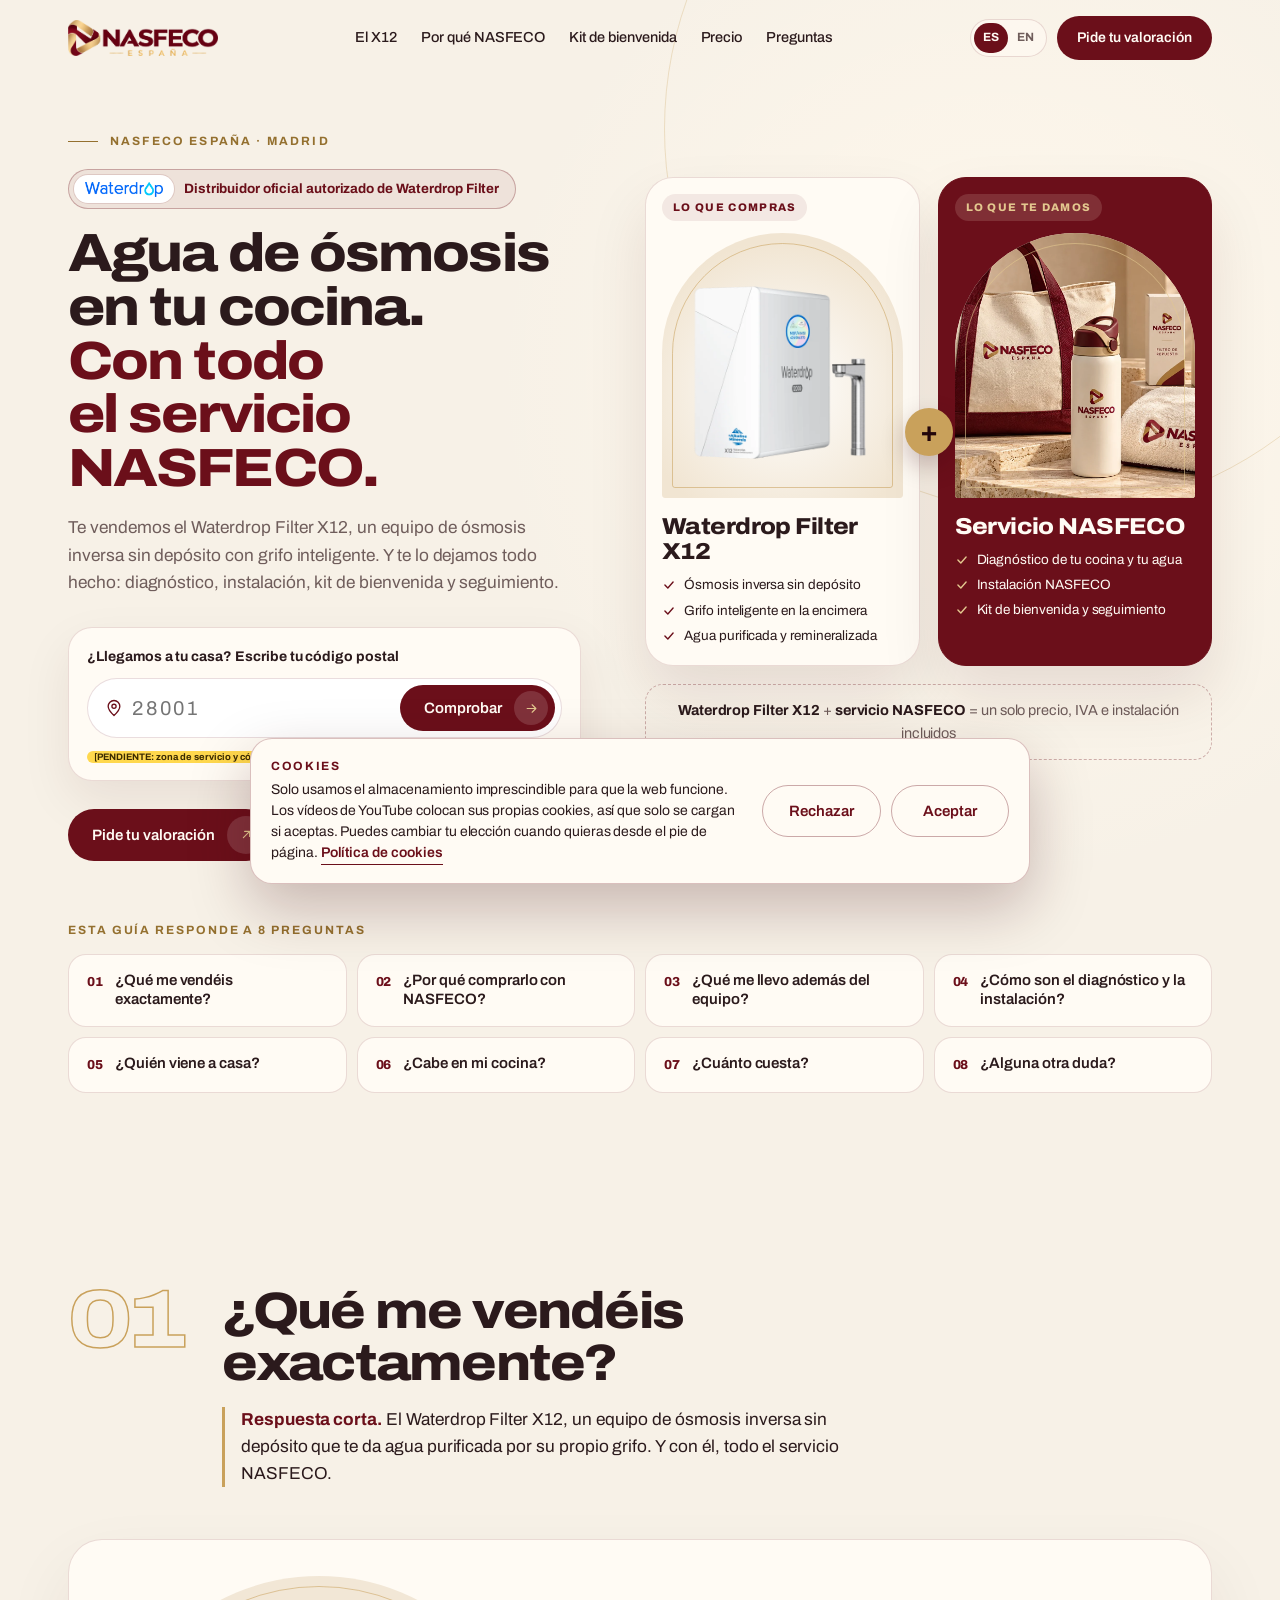
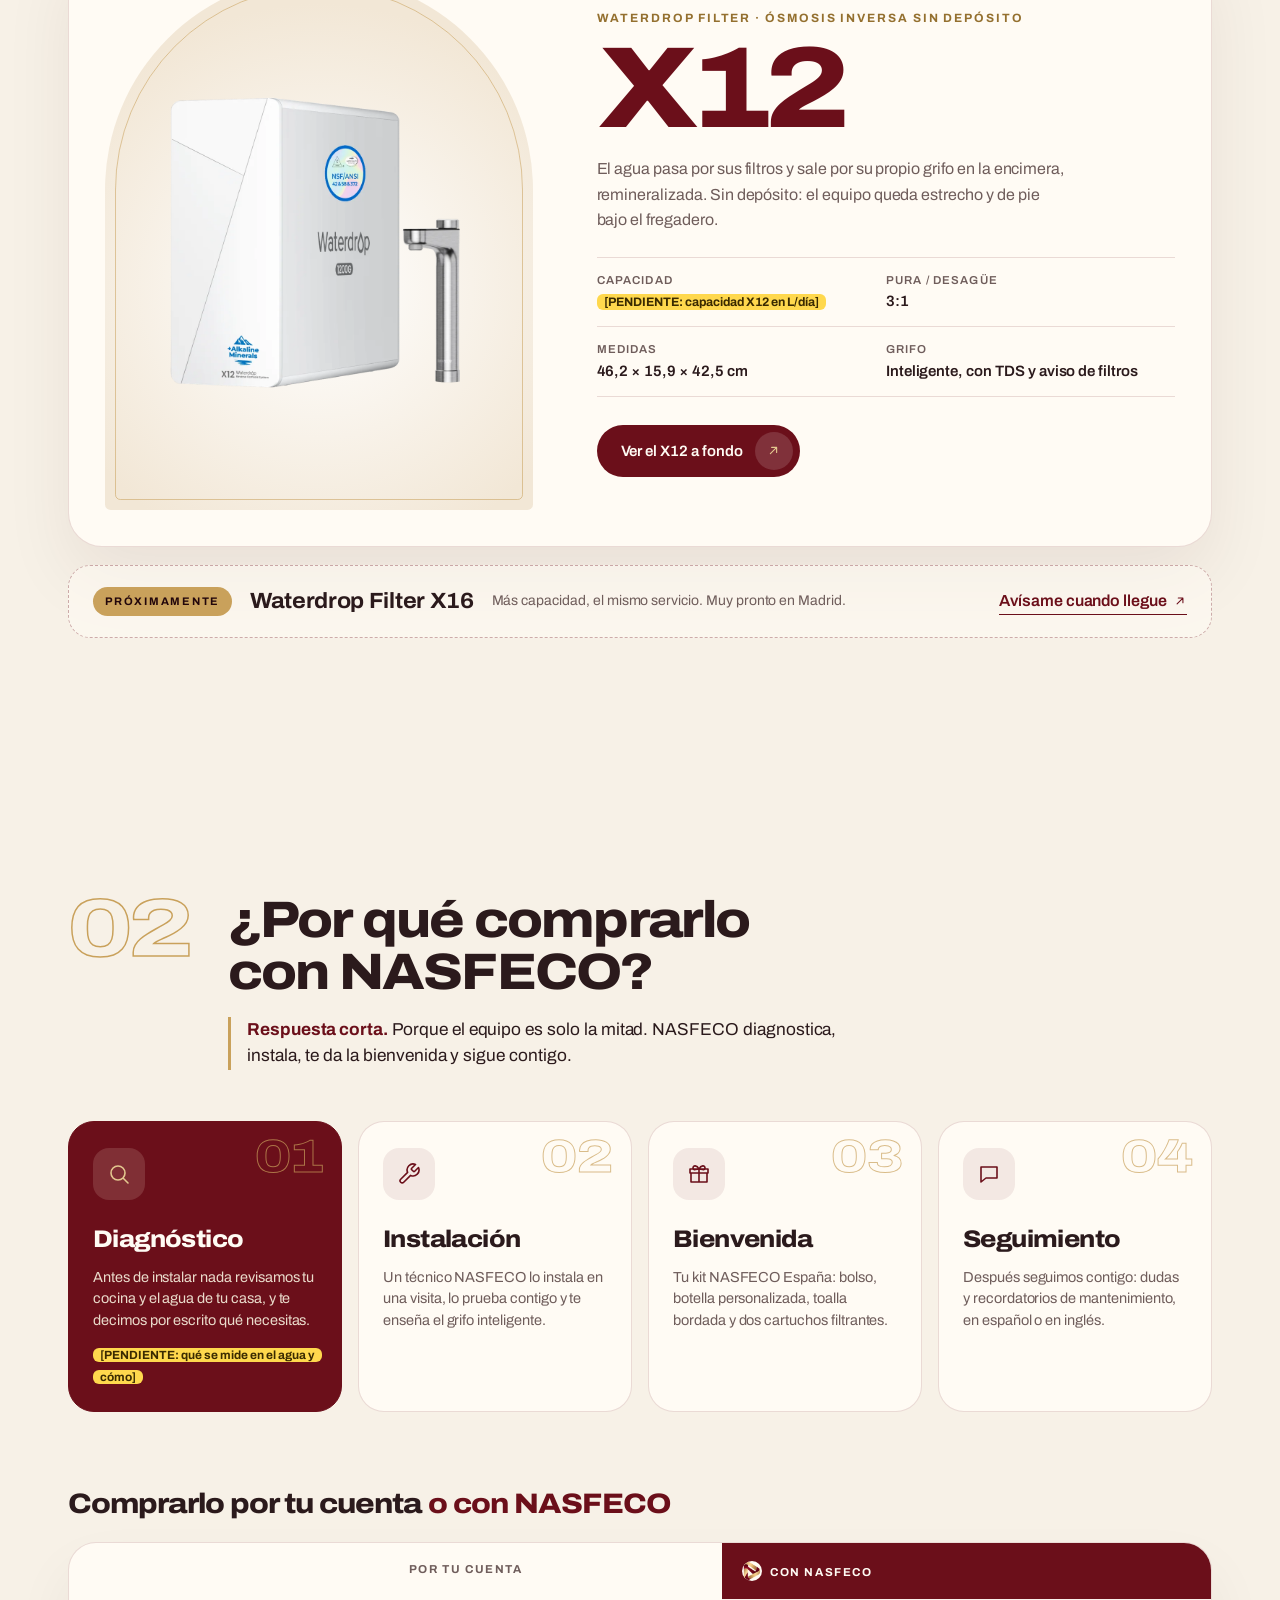
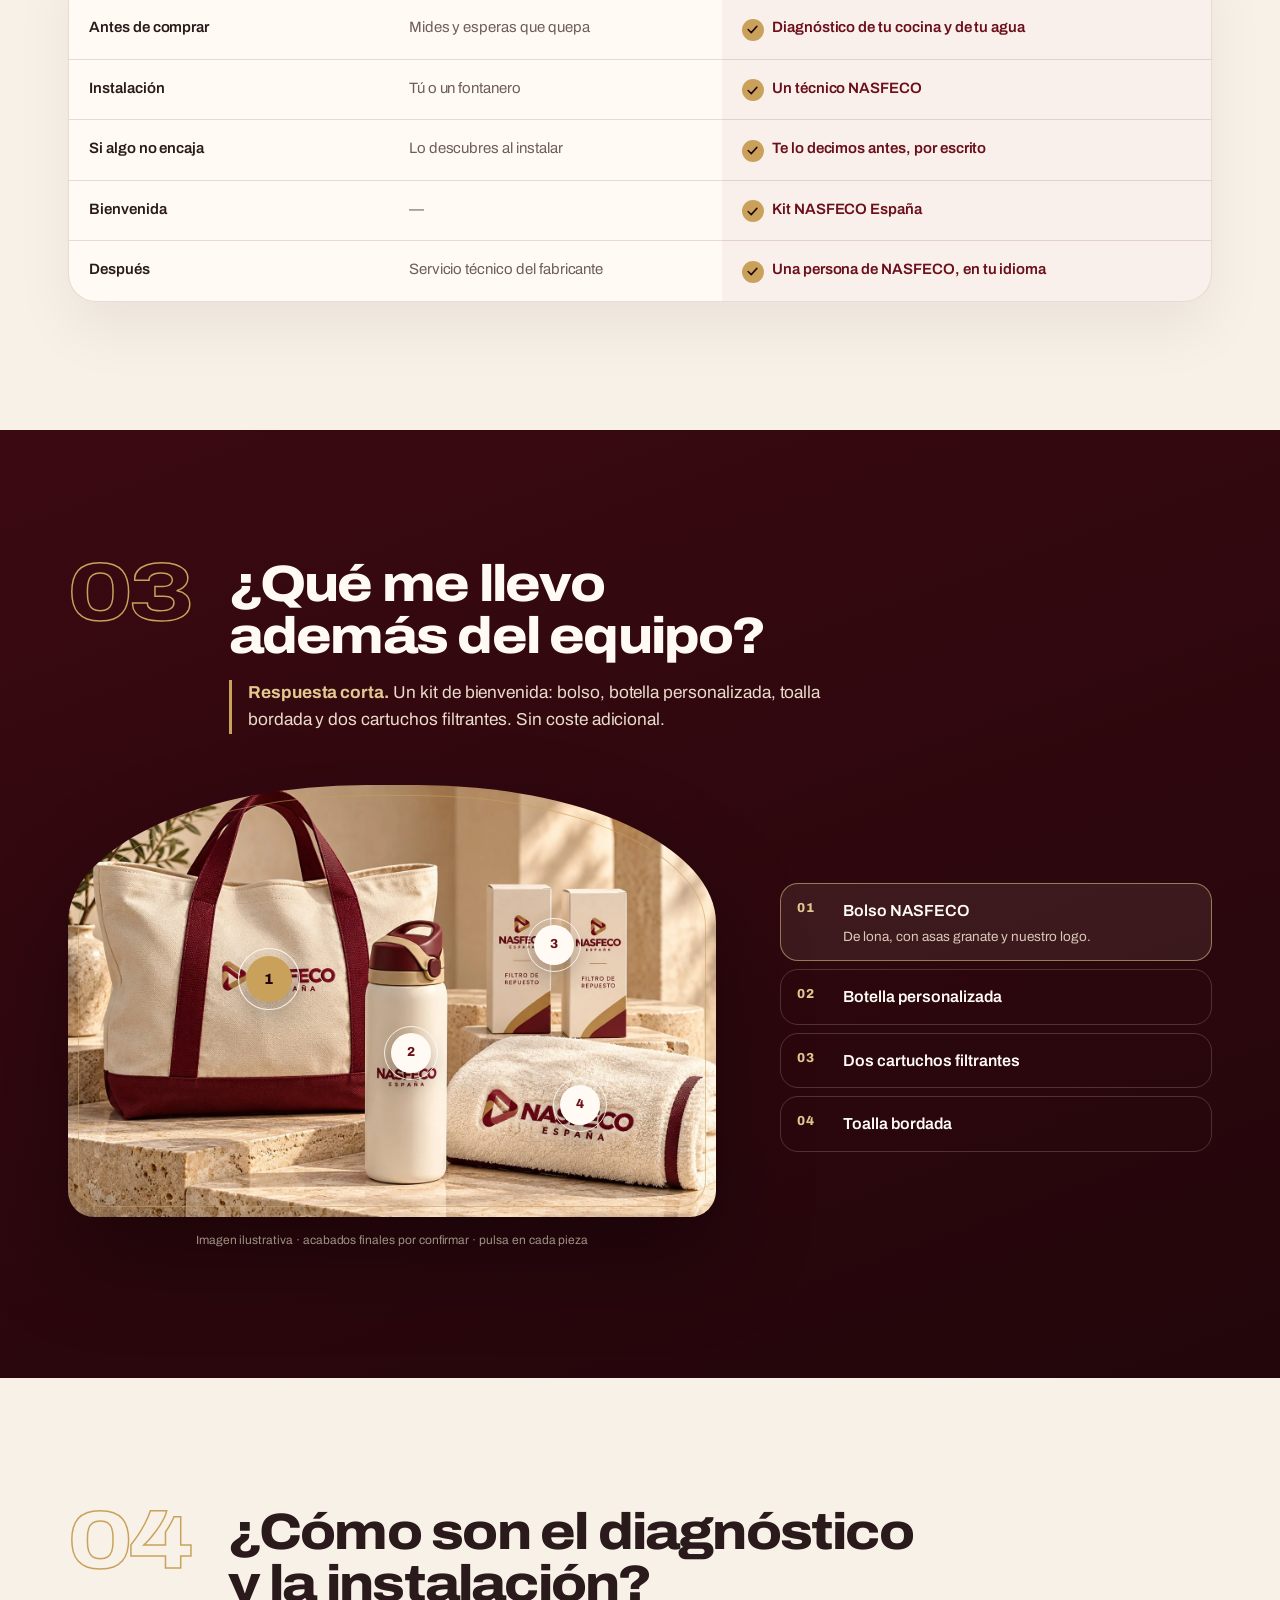
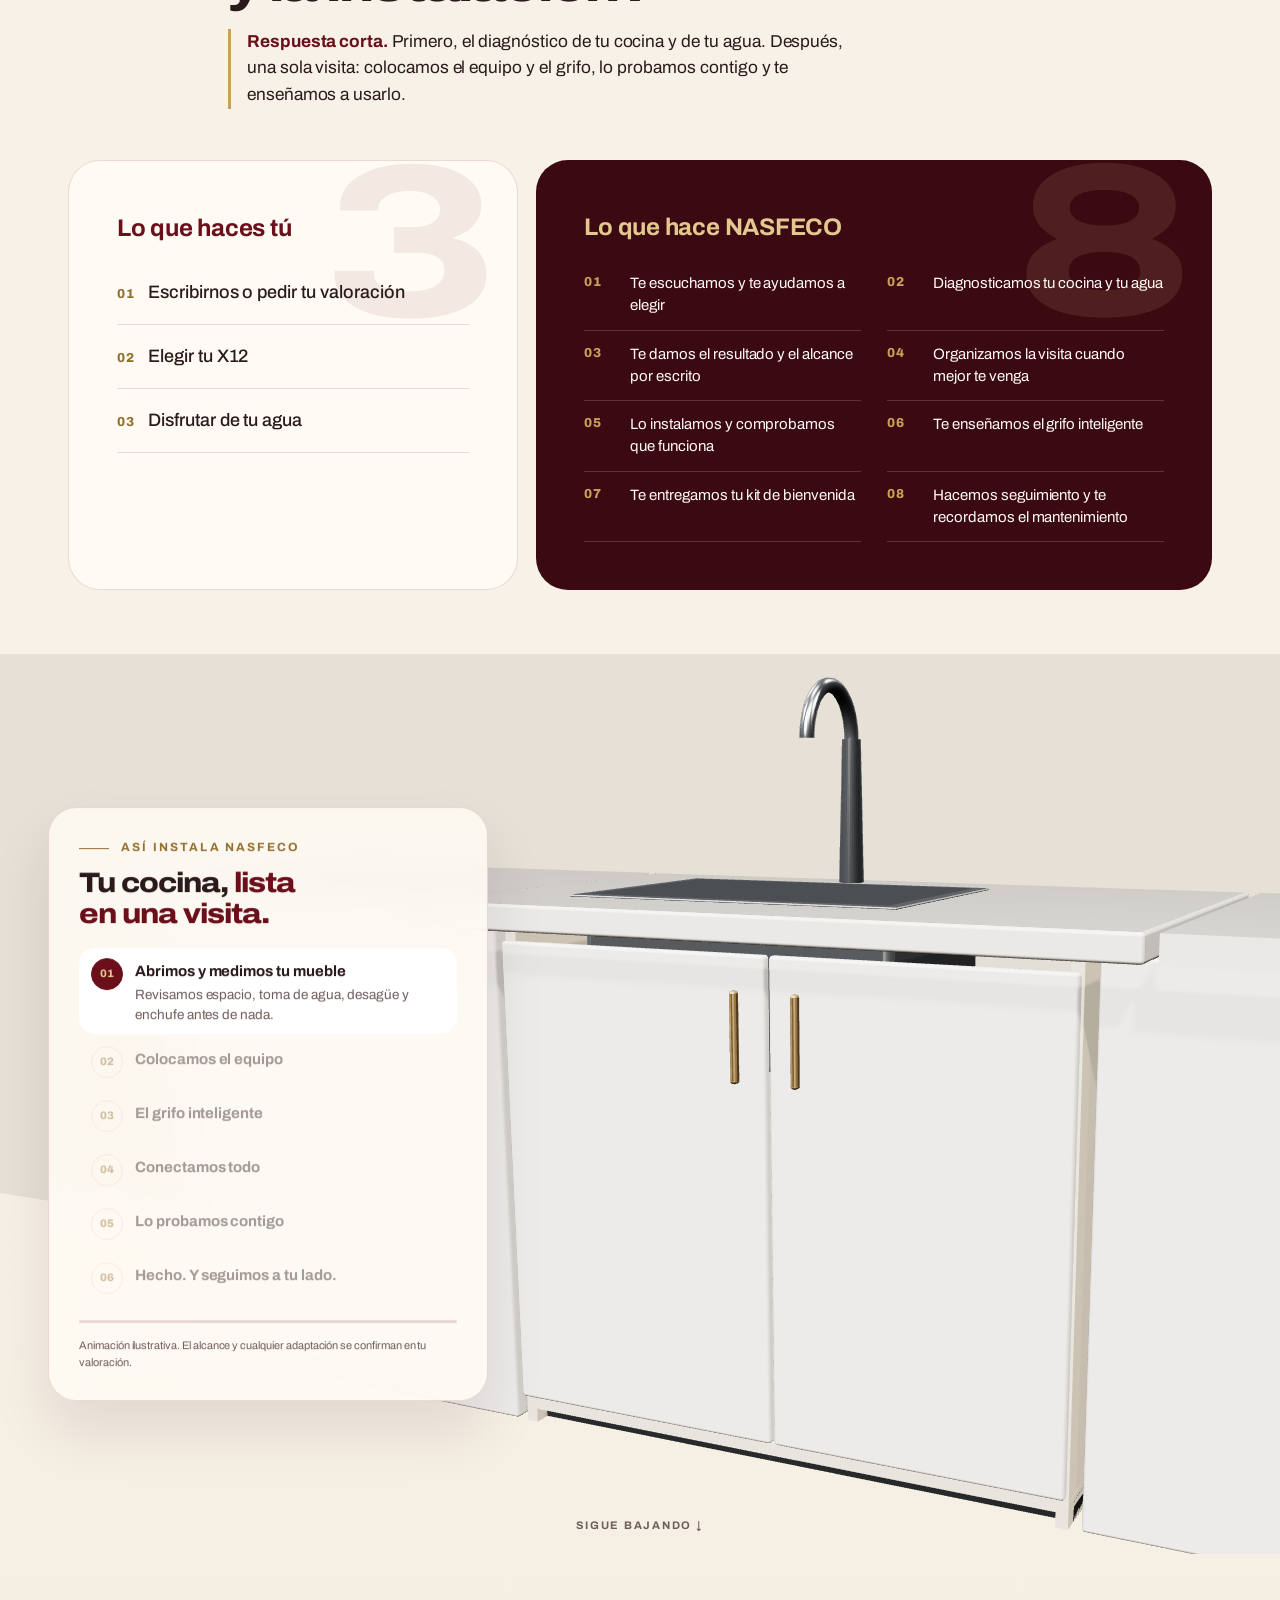
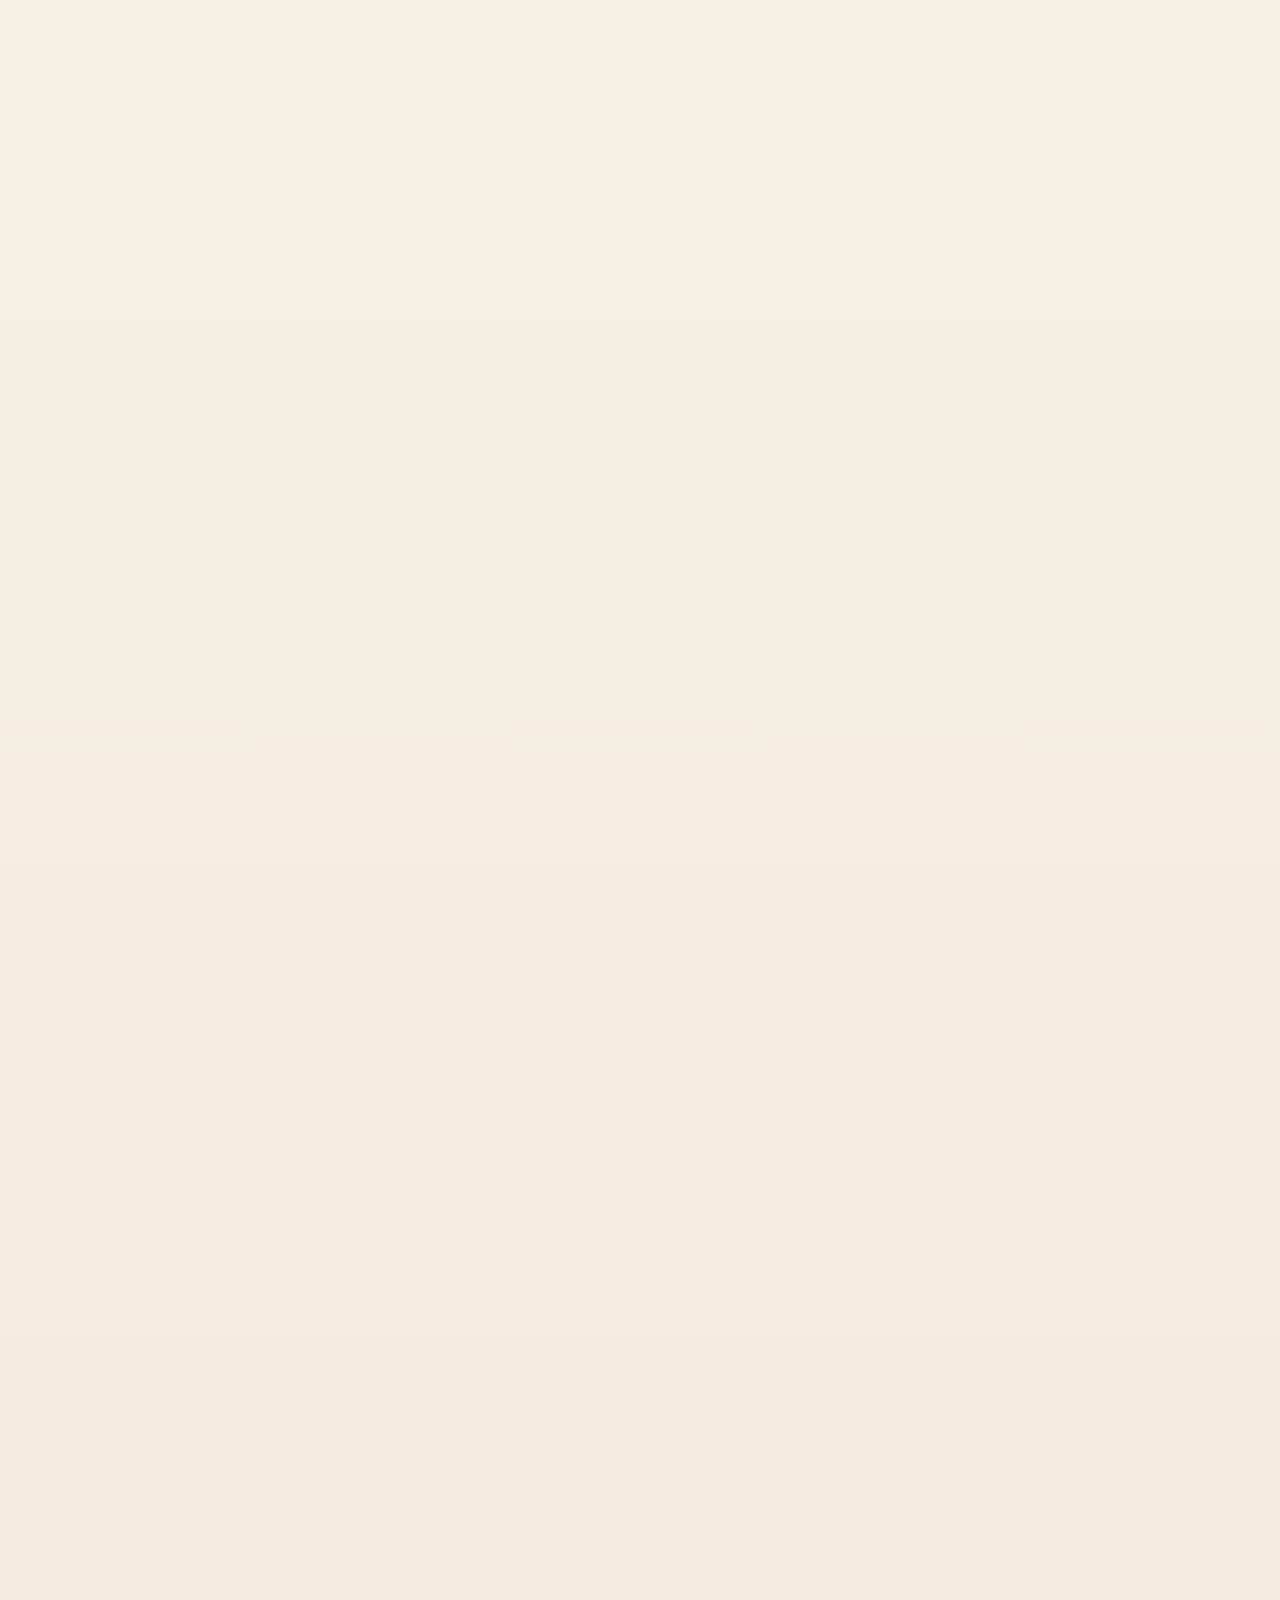
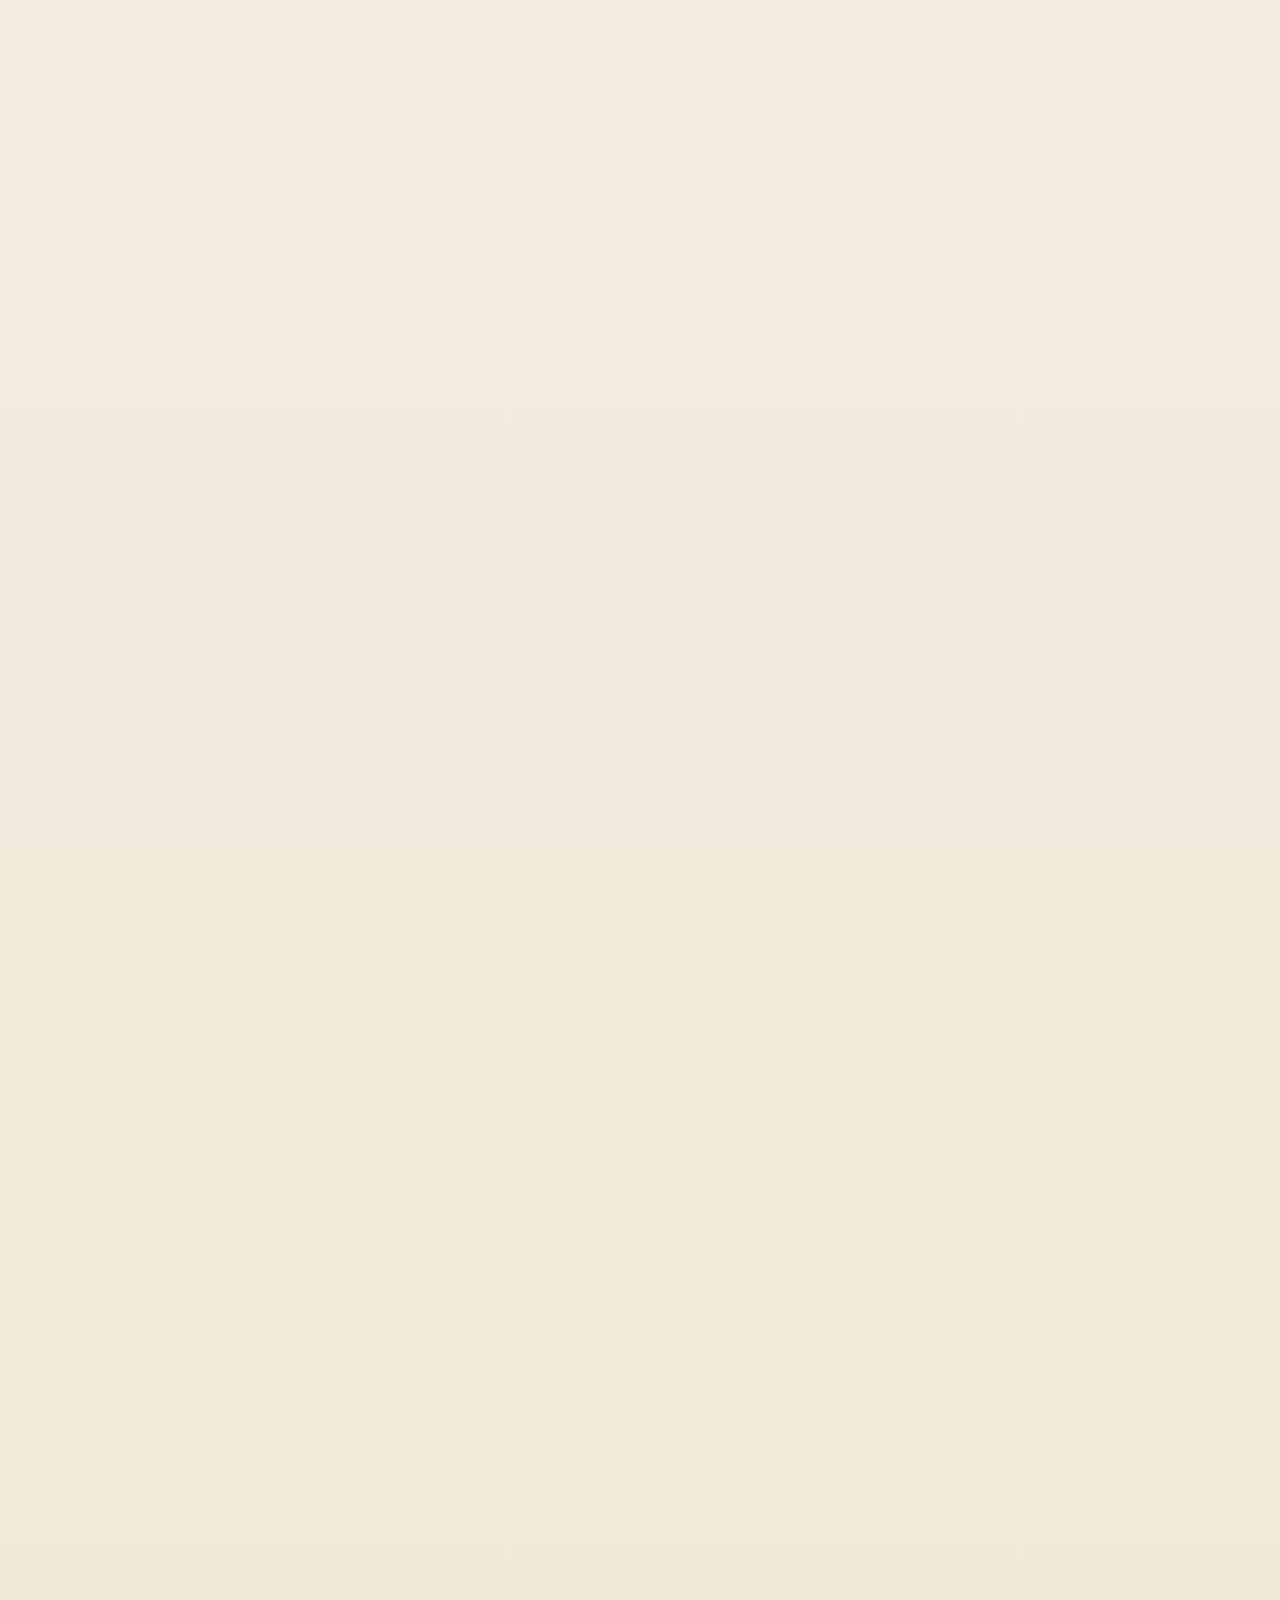
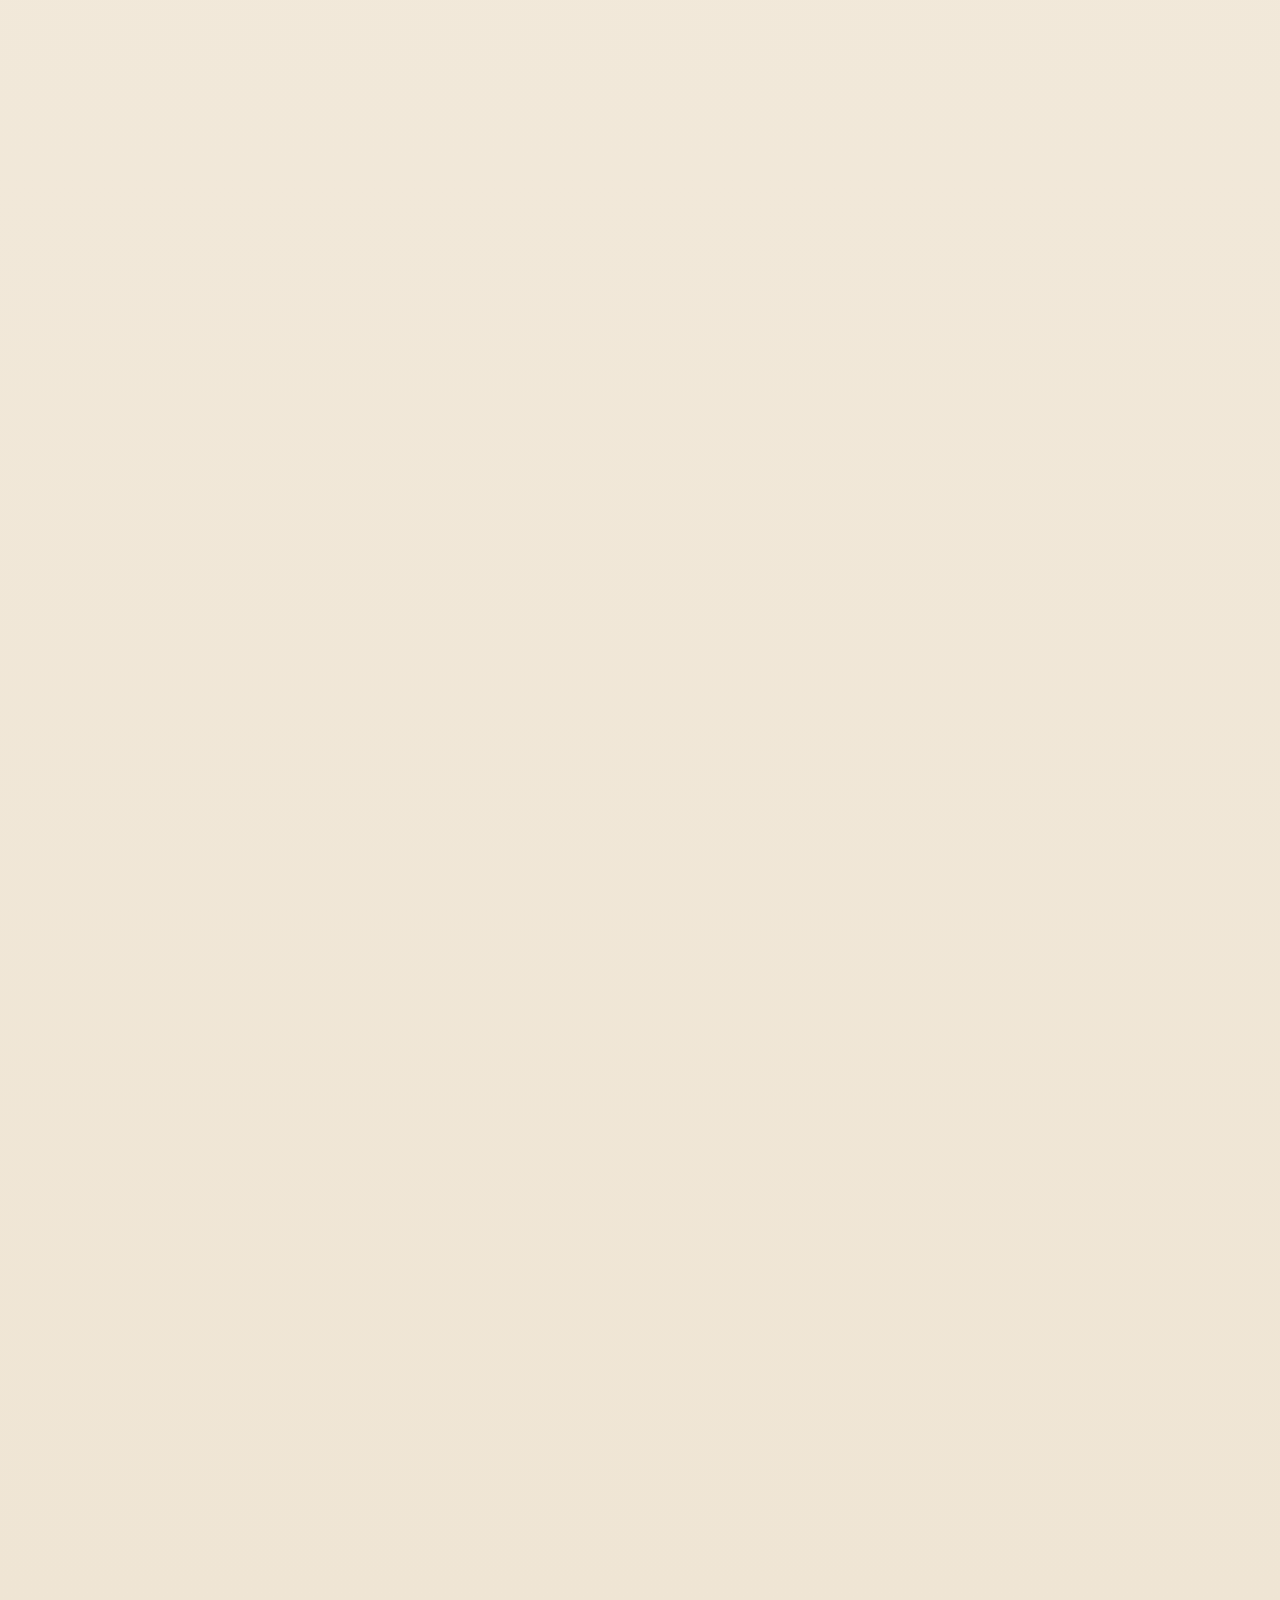
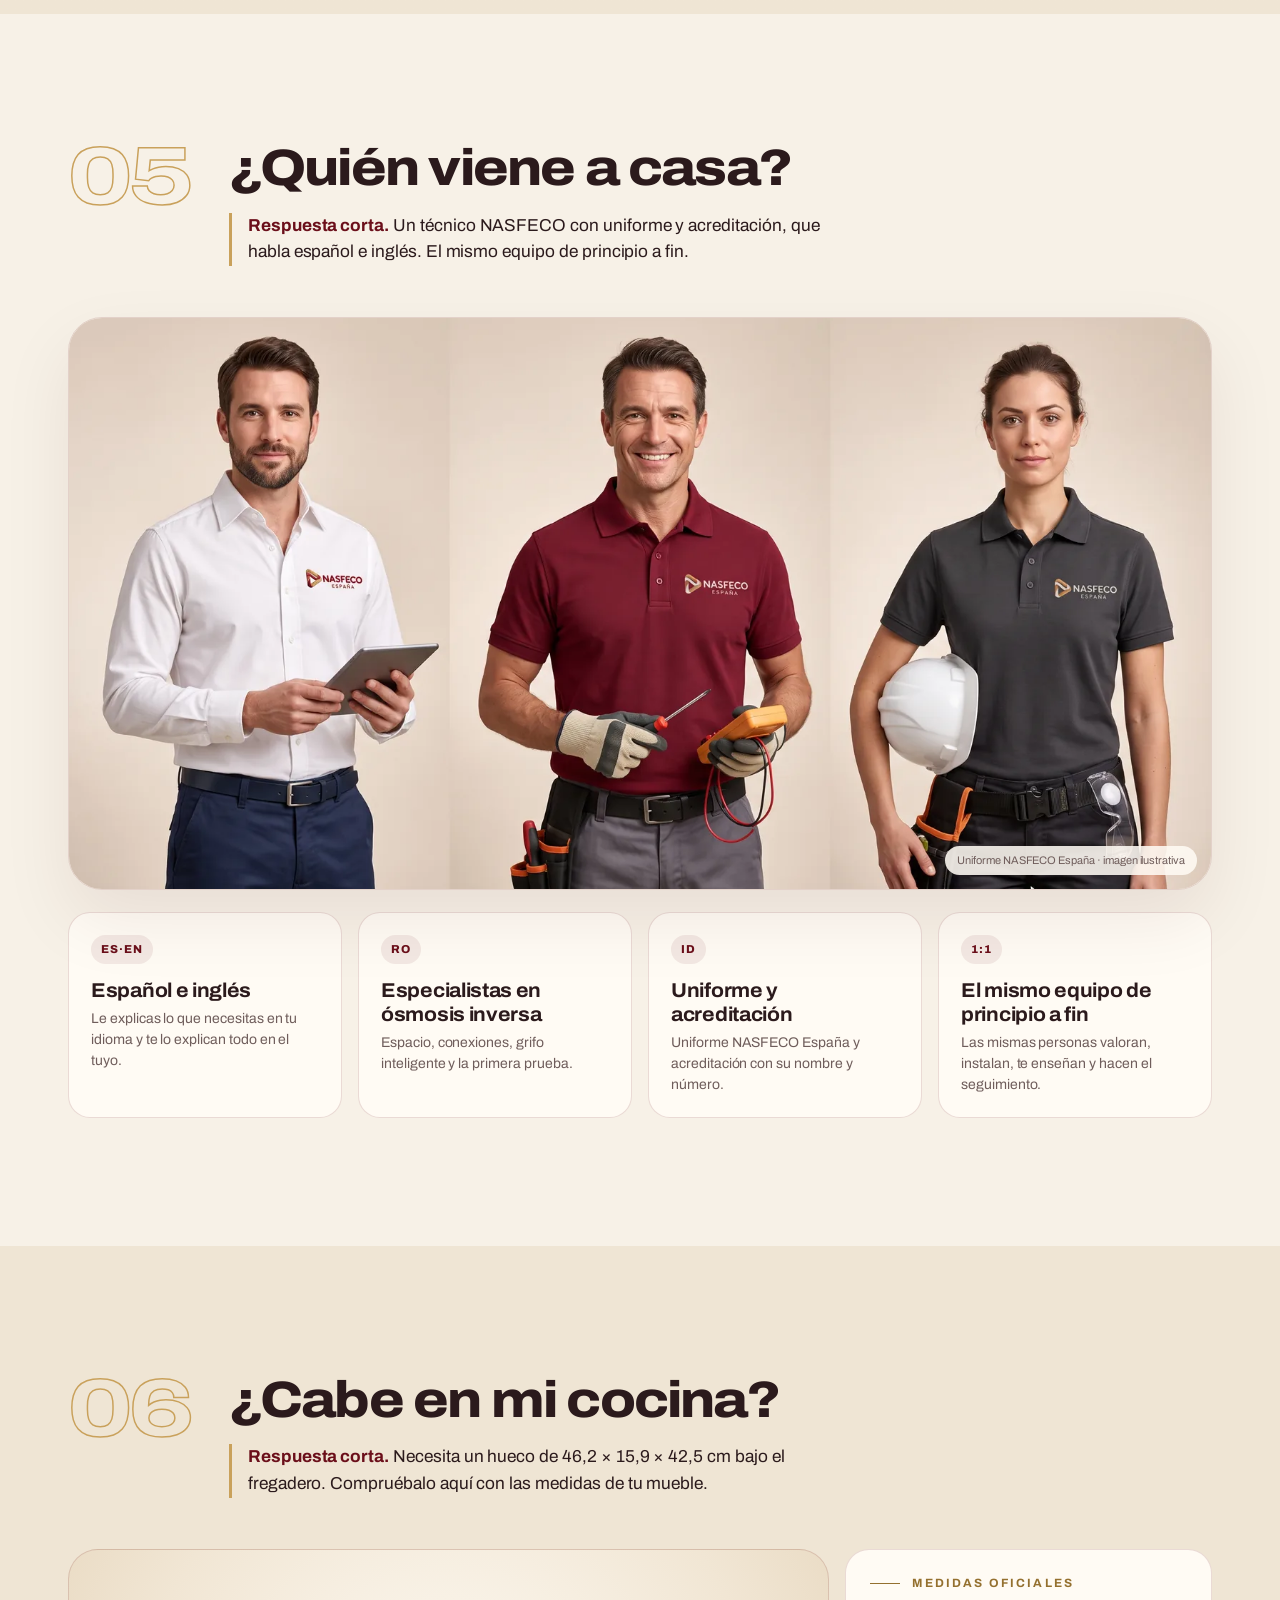
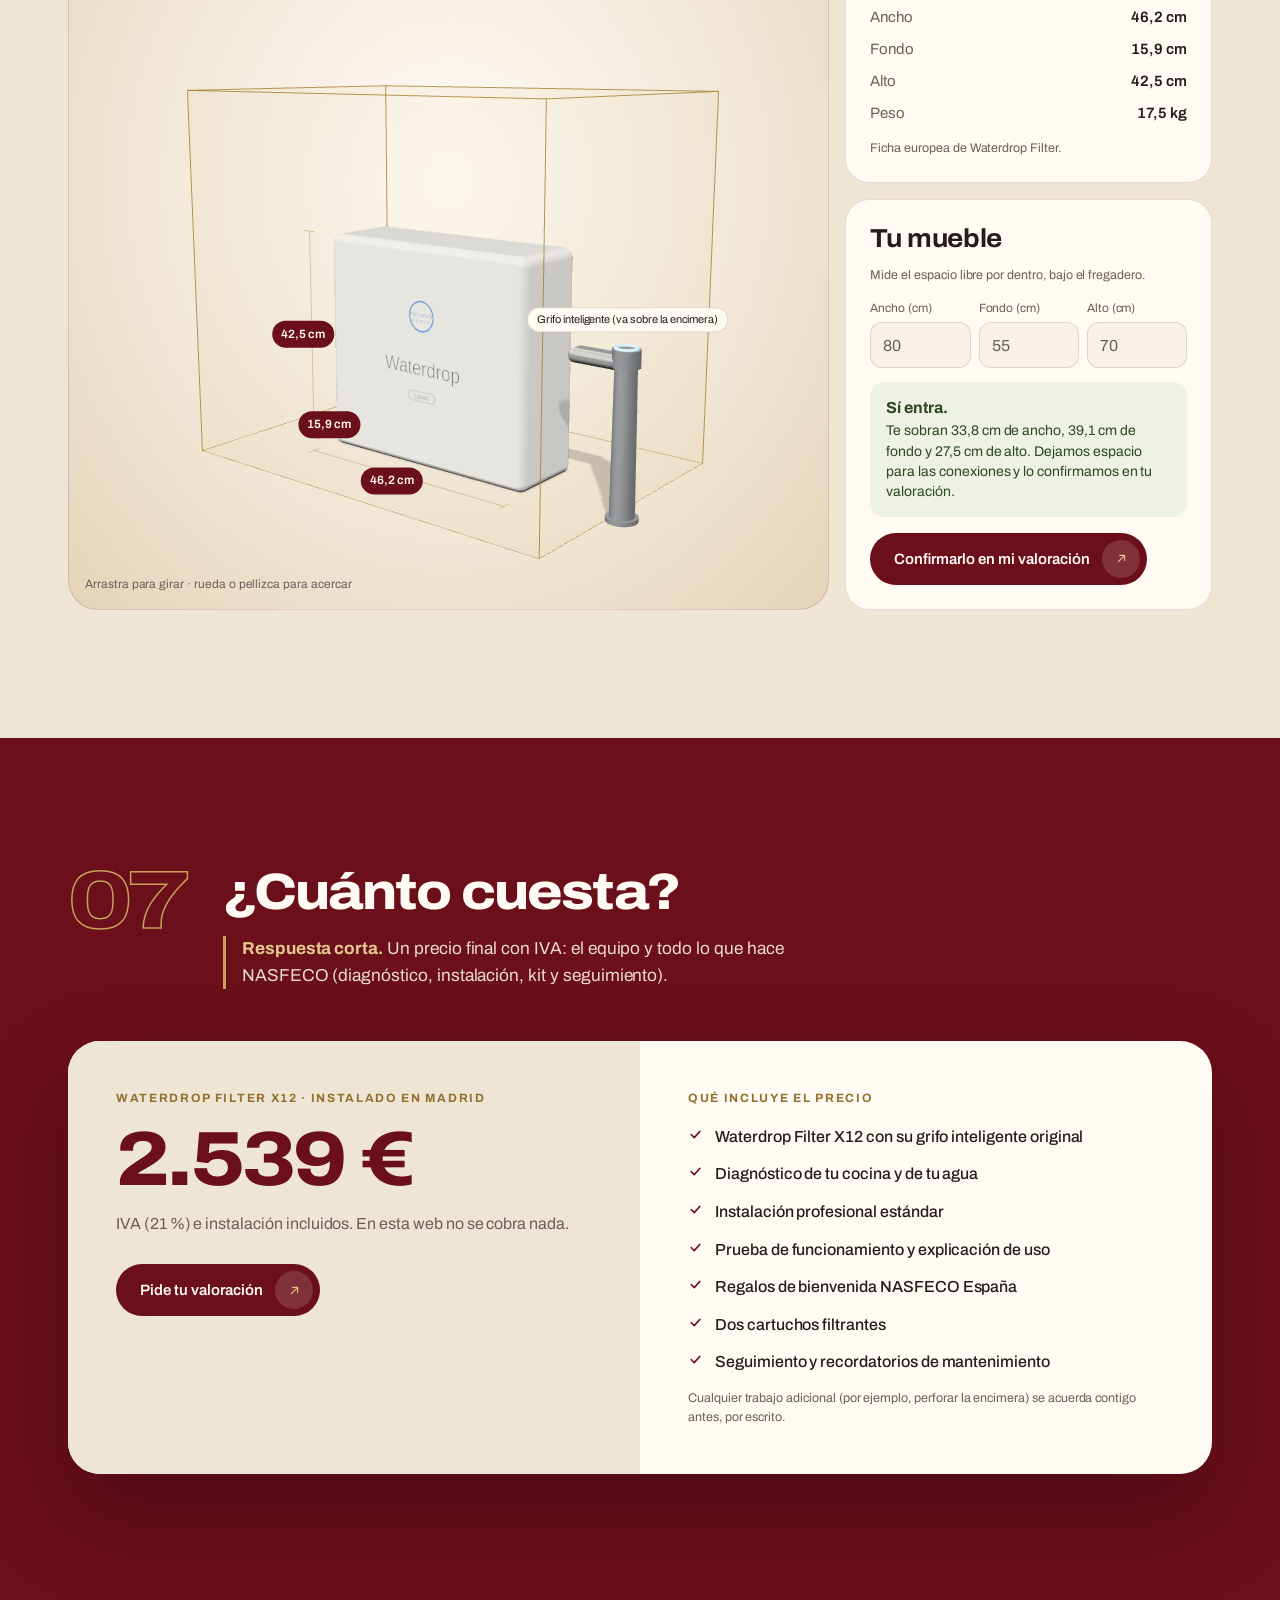
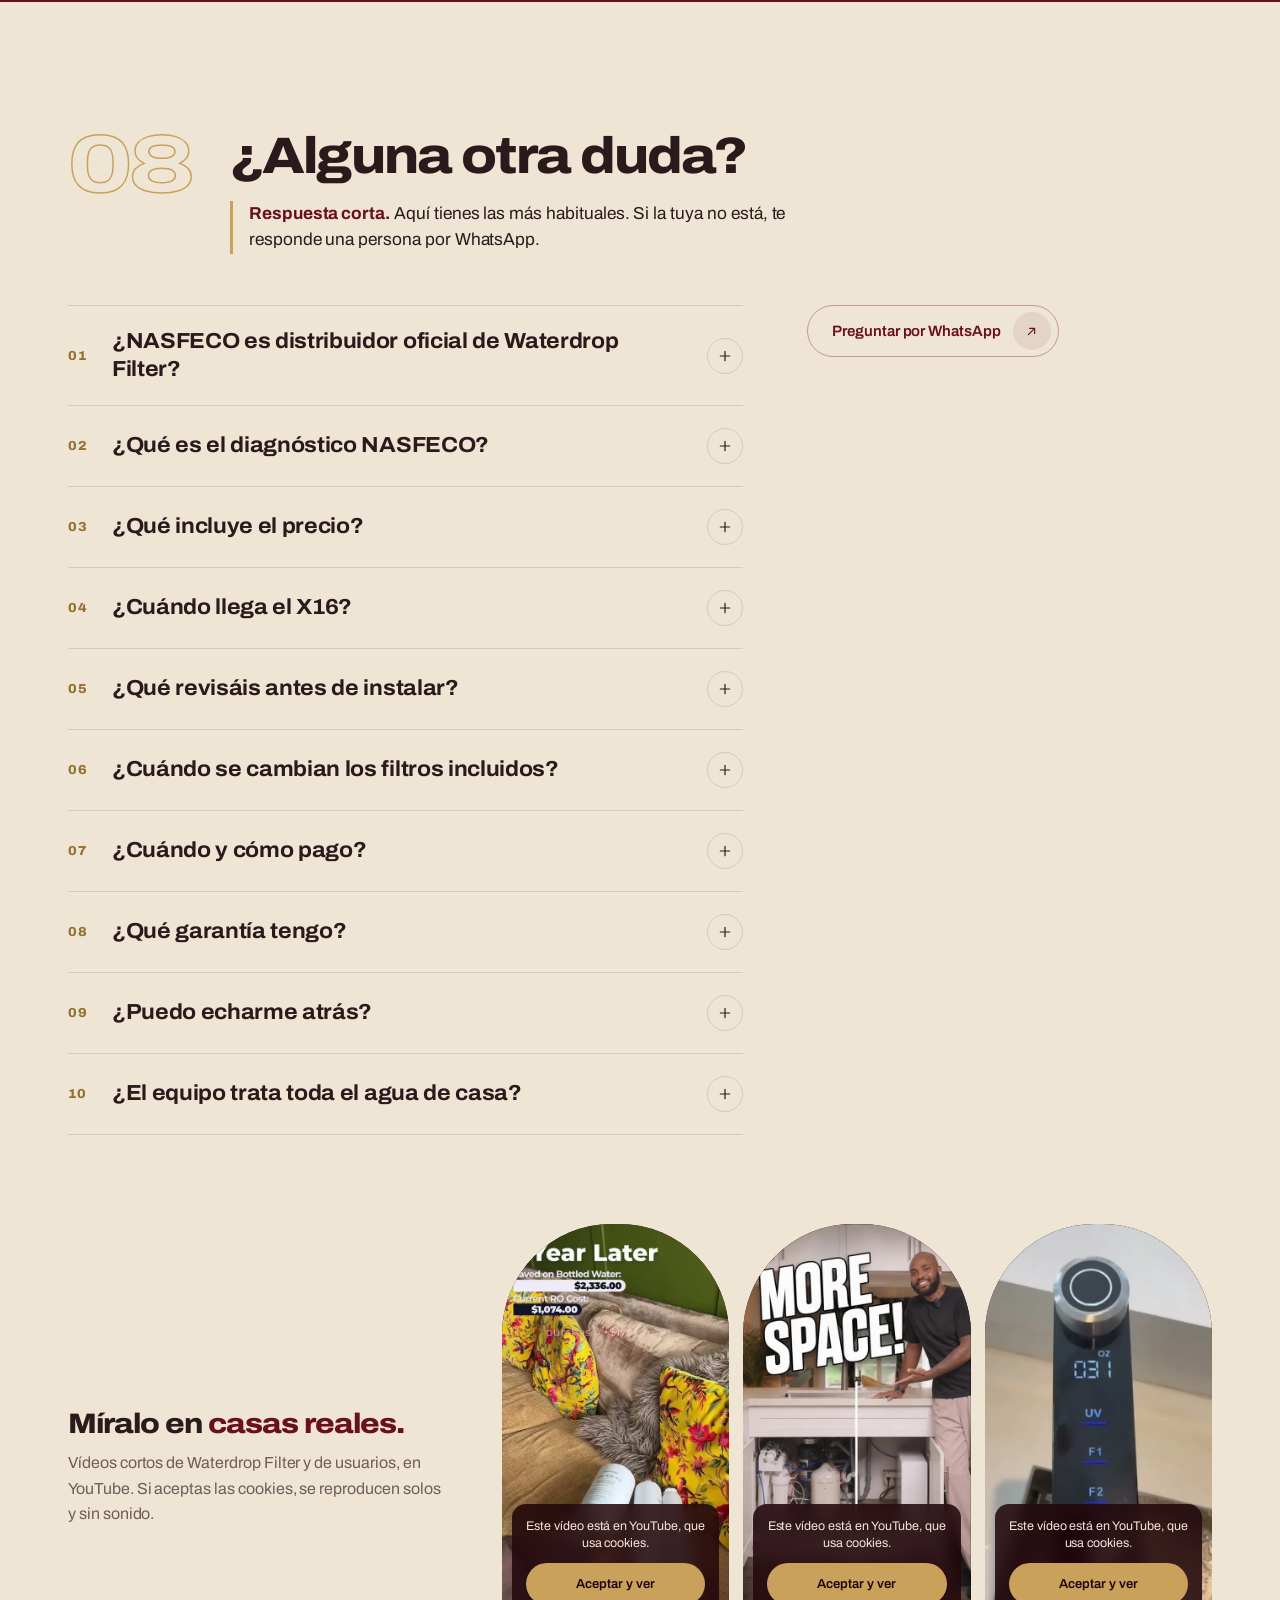
<file: index.html>
<!doctype html>
<html lang="es-ES">
<head>
<meta charset="utf-8">
<meta name="viewport" content="width=device-width, initial-scale=1, viewport-fit=cover">
<title>Ósmosis inversa con instalación en Madrid | Waterdrop Filter · NASFECO</title>
<meta name="description" content="Ósmosis inversa Waterdrop Filter X12 instalada en tu cocina de Madrid por NASFECO. Valoración, IVA y kit de bienvenida incluidos.">
<meta name="robots" content="noindex, nofollow">
<link rel="canonical" href="https://nasfeco.es/">
<meta name="theme-color" content="#F7F1E7">
<link rel="alternate" hreflang="es-ES" href="https://nasfeco.es/"><link rel="alternate" hreflang="en" href="https://nasfeco.es/en"><link rel="alternate" hreflang="x-default" href="https://nasfeco.es/">
<meta property="og:type" content="website"><meta property="og:site_name" content="NASFECO España"><meta property="og:locale" content="es_ES"><meta name="twitter:card" content="summary_large_image"><meta property="og:title" content="Ósmosis inversa con instalación en Madrid | Waterdrop Filter · NASFECO"><meta property="og:description" content="Ósmosis inversa Waterdrop Filter X12 instalada en tu cocina de Madrid por NASFECO. Valoración, IVA y kit de bienvenida incluidos."><meta property="og:image" content="https://nasfeco.es/assets/img/og.jpg"><meta property="og:url" content="https://nasfeco.es/">
<link rel="icon" href="favicon.png"><link rel="apple-touch-icon" href="assets/brand/icon-180.png">
<link rel="preload" as="font" type="font/woff2" href="assets/fonts/ar-latin.woff2" crossorigin>
<style>@font-face{font-family:'Archivo';font-style:normal;font-weight:100 900;font-stretch:62% 125%;font-display:swap;src:url(assets/fonts/ar-latin-ext.woff2) format('woff2');unicode-range:U+0100-02BA,U+02BD-02C5,U+02C7-02CC,U+02CE-02D7,U+02DD-02FF,U+0304,U+0308,U+0329,U+1D00-1DBF,U+1E00-1E9F,U+1EF2-1EFF,U+2020,U+20A0-20AB,U+20AD-20C0,U+2113,U+2C60-2C7F,U+A720-A7FF}@font-face{font-family:'Archivo';font-style:normal;font-weight:100 900;font-stretch:62% 125%;font-display:swap;src:url(assets/fonts/ar-latin.woff2) format('woff2');unicode-range:U+0000-00FF,U+0131,U+0152-0153,U+02BB-02BC,U+02C6,U+02DA,U+02DC,U+0304,U+0308,U+0329,U+2000-206F,U+20AC,U+2122,U+2191,U+2193,U+2212,U+2215,U+FEFF,U+FFFD}</style>
<link rel="stylesheet" href="css/madrid.css?v=55">
<script type="application/ld+json">{"@context": "https://schema.org", "@graph": [{"@type": "LocalBusiness", "@id": "https://nasfeco.es/#business", "name": "NASFECO España", "url": "https://nasfeco.es/", "logo": "https://nasfeco.es/assets/brand/icon-180.png", "image": "https://nasfeco.es/assets/img/og.jpg", "description": "Distribuidor oficial autorizado de Waterdrop Filter. Sistema de ósmosis inversa sin depósito Waterdrop Filter X12 en Madrid, con valoración de tu cocina, instalación profesional, kit de bienvenida y seguimiento.", "areaServed": [{"@type": "City", "name": "Madrid"}], "address": {"@type": "PostalAddress", "addressLocality": "Madrid", "addressCountry": "ES"}, "knowsLanguage": ["es", "en"], "currenciesAccepted": "EUR", "makesOffer": [{"@type": "Offer", "itemOffered": {"@type": "Service", "name": "Instalación de sistema de ósmosis inversa", "areaServed": "Madrid"}}]}, {"@type": "WebSite", "@id": "https://nasfeco.es/#site", "url": "https://nasfeco.es/", "name": "NASFECO España", "inLanguage": "es-ES", "publisher": {"@id": "https://nasfeco.es/#business"}}, {"@type": "FAQPage", "mainEntity": [{"@type": "Question", "name": "¿NASFECO es distribuidor oficial de Waterdrop Filter?", "acceptedAnswer": {"@type": "Answer", "text": "Sí. NASFECO es distribuidor oficial autorizado de Waterdrop Filter. Los equipos que instalamos son productos originales de Waterdrop Filter."}}, {"@type": "Question", "name": "¿Qué es el diagnóstico NASFECO?", "acceptedAnswer": {"@type": "Answer", "text": "Antes de instalar revisamos tu cocina (espacio, toma de agua, desagüe, enchufe y dónde irá el grifo) y el agua de tu casa, y te decimos por escrito qué necesitas. Qué medimos en el agua: [PENDIENTE: qué se mide en el agua y cómo]."}}, {"@type": "Question", "name": "¿Qué incluye el precio?", "acceptedAnswer": {"@type": "Answer", "text": "El equipo con su grifo original, la valoración de tu cocina, la instalación estándar y el kit de bienvenida: bolso, botella personalizada, toalla bordada y dos cartuchos filtrantes. El IVA (21 %) está incluido. El alcance final se confirma por escrito. Precio: 2.239 € con la oferta de lanzamiento (−300 € hasta el 30/11/2026); precio normal 2.539 €. IVA e instalación incluidos."}}, {"@type": "Question", "name": "¿Cuándo llega el X16?", "acceptedAnswer": {"@type": "Answer", "text": "El X16 llega pronto a Madrid. Por ahora NASFECO instala el X12. Escríbenos por WhatsApp y te avisamos cuando llegue."}}, {"@type": "Question", "name": "¿Qué revisáis antes de instalar?", "acceptedAnswer": {"@type": "Answer", "text": "El espacio bajo el fregadero, la toma de agua potable, el desagüe, el enchufe y dónde irá el grifo. También vemos si hay que perforar la encimera o avisar a la comunidad de vecinos. Cualquier trabajo adicional se acuerda antes de empezar."}}, {"@type": "Question", "name": "¿Cuándo se cambian los filtros incluidos?", "acceptedAnswer": {"@type": "Answer", "text": "Se incluyen dos cartuchos filtrantes; sus referencias exactas quedan por escrito. Cuándo se cambian depende del uso y de los límites del fabricante. No son filtros ilimitados ni visitas futuras gratis."}}, {"@type": "Question", "name": "¿Cuándo y cómo pago?", "acceptedAnswer": {"@type": "Answer", "text": "El precio que ves es final, con IVA incluido. Las formas y el momento de pago se confirman contigo antes de la visita y quedan en tu propuesta: [PENDIENTE: formas y momento de pago]. Recibes factura. En esta web no se cobra nada."}}, {"@type": "Question", "name": "¿Qué garantía tengo?", "acceptedAnswer": {"@type": "Answer", "text": "Por ley tienes 3 años de garantía legal sobre el equipo. Como la instalación forma parte del contrato, un fallo por una instalación incorrecta también está cubierto. Si el fabricante da una garantía adicional, se detalla en tu propuesta."}}, {"@type": "Question", "name": "¿Puedo echarme atrás?", "acceptedAnswer": {"@type": "Answer", "text": "Si contratas a distancia o fuera de nuestro establecimiento, tienes 14 días naturales para desistir sin dar explicaciones. Si nos pides instalar dentro de esos 14 días, pagas la parte proporcional del servicio ya prestado, y el derecho termina cuando el servicio se ha prestado por completo con tu consentimiento expreso previo. Lo tienes en las condiciones de contratación."}}, {"@type": "Question", "name": "¿El equipo trata toda el agua de casa?", "acceptedAnswer": {"@type": "Answer", "text": "No. El X12 está pensado para el agua de beber en la cocina, mediante su propio grifo. No es un descalcificador para toda la vivienda ni un sistema para todos los grifos."}}]}]}</script>
</head>
<body class="pg-home has-promo">
<a class="skip" href="#main">Ir al contenido</a>
<div class="pbar" data-promo data-end="2026-11-30T23:59:59+01:00" role="region" aria-label="Oferta de lanzamiento">
  <div class="wrap pbar-in"><b>Oferta de lanzamiento</b><span class="pbar-s">−300 €</span><span class="pbar-l">−300 € en tu Waterdrop Filter X12: pagas 2.239 €, IVA e instalación incluidos</span><span class="pbar-t"><span class="pbar-d">Hasta el 30/11/2026 · </span>termina en <i data-cd>…</i></span></div>
</div>
<header class="hd" id="hd">
  <div class="wrap hd-in">
    <a class="hd-logo" href="index.html" aria-label="NASFECO España"><img src="assets/brand/nasfeco-es.png" alt="NASFECO España" width="170" height="41"></a>
    <nav class="hd-nav" aria-label="Principal"><a href="x12.html">El X12</a><a href="#why">Por qué NASFECO</a><a href="#kit">Kit de bienvenida</a><a href="#price">Precio</a><a href="#faq">Preguntas</a></nav>
    <div class="hd-r">
      <a class="hd-lang" href="en.html" hreflang="en" title="View in English"><b class="on">ES</b><b class="">EN</b></a>
      <button type="button" class="hd-cta" data-book>Pide tu valoración</button>
      <button type="button" class="hd-menu" data-menu aria-expanded="false" aria-controls="mnav" aria-label="Abrir menú"><svg viewBox="0 0 24 24" width="22" height="22" fill="none" stroke="currentColor" stroke-width="1.6" stroke-linecap="round" stroke-linejoin="round" aria-hidden="true"><path d="M4 8h16M4 16h16"/></svg></button>
    </div>
  </div>
</header>
<div class="mnav" id="mnav" hidden>
  <nav><a href="x12.html">El X12</a><a href="#why">Por qué NASFECO</a><a href="#kit">Kit de bienvenida</a><a href="#price">Precio</a><a href="#faq">Preguntas</a></nav>
  <button type="button" class="btn b-wine" data-book><span>Pide tu valoración</span><i><svg viewBox="0 0 24 24" width="15" height="15" fill="none" stroke="currentColor" stroke-width="1.8" stroke-linecap="round" stroke-linejoin="round" aria-hidden="true"><path d="M7 17L17 7M9 7h8v8"/></svg></i></button>
  <a class="mnav-lang" href="en.html">View in English</a>
</div><nav class="rail" aria-label="Índice de la guía"><ol><li><a href="#systems" data-rail="systems"><span>01</span><em>Qué vendemos</em></a></li><li><a href="#why" data-rail="why"><span>02</span><em>Por qué NASFECO</em></a></li><li><a href="#kit" data-rail="kit"><span>03</span><em>Kit</em></a></li><li><a href="#how" data-rail="how"><span>04</span><em>Diagnóstico</em></a></li><li><a href="#team" data-rail="team"><span>05</span><em>Quién viene</em></a></li><li><a href="#measure" data-rail="measure"><span>06</span><em>¿Cabe?</em></a></li><li><a href="#price" data-rail="price"><span>07</span><em>Precio</em></a></li><li><a href="#faq" data-rail="faq"><span>08</span><em>Dudas</em></a></li></ol></nav><main id="main">
<section class="mh mh-5" id="top">
  <div class="wrap mh-g">
    <div class="mh-c">
      <p class="eb"><i></i>NASFECO España · Madrid</p>
      <p class="auth"><b class="auth-lg"><img src="assets/brand/waterdrop-filter-logo.png" alt="Waterdrop Filter" width="280" height="54"></b><span>Distribuidor oficial autorizado de Waterdrop Filter</span></p>
      <h1 class="d1">Agua de ósmosis en tu cocina. <em>Con todo el servicio NASFECO.</em></h1>
      <p class="lead">Te vendemos el Waterdrop Filter X12, un equipo de ósmosis inversa sin depósito con grifo inteligente. Y te lo dejamos todo hecho: diagnóstico, instalación, kit de bienvenida y seguimiento.</p>
      <form class="zona-f zona-c" data-zone novalidate>
      <label for="z-cp">¿Llegamos a tu casa? Escribe tu código postal</label>
      <div class="zona-in"><span><svg viewBox="0 0 24 24" width="20" height="20" fill="none" stroke="currentColor" stroke-width="1.6" stroke-linecap="round" stroke-linejoin="round" aria-hidden="true"><path d="M12 21s-7-6.2-7-11a7 7 0 0114 0c0 4.8-7 11-7 11zM12 12.5a2.5 2.5 0 100-5 2.5 2.5 0 000 5"/></svg></span><input id="z-cp" name="cp" inputmode="numeric" maxlength="5" autocomplete="postal-code" placeholder="28001"><button type="submit" class="btn b-wine"><span>Comprobar</span><i><svg viewBox="0 0 24 24" width="15" height="15" fill="none" stroke="currentColor" stroke-width="1.8" stroke-linecap="round" stroke-linejoin="round" aria-hidden="true"><path d="M5 12h14M13 6l6 6-6 6"/></svg></i></button></div>
      <div class="zona-r" data-zone-r aria-live="polite"></div>
      <p class="fine"><mark class="pend">[PENDIENTE: zona de servicio y códigos postales]</mark></p>
    </form>
      <div class="row"><button type="button" class="btn b-wine" data-book><span>Pide tu valoración</span><i><svg viewBox="0 0 24 24" width="15" height="15" fill="none" stroke="currentColor" stroke-width="1.8" stroke-linecap="round" stroke-linejoin="round" aria-hidden="true"><path d="M7 17L17 7M9 7h8v8"/></svg></i></button><a class="ul" href="#guia">Empezar la guía ↓</a></div>
    </div>
    <div class="mh-duo">
      <a class="hc hc-buy" href="x12.html">
        <span class="hc-k">Lo que compras</span>
        <span class="arch hc-a"><img src="assets/products/x12-silver.webp" alt="Waterdrop Filter X12" fetchpriority="high"></span>
        <b class="hc-t">Waterdrop Filter X12</b>
        <ul><li><svg viewBox="0 0 24 24" width="14" height="14" fill="none" stroke="currentColor" stroke-width="2.4" stroke-linecap="round" stroke-linejoin="round" aria-hidden="true"><path d="M5 12l5 5 9-10"/></svg><span>Ósmosis inversa sin depósito</span></li><li><svg viewBox="0 0 24 24" width="14" height="14" fill="none" stroke="currentColor" stroke-width="2.4" stroke-linecap="round" stroke-linejoin="round" aria-hidden="true"><path d="M5 12l5 5 9-10"/></svg><span>Grifo inteligente en la encimera</span></li><li><svg viewBox="0 0 24 24" width="14" height="14" fill="none" stroke="currentColor" stroke-width="2.4" stroke-linecap="round" stroke-linejoin="round" aria-hidden="true"><path d="M5 12l5 5 9-10"/></svg><span>Agua purificada y remineralizada</span></li></ul>
      </a>
      <span class="hc-plus" aria-hidden="true">+</span>
      <a class="hc hc-give" href="#why">
        <span class="hc-k">Lo que te damos</span>
        <span class="arch hc-a"><img src="assets/img/welcome-kit.webp" alt="Kit de bienvenida NASFECO España"></span>
        <b class="hc-t">Servicio NASFECO</b>
        <ul><li><svg viewBox="0 0 24 24" width="14" height="14" fill="none" stroke="currentColor" stroke-width="2.4" stroke-linecap="round" stroke-linejoin="round" aria-hidden="true"><path d="M5 12l5 5 9-10"/></svg><span>Diagnóstico de tu cocina y tu agua</span></li><li><svg viewBox="0 0 24 24" width="14" height="14" fill="none" stroke="currentColor" stroke-width="2.4" stroke-linecap="round" stroke-linejoin="round" aria-hidden="true"><path d="M5 12l5 5 9-10"/></svg><span>Instalación NASFECO</span></li><li><svg viewBox="0 0 24 24" width="14" height="14" fill="none" stroke="currentColor" stroke-width="2.4" stroke-linecap="round" stroke-linejoin="round" aria-hidden="true"><path d="M5 12l5 5 9-10"/></svg><span>Kit de bienvenida y seguimiento</span></li></ul>
      </a>
      <p class="hc-eq"><b>Waterdrop Filter X12</b> + <b>servicio NASFECO</b> = un solo precio, IVA e instalación incluidos</p>
      <div class="hc-price"><span class="pz" data-promo-on><span class="pz-tag">Oferta de lanzamiento · −300 €</span><span class="pz-row"><b class="pz-now">2.239 €</b><s>2.539 €</s></span></span><span class="pz" data-promo-off hidden><b class="pz-now">2.539 €</b></span></div>
    </div>
  </div>
</section>
<section class="toc" id="guia">
  <div class="wrap">
    <p class="toc-t">Esta guía responde a 8 preguntas</p>
    <ol class="toc-l"><li><a href="#systems"><span>01</span><b>¿Qué me vendéis exactamente?</b></a></li><li><a href="#why"><span>02</span><b>¿Por qué comprarlo con NASFECO?</b></a></li><li><a href="#kit"><span>03</span><b>¿Qué me llevo además del equipo?</b></a></li><li><a href="#how"><span>04</span><b>¿Cómo son el diagnóstico y la instalación?</b></a></li><li><a href="#team"><span>05</span><b>¿Quién viene a casa?</b></a></li><li><a href="#measure"><span>06</span><b>¿Cabe en mi cocina?</b></a></li><li><a href="#price"><span>07</span><b>¿Cuánto cuesta?</b></a></li><li><a href="#faq"><span>08</span><b>¿Alguna otra duda?</b></a></li></ol>
  </div>
</section>
<section class="ch eq" id="systems" data-ch>
  <div class="wrap">
    <header class="ch-h rv"><span class="ch-n">01</span><div><h2 class="q">¿Qué me vendéis exactamente?</h2><p class="ans"><b>Respuesta corta.</b> El Waterdrop Filter X12, un equipo de ósmosis inversa sin depósito que te da agua purificada por su propio grifo. Y con él, todo el servicio NASFECO.</p></div></header>
    
    <article class="eq-card rv">
      <a class="arch eq-img" href="x12.html" aria-label="Ver Waterdrop Filter X12"><img src="assets/products/x12-silver.webp" alt="Waterdrop Filter X12" loading="lazy"></a>
      <div class="eq-b">
        <p class="eq-k">Waterdrop Filter · ósmosis inversa sin depósito</p>
        <h3 class="eq-n">X12</h3>
        <p class="eq-d">El agua pasa por sus filtros y sale por su propio grifo en la encimera, remineralizada. Sin depósito: el equipo queda estrecho y de pie bajo el fregadero.</p>
        <dl class="eq-dl"><div><dt>Capacidad</dt><dd><mark class="pend">[PENDIENTE: capacidad X12 en L/día]</mark></dd></div><div><dt>Pura / desagüe</dt><dd>3:1</dd></div><div><dt>Medidas</dt><dd>46,2 × 15,9 × 42,5 cm</dd></div><div><dt>Grifo</dt><dd>Inteligente, con TDS y aviso de filtros</dd></div></dl>
        <div class="row"><a class="btn b-wine" href="x12.html" ><span>Ver el X12 a fondo</span><i><svg viewBox="0 0 24 24" width="15" height="15" fill="none" stroke="currentColor" stroke-width="1.8" stroke-linecap="round" stroke-linejoin="round" aria-hidden="true"><path d="M7 17L17 7M9 7h8v8"/></svg></i></a></div>
      </div>
    </article>
    <div class="eq-soon rv"><span class="tag">Próximamente</span><b>Waterdrop Filter X16</b><span>Más capacidad, el mismo servicio. Muy pronto en Madrid.</span><a class="ul" href="https://wa.me/?text=%C2%A1Hola%20NASFECO%21%20Avisadme%20cuando%20llegue%20el%20Waterdrop%20Filter%20X16%20a%20Madrid." target="_blank" rel="noopener">Avísame cuando llegue <svg viewBox="0 0 24 24" width="14" height="14" fill="none" stroke="currentColor" stroke-width="1.8" stroke-linecap="round" stroke-linejoin="round" aria-hidden="true"><path d="M7 17L17 7M9 7h8v8"/></svg></a></div>
  </div>
</section>
<section class="ch why" id="why" data-ch>
  <div class="wrap">
    <header class="ch-h rv"><span class="ch-n">02</span><div><h2 class="q">¿Por qué comprarlo con NASFECO?</h2><p class="ans"><b>Respuesta corta.</b> Porque el equipo es solo la mitad. NASFECO diagnostica, instala, te da la bienvenida y sigue contigo.</p></div></header>
    <div class="pl-g"><article class="pl rv"><span class="pl-n">01</span><i><svg viewBox="0 0 24 24" width="24" height="24" fill="none" stroke="currentColor" stroke-width="1.6" stroke-linecap="round" stroke-linejoin="round" aria-hidden="true"><path d="M11 18a7 7 0 100-14 7 7 0 000 14zM21 21l-5-5"/></svg></i><h3>Diagnóstico</h3><p>Antes de instalar nada revisamos tu cocina y el agua de tu casa, y te decimos por escrito qué necesitas.</p><p class="fine"><mark class="pend">[PENDIENTE: qué se mide en el agua y cómo]</mark></p></article><article class="pl rv"><span class="pl-n">02</span><i><svg viewBox="0 0 24 24" width="24" height="24" fill="none" stroke="currentColor" stroke-width="1.6" stroke-linecap="round" stroke-linejoin="round" aria-hidden="true"><path d="M14.7 6.3a1 1 0 000 1.4l1.6 1.6a1 1 0 001.4 0l3.8-3.8a6 6 0 01-7.9 7.9l-6.9 6.9a2.1 2.1 0 01-3-3l6.9-6.9a6 6 0 017.9-7.9z"/></svg></i><h3>Instalación</h3><p>Un técnico NASFECO lo instala en una visita, lo prueba contigo y te enseña el grifo inteligente.</p></article><article class="pl rv"><span class="pl-n">03</span><i><svg viewBox="0 0 24 24" width="24" height="24" fill="none" stroke="currentColor" stroke-width="1.6" stroke-linecap="round" stroke-linejoin="round" aria-hidden="true"><path d="M4 11h16v9H4zM3 7h18v4H3zM12 7v13M12 7c-2-4-6-4-6-1s4 1 6 1c2 0 6 2 6-1s-4-3-6 1"/></svg></i><h3>Bienvenida</h3><p>Tu kit NASFECO España: bolso, botella personalizada, toalla bordada y dos cartuchos filtrantes.</p></article><article class="pl rv"><span class="pl-n">04</span><i><svg viewBox="0 0 24 24" width="24" height="24" fill="none" stroke="currentColor" stroke-width="1.6" stroke-linecap="round" stroke-linejoin="round" aria-hidden="true"><path d="M4 5h16v11H9l-5 4z"/></svg></i><h3>Seguimiento</h3><p>Después seguimos contigo: dudas y recordatorios de mantenimiento, en español o en inglés.</p></article></div>
    <h3 class="d3 why-t rv">Comprarlo por tu cuenta <em>o con NASFECO</em></h3>
    <div class="tbl rv"><table><thead><tr><th></th><th scope="col">Por tu cuenta</th><th scope="col"><img src="assets/brand/mark-color.png" alt="">Con NASFECO</th></tr></thead><tbody><tr><th scope="row">Antes de comprar</th><td>Mides y esperas que quepa</td><td><i><svg viewBox="0 0 24 24" width="15" height="15" fill="none" stroke="currentColor" stroke-width="2.4" stroke-linecap="round" stroke-linejoin="round" aria-hidden="true"><path d="M5 12l5 5 9-10"/></svg></i>Diagnóstico de tu cocina y de tu agua</td></tr><tr><th scope="row">Instalación</th><td>Tú o un fontanero</td><td><i><svg viewBox="0 0 24 24" width="15" height="15" fill="none" stroke="currentColor" stroke-width="2.4" stroke-linecap="round" stroke-linejoin="round" aria-hidden="true"><path d="M5 12l5 5 9-10"/></svg></i>Un técnico NASFECO</td></tr><tr><th scope="row">Si algo no encaja</th><td>Lo descubres al instalar</td><td><i><svg viewBox="0 0 24 24" width="15" height="15" fill="none" stroke="currentColor" stroke-width="2.4" stroke-linecap="round" stroke-linejoin="round" aria-hidden="true"><path d="M5 12l5 5 9-10"/></svg></i>Te lo decimos antes, por escrito</td></tr><tr><th scope="row">Bienvenida</th><td>—</td><td><i><svg viewBox="0 0 24 24" width="15" height="15" fill="none" stroke="currentColor" stroke-width="2.4" stroke-linecap="round" stroke-linejoin="round" aria-hidden="true"><path d="M5 12l5 5 9-10"/></svg></i>Kit NASFECO España</td></tr><tr><th scope="row">Después</th><td>Servicio técnico del fabricante</td><td><i><svg viewBox="0 0 24 24" width="15" height="15" fill="none" stroke="currentColor" stroke-width="2.4" stroke-linecap="round" stroke-linejoin="round" aria-hidden="true"><path d="M5 12l5 5 9-10"/></svg></i>Una persona de NASFECO, en tu idioma</td></tr></tbody></table></div>
  </div>
</section>
<section class="ch kitm" id="kit" data-ch>
  <div class="wrap">
    <header class="ch-h rv"><span class="ch-n">03</span><div><h2 class="q lt">¿Qué me llevo además del equipo?</h2><p class="ans lt"><b>Respuesta corta.</b> Un kit de bienvenida: bolso, botella personalizada, toalla bordada y dos cartuchos filtrantes. Sin coste adicional.</p></div></header>
    <div class="kitm-g">
      <figure class="kitm-f rv"><div class="arch kitm-a"><img src="assets/img/welcome-kit.webp" alt="Kit de bienvenida NASFECO España: bolso, botella, toalla y dos cartuchos filtrantes" loading="lazy" width="1536" height="1024"><button type="button" class="kit-dot on" data-kit-i="0" style="left:31%;top:45%" aria-label="Bolso NASFECO"><span>1</span></button><button type="button" class="kit-dot" data-kit-i="1" style="left:53%;top:62%" aria-label="Botella personalizada"><span>2</span></button><button type="button" class="kit-dot" data-kit-i="2" style="left:75%;top:37%" aria-label="Dos cartuchos filtrantes"><span>3</span></button><button type="button" class="kit-dot" data-kit-i="3" style="left:79%;top:74%" aria-label="Toalla bordada"><span>4</span></button></div>
        <figcaption>Imagen ilustrativa · acabados finales por confirmar · pulsa en cada pieza</figcaption></figure>
      <ol class="kit-l rv"><li><button type="button" class="kit-i on" data-kit-i="0" aria-pressed="true"><i>01</i><span><b>Bolso NASFECO</b><small>De lona, con asas granate y nuestro logo.</small></span></button></li><li><button type="button" class="kit-i" data-kit-i="1" aria-pressed="false"><i>02</i><span><b>Botella personalizada</b><small>Térmica, con la personalización NASFECO España.</small></span></button></li><li><button type="button" class="kit-i" data-kit-i="2" aria-pressed="false"><i>03</i><span><b>Dos cartuchos filtrantes</b><small>Tu primer cambio, ya preparado. Las referencias van en tu propuesta.</small></span></button></li><li><button type="button" class="kit-i" data-kit-i="3" aria-pressed="false"><i>04</i><span><b>Toalla bordada</b><small>Suave, con el bordado NASFECO España.</small></span></button></li></ol>
    </div>
  </div>
</section>
<section class="ch duo" id="how" data-ch>
  <div class="wrap">
    <header class="ch-h rv"><span class="ch-n">04</span><div><h2 class="q">¿Cómo son el diagnóstico y la instalación?</h2><p class="ans"><b>Respuesta corta.</b> Primero, el diagnóstico de tu cocina y de tu agua. Después, una sola visita: colocamos el equipo y el grifo, lo probamos contigo y te enseñamos a usarlo.</p></div></header>
    <div class="duo-g">
      <article class="duo-you rv"><p class="duo-n">3</p><p class="duo-t">Lo que haces tú</p><ol><li>Escribirnos o pedir tu valoración</li><li>Elegir tu X12</li><li>Disfrutar de tu agua</li></ol></article>
      <article class="duo-us rv"><p class="duo-n">8</p><p class="duo-t">Lo que hace NASFECO</p><ol><li><i>01</i>Te escuchamos y te ayudamos a elegir</li><li><i>02</i>Diagnosticamos tu cocina y tu agua</li><li><i>03</i>Te damos el resultado y el alcance por escrito</li><li><i>04</i>Organizamos la visita cuando mejor te venga</li><li><i>05</i>Lo instalamos y comprobamos que funciona</li><li><i>06</i>Te enseñamos el grifo inteligente</li><li><i>07</i>Te entregamos tu kit de bienvenida</li><li><i>08</i>Hacemos seguimiento y te recordamos el mantenimiento</li></ol></article>
    </div>
  </div>
</section>
<section class="ins" id="install" data-install>
  <div class="ins-st">
    <div class="ins-3d" data-3d-install data-k="x12" data-body="white" data-faucet="silver"></div>
    <div class="ins-c">
      <p class="eb"><i></i>Así instala NASFECO</p>
      <h2 class="d3">Tu cocina, <em>lista en una visita.</em></h2>
      <ol class="ins-steps"><li data-i="0"><span>01</span><div><b>Abrimos y medimos tu mueble</b><p>Revisamos espacio, toma de agua, desagüe y enchufe antes de nada.</p></div></li><li data-i="1"><span>02</span><div><b>Colocamos el equipo</b><p>Queda de pie, estrecho y ordenado bajo tu fregadero.</p></div></li><li data-i="2"><span>03</span><div><b>El grifo inteligente</b><p>Va sobre tu encimera. En la valoración acordamos dónde.</p></div></li><li data-i="3"><span>04</span><div><b>Conectamos todo</b><p>Entrada de agua, agua purificada al grifo, desagüe y corriente.</p></div></li><li data-i="4"><span>05</span><div><b>Lo probamos contigo</b><p>Servimos juntos el primer vaso y te enseñamos el grifo.</p></div></li><li data-i="5"><span>06</span><div><b>Hecho. Y seguimos a tu lado.</b><p>Tu kit de bienvenida, seguimiento y recordatorios de mantenimiento.</p></div></li></ol>
      <div class="ins-bar"><i></i></div>
      <p class="fine">Animación ilustrativa. El alcance y cualquier adaptación se confirman en tu valoración.</p>
    </div>
    <p class="ins-hint">Sigue bajando ↓</p>
  </div>
</section>
<section class="ch team" id="team" data-ch>
  <div class="wrap">
    <header class="ch-h rv"><span class="ch-n">05</span><div><h2 class="q">¿Quién viene a casa?</h2><p class="ans"><b>Respuesta corta.</b> Un técnico NASFECO con uniforme y acreditación, que habla español e inglés. El mismo equipo de principio a fin.</p></div></header>
    <figure class="team-f rv"><img src="assets/img/tecnico.webp" srcset="assets/img/tecnico-sm.webp 900w, assets/img/tecnico.webp 1600w" sizes="(max-width:1100px) 100vw, 1180px" alt="Tres personas del equipo NASFECO España con uniforme" loading="lazy" width="1600" height="800">
      <figcaption>Uniforme NASFECO España · imagen ilustrativa</figcaption></figure>
    <ul class="team-l"><li class="rv"><i>ES·EN</i><b>Español e inglés</b><p>Le explicas lo que necesitas en tu idioma y te lo explican todo en el tuyo.</p></li><li class="rv"><i>RO</i><b>Especialistas en ósmosis inversa</b><p>Espacio, conexiones, grifo inteligente y la primera prueba.</p></li><li class="rv"><i>ID</i><b>Uniforme y acreditación</b><p>Uniforme NASFECO España y acreditación con su nombre y número.</p></li><li class="rv"><i>1:1</i><b>El mismo equipo de principio a fin</b><p>Las mismas personas valoran, instalan, te enseñan y hacen el seguimiento.</p></li></ul>
  </div>
</section>
<section class="ch ms" id="measure" data-ch>
  <div class="wrap">
    <header class="ch-h rv"><span class="ch-n">06</span><div><h2 class="q">¿Cabe en mi cocina?</h2><p class="ans"><b>Respuesta corta.</b> Necesita un hueco de 46,2 × 15,9 × 42,5 cm bajo el fregadero. Compruébalo aquí con las medidas de tu mueble.</p></div></header>
    <div class="ms-g">
      <div class="ms-view" data-3d-measure data-k="x12" data-body="white" data-faucet="silver">
        <p class="ms-help">Arrastra para girar · rueda o pellizca para acercar</p>
      </div>
      <div class="ms-side">
        <div class="ms-card"><p class="eb"><i></i>Medidas oficiales</p>
          <div class="spec"><span>Ancho</span><b data-dim="w"></b><span>Fondo</span><b data-dim="d"></b><span>Alto</span><b data-dim="h"></b><span>Peso</span><b data-dim="kg"></b></div>
          <p class="fine">Ficha europea de Waterdrop Filter.</p></div>
        <div class="ms-card"><h3>Tu mueble</h3><p class="fine">Mide el espacio libre por dentro, bajo el fregadero.</p>
          <div class="fit-f"><label><span>Ancho (cm)</span><input data-cab="w" type="number" inputmode="decimal" min="0" step="0.1"></label><label><span>Fondo (cm)</span><input data-cab="d" type="number" inputmode="decimal" min="0" step="0.1"></label><label><span>Alto (cm)</span><input data-cab="h" type="number" inputmode="decimal" min="0" step="0.1"></label></div>
          <div class="fit-r" data-fit aria-live="polite"></div>
          <button type="button" class="btn b-wine" data-book="x12"><span>Confirmarlo en mi valoración</span><i><svg viewBox="0 0 24 24" width="15" height="15" fill="none" stroke="currentColor" stroke-width="1.8" stroke-linecap="round" stroke-linejoin="round" aria-hidden="true"><path d="M7 17L17 7M9 7h8v8"/></svg></i></button></div>
      </div>
    </div>
  </div>
</section>
<section class="ch pr" id="price" data-ch>
  <div class="wrap">
    <header class="ch-h rv"><span class="ch-n">07</span><div><h2 class="q lt">¿Cuánto cuesta?</h2><p class="ans lt"><b>Respuesta corta.</b> Un precio final con IVA: el equipo y todo lo que hace NASFECO (diagnóstico, instalación, kit y seguimiento).</p></div></header>
    <div class="pr-card rv">
      <div class="pr-l"><p class="pr-k">Waterdrop Filter X12 · instalado en Madrid</p><div class="pr-amt"><span class="pz" data-promo-on><span class="pz-tag">Oferta de lanzamiento · −300 €</span><span class="pz-row"><b class="pz-now">2.239 €</b><s>2.539 €</s></span><small class="pz-end">Hasta el 30/11/2026 · termina en <i data-cd>…</i></small></span><span class="pz" data-promo-off hidden><b class="pz-now">2.539 €</b></span></div><p class="pr-vat">IVA (21 %) e instalación incluidos. En esta web no se cobra nada.</p>
        <div class="row"><button type="button" class="btn b-wine" data-book="x12"><span>Pide tu valoración</span><i><svg viewBox="0 0 24 24" width="15" height="15" fill="none" stroke="currentColor" stroke-width="1.8" stroke-linecap="round" stroke-linejoin="round" aria-hidden="true"><path d="M7 17L17 7M9 7h8v8"/></svg></i></button></div></div>
      <div class="pr-r"><p class="pr-k">Qué incluye el precio</p><ul><li><svg viewBox="0 0 24 24" width="15" height="15" fill="none" stroke="currentColor" stroke-width="2.4" stroke-linecap="round" stroke-linejoin="round" aria-hidden="true"><path d="M5 12l5 5 9-10"/></svg><span>Waterdrop Filter X12 con su grifo inteligente original</span></li><li><svg viewBox="0 0 24 24" width="15" height="15" fill="none" stroke="currentColor" stroke-width="2.4" stroke-linecap="round" stroke-linejoin="round" aria-hidden="true"><path d="M5 12l5 5 9-10"/></svg><span>Diagnóstico de tu cocina y de tu agua</span></li><li><svg viewBox="0 0 24 24" width="15" height="15" fill="none" stroke="currentColor" stroke-width="2.4" stroke-linecap="round" stroke-linejoin="round" aria-hidden="true"><path d="M5 12l5 5 9-10"/></svg><span>Instalación profesional estándar</span></li><li><svg viewBox="0 0 24 24" width="15" height="15" fill="none" stroke="currentColor" stroke-width="2.4" stroke-linecap="round" stroke-linejoin="round" aria-hidden="true"><path d="M5 12l5 5 9-10"/></svg><span>Prueba de funcionamiento y explicación de uso</span></li><li><svg viewBox="0 0 24 24" width="15" height="15" fill="none" stroke="currentColor" stroke-width="2.4" stroke-linecap="round" stroke-linejoin="round" aria-hidden="true"><path d="M5 12l5 5 9-10"/></svg><span>Regalos de bienvenida NASFECO España</span></li><li><svg viewBox="0 0 24 24" width="15" height="15" fill="none" stroke="currentColor" stroke-width="2.4" stroke-linecap="round" stroke-linejoin="round" aria-hidden="true"><path d="M5 12l5 5 9-10"/></svg><span>Dos cartuchos filtrantes</span></li><li><svg viewBox="0 0 24 24" width="15" height="15" fill="none" stroke="currentColor" stroke-width="2.4" stroke-linecap="round" stroke-linejoin="round" aria-hidden="true"><path d="M5 12l5 5 9-10"/></svg><span>Seguimiento y recordatorios de mantenimiento</span></li></ul>
        <p class="fine">Cualquier trabajo adicional (por ejemplo, perforar la encimera) se acuerda contigo antes, por escrito.</p></div>
    </div>
  </div>
</section>
<section class="ch faq" id="faq" data-ch>
  <div class="wrap">
    <header class="ch-h rv"><span class="ch-n">08</span><div><h2 class="q">¿Alguna otra duda?</h2><p class="ans"><b>Respuesta corta.</b> Aquí tienes las más habituales. Si la tuya no está, te responde una persona por WhatsApp.</p></div></header>
    <div class="faq-g"><div class="faq-r"><details class="rv"><summary><i>01</i><span>¿NASFECO es distribuidor oficial de Waterdrop Filter?</span><b><svg viewBox="0 0 24 24" width="16" height="16" fill="none" stroke="currentColor" stroke-width="1.8" stroke-linecap="round" stroke-linejoin="round" aria-hidden="true"><path d="M12 5v14M5 12h14"/></svg></b></summary><p>Sí. NASFECO es distribuidor oficial autorizado de Waterdrop Filter. Los equipos que instalamos son productos originales de Waterdrop Filter.</p></details><details class="rv"><summary><i>02</i><span>¿Qué es el diagnóstico NASFECO?</span><b><svg viewBox="0 0 24 24" width="16" height="16" fill="none" stroke="currentColor" stroke-width="1.8" stroke-linecap="round" stroke-linejoin="round" aria-hidden="true"><path d="M12 5v14M5 12h14"/></svg></b></summary><p>Antes de instalar revisamos tu cocina (espacio, toma de agua, desagüe, enchufe y dónde irá el grifo) y el agua de tu casa, y te decimos por escrito qué necesitas. Qué medimos en el agua: <mark class="pend">[PENDIENTE: qué se mide en el agua y cómo]</mark>.</p></details><details class="rv"><summary><i>03</i><span>¿Qué incluye el precio?</span><b><svg viewBox="0 0 24 24" width="16" height="16" fill="none" stroke="currentColor" stroke-width="1.8" stroke-linecap="round" stroke-linejoin="round" aria-hidden="true"><path d="M12 5v14M5 12h14"/></svg></b></summary><p>El equipo con su grifo original, la valoración de tu cocina, la instalación estándar y el kit de bienvenida: bolso, botella personalizada, toalla bordada y dos cartuchos filtrantes. El IVA (21 %) está incluido. El alcance final se confirma por escrito. Precio: 2.239 € con la oferta de lanzamiento (−300 € hasta el 30/11/2026); precio normal 2.539 €. IVA e instalación incluidos.</p></details><details class="rv"><summary><i>04</i><span>¿Cuándo llega el X16?</span><b><svg viewBox="0 0 24 24" width="16" height="16" fill="none" stroke="currentColor" stroke-width="1.8" stroke-linecap="round" stroke-linejoin="round" aria-hidden="true"><path d="M12 5v14M5 12h14"/></svg></b></summary><p>El X16 llega pronto a Madrid. Por ahora NASFECO instala el X12. Escríbenos por WhatsApp y te avisamos cuando llegue.</p></details><details class="rv"><summary><i>05</i><span>¿Qué revisáis antes de instalar?</span><b><svg viewBox="0 0 24 24" width="16" height="16" fill="none" stroke="currentColor" stroke-width="1.8" stroke-linecap="round" stroke-linejoin="round" aria-hidden="true"><path d="M12 5v14M5 12h14"/></svg></b></summary><p>El espacio bajo el fregadero, la toma de agua potable, el desagüe, el enchufe y dónde irá el grifo. También vemos si hay que perforar la encimera o avisar a la comunidad de vecinos. Cualquier trabajo adicional se acuerda antes de empezar.</p></details><details class="rv"><summary><i>06</i><span>¿Cuándo se cambian los filtros incluidos?</span><b><svg viewBox="0 0 24 24" width="16" height="16" fill="none" stroke="currentColor" stroke-width="1.8" stroke-linecap="round" stroke-linejoin="round" aria-hidden="true"><path d="M12 5v14M5 12h14"/></svg></b></summary><p>Se incluyen dos cartuchos filtrantes; sus referencias exactas quedan por escrito. Cuándo se cambian depende del uso y de los límites del fabricante. No son filtros ilimitados ni visitas futuras gratis.</p></details><details class="rv"><summary><i>07</i><span>¿Cuándo y cómo pago?</span><b><svg viewBox="0 0 24 24" width="16" height="16" fill="none" stroke="currentColor" stroke-width="1.8" stroke-linecap="round" stroke-linejoin="round" aria-hidden="true"><path d="M12 5v14M5 12h14"/></svg></b></summary><p>El precio que ves es final, con IVA incluido. Las formas y el momento de pago se confirman contigo antes de la visita y quedan en tu propuesta: <mark class="pend">[PENDIENTE: formas y momento de pago]</mark>. Recibes factura. En esta web no se cobra nada.</p></details><details class="rv"><summary><i>08</i><span>¿Qué garantía tengo?</span><b><svg viewBox="0 0 24 24" width="16" height="16" fill="none" stroke="currentColor" stroke-width="1.8" stroke-linecap="round" stroke-linejoin="round" aria-hidden="true"><path d="M12 5v14M5 12h14"/></svg></b></summary><p>Por ley tienes 3 años de garantía legal sobre el equipo. Como la instalación forma parte del contrato, un fallo por una instalación incorrecta también está cubierto. Si el fabricante da una garantía adicional, se detalla en tu propuesta.</p></details><details class="rv"><summary><i>09</i><span>¿Puedo echarme atrás?</span><b><svg viewBox="0 0 24 24" width="16" height="16" fill="none" stroke="currentColor" stroke-width="1.8" stroke-linecap="round" stroke-linejoin="round" aria-hidden="true"><path d="M12 5v14M5 12h14"/></svg></b></summary><p>Si contratas a distancia o fuera de nuestro establecimiento, tienes 14 días naturales para desistir sin dar explicaciones. Si nos pides instalar dentro de esos 14 días, pagas la parte proporcional del servicio ya prestado, y el derecho termina cuando el servicio se ha prestado por completo con tu consentimiento expreso previo. Lo tienes en las condiciones de contratación.</p></details><details class="rv"><summary><i>10</i><span>¿El equipo trata toda el agua de casa?</span><b><svg viewBox="0 0 24 24" width="16" height="16" fill="none" stroke="currentColor" stroke-width="1.8" stroke-linecap="round" stroke-linejoin="round" aria-hidden="true"><path d="M12 5v14M5 12h14"/></svg></b></summary><p>No. El X12 está pensado para el agua de beber en la cocina, mediante su propio grifo. No es un descalcificador para toda la vivienda ni un sistema para todos los grifos.</p></details></div><aside class="faq-l rv"><a class="btn b-line" href="https://wa.me/?text=%C2%A1Hola%20NASFECO%21%20Tengo%20una%20pregunta%20sobre%20el%20X12%20en%20Madrid." target="_blank" rel="noopener"><span>Preguntar por WhatsApp</span><i><svg viewBox="0 0 24 24" width="15" height="15" fill="none" stroke="currentColor" stroke-width="1.8" stroke-linecap="round" stroke-linejoin="round" aria-hidden="true"><path d="M7 17L17 7M9 7h8v8"/></svg></i></a></aside></div>
    <div class="sht" id="watch"><div class="sht-h rv"><h3 class="d3">Míralo en <em>casas reales.</em></h3><p>Vídeos cortos de Waterdrop Filter y de usuarios, en YouTube. Si aceptas las cookies, se reproducen solos y sin sonido.</p></div><div class="sht-l"><article class="short rv"><div class="yt-s" role="figure" data-ytauto="3Z4LCVjQJZ8" aria-label="¿Merece la pena?"><img src="assets/img/yt/3Z4LCVjQJZ8.webp" alt="" loading="lazy"><div class="yt-gate"><p>Este vídeo está en YouTube, que usa cookies.</p><button type="button" class="btn b-gold" data-consent="yes"><span>Aceptar y ver</span></button></div></div><h3>¿Merece la pena?</h3><small>Waterdrop Filter · YouTube</small></article><article class="short rv"><div class="yt-s" role="figure" data-ytauto="J7rUkXoGZrQ" aria-label="Más espacio bajo el fregadero"><img src="assets/img/yt/J7rUkXoGZrQ.webp" alt="" loading="lazy"><div class="yt-gate"><p>Este vídeo está en YouTube, que usa cookies.</p><button type="button" class="btn b-gold" data-consent="yes"><span>Aceptar y ver</span></button></div></div><h3>Más espacio bajo el fregadero</h3><small>DailyTested · YouTube</small></article><article class="short rv"><div class="yt-s" role="figure" data-ytauto="WAuQn4B7gns" aria-label="Una reseña real"><img src="assets/img/yt/WAuQn4B7gns.webp" alt="" loading="lazy"><div class="yt-gate"><p>Este vídeo está en YouTube, que usa cookies.</p><button type="button" class="btn b-gold" data-consent="yes"><span>Aceptar y ver</span></button></div></div><h3>Una reseña real</h3><small>Things We Bought Reviews · YouTube</small></article></div></div>
  </div>
</section>
<section class="cta" id="cta">
  <div class="wrap cta-g">
    <div class="cta-c rv"><p class="eb lt"><i></i>Hasta aquí la guía</p>
      <h2 class="d1 lt">Déjanos el resto <em>a nosotros.</em></h2>
      <p class="lead lt">Pide tu valoración y planificamos contigo la instalación, paso a paso.</p>
      <div class="row"><button type="button" class="btn b-gold" data-book><span>Pide tu valoración</span><i><svg viewBox="0 0 24 24" width="15" height="15" fill="none" stroke="currentColor" stroke-width="1.8" stroke-linecap="round" stroke-linejoin="round" aria-hidden="true"><path d="M7 17L17 7M9 7h8v8"/></svg></i></button><a class="btn b-ghost" href="https://wa.me/?text=%C2%A1Hola%20NASFECO%21%20Quiero%20saber%20m%C3%A1s%20del%20X12%20en%20Madrid." target="_blank" rel="noopener"><span>WhatsApp</span><i><svg viewBox="0 0 24 24" width="18" height="18" fill="currentColor" aria-hidden="true"><path d="M17.472 14.382c-.297-.149-1.758-.867-2.03-.967-.273-.099-.471-.148-.67.15-.197.297-.767.966-.94 1.164-.173.199-.347.223-.644.075-.297-.15-1.255-.463-2.39-1.475-.883-.788-1.48-1.761-1.653-2.059-.173-.297-.018-.458.13-.606.134-.133.298-.347.446-.52.149-.174.198-.298.298-.497.099-.198.05-.371-.025-.52-.075-.149-.669-1.612-.916-2.207-.242-.579-.487-.5-.669-.51a12.8 12.8 0 0 0-.57-.01c-.198 0-.52.074-.792.372-.272.297-1.04 1.016-1.04 2.479 0 1.462 1.065 2.875 1.213 3.074.149.198 2.096 3.2 5.077 4.487.709.306 1.262.489 1.694.625.712.227 1.36.195 1.871.118.571-.085 1.758-.719 2.006-1.413.248-.694.248-1.289.173-1.413-.074-.124-.272-.198-.57-.347m-5.421 7.403h-.004a9.87 9.87 0 0 1-5.031-1.378l-.361-.214-3.741.982.998-3.648-.235-.374a9.86 9.86 0 0 1-1.51-5.26c.001-5.45 4.436-9.884 9.888-9.884 2.64 0 5.122 1.03 6.988 2.898a9.825 9.825 0 0 1 2.893 6.994c-.003 5.45-4.437 9.884-9.885 9.884m8.413-18.297A11.815 11.815 0 0 0 12.05 0C5.495 0 .16 5.335.157 11.892c0 2.096.547 4.142 1.588 5.945L.057 24l6.305-1.654a11.882 11.882 0 0 0 5.683 1.448h.005c6.554 0 11.89-5.335 11.893-11.893a11.821 11.821 0 0 0-3.48-8.413z"/></svg></i></a></div></div>
    <div class="arch cta-a rv"><img src="assets/products/x12-silver.webp" alt="Waterdrop Filter X12" loading="lazy"></div>
  </div>
</section></main>
<footer class="ft">
  <div class="wrap ft-top">
    <div class="ft-brand"><img src="assets/brand/nasfeco-es-white.png" alt="NASFECO España" width="210" height="51"><p>Ósmosis inversa en casa, instalada y cuidada por personas en Madrid.</p></div>
    <div><h3 class="ft-h">Explora</h3><a href="x12.html">El X12</a><a href="#why">Por qué NASFECO</a><a href="#kit">Kit de bienvenida</a><a href="#price">Precio</a><a href="#faq">Preguntas</a></div>
    <div><h3 class="ft-h">Contacto</h3><a href="https://wa.me/?text=%C2%A1Hola%20NASFECO%21%20Quiero%20saber%20m%C3%A1s%20del%20X12%20en%20Madrid." target="_blank" rel="noopener">WhatsApp <mark class="pend">[PENDIENTE: WhatsApp +34]</mark></a><p><mark class="pend">[PENDIENTE: correo de contacto]</mark></p><p>Madrid · Español · English</p></div>
    <div><h3 class="ft-h">Legal</h3><a href="aviso-legal.html">Aviso legal</a><a href="privacidad.html">Privacidad</a><a href="cookies.html">Cookies</a><a href="condiciones.html">Condiciones de contratación</a><button type="button" class="ft-l" data-cookie-settings>Configurar cookies</button><button type="button" class="ft-l" data-info="scope">Alcance del servicio</button></div>
  </div>
  <div class="wrap ft-b"><span>© 2026 NASFECO España · Distribuidor oficial autorizado de Waterdrop Filter. Waterdrop Filter es una marca registrada de su fabricante. Hay hojas de reclamaciones a disposición de los consumidores (Comunidad de Madrid).</span><span><a href="en.html">View in English</a> · <a href="#top">Volver arriba ↑</a></span></div>
</footer>
<dialog class="dlg dlg-book" id="d-book" aria-labelledby="bk-title"><button type="button" class="dx" data-close aria-label="Cerrar"><svg viewBox="0 0 24 24" width="20" height="20" fill="none" stroke="currentColor" stroke-width="1.6" stroke-linecap="round" stroke-linejoin="round" aria-hidden="true"><path d="M6 6l12 12M18 6L6 18"/></svg></button>
  <aside class="bk-side"><img class="bk-logo" src="assets/brand/nasfeco-es-white.png" alt="NASFECO España" width="150" height="36"><h3>Tu casa. Tus detalles. <em>Tu valoración.</em></h3>
    <div class="bk-sum"><img id="bk-img" src="assets/products/x12-silver.webp" alt=""><div><b id="bk-model">Waterdrop Filter X12</b><span id="bk-price">2.239 €</span><small>IVA, instalación estándar y kit de bienvenida incluidos.</small></div></div></aside>
  <div class="bk-main"><div class="bk-prog"><span class="on"></span><span></span><span></span><b id="bk-step">01 / 03</b></div>
    <h2 class="d3" id="bk-title"></h2><p class="bk-sub" id="bk-sub"></p>
    <form id="bk-form" novalidate><div id="bk-fields"></div><p class="bk-err" id="bk-err" role="alert"></p>
      <div class="row bk-btns"><button type="button" class="btn b-line" id="bk-back"><span>Atrás</span></button><button type="submit" class="btn b-wine" id="bk-next"><span></span><i><svg viewBox="0 0 24 24" width="15" height="15" fill="none" stroke="currentColor" stroke-width="1.8" stroke-linecap="round" stroke-linejoin="round" aria-hidden="true"><path d="M5 12h14M13 6l6 6-6 6"/></svg></i></button></div></form></div>
</dialog>
<dialog class="dlg" id="d-info" aria-labelledby="in-title"><button type="button" class="dx" data-close aria-label="Cerrar"><svg viewBox="0 0 24 24" width="20" height="20" fill="none" stroke="currentColor" stroke-width="1.6" stroke-linecap="round" stroke-linejoin="round" aria-hidden="true"><path d="M6 6l12 12M18 6L6 18"/></svg></button><div id="in-body"></div></dialog>
<button type="button" class="cc-btn" data-cc aria-label="¿Dudas? Pregúntanos" aria-expanded="false" aria-controls="cc"><svg viewBox="0 0 24 24" width="18" height="18" fill="none" stroke="currentColor" stroke-width="1.6" stroke-linecap="round" stroke-linejoin="round" aria-hidden="true"><path d="M4 5h16v11H9l-5 4z"/></svg><span>¿Dudas?</span></button>
<div class="cc" id="cc" hidden role="dialog" aria-label="¿Dudas? Pregúntanos">
  <div class="cc-h"><img src="assets/brand/mark-color.png" alt="" width="34" height="34"><div><small>NASFECO · Madrid</small><b>¿En qué te ayudamos?</b></div><button type="button" class="dx" data-cc-close aria-label="Cerrar"><svg viewBox="0 0 24 24" width="18" height="18" fill="none" stroke="currentColor" stroke-width="1.6" stroke-linecap="round" stroke-linejoin="round" aria-hidden="true"><path d="M6 6l12 12M18 6L6 18"/></svg></button></div>
  <div class="cc-t"><button type="button" data-cc-topic="models">Sobre el X12 y el X16</button><button type="button" data-cc-topic="gift">Todo lo que está incluido</button><button type="button" data-cc-topic="kitchen">¿Funcionaría en mi cocina?</button><button type="button" data-cc-topic="care">Atención después de instalar</button></div>
  <p class="cc-a" id="cc-a" aria-live="polite"></p>
  <div class="cc-f"><a class="btn b-wine" href="https://wa.me/?text=%C2%A1Hola%20NASFECO%21%20Tengo%20una%20pregunta%20sobre%20el%20X12%20en%20Madrid." target="_blank" rel="noopener"><span>Hablar con una persona por WhatsApp</span><i><svg viewBox="0 0 24 24" width="18" height="18" fill="currentColor" aria-hidden="true"><path d="M17.472 14.382c-.297-.149-1.758-.867-2.03-.967-.273-.099-.471-.148-.67.15-.197.297-.767.966-.94 1.164-.173.199-.347.223-.644.075-.297-.15-1.255-.463-2.39-1.475-.883-.788-1.48-1.761-1.653-2.059-.173-.297-.018-.458.13-.606.134-.133.298-.347.446-.52.149-.174.198-.298.298-.497.099-.198.05-.371-.025-.52-.075-.149-.669-1.612-.916-2.207-.242-.579-.487-.5-.669-.51a12.8 12.8 0 0 0-.57-.01c-.198 0-.52.074-.792.372-.272.297-1.04 1.016-1.04 2.479 0 1.462 1.065 2.875 1.213 3.074.149.198 2.096 3.2 5.077 4.487.709.306 1.262.489 1.694.625.712.227 1.36.195 1.871.118.571-.085 1.758-.719 2.006-1.413.248-.694.248-1.289.173-1.413-.074-.124-.272-.198-.57-.347m-5.421 7.403h-.004a9.87 9.87 0 0 1-5.031-1.378l-.361-.214-3.741.982.998-3.648-.235-.374a9.86 9.86 0 0 1-1.51-5.26c.001-5.45 4.436-9.884 9.888-9.884 2.64 0 5.122 1.03 6.988 2.898a9.825 9.825 0 0 1 2.893 6.994c-.003 5.45-4.437 9.884-9.885 9.884m8.413-18.297A11.815 11.815 0 0 0 12.05 0C5.495 0 .16 5.335.157 11.892c0 2.096.547 4.142 1.588 5.945L.057 24l6.305-1.654a11.882 11.882 0 0 0 5.683 1.448h.005c6.554 0 11.89-5.335 11.893-11.893a11.821 11.821 0 0 0-3.48-8.413z"/></svg></i></a><button type="button" class="btn b-line" data-book><span>Pedir mi valoración</span><i><svg viewBox="0 0 24 24" width="15" height="15" fill="none" stroke="currentColor" stroke-width="1.8" stroke-linecap="round" stroke-linejoin="round" aria-hidden="true"><path d="M7 17L17 7M9 7h8v8"/></svg></i></button></div>
  <small>Respuestas preparadas. Para todo lo demás, te responde una persona por WhatsApp.</small>
</div>
<div class="ck" id="ck" role="dialog" aria-modal="false" aria-labelledby="ck-t" hidden>
  <p id="ck-t"><b>Cookies</b>Solo usamos el almacenamiento imprescindible para que la web funcione. Los vídeos de YouTube colocan sus propias cookies, así que solo se cargan si aceptas. Puedes cambiar tu elección cuando quieras desde el pie de página. <a class="ul" href="cookies.html">Política de cookies</a></p>
  <div class="ck-b"><button type="button" class="btn b-line" data-consent="no"><span>Rechazar</span></button><button type="button" class="btn b-line" data-consent="yes"><span>Aceptar</span></button></div>
</div>
<script>window.NF_CFG = {"wa": "", "email": "", "lang": "es", "privacy": "privacidad.html", "zone": "", "pend": {"wa": "[PENDIENTE: WhatsApp +34]", "email": "[PENDIENTE: correo]", "zone": "[PENDIENTE: zona de servicio]", "pay": "[PENDIENTE: formas de pago]"}, "models": {"x12": {"name": "X12", "price": "2.539 €", "promo": "2.239 €", "cap": "[PENDIENTE: capacidad X12 en L/día]", "faucets": {"silver": "assets/products/x12-silver.webp"}, "body": "white", "faucet": "silver"}, "x16": {"name": "X16", "price": "[PENDIENTE: precio X16 en €]", "promo": null, "cap": "[PENDIENTE: capacidad X16 en L/día]", "faucets": {"black": "assets/products/x16-black.webp"}, "body": "black", "faucet": "black"}}, "soon": ["x16"], "promo": {"name": "Oferta de lanzamiento", "code": "", "end": "2026-11-30T23:59:59+01:00", "off": "300 €"}, "kit": ["Bolso NASFECO", "Botella personalizada", "Dos cartuchos filtrantes", "Toalla bordada"]};</script>
<script src="js/site.js?v=55"></script>
<script>(function(){var go=function(){import('./js/x3d-init.js?v=55');};var idle=function(){(window.requestIdleCallback||function(f){setTimeout(f,200)})(go,{timeout:1500});};if(document.readyState==='complete')idle();else addEventListener('load',idle);})();</script>
</body>
</html>
</file>
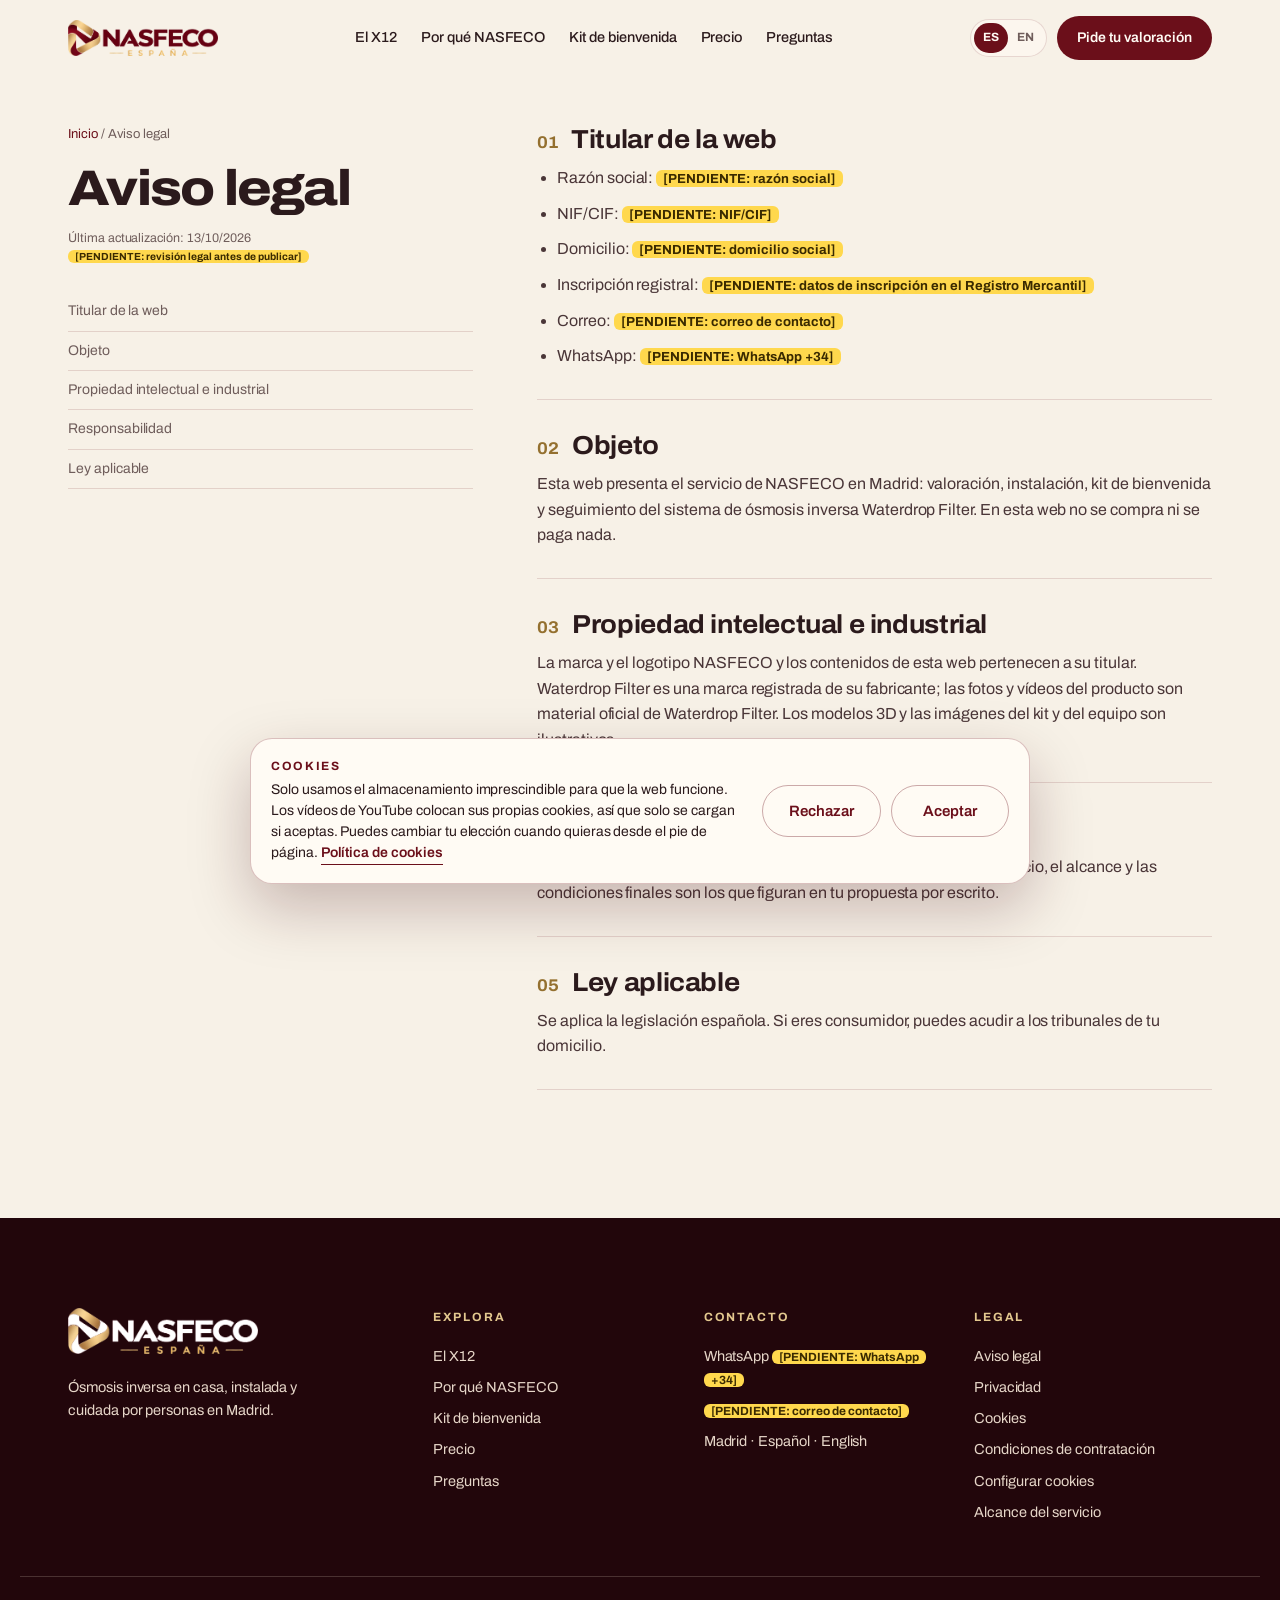
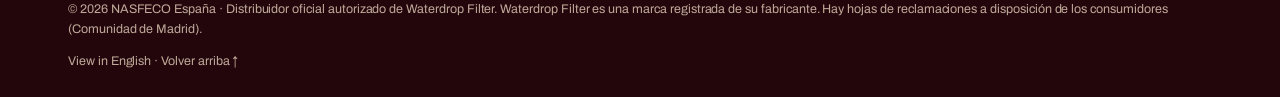
<file: aviso-legal.html>
<!doctype html>
<html lang="es-ES">
<head>
<meta charset="utf-8">
<meta name="viewport" content="width=device-width, initial-scale=1, viewport-fit=cover">
<title>Aviso legal | NASFECO España</title>
<meta name="description" content="Aviso legal de NASFECO España conforme a la Ley 34/2002 (LSSI-CE).">
<meta name="robots" content="noindex, nofollow">
<link rel="canonical" href="https://nasfeco.es/aviso-legal">
<meta name="theme-color" content="#F7F1E7">
<link rel="alternate" hreflang="es-ES" href="https://nasfeco.es/aviso-legal"><link rel="alternate" hreflang="en" href="https://nasfeco.es/legal-notice"><link rel="alternate" hreflang="x-default" href="https://nasfeco.es/aviso-legal">
<meta property="og:type" content="website"><meta property="og:site_name" content="NASFECO España"><meta property="og:locale" content="es_ES"><meta name="twitter:card" content="summary_large_image"><meta property="og:title" content="Aviso legal | NASFECO España"><meta property="og:description" content="Aviso legal de NASFECO España conforme a la Ley 34/2002 (LSSI-CE)."><meta property="og:image" content="https://nasfeco.es/assets/img/og.jpg"><meta property="og:url" content="https://nasfeco.es/aviso-legal">
<link rel="icon" href="favicon.png"><link rel="apple-touch-icon" href="assets/brand/icon-180.png">
<link rel="preload" as="font" type="font/woff2" href="assets/fonts/ar-latin.woff2" crossorigin>
<style>@font-face{font-family:'Archivo';font-style:normal;font-weight:100 900;font-stretch:62% 125%;font-display:swap;src:url(assets/fonts/ar-latin-ext.woff2) format('woff2');unicode-range:U+0100-02BA,U+02BD-02C5,U+02C7-02CC,U+02CE-02D7,U+02DD-02FF,U+0304,U+0308,U+0329,U+1D00-1DBF,U+1E00-1E9F,U+1EF2-1EFF,U+2020,U+20A0-20AB,U+20AD-20C0,U+2113,U+2C60-2C7F,U+A720-A7FF}@font-face{font-family:'Archivo';font-style:normal;font-weight:100 900;font-stretch:62% 125%;font-display:swap;src:url(assets/fonts/ar-latin.woff2) format('woff2');unicode-range:U+0000-00FF,U+0131,U+0152-0153,U+02BB-02BC,U+02C6,U+02DA,U+02DC,U+0304,U+0308,U+0329,U+2000-206F,U+20AC,U+2122,U+2191,U+2193,U+2212,U+2215,U+FEFF,U+FFFD}</style>
<link rel="stylesheet" href="css/madrid.css?v=55">
<script type="application/ld+json">{"@context": "https://schema.org", "@graph": [{"@type": "LocalBusiness", "@id": "https://nasfeco.es/#business", "name": "NASFECO España", "url": "https://nasfeco.es/", "logo": "https://nasfeco.es/assets/brand/icon-180.png", "image": "https://nasfeco.es/assets/img/og.jpg", "description": "Distribuidor oficial autorizado de Waterdrop Filter. Sistema de ósmosis inversa sin depósito Waterdrop Filter X12 en Madrid, con valoración de tu cocina, instalación profesional, kit de bienvenida y seguimiento.", "areaServed": [{"@type": "City", "name": "Madrid"}], "address": {"@type": "PostalAddress", "addressLocality": "Madrid", "addressCountry": "ES"}, "knowsLanguage": ["es", "en"], "currenciesAccepted": "EUR", "makesOffer": [{"@type": "Offer", "itemOffered": {"@type": "Service", "name": "Instalación de sistema de ósmosis inversa", "areaServed": "Madrid"}}]}, {"@type": "WebSite", "@id": "https://nasfeco.es/#site", "url": "https://nasfeco.es/", "name": "NASFECO España", "inLanguage": "es-ES", "publisher": {"@id": "https://nasfeco.es/#business"}}]}</script>
</head>
<body class="pg-legal has-promo">
<a class="skip" href="#main">Ir al contenido</a>
<div class="pbar" data-promo data-end="2026-11-30T23:59:59+01:00" role="region" aria-label="Oferta de lanzamiento">
  <div class="wrap pbar-in"><b>Oferta de lanzamiento</b><span class="pbar-s">−300 €</span><span class="pbar-l">−300 € en tu Waterdrop Filter X12: pagas 2.239 €, IVA e instalación incluidos</span><span class="pbar-t"><span class="pbar-d">Hasta el 30/11/2026 · </span>termina en <i data-cd>…</i></span></div>
</div>
<header class="hd" id="hd">
  <div class="wrap hd-in">
    <a class="hd-logo" href="index.html" aria-label="NASFECO España"><img src="assets/brand/nasfeco-es.png" alt="NASFECO España" width="170" height="41"></a>
    <nav class="hd-nav" aria-label="Principal"><a href="x12.html">El X12</a><a href="index.html#why">Por qué NASFECO</a><a href="index.html#kit">Kit de bienvenida</a><a href="index.html#price">Precio</a><a href="index.html#faq">Preguntas</a></nav>
    <div class="hd-r">
      <a class="hd-lang" href="legal-notice.html" hreflang="en" title="View in English"><b class="on">ES</b><b class="">EN</b></a>
      <button type="button" class="hd-cta" data-book>Pide tu valoración</button>
      <button type="button" class="hd-menu" data-menu aria-expanded="false" aria-controls="mnav" aria-label="Abrir menú"><svg viewBox="0 0 24 24" width="22" height="22" fill="none" stroke="currentColor" stroke-width="1.6" stroke-linecap="round" stroke-linejoin="round" aria-hidden="true"><path d="M4 8h16M4 16h16"/></svg></button>
    </div>
  </div>
</header>
<div class="mnav" id="mnav" hidden>
  <nav><a href="x12.html">El X12</a><a href="index.html#why">Por qué NASFECO</a><a href="index.html#kit">Kit de bienvenida</a><a href="index.html#price">Precio</a><a href="index.html#faq">Preguntas</a></nav>
  <button type="button" class="btn b-wine" data-book><span>Pide tu valoración</span><i><svg viewBox="0 0 24 24" width="15" height="15" fill="none" stroke="currentColor" stroke-width="1.8" stroke-linecap="round" stroke-linejoin="round" aria-hidden="true"><path d="M7 17L17 7M9 7h8v8"/></svg></i></button>
  <a class="mnav-lang" href="legal-notice.html">View in English</a>
</div><main id="main" class="lg">
<div class="wrap lg-g">
  <aside class="lg-a"><p class="crumb"><a href="index.html">Inicio</a> / Aviso legal</p><h1 class="d2">Aviso legal</h1><p class="fine">Última actualización: 13/10/2026<br><mark class="pend">[PENDIENTE: revisión legal antes de publicar]</mark></p><nav class="lg-toc"><a href="#s0">Titular de la web</a><a href="#s1">Objeto</a><a href="#s2">Propiedad intelectual e industrial</a><a href="#s3">Responsabilidad</a><a href="#s4">Ley aplicable</a></nav></aside>
  <div class="lg-b"><section class="lg-s" id="s0"><h2><i>01</i>Titular de la web</h2><ul><li>Razón social: <mark class="pend">[PENDIENTE: razón social]</mark></li><li>NIF/CIF: <mark class="pend">[PENDIENTE: NIF/CIF]</mark></li><li>Domicilio: <mark class="pend">[PENDIENTE: domicilio social]</mark></li><li>Inscripción registral: <mark class="pend">[PENDIENTE: datos de inscripción en el Registro Mercantil]</mark></li><li>Correo: <mark class="pend">[PENDIENTE: correo de contacto]</mark></li><li>WhatsApp: <mark class="pend">[PENDIENTE: WhatsApp +34]</mark></li></ul></section><section class="lg-s" id="s1"><h2><i>02</i>Objeto</h2><p>Esta web presenta el servicio de NASFECO en Madrid: valoración, instalación, kit de bienvenida y seguimiento del sistema de ósmosis inversa Waterdrop Filter. En esta web no se compra ni se paga nada.</p></section><section class="lg-s" id="s2"><h2><i>03</i>Propiedad intelectual e industrial</h2><p>La marca y el logotipo NASFECO y los contenidos de esta web pertenecen a su titular. Waterdrop Filter es una marca registrada de su fabricante; las fotos y vídeos del producto son material oficial de Waterdrop Filter. Los modelos 3D y las imágenes del kit y del equipo son ilustrativos.</p></section><section class="lg-s" id="s3"><h2><i>04</i>Responsabilidad</h2><p>Procuramos que la información sea correcta y esté actualizada. El precio, el alcance y las condiciones finales son los que figuran en tu propuesta por escrito.</p></section><section class="lg-s" id="s4"><h2><i>05</i>Ley aplicable</h2><p>Se aplica la legislación española. Si eres consumidor, puedes acudir a los tribunales de tu domicilio.</p></section></div>
</div>
</main>
<footer class="ft">
  <div class="wrap ft-top">
    <div class="ft-brand"><img src="assets/brand/nasfeco-es-white.png" alt="NASFECO España" width="210" height="51"><p>Ósmosis inversa en casa, instalada y cuidada por personas en Madrid.</p></div>
    <div><h3 class="ft-h">Explora</h3><a href="x12.html">El X12</a><a href="index.html#why">Por qué NASFECO</a><a href="index.html#kit">Kit de bienvenida</a><a href="index.html#price">Precio</a><a href="index.html#faq">Preguntas</a></div>
    <div><h3 class="ft-h">Contacto</h3><a href="https://wa.me/?text=%C2%A1Hola%20NASFECO%21%20Quiero%20saber%20m%C3%A1s%20del%20X12%20en%20Madrid." target="_blank" rel="noopener">WhatsApp <mark class="pend">[PENDIENTE: WhatsApp +34]</mark></a><p><mark class="pend">[PENDIENTE: correo de contacto]</mark></p><p>Madrid · Español · English</p></div>
    <div><h3 class="ft-h">Legal</h3><a href="aviso-legal.html">Aviso legal</a><a href="privacidad.html">Privacidad</a><a href="cookies.html">Cookies</a><a href="condiciones.html">Condiciones de contratación</a><button type="button" class="ft-l" data-cookie-settings>Configurar cookies</button><button type="button" class="ft-l" data-info="scope">Alcance del servicio</button></div>
  </div>
  <div class="wrap ft-b"><span>© 2026 NASFECO España · Distribuidor oficial autorizado de Waterdrop Filter. Waterdrop Filter es una marca registrada de su fabricante. Hay hojas de reclamaciones a disposición de los consumidores (Comunidad de Madrid).</span><span><a href="legal-notice.html">View in English</a> · <a href="#top">Volver arriba ↑</a></span></div>
</footer>
<dialog class="dlg dlg-book" id="d-book" aria-labelledby="bk-title"><button type="button" class="dx" data-close aria-label="Cerrar"><svg viewBox="0 0 24 24" width="20" height="20" fill="none" stroke="currentColor" stroke-width="1.6" stroke-linecap="round" stroke-linejoin="round" aria-hidden="true"><path d="M6 6l12 12M18 6L6 18"/></svg></button>
  <aside class="bk-side"><img class="bk-logo" src="assets/brand/nasfeco-es-white.png" alt="NASFECO España" width="150" height="36"><h3>Tu casa. Tus detalles. <em>Tu valoración.</em></h3>
    <div class="bk-sum"><img id="bk-img" src="assets/products/x12-silver.webp" alt=""><div><b id="bk-model">Waterdrop Filter X12</b><span id="bk-price">2.239 €</span><small>IVA, instalación estándar y kit de bienvenida incluidos.</small></div></div></aside>
  <div class="bk-main"><div class="bk-prog"><span class="on"></span><span></span><span></span><b id="bk-step">01 / 03</b></div>
    <h2 class="d3" id="bk-title"></h2><p class="bk-sub" id="bk-sub"></p>
    <form id="bk-form" novalidate><div id="bk-fields"></div><p class="bk-err" id="bk-err" role="alert"></p>
      <div class="row bk-btns"><button type="button" class="btn b-line" id="bk-back"><span>Atrás</span></button><button type="submit" class="btn b-wine" id="bk-next"><span></span><i><svg viewBox="0 0 24 24" width="15" height="15" fill="none" stroke="currentColor" stroke-width="1.8" stroke-linecap="round" stroke-linejoin="round" aria-hidden="true"><path d="M5 12h14M13 6l6 6-6 6"/></svg></i></button></div></form></div>
</dialog>
<dialog class="dlg" id="d-info" aria-labelledby="in-title"><button type="button" class="dx" data-close aria-label="Cerrar"><svg viewBox="0 0 24 24" width="20" height="20" fill="none" stroke="currentColor" stroke-width="1.6" stroke-linecap="round" stroke-linejoin="round" aria-hidden="true"><path d="M6 6l12 12M18 6L6 18"/></svg></button><div id="in-body"></div></dialog>
<button type="button" class="cc-btn" data-cc aria-label="¿Dudas? Pregúntanos" aria-expanded="false" aria-controls="cc"><svg viewBox="0 0 24 24" width="18" height="18" fill="none" stroke="currentColor" stroke-width="1.6" stroke-linecap="round" stroke-linejoin="round" aria-hidden="true"><path d="M4 5h16v11H9l-5 4z"/></svg><span>¿Dudas?</span></button>
<div class="cc" id="cc" hidden role="dialog" aria-label="¿Dudas? Pregúntanos">
  <div class="cc-h"><img src="assets/brand/mark-color.png" alt="" width="34" height="34"><div><small>NASFECO · Madrid</small><b>¿En qué te ayudamos?</b></div><button type="button" class="dx" data-cc-close aria-label="Cerrar"><svg viewBox="0 0 24 24" width="18" height="18" fill="none" stroke="currentColor" stroke-width="1.6" stroke-linecap="round" stroke-linejoin="round" aria-hidden="true"><path d="M6 6l12 12M18 6L6 18"/></svg></button></div>
  <div class="cc-t"><button type="button" data-cc-topic="models">Sobre el X12 y el X16</button><button type="button" data-cc-topic="gift">Todo lo que está incluido</button><button type="button" data-cc-topic="kitchen">¿Funcionaría en mi cocina?</button><button type="button" data-cc-topic="care">Atención después de instalar</button></div>
  <p class="cc-a" id="cc-a" aria-live="polite"></p>
  <div class="cc-f"><a class="btn b-wine" href="https://wa.me/?text=%C2%A1Hola%20NASFECO%21%20Tengo%20una%20pregunta%20sobre%20el%20X12%20en%20Madrid." target="_blank" rel="noopener"><span>Hablar con una persona por WhatsApp</span><i><svg viewBox="0 0 24 24" width="18" height="18" fill="currentColor" aria-hidden="true"><path d="M17.472 14.382c-.297-.149-1.758-.867-2.03-.967-.273-.099-.471-.148-.67.15-.197.297-.767.966-.94 1.164-.173.199-.347.223-.644.075-.297-.15-1.255-.463-2.39-1.475-.883-.788-1.48-1.761-1.653-2.059-.173-.297-.018-.458.13-.606.134-.133.298-.347.446-.52.149-.174.198-.298.298-.497.099-.198.05-.371-.025-.52-.075-.149-.669-1.612-.916-2.207-.242-.579-.487-.5-.669-.51a12.8 12.8 0 0 0-.57-.01c-.198 0-.52.074-.792.372-.272.297-1.04 1.016-1.04 2.479 0 1.462 1.065 2.875 1.213 3.074.149.198 2.096 3.2 5.077 4.487.709.306 1.262.489 1.694.625.712.227 1.36.195 1.871.118.571-.085 1.758-.719 2.006-1.413.248-.694.248-1.289.173-1.413-.074-.124-.272-.198-.57-.347m-5.421 7.403h-.004a9.87 9.87 0 0 1-5.031-1.378l-.361-.214-3.741.982.998-3.648-.235-.374a9.86 9.86 0 0 1-1.51-5.26c.001-5.45 4.436-9.884 9.888-9.884 2.64 0 5.122 1.03 6.988 2.898a9.825 9.825 0 0 1 2.893 6.994c-.003 5.45-4.437 9.884-9.885 9.884m8.413-18.297A11.815 11.815 0 0 0 12.05 0C5.495 0 .16 5.335.157 11.892c0 2.096.547 4.142 1.588 5.945L.057 24l6.305-1.654a11.882 11.882 0 0 0 5.683 1.448h.005c6.554 0 11.89-5.335 11.893-11.893a11.821 11.821 0 0 0-3.48-8.413z"/></svg></i></a><button type="button" class="btn b-line" data-book><span>Pedir mi valoración</span><i><svg viewBox="0 0 24 24" width="15" height="15" fill="none" stroke="currentColor" stroke-width="1.8" stroke-linecap="round" stroke-linejoin="round" aria-hidden="true"><path d="M7 17L17 7M9 7h8v8"/></svg></i></button></div>
  <small>Respuestas preparadas. Para todo lo demás, te responde una persona por WhatsApp.</small>
</div>
<div class="ck" id="ck" role="dialog" aria-modal="false" aria-labelledby="ck-t" hidden>
  <p id="ck-t"><b>Cookies</b>Solo usamos el almacenamiento imprescindible para que la web funcione. Los vídeos de YouTube colocan sus propias cookies, así que solo se cargan si aceptas. Puedes cambiar tu elección cuando quieras desde el pie de página. <a class="ul" href="cookies.html">Política de cookies</a></p>
  <div class="ck-b"><button type="button" class="btn b-line" data-consent="no"><span>Rechazar</span></button><button type="button" class="btn b-line" data-consent="yes"><span>Aceptar</span></button></div>
</div>
<script>window.NF_CFG = {"wa": "", "email": "", "lang": "es", "privacy": "privacidad.html", "zone": "", "pend": {"wa": "[PENDIENTE: WhatsApp +34]", "email": "[PENDIENTE: correo]", "zone": "[PENDIENTE: zona de servicio]", "pay": "[PENDIENTE: formas de pago]"}, "models": {"x12": {"name": "X12", "price": "2.539 €", "promo": "2.239 €", "cap": "[PENDIENTE: capacidad X12 en L/día]", "faucets": {"silver": "assets/products/x12-silver.webp"}, "body": "white", "faucet": "silver"}, "x16": {"name": "X16", "price": "[PENDIENTE: precio X16 en €]", "promo": null, "cap": "[PENDIENTE: capacidad X16 en L/día]", "faucets": {"black": "assets/products/x16-black.webp"}, "body": "black", "faucet": "black"}}, "soon": ["x16"], "promo": {"name": "Oferta de lanzamiento", "code": "", "end": "2026-11-30T23:59:59+01:00", "off": "300 €"}, "kit": ["Bolso NASFECO", "Botella personalizada", "Dos cartuchos filtrantes", "Toalla bordada"]};</script>
<script src="js/site.js?v=55"></script>
<script>(function(){var go=function(){import('./js/x3d-init.js?v=55');};var idle=function(){(window.requestIdleCallback||function(f){setTimeout(f,200)})(go,{timeout:1500});};if(document.readyState==='complete')idle();else addEventListener('load',idle);})();</script>
</body>
</html>
</file>
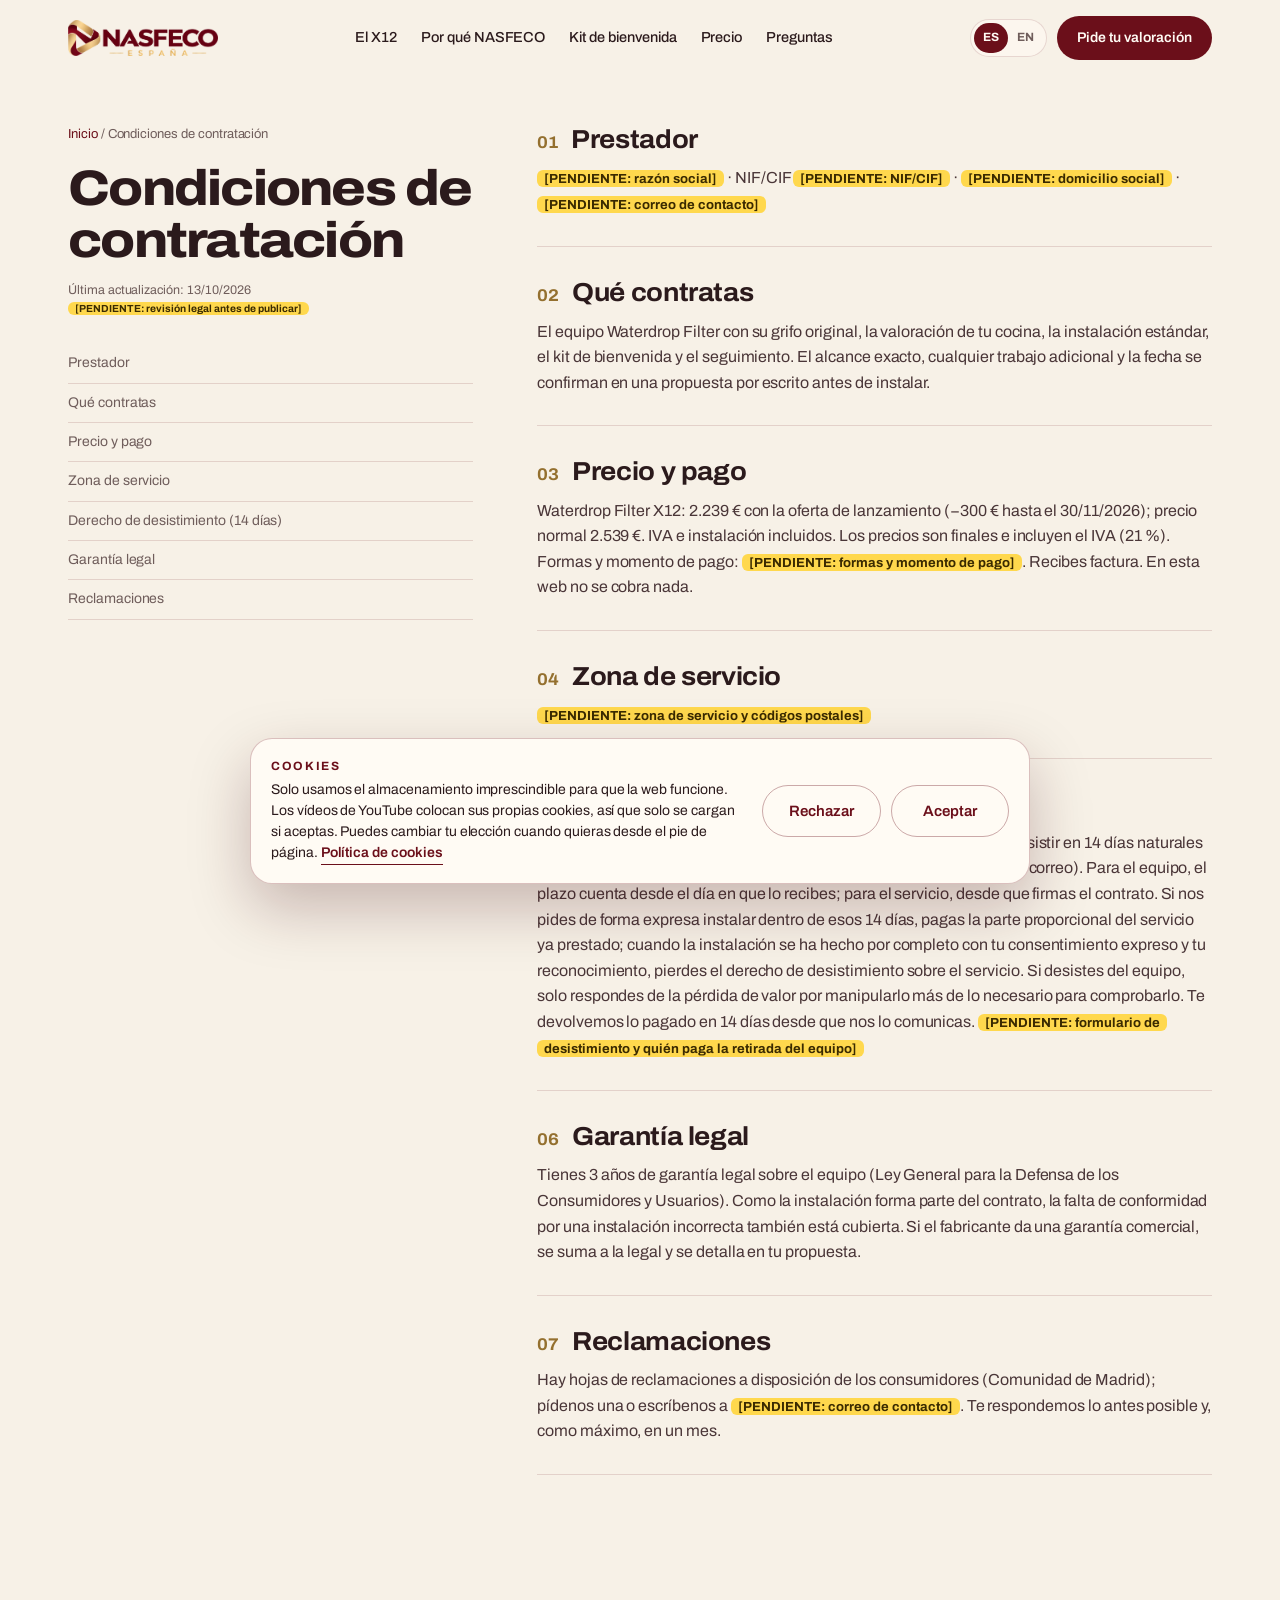
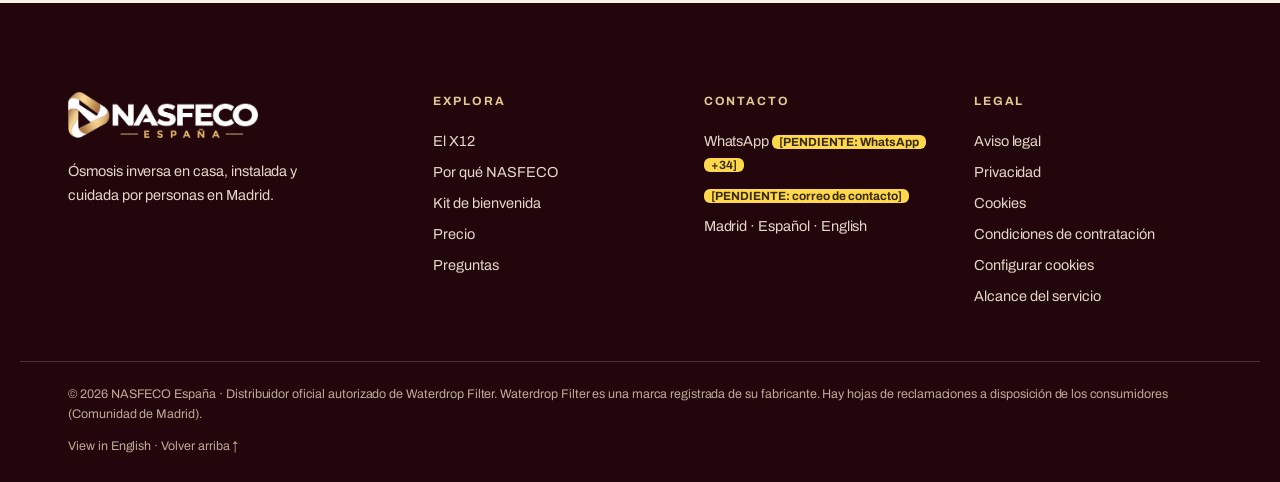
<file: condiciones.html>
<!doctype html>
<html lang="es-ES">
<head>
<meta charset="utf-8">
<meta name="viewport" content="width=device-width, initial-scale=1, viewport-fit=cover">
<title>Condiciones de contratación | NASFECO España</title>
<meta name="description" content="Condiciones del servicio NASFECO en Madrid: precio, desistimiento, garantía y reclamaciones.">
<meta name="robots" content="noindex, nofollow">
<link rel="canonical" href="https://nasfeco.es/condiciones">
<meta name="theme-color" content="#F7F1E7">
<link rel="alternate" hreflang="es-ES" href="https://nasfeco.es/condiciones"><link rel="alternate" hreflang="en" href="https://nasfeco.es/terms"><link rel="alternate" hreflang="x-default" href="https://nasfeco.es/condiciones">
<meta property="og:type" content="website"><meta property="og:site_name" content="NASFECO España"><meta property="og:locale" content="es_ES"><meta name="twitter:card" content="summary_large_image"><meta property="og:title" content="Condiciones de contratación | NASFECO España"><meta property="og:description" content="Condiciones del servicio NASFECO en Madrid: precio, desistimiento, garantía y reclamaciones."><meta property="og:image" content="https://nasfeco.es/assets/img/og.jpg"><meta property="og:url" content="https://nasfeco.es/condiciones">
<link rel="icon" href="favicon.png"><link rel="apple-touch-icon" href="assets/brand/icon-180.png">
<link rel="preload" as="font" type="font/woff2" href="assets/fonts/ar-latin.woff2" crossorigin>
<style>@font-face{font-family:'Archivo';font-style:normal;font-weight:100 900;font-stretch:62% 125%;font-display:swap;src:url(assets/fonts/ar-latin-ext.woff2) format('woff2');unicode-range:U+0100-02BA,U+02BD-02C5,U+02C7-02CC,U+02CE-02D7,U+02DD-02FF,U+0304,U+0308,U+0329,U+1D00-1DBF,U+1E00-1E9F,U+1EF2-1EFF,U+2020,U+20A0-20AB,U+20AD-20C0,U+2113,U+2C60-2C7F,U+A720-A7FF}@font-face{font-family:'Archivo';font-style:normal;font-weight:100 900;font-stretch:62% 125%;font-display:swap;src:url(assets/fonts/ar-latin.woff2) format('woff2');unicode-range:U+0000-00FF,U+0131,U+0152-0153,U+02BB-02BC,U+02C6,U+02DA,U+02DC,U+0304,U+0308,U+0329,U+2000-206F,U+20AC,U+2122,U+2191,U+2193,U+2212,U+2215,U+FEFF,U+FFFD}</style>
<link rel="stylesheet" href="css/madrid.css?v=55">
<script type="application/ld+json">{"@context": "https://schema.org", "@graph": [{"@type": "LocalBusiness", "@id": "https://nasfeco.es/#business", "name": "NASFECO España", "url": "https://nasfeco.es/", "logo": "https://nasfeco.es/assets/brand/icon-180.png", "image": "https://nasfeco.es/assets/img/og.jpg", "description": "Distribuidor oficial autorizado de Waterdrop Filter. Sistema de ósmosis inversa sin depósito Waterdrop Filter X12 en Madrid, con valoración de tu cocina, instalación profesional, kit de bienvenida y seguimiento.", "areaServed": [{"@type": "City", "name": "Madrid"}], "address": {"@type": "PostalAddress", "addressLocality": "Madrid", "addressCountry": "ES"}, "knowsLanguage": ["es", "en"], "currenciesAccepted": "EUR", "makesOffer": [{"@type": "Offer", "itemOffered": {"@type": "Service", "name": "Instalación de sistema de ósmosis inversa", "areaServed": "Madrid"}}]}, {"@type": "WebSite", "@id": "https://nasfeco.es/#site", "url": "https://nasfeco.es/", "name": "NASFECO España", "inLanguage": "es-ES", "publisher": {"@id": "https://nasfeco.es/#business"}}]}</script>
</head>
<body class="pg-terms has-promo">
<a class="skip" href="#main">Ir al contenido</a>
<div class="pbar" data-promo data-end="2026-11-30T23:59:59+01:00" role="region" aria-label="Oferta de lanzamiento">
  <div class="wrap pbar-in"><b>Oferta de lanzamiento</b><span class="pbar-s">−300 €</span><span class="pbar-l">−300 € en tu Waterdrop Filter X12: pagas 2.239 €, IVA e instalación incluidos</span><span class="pbar-t"><span class="pbar-d">Hasta el 30/11/2026 · </span>termina en <i data-cd>…</i></span></div>
</div>
<header class="hd" id="hd">
  <div class="wrap hd-in">
    <a class="hd-logo" href="index.html" aria-label="NASFECO España"><img src="assets/brand/nasfeco-es.png" alt="NASFECO España" width="170" height="41"></a>
    <nav class="hd-nav" aria-label="Principal"><a href="x12.html">El X12</a><a href="index.html#why">Por qué NASFECO</a><a href="index.html#kit">Kit de bienvenida</a><a href="index.html#price">Precio</a><a href="index.html#faq">Preguntas</a></nav>
    <div class="hd-r">
      <a class="hd-lang" href="terms.html" hreflang="en" title="View in English"><b class="on">ES</b><b class="">EN</b></a>
      <button type="button" class="hd-cta" data-book>Pide tu valoración</button>
      <button type="button" class="hd-menu" data-menu aria-expanded="false" aria-controls="mnav" aria-label="Abrir menú"><svg viewBox="0 0 24 24" width="22" height="22" fill="none" stroke="currentColor" stroke-width="1.6" stroke-linecap="round" stroke-linejoin="round" aria-hidden="true"><path d="M4 8h16M4 16h16"/></svg></button>
    </div>
  </div>
</header>
<div class="mnav" id="mnav" hidden>
  <nav><a href="x12.html">El X12</a><a href="index.html#why">Por qué NASFECO</a><a href="index.html#kit">Kit de bienvenida</a><a href="index.html#price">Precio</a><a href="index.html#faq">Preguntas</a></nav>
  <button type="button" class="btn b-wine" data-book><span>Pide tu valoración</span><i><svg viewBox="0 0 24 24" width="15" height="15" fill="none" stroke="currentColor" stroke-width="1.8" stroke-linecap="round" stroke-linejoin="round" aria-hidden="true"><path d="M7 17L17 7M9 7h8v8"/></svg></i></button>
  <a class="mnav-lang" href="terms.html">View in English</a>
</div><main id="main" class="lg">
<div class="wrap lg-g">
  <aside class="lg-a"><p class="crumb"><a href="index.html">Inicio</a> / Condiciones de contratación</p><h1 class="d2">Condiciones de contratación</h1><p class="fine">Última actualización: 13/10/2026<br><mark class="pend">[PENDIENTE: revisión legal antes de publicar]</mark></p><nav class="lg-toc"><a href="#s0">Prestador</a><a href="#s1">Qué contratas</a><a href="#s2">Precio y pago</a><a href="#s3">Zona de servicio</a><a href="#s4">Derecho de desistimiento (14 días)</a><a href="#s5">Garantía legal</a><a href="#s6">Reclamaciones</a></nav></aside>
  <div class="lg-b"><section class="lg-s" id="s0"><h2><i>01</i>Prestador</h2><p><mark class="pend">[PENDIENTE: razón social]</mark> · NIF/CIF <mark class="pend">[PENDIENTE: NIF/CIF]</mark> · <mark class="pend">[PENDIENTE: domicilio social]</mark> · <mark class="pend">[PENDIENTE: correo de contacto]</mark></p></section><section class="lg-s" id="s1"><h2><i>02</i>Qué contratas</h2><p>El equipo Waterdrop Filter con su grifo original, la valoración de tu cocina, la instalación estándar, el kit de bienvenida y el seguimiento. El alcance exacto, cualquier trabajo adicional y la fecha se confirman en una propuesta por escrito antes de instalar.</p></section><section class="lg-s" id="s2"><h2><i>03</i>Precio y pago</h2><p>Waterdrop Filter X12: 2.239 € con la oferta de lanzamiento (−300 € hasta el 30/11/2026); precio normal 2.539 €. IVA e instalación incluidos. Los precios son finales e incluyen el IVA (21 %). Formas y momento de pago: <mark class="pend">[PENDIENTE: formas y momento de pago]</mark>. Recibes factura. En esta web no se cobra nada.</p></section><section class="lg-s" id="s3"><h2><i>04</i>Zona de servicio</h2><p><mark class="pend">[PENDIENTE: zona de servicio y códigos postales]</mark></p></section><section class="lg-s" id="s4"><h2><i>05</i>Derecho de desistimiento (14 días)</h2><p>Si contratas a distancia o fuera de nuestro establecimiento, puedes desistir en 14 días naturales sin dar explicaciones, con cualquier declaración clara (por ejemplo, un correo). Para el equipo, el plazo cuenta desde el día en que lo recibes; para el servicio, desde que firmas el contrato. Si nos pides de forma expresa instalar dentro de esos 14 días, pagas la parte proporcional del servicio ya prestado; cuando la instalación se ha hecho por completo con tu consentimiento expreso y tu reconocimiento, pierdes el derecho de desistimiento sobre el servicio. Si desistes del equipo, solo respondes de la pérdida de valor por manipularlo más de lo necesario para comprobarlo. Te devolvemos lo pagado en 14 días desde que nos lo comunicas. <mark class="pend">[PENDIENTE: formulario de desistimiento y quién paga la retirada del equipo]</mark></p></section><section class="lg-s" id="s5"><h2><i>06</i>Garantía legal</h2><p>Tienes 3 años de garantía legal sobre el equipo (Ley General para la Defensa de los Consumidores y Usuarios). Como la instalación forma parte del contrato, la falta de conformidad por una instalación incorrecta también está cubierta. Si el fabricante da una garantía comercial, se suma a la legal y se detalla en tu propuesta.</p></section><section class="lg-s" id="s6"><h2><i>07</i>Reclamaciones</h2><p>Hay hojas de reclamaciones a disposición de los consumidores (Comunidad de Madrid); pídenos una o escríbenos a <mark class="pend">[PENDIENTE: correo de contacto]</mark>. Te respondemos lo antes posible y, como máximo, en un mes.</p></section></div>
</div>
</main>
<footer class="ft">
  <div class="wrap ft-top">
    <div class="ft-brand"><img src="assets/brand/nasfeco-es-white.png" alt="NASFECO España" width="210" height="51"><p>Ósmosis inversa en casa, instalada y cuidada por personas en Madrid.</p></div>
    <div><h3 class="ft-h">Explora</h3><a href="x12.html">El X12</a><a href="index.html#why">Por qué NASFECO</a><a href="index.html#kit">Kit de bienvenida</a><a href="index.html#price">Precio</a><a href="index.html#faq">Preguntas</a></div>
    <div><h3 class="ft-h">Contacto</h3><a href="https://wa.me/?text=%C2%A1Hola%20NASFECO%21%20Quiero%20saber%20m%C3%A1s%20del%20X12%20en%20Madrid." target="_blank" rel="noopener">WhatsApp <mark class="pend">[PENDIENTE: WhatsApp +34]</mark></a><p><mark class="pend">[PENDIENTE: correo de contacto]</mark></p><p>Madrid · Español · English</p></div>
    <div><h3 class="ft-h">Legal</h3><a href="aviso-legal.html">Aviso legal</a><a href="privacidad.html">Privacidad</a><a href="cookies.html">Cookies</a><a href="condiciones.html">Condiciones de contratación</a><button type="button" class="ft-l" data-cookie-settings>Configurar cookies</button><button type="button" class="ft-l" data-info="scope">Alcance del servicio</button></div>
  </div>
  <div class="wrap ft-b"><span>© 2026 NASFECO España · Distribuidor oficial autorizado de Waterdrop Filter. Waterdrop Filter es una marca registrada de su fabricante. Hay hojas de reclamaciones a disposición de los consumidores (Comunidad de Madrid).</span><span><a href="terms.html">View in English</a> · <a href="#top">Volver arriba ↑</a></span></div>
</footer>
<dialog class="dlg dlg-book" id="d-book" aria-labelledby="bk-title"><button type="button" class="dx" data-close aria-label="Cerrar"><svg viewBox="0 0 24 24" width="20" height="20" fill="none" stroke="currentColor" stroke-width="1.6" stroke-linecap="round" stroke-linejoin="round" aria-hidden="true"><path d="M6 6l12 12M18 6L6 18"/></svg></button>
  <aside class="bk-side"><img class="bk-logo" src="assets/brand/nasfeco-es-white.png" alt="NASFECO España" width="150" height="36"><h3>Tu casa. Tus detalles. <em>Tu valoración.</em></h3>
    <div class="bk-sum"><img id="bk-img" src="assets/products/x12-silver.webp" alt=""><div><b id="bk-model">Waterdrop Filter X12</b><span id="bk-price">2.239 €</span><small>IVA, instalación estándar y kit de bienvenida incluidos.</small></div></div></aside>
  <div class="bk-main"><div class="bk-prog"><span class="on"></span><span></span><span></span><b id="bk-step">01 / 03</b></div>
    <h2 class="d3" id="bk-title"></h2><p class="bk-sub" id="bk-sub"></p>
    <form id="bk-form" novalidate><div id="bk-fields"></div><p class="bk-err" id="bk-err" role="alert"></p>
      <div class="row bk-btns"><button type="button" class="btn b-line" id="bk-back"><span>Atrás</span></button><button type="submit" class="btn b-wine" id="bk-next"><span></span><i><svg viewBox="0 0 24 24" width="15" height="15" fill="none" stroke="currentColor" stroke-width="1.8" stroke-linecap="round" stroke-linejoin="round" aria-hidden="true"><path d="M5 12h14M13 6l6 6-6 6"/></svg></i></button></div></form></div>
</dialog>
<dialog class="dlg" id="d-info" aria-labelledby="in-title"><button type="button" class="dx" data-close aria-label="Cerrar"><svg viewBox="0 0 24 24" width="20" height="20" fill="none" stroke="currentColor" stroke-width="1.6" stroke-linecap="round" stroke-linejoin="round" aria-hidden="true"><path d="M6 6l12 12M18 6L6 18"/></svg></button><div id="in-body"></div></dialog>
<button type="button" class="cc-btn" data-cc aria-label="¿Dudas? Pregúntanos" aria-expanded="false" aria-controls="cc"><svg viewBox="0 0 24 24" width="18" height="18" fill="none" stroke="currentColor" stroke-width="1.6" stroke-linecap="round" stroke-linejoin="round" aria-hidden="true"><path d="M4 5h16v11H9l-5 4z"/></svg><span>¿Dudas?</span></button>
<div class="cc" id="cc" hidden role="dialog" aria-label="¿Dudas? Pregúntanos">
  <div class="cc-h"><img src="assets/brand/mark-color.png" alt="" width="34" height="34"><div><small>NASFECO · Madrid</small><b>¿En qué te ayudamos?</b></div><button type="button" class="dx" data-cc-close aria-label="Cerrar"><svg viewBox="0 0 24 24" width="18" height="18" fill="none" stroke="currentColor" stroke-width="1.6" stroke-linecap="round" stroke-linejoin="round" aria-hidden="true"><path d="M6 6l12 12M18 6L6 18"/></svg></button></div>
  <div class="cc-t"><button type="button" data-cc-topic="models">Sobre el X12 y el X16</button><button type="button" data-cc-topic="gift">Todo lo que está incluido</button><button type="button" data-cc-topic="kitchen">¿Funcionaría en mi cocina?</button><button type="button" data-cc-topic="care">Atención después de instalar</button></div>
  <p class="cc-a" id="cc-a" aria-live="polite"></p>
  <div class="cc-f"><a class="btn b-wine" href="https://wa.me/?text=%C2%A1Hola%20NASFECO%21%20Tengo%20una%20pregunta%20sobre%20el%20X12%20en%20Madrid." target="_blank" rel="noopener"><span>Hablar con una persona por WhatsApp</span><i><svg viewBox="0 0 24 24" width="18" height="18" fill="currentColor" aria-hidden="true"><path d="M17.472 14.382c-.297-.149-1.758-.867-2.03-.967-.273-.099-.471-.148-.67.15-.197.297-.767.966-.94 1.164-.173.199-.347.223-.644.075-.297-.15-1.255-.463-2.39-1.475-.883-.788-1.48-1.761-1.653-2.059-.173-.297-.018-.458.13-.606.134-.133.298-.347.446-.52.149-.174.198-.298.298-.497.099-.198.05-.371-.025-.52-.075-.149-.669-1.612-.916-2.207-.242-.579-.487-.5-.669-.51a12.8 12.8 0 0 0-.57-.01c-.198 0-.52.074-.792.372-.272.297-1.04 1.016-1.04 2.479 0 1.462 1.065 2.875 1.213 3.074.149.198 2.096 3.2 5.077 4.487.709.306 1.262.489 1.694.625.712.227 1.36.195 1.871.118.571-.085 1.758-.719 2.006-1.413.248-.694.248-1.289.173-1.413-.074-.124-.272-.198-.57-.347m-5.421 7.403h-.004a9.87 9.87 0 0 1-5.031-1.378l-.361-.214-3.741.982.998-3.648-.235-.374a9.86 9.86 0 0 1-1.51-5.26c.001-5.45 4.436-9.884 9.888-9.884 2.64 0 5.122 1.03 6.988 2.898a9.825 9.825 0 0 1 2.893 6.994c-.003 5.45-4.437 9.884-9.885 9.884m8.413-18.297A11.815 11.815 0 0 0 12.05 0C5.495 0 .16 5.335.157 11.892c0 2.096.547 4.142 1.588 5.945L.057 24l6.305-1.654a11.882 11.882 0 0 0 5.683 1.448h.005c6.554 0 11.89-5.335 11.893-11.893a11.821 11.821 0 0 0-3.48-8.413z"/></svg></i></a><button type="button" class="btn b-line" data-book><span>Pedir mi valoración</span><i><svg viewBox="0 0 24 24" width="15" height="15" fill="none" stroke="currentColor" stroke-width="1.8" stroke-linecap="round" stroke-linejoin="round" aria-hidden="true"><path d="M7 17L17 7M9 7h8v8"/></svg></i></button></div>
  <small>Respuestas preparadas. Para todo lo demás, te responde una persona por WhatsApp.</small>
</div>
<div class="ck" id="ck" role="dialog" aria-modal="false" aria-labelledby="ck-t" hidden>
  <p id="ck-t"><b>Cookies</b>Solo usamos el almacenamiento imprescindible para que la web funcione. Los vídeos de YouTube colocan sus propias cookies, así que solo se cargan si aceptas. Puedes cambiar tu elección cuando quieras desde el pie de página. <a class="ul" href="cookies.html">Política de cookies</a></p>
  <div class="ck-b"><button type="button" class="btn b-line" data-consent="no"><span>Rechazar</span></button><button type="button" class="btn b-line" data-consent="yes"><span>Aceptar</span></button></div>
</div>
<script>window.NF_CFG = {"wa": "", "email": "", "lang": "es", "privacy": "privacidad.html", "zone": "", "pend": {"wa": "[PENDIENTE: WhatsApp +34]", "email": "[PENDIENTE: correo]", "zone": "[PENDIENTE: zona de servicio]", "pay": "[PENDIENTE: formas de pago]"}, "models": {"x12": {"name": "X12", "price": "2.539 €", "promo": "2.239 €", "cap": "[PENDIENTE: capacidad X12 en L/día]", "faucets": {"silver": "assets/products/x12-silver.webp"}, "body": "white", "faucet": "silver"}, "x16": {"name": "X16", "price": "[PENDIENTE: precio X16 en €]", "promo": null, "cap": "[PENDIENTE: capacidad X16 en L/día]", "faucets": {"black": "assets/products/x16-black.webp"}, "body": "black", "faucet": "black"}}, "soon": ["x16"], "promo": {"name": "Oferta de lanzamiento", "code": "", "end": "2026-11-30T23:59:59+01:00", "off": "300 €"}, "kit": ["Bolso NASFECO", "Botella personalizada", "Dos cartuchos filtrantes", "Toalla bordada"]};</script>
<script src="js/site.js?v=55"></script>
<script>(function(){var go=function(){import('./js/x3d-init.js?v=55');};var idle=function(){(window.requestIdleCallback||function(f){setTimeout(f,200)})(go,{timeout:1500});};if(document.readyState==='complete')idle();else addEventListener('load',idle);})();</script>
</body>
</html>
</file>
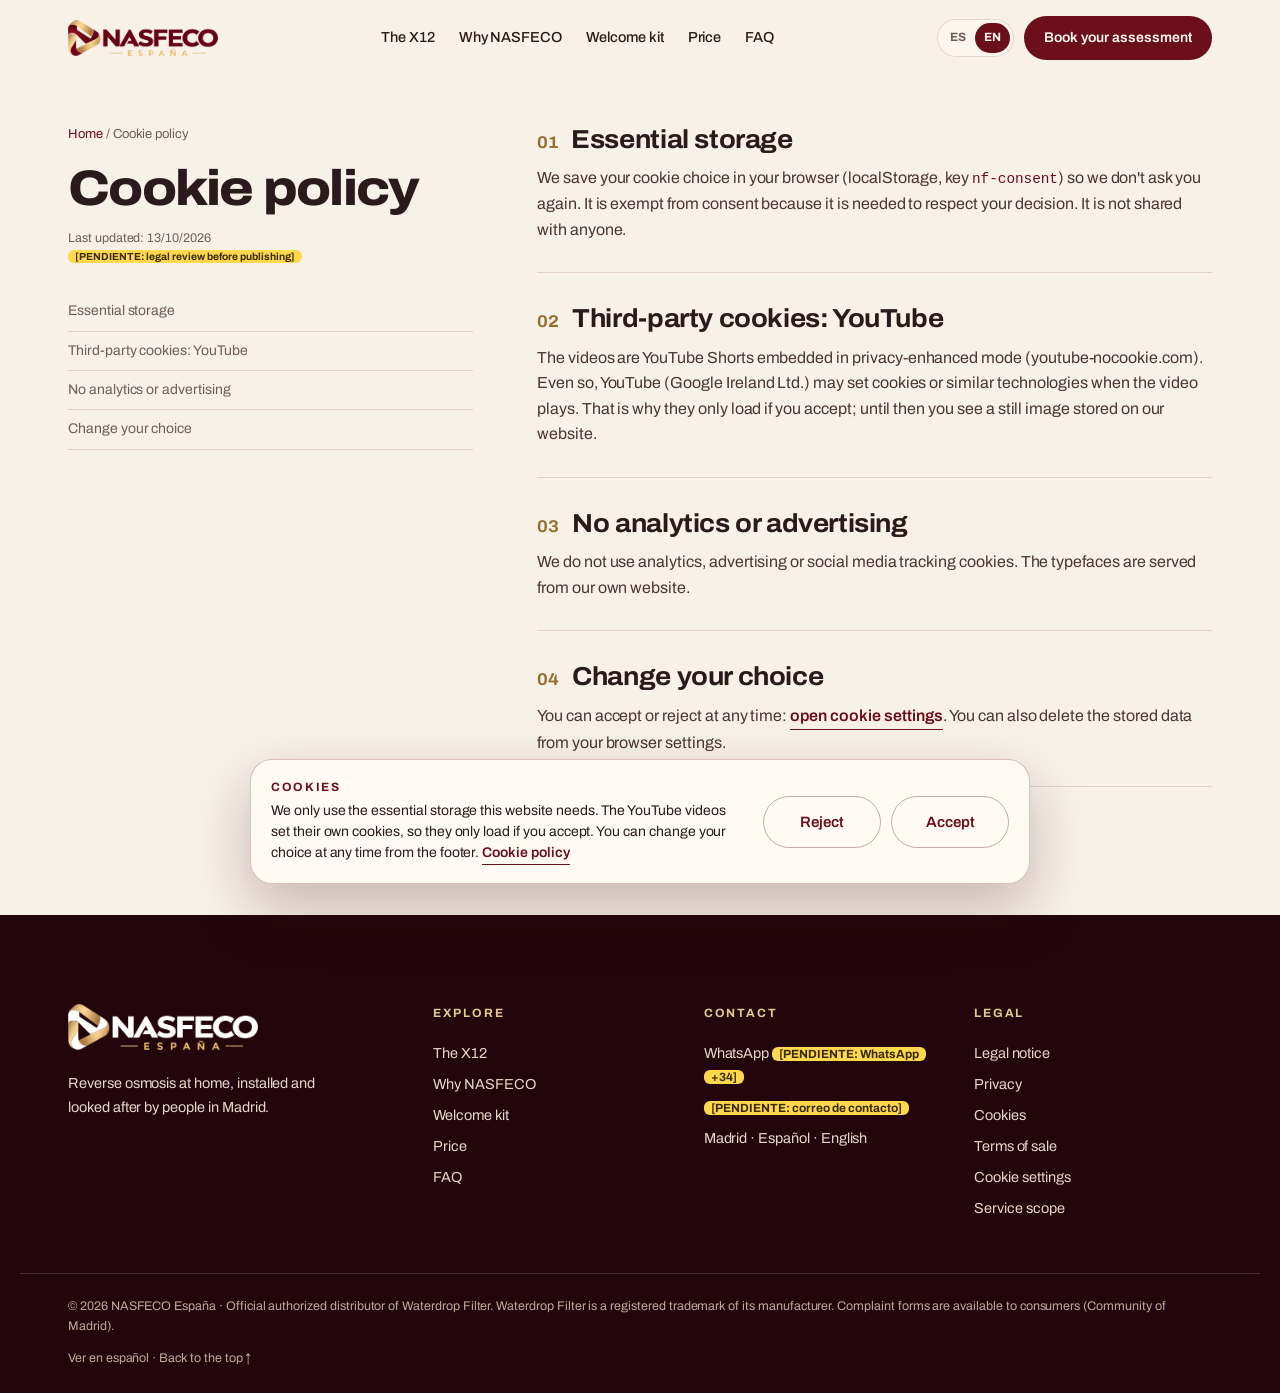
<file: cookies-en.html>
<!doctype html>
<html lang="en">
<head>
<meta charset="utf-8">
<meta name="viewport" content="width=device-width, initial-scale=1, viewport-fit=cover">
<title>Cookie policy | NASFECO España</title>
<meta name="description" content="Which cookies this website uses and how to manage them.">
<meta name="robots" content="noindex, nofollow">
<link rel="canonical" href="https://nasfeco.es/cookies-en">
<meta name="theme-color" content="#F7F1E7">
<link rel="alternate" hreflang="es-ES" href="https://nasfeco.es/cookies"><link rel="alternate" hreflang="en" href="https://nasfeco.es/cookies-en"><link rel="alternate" hreflang="x-default" href="https://nasfeco.es/cookies">
<meta property="og:type" content="website"><meta property="og:site_name" content="NASFECO España"><meta property="og:locale" content="en_GB"><meta name="twitter:card" content="summary_large_image"><meta property="og:title" content="Cookie policy | NASFECO España"><meta property="og:description" content="Which cookies this website uses and how to manage them."><meta property="og:image" content="https://nasfeco.es/assets/img/og.jpg"><meta property="og:url" content="https://nasfeco.es/cookies-en">
<link rel="icon" href="favicon.png"><link rel="apple-touch-icon" href="assets/brand/icon-180.png">
<link rel="preload" as="font" type="font/woff2" href="assets/fonts/ar-latin.woff2" crossorigin>
<style>@font-face{font-family:'Archivo';font-style:normal;font-weight:100 900;font-stretch:62% 125%;font-display:swap;src:url(assets/fonts/ar-latin-ext.woff2) format('woff2');unicode-range:U+0100-02BA,U+02BD-02C5,U+02C7-02CC,U+02CE-02D7,U+02DD-02FF,U+0304,U+0308,U+0329,U+1D00-1DBF,U+1E00-1E9F,U+1EF2-1EFF,U+2020,U+20A0-20AB,U+20AD-20C0,U+2113,U+2C60-2C7F,U+A720-A7FF}@font-face{font-family:'Archivo';font-style:normal;font-weight:100 900;font-stretch:62% 125%;font-display:swap;src:url(assets/fonts/ar-latin.woff2) format('woff2');unicode-range:U+0000-00FF,U+0131,U+0152-0153,U+02BB-02BC,U+02C6,U+02DA,U+02DC,U+0304,U+0308,U+0329,U+2000-206F,U+20AC,U+2122,U+2191,U+2193,U+2212,U+2215,U+FEFF,U+FFFD}</style>
<link rel="stylesheet" href="css/madrid.css?v=55">
<script type="application/ld+json">{"@context": "https://schema.org", "@graph": [{"@type": "LocalBusiness", "@id": "https://nasfeco.es/#business", "name": "NASFECO España", "url": "https://nasfeco.es/", "logo": "https://nasfeco.es/assets/brand/icon-180.png", "image": "https://nasfeco.es/assets/img/og.jpg", "description": "Official authorized distributor of Waterdrop Filter. Waterdrop Filter X12 tankless reverse osmosis system in Madrid, with kitchen assessment, professional installation, welcome kit and follow-up.", "areaServed": [{"@type": "City", "name": "Madrid"}], "address": {"@type": "PostalAddress", "addressLocality": "Madrid", "addressCountry": "ES"}, "knowsLanguage": ["es", "en"], "currenciesAccepted": "EUR", "makesOffer": [{"@type": "Offer", "itemOffered": {"@type": "Service", "name": "Reverse osmosis system installation", "areaServed": "Madrid"}}]}, {"@type": "WebSite", "@id": "https://nasfeco.es/#site", "url": "https://nasfeco.es/", "name": "NASFECO España", "inLanguage": "en", "publisher": {"@id": "https://nasfeco.es/#business"}}]}</script>
</head>
<body class="pg-cookies has-promo">
<a class="skip" href="#main">Skip to content</a>
<div class="pbar" data-promo data-end="2026-11-30T23:59:59+01:00" role="region" aria-label="Launch offer">
  <div class="wrap pbar-in"><b>Launch offer</b><span class="pbar-s">−€300</span><span class="pbar-l">−€300 on your Waterdrop Filter X12: you pay €2,239, VAT and installation included</span><span class="pbar-t"><span class="pbar-d">Until 30/11/2026 · </span>ends in <i data-cd>…</i></span></div>
</div>
<header class="hd" id="hd">
  <div class="wrap hd-in">
    <a class="hd-logo" href="en.html" aria-label="NASFECO España"><img src="assets/brand/nasfeco-es.png" alt="NASFECO España" width="170" height="41"></a>
    <nav class="hd-nav" aria-label="Main"><a href="x12-en.html">The X12</a><a href="en.html#why">Why NASFECO</a><a href="en.html#kit">Welcome kit</a><a href="en.html#price">Price</a><a href="en.html#faq">FAQ</a></nav>
    <div class="hd-r">
      <a class="hd-lang" href="cookies.html" hreflang="es" title="Ver en español"><b class="">ES</b><b class="on">EN</b></a>
      <button type="button" class="hd-cta" data-book>Book your assessment</button>
      <button type="button" class="hd-menu" data-menu aria-expanded="false" aria-controls="mnav" aria-label="Open menu"><svg viewBox="0 0 24 24" width="22" height="22" fill="none" stroke="currentColor" stroke-width="1.6" stroke-linecap="round" stroke-linejoin="round" aria-hidden="true"><path d="M4 8h16M4 16h16"/></svg></button>
    </div>
  </div>
</header>
<div class="mnav" id="mnav" hidden>
  <nav><a href="x12-en.html">The X12</a><a href="en.html#why">Why NASFECO</a><a href="en.html#kit">Welcome kit</a><a href="en.html#price">Price</a><a href="en.html#faq">FAQ</a></nav>
  <button type="button" class="btn b-wine" data-book><span>Book your assessment</span><i><svg viewBox="0 0 24 24" width="15" height="15" fill="none" stroke="currentColor" stroke-width="1.8" stroke-linecap="round" stroke-linejoin="round" aria-hidden="true"><path d="M7 17L17 7M9 7h8v8"/></svg></i></button>
  <a class="mnav-lang" href="cookies.html">Ver en español</a>
</div><main id="main" class="lg">
<div class="wrap lg-g">
  <aside class="lg-a"><p class="crumb"><a href="en.html">Home</a> / Cookie policy</p><h1 class="d2">Cookie policy</h1><p class="fine">Last updated: 13/10/2026<br><mark class="pend">[PENDIENTE: legal review before publishing]</mark></p><nav class="lg-toc"><a href="#s0">Essential storage</a><a href="#s1">Third-party cookies: YouTube</a><a href="#s2">No analytics or advertising</a><a href="#s3">Change your choice</a></nav></aside>
  <div class="lg-b"><section class="lg-s" id="s0"><h2><i>01</i>Essential storage</h2><p>We save your cookie choice in your browser (localStorage, key <code>nf-consent</code>) so we don't ask you again. It is exempt from consent because it is needed to respect your decision. It is not shared with anyone.</p></section><section class="lg-s" id="s1"><h2><i>02</i>Third-party cookies: YouTube</h2><p>The videos are YouTube Shorts embedded in privacy-enhanced mode (youtube-nocookie.com). Even so, YouTube (Google Ireland Ltd.) may set cookies or similar technologies when the video plays. That is why they only load if you accept; until then you see a still image stored on our website.</p></section><section class="lg-s" id="s2"><h2><i>03</i>No analytics or advertising</h2><p>We do not use analytics, advertising or social media tracking cookies. The typefaces are served from our own website.</p></section><section class="lg-s" id="s3"><h2><i>04</i>Change your choice</h2><p>You can accept or reject at any time: <button type="button" class="ul" data-cookie-settings>open cookie settings</button>. You can also delete the stored data from your browser settings.</p></section></div>
</div>
</main>
<footer class="ft">
  <div class="wrap ft-top">
    <div class="ft-brand"><img src="assets/brand/nasfeco-es-white.png" alt="NASFECO España" width="210" height="51"><p>Reverse osmosis at home, installed and looked after by people in Madrid.</p></div>
    <div><h3 class="ft-h">Explore</h3><a href="x12-en.html">The X12</a><a href="en.html#why">Why NASFECO</a><a href="en.html#kit">Welcome kit</a><a href="en.html#price">Price</a><a href="en.html#faq">FAQ</a></div>
    <div><h3 class="ft-h">Contact</h3><a href="https://wa.me/?text=Hello%20NASFECO%21%20I%27d%20like%20to%20know%20more%20about%20the%20X12%20in%20Madrid." target="_blank" rel="noopener">WhatsApp <mark class="pend">[PENDIENTE: WhatsApp +34]</mark></a><p><mark class="pend">[PENDIENTE: correo de contacto]</mark></p><p>Madrid · Español · English</p></div>
    <div><h3 class="ft-h">Legal</h3><a href="legal-notice.html">Legal notice</a><a href="privacy.html">Privacy</a><a href="cookies-en.html">Cookies</a><a href="terms.html">Terms of sale</a><button type="button" class="ft-l" data-cookie-settings>Cookie settings</button><button type="button" class="ft-l" data-info="scope">Service scope</button></div>
  </div>
  <div class="wrap ft-b"><span>© 2026 NASFECO España · Official authorized distributor of Waterdrop Filter. Waterdrop Filter is a registered trademark of its manufacturer. Complaint forms are available to consumers (Community of Madrid).</span><span><a href="cookies.html">Ver en español</a> · <a href="#top">Back to the top ↑</a></span></div>
</footer>
<dialog class="dlg dlg-book" id="d-book" aria-labelledby="bk-title"><button type="button" class="dx" data-close aria-label="Close"><svg viewBox="0 0 24 24" width="20" height="20" fill="none" stroke="currentColor" stroke-width="1.6" stroke-linecap="round" stroke-linejoin="round" aria-hidden="true"><path d="M6 6l12 12M18 6L6 18"/></svg></button>
  <aside class="bk-side"><img class="bk-logo" src="assets/brand/nasfeco-es-white.png" alt="NASFECO España" width="150" height="36"><h3>Your home. Your details. <em>Your assessment.</em></h3>
    <div class="bk-sum"><img id="bk-img" src="assets/products/x12-silver.webp" alt=""><div><b id="bk-model">Waterdrop Filter X12</b><span id="bk-price">€2,239</span><small>VAT, standard installation and welcome kit included.</small></div></div></aside>
  <div class="bk-main"><div class="bk-prog"><span class="on"></span><span></span><span></span><b id="bk-step">01 / 03</b></div>
    <h2 class="d3" id="bk-title"></h2><p class="bk-sub" id="bk-sub"></p>
    <form id="bk-form" novalidate><div id="bk-fields"></div><p class="bk-err" id="bk-err" role="alert"></p>
      <div class="row bk-btns"><button type="button" class="btn b-line" id="bk-back"><span>Back</span></button><button type="submit" class="btn b-wine" id="bk-next"><span></span><i><svg viewBox="0 0 24 24" width="15" height="15" fill="none" stroke="currentColor" stroke-width="1.8" stroke-linecap="round" stroke-linejoin="round" aria-hidden="true"><path d="M5 12h14M13 6l6 6-6 6"/></svg></i></button></div></form></div>
</dialog>
<dialog class="dlg" id="d-info" aria-labelledby="in-title"><button type="button" class="dx" data-close aria-label="Close"><svg viewBox="0 0 24 24" width="20" height="20" fill="none" stroke="currentColor" stroke-width="1.6" stroke-linecap="round" stroke-linejoin="round" aria-hidden="true"><path d="M6 6l12 12M18 6L6 18"/></svg></button><div id="in-body"></div></dialog>
<button type="button" class="cc-btn" data-cc aria-label="Questions? Ask us" aria-expanded="false" aria-controls="cc"><svg viewBox="0 0 24 24" width="18" height="18" fill="none" stroke="currentColor" stroke-width="1.6" stroke-linecap="round" stroke-linejoin="round" aria-hidden="true"><path d="M4 5h16v11H9l-5 4z"/></svg><span>Questions?</span></button>
<div class="cc" id="cc" hidden role="dialog" aria-label="Questions? Ask us">
  <div class="cc-h"><img src="assets/brand/mark-color.png" alt="" width="34" height="34"><div><small>NASFECO · Madrid</small><b>How can we help?</b></div><button type="button" class="dx" data-cc-close aria-label="Close"><svg viewBox="0 0 24 24" width="18" height="18" fill="none" stroke="currentColor" stroke-width="1.6" stroke-linecap="round" stroke-linejoin="round" aria-hidden="true"><path d="M6 6l12 12M18 6L6 18"/></svg></button></div>
  <div class="cc-t"><button type="button" data-cc-topic="models">About the X12 and X16</button><button type="button" data-cc-topic="gift">Everything that is included</button><button type="button" data-cc-topic="kitchen">Would it work in my kitchen?</button><button type="button" data-cc-topic="care">Care after installation</button></div>
  <p class="cc-a" id="cc-a" aria-live="polite"></p>
  <div class="cc-f"><a class="btn b-wine" href="https://wa.me/?text=Hello%20NASFECO%21%20I%20have%20a%20question%20about%20the%20X12%20in%20Madrid." target="_blank" rel="noopener"><span>Talk to a person on WhatsApp</span><i><svg viewBox="0 0 24 24" width="18" height="18" fill="currentColor" aria-hidden="true"><path d="M17.472 14.382c-.297-.149-1.758-.867-2.03-.967-.273-.099-.471-.148-.67.15-.197.297-.767.966-.94 1.164-.173.199-.347.223-.644.075-.297-.15-1.255-.463-2.39-1.475-.883-.788-1.48-1.761-1.653-2.059-.173-.297-.018-.458.13-.606.134-.133.298-.347.446-.52.149-.174.198-.298.298-.497.099-.198.05-.371-.025-.52-.075-.149-.669-1.612-.916-2.207-.242-.579-.487-.5-.669-.51a12.8 12.8 0 0 0-.57-.01c-.198 0-.52.074-.792.372-.272.297-1.04 1.016-1.04 2.479 0 1.462 1.065 2.875 1.213 3.074.149.198 2.096 3.2 5.077 4.487.709.306 1.262.489 1.694.625.712.227 1.36.195 1.871.118.571-.085 1.758-.719 2.006-1.413.248-.694.248-1.289.173-1.413-.074-.124-.272-.198-.57-.347m-5.421 7.403h-.004a9.87 9.87 0 0 1-5.031-1.378l-.361-.214-3.741.982.998-3.648-.235-.374a9.86 9.86 0 0 1-1.51-5.26c.001-5.45 4.436-9.884 9.888-9.884 2.64 0 5.122 1.03 6.988 2.898a9.825 9.825 0 0 1 2.893 6.994c-.003 5.45-4.437 9.884-9.885 9.884m8.413-18.297A11.815 11.815 0 0 0 12.05 0C5.495 0 .16 5.335.157 11.892c0 2.096.547 4.142 1.588 5.945L.057 24l6.305-1.654a11.882 11.882 0 0 0 5.683 1.448h.005c6.554 0 11.89-5.335 11.893-11.893a11.821 11.821 0 0 0-3.48-8.413z"/></svg></i></a><button type="button" class="btn b-line" data-book><span>Book my assessment</span><i><svg viewBox="0 0 24 24" width="15" height="15" fill="none" stroke="currentColor" stroke-width="1.8" stroke-linecap="round" stroke-linejoin="round" aria-hidden="true"><path d="M7 17L17 7M9 7h8v8"/></svg></i></button></div>
  <small>Prepared answers. For anything else, a person replies on WhatsApp.</small>
</div>
<div class="ck" id="ck" role="dialog" aria-modal="false" aria-labelledby="ck-t" hidden>
  <p id="ck-t"><b>Cookies</b>We only use the essential storage this website needs. The YouTube videos set their own cookies, so they only load if you accept. You can change your choice at any time from the footer. <a class="ul" href="cookies-en.html">Cookie policy</a></p>
  <div class="ck-b"><button type="button" class="btn b-line" data-consent="no"><span>Reject</span></button><button type="button" class="btn b-line" data-consent="yes"><span>Accept</span></button></div>
</div>
<script>window.NF_CFG = {"wa": "", "email": "", "lang": "en", "privacy": "privacy.html", "zone": "", "pend": {"wa": "[PENDIENTE: WhatsApp +34]", "email": "[PENDIENTE: correo]", "zone": "[PENDIENTE: zona de servicio]", "pay": "[PENDIENTE: formas de pago]"}, "models": {"x12": {"name": "X12", "price": "€2,539", "promo": "€2,239", "cap": "[PENDIENTE: capacidad X12 en L/día]", "faucets": {"silver": "assets/products/x12-silver.webp"}, "body": "white", "faucet": "silver"}, "x16": {"name": "X16", "price": "[PENDIENTE: precio X16 en €]", "promo": null, "cap": "[PENDIENTE: capacidad X16 en L/día]", "faucets": {"black": "assets/products/x16-black.webp"}, "body": "black", "faucet": "black"}}, "soon": ["x16"], "promo": {"name": "Launch offer", "code": "", "end": "2026-11-30T23:59:59+01:00", "off": "€300"}, "kit": ["NASFECO tote bag", "Personalized bottle", "Two filter cartridges", "Embroidered towel"]};</script>
<script src="js/site.js?v=55"></script>
<script>(function(){var go=function(){import('./js/x3d-init.js?v=55');};var idle=function(){(window.requestIdleCallback||function(f){setTimeout(f,200)})(go,{timeout:1500});};if(document.readyState==='complete')idle();else addEventListener('load',idle);})();</script>
</body>
</html>
</file>
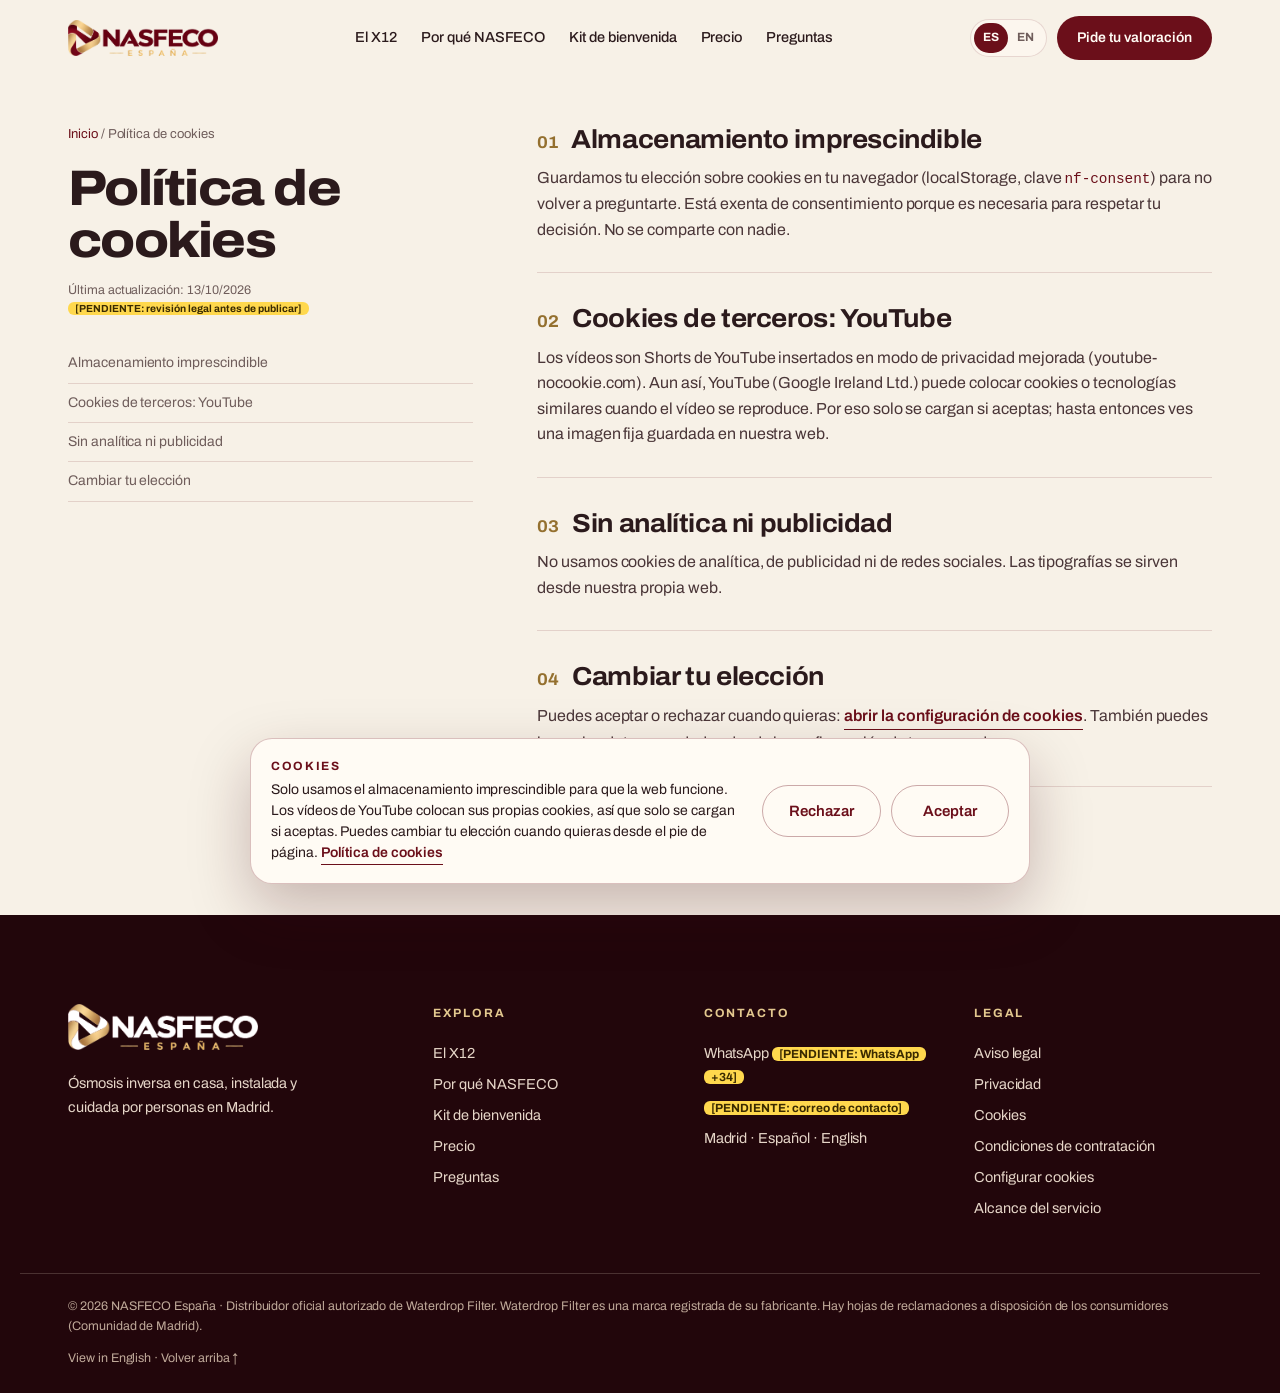
<file: cookies.html>
<!doctype html>
<html lang="es-ES">
<head>
<meta charset="utf-8">
<meta name="viewport" content="width=device-width, initial-scale=1, viewport-fit=cover">
<title>Política de cookies | NASFECO España</title>
<meta name="description" content="Qué cookies usa esta web y cómo gestionarlas.">
<meta name="robots" content="noindex, nofollow">
<link rel="canonical" href="https://nasfeco.es/cookies">
<meta name="theme-color" content="#F7F1E7">
<link rel="alternate" hreflang="es-ES" href="https://nasfeco.es/cookies"><link rel="alternate" hreflang="en" href="https://nasfeco.es/cookies-en"><link rel="alternate" hreflang="x-default" href="https://nasfeco.es/cookies">
<meta property="og:type" content="website"><meta property="og:site_name" content="NASFECO España"><meta property="og:locale" content="es_ES"><meta name="twitter:card" content="summary_large_image"><meta property="og:title" content="Política de cookies | NASFECO España"><meta property="og:description" content="Qué cookies usa esta web y cómo gestionarlas."><meta property="og:image" content="https://nasfeco.es/assets/img/og.jpg"><meta property="og:url" content="https://nasfeco.es/cookies">
<link rel="icon" href="favicon.png"><link rel="apple-touch-icon" href="assets/brand/icon-180.png">
<link rel="preload" as="font" type="font/woff2" href="assets/fonts/ar-latin.woff2" crossorigin>
<style>@font-face{font-family:'Archivo';font-style:normal;font-weight:100 900;font-stretch:62% 125%;font-display:swap;src:url(assets/fonts/ar-latin-ext.woff2) format('woff2');unicode-range:U+0100-02BA,U+02BD-02C5,U+02C7-02CC,U+02CE-02D7,U+02DD-02FF,U+0304,U+0308,U+0329,U+1D00-1DBF,U+1E00-1E9F,U+1EF2-1EFF,U+2020,U+20A0-20AB,U+20AD-20C0,U+2113,U+2C60-2C7F,U+A720-A7FF}@font-face{font-family:'Archivo';font-style:normal;font-weight:100 900;font-stretch:62% 125%;font-display:swap;src:url(assets/fonts/ar-latin.woff2) format('woff2');unicode-range:U+0000-00FF,U+0131,U+0152-0153,U+02BB-02BC,U+02C6,U+02DA,U+02DC,U+0304,U+0308,U+0329,U+2000-206F,U+20AC,U+2122,U+2191,U+2193,U+2212,U+2215,U+FEFF,U+FFFD}</style>
<link rel="stylesheet" href="css/madrid.css?v=55">
<script type="application/ld+json">{"@context": "https://schema.org", "@graph": [{"@type": "LocalBusiness", "@id": "https://nasfeco.es/#business", "name": "NASFECO España", "url": "https://nasfeco.es/", "logo": "https://nasfeco.es/assets/brand/icon-180.png", "image": "https://nasfeco.es/assets/img/og.jpg", "description": "Distribuidor oficial autorizado de Waterdrop Filter. Sistema de ósmosis inversa sin depósito Waterdrop Filter X12 en Madrid, con valoración de tu cocina, instalación profesional, kit de bienvenida y seguimiento.", "areaServed": [{"@type": "City", "name": "Madrid"}], "address": {"@type": "PostalAddress", "addressLocality": "Madrid", "addressCountry": "ES"}, "knowsLanguage": ["es", "en"], "currenciesAccepted": "EUR", "makesOffer": [{"@type": "Offer", "itemOffered": {"@type": "Service", "name": "Instalación de sistema de ósmosis inversa", "areaServed": "Madrid"}}]}, {"@type": "WebSite", "@id": "https://nasfeco.es/#site", "url": "https://nasfeco.es/", "name": "NASFECO España", "inLanguage": "es-ES", "publisher": {"@id": "https://nasfeco.es/#business"}}]}</script>
</head>
<body class="pg-cookies has-promo">
<a class="skip" href="#main">Ir al contenido</a>
<div class="pbar" data-promo data-end="2026-11-30T23:59:59+01:00" role="region" aria-label="Oferta de lanzamiento">
  <div class="wrap pbar-in"><b>Oferta de lanzamiento</b><span class="pbar-s">−300 €</span><span class="pbar-l">−300 € en tu Waterdrop Filter X12: pagas 2.239 €, IVA e instalación incluidos</span><span class="pbar-t"><span class="pbar-d">Hasta el 30/11/2026 · </span>termina en <i data-cd>…</i></span></div>
</div>
<header class="hd" id="hd">
  <div class="wrap hd-in">
    <a class="hd-logo" href="index.html" aria-label="NASFECO España"><img src="assets/brand/nasfeco-es.png" alt="NASFECO España" width="170" height="41"></a>
    <nav class="hd-nav" aria-label="Principal"><a href="x12.html">El X12</a><a href="index.html#why">Por qué NASFECO</a><a href="index.html#kit">Kit de bienvenida</a><a href="index.html#price">Precio</a><a href="index.html#faq">Preguntas</a></nav>
    <div class="hd-r">
      <a class="hd-lang" href="cookies-en.html" hreflang="en" title="View in English"><b class="on">ES</b><b class="">EN</b></a>
      <button type="button" class="hd-cta" data-book>Pide tu valoración</button>
      <button type="button" class="hd-menu" data-menu aria-expanded="false" aria-controls="mnav" aria-label="Abrir menú"><svg viewBox="0 0 24 24" width="22" height="22" fill="none" stroke="currentColor" stroke-width="1.6" stroke-linecap="round" stroke-linejoin="round" aria-hidden="true"><path d="M4 8h16M4 16h16"/></svg></button>
    </div>
  </div>
</header>
<div class="mnav" id="mnav" hidden>
  <nav><a href="x12.html">El X12</a><a href="index.html#why">Por qué NASFECO</a><a href="index.html#kit">Kit de bienvenida</a><a href="index.html#price">Precio</a><a href="index.html#faq">Preguntas</a></nav>
  <button type="button" class="btn b-wine" data-book><span>Pide tu valoración</span><i><svg viewBox="0 0 24 24" width="15" height="15" fill="none" stroke="currentColor" stroke-width="1.8" stroke-linecap="round" stroke-linejoin="round" aria-hidden="true"><path d="M7 17L17 7M9 7h8v8"/></svg></i></button>
  <a class="mnav-lang" href="cookies-en.html">View in English</a>
</div><main id="main" class="lg">
<div class="wrap lg-g">
  <aside class="lg-a"><p class="crumb"><a href="index.html">Inicio</a> / Política de cookies</p><h1 class="d2">Política de cookies</h1><p class="fine">Última actualización: 13/10/2026<br><mark class="pend">[PENDIENTE: revisión legal antes de publicar]</mark></p><nav class="lg-toc"><a href="#s0">Almacenamiento imprescindible</a><a href="#s1">Cookies de terceros: YouTube</a><a href="#s2">Sin analítica ni publicidad</a><a href="#s3">Cambiar tu elección</a></nav></aside>
  <div class="lg-b"><section class="lg-s" id="s0"><h2><i>01</i>Almacenamiento imprescindible</h2><p>Guardamos tu elección sobre cookies en tu navegador (localStorage, clave <code>nf-consent</code>) para no volver a preguntarte. Está exenta de consentimiento porque es necesaria para respetar tu decisión. No se comparte con nadie.</p></section><section class="lg-s" id="s1"><h2><i>02</i>Cookies de terceros: YouTube</h2><p>Los vídeos son Shorts de YouTube insertados en modo de privacidad mejorada (youtube-nocookie.com). Aun así, YouTube (Google Ireland Ltd.) puede colocar cookies o tecnologías similares cuando el vídeo se reproduce. Por eso solo se cargan si aceptas; hasta entonces ves una imagen fija guardada en nuestra web.</p></section><section class="lg-s" id="s2"><h2><i>03</i>Sin analítica ni publicidad</h2><p>No usamos cookies de analítica, de publicidad ni de redes sociales. Las tipografías se sirven desde nuestra propia web.</p></section><section class="lg-s" id="s3"><h2><i>04</i>Cambiar tu elección</h2><p>Puedes aceptar o rechazar cuando quieras: <button type="button" class="ul" data-cookie-settings>abrir la configuración de cookies</button>. También puedes borrar los datos guardados desde la configuración de tu navegador.</p></section></div>
</div>
</main>
<footer class="ft">
  <div class="wrap ft-top">
    <div class="ft-brand"><img src="assets/brand/nasfeco-es-white.png" alt="NASFECO España" width="210" height="51"><p>Ósmosis inversa en casa, instalada y cuidada por personas en Madrid.</p></div>
    <div><h3 class="ft-h">Explora</h3><a href="x12.html">El X12</a><a href="index.html#why">Por qué NASFECO</a><a href="index.html#kit">Kit de bienvenida</a><a href="index.html#price">Precio</a><a href="index.html#faq">Preguntas</a></div>
    <div><h3 class="ft-h">Contacto</h3><a href="https://wa.me/?text=%C2%A1Hola%20NASFECO%21%20Quiero%20saber%20m%C3%A1s%20del%20X12%20en%20Madrid." target="_blank" rel="noopener">WhatsApp <mark class="pend">[PENDIENTE: WhatsApp +34]</mark></a><p><mark class="pend">[PENDIENTE: correo de contacto]</mark></p><p>Madrid · Español · English</p></div>
    <div><h3 class="ft-h">Legal</h3><a href="aviso-legal.html">Aviso legal</a><a href="privacidad.html">Privacidad</a><a href="cookies.html">Cookies</a><a href="condiciones.html">Condiciones de contratación</a><button type="button" class="ft-l" data-cookie-settings>Configurar cookies</button><button type="button" class="ft-l" data-info="scope">Alcance del servicio</button></div>
  </div>
  <div class="wrap ft-b"><span>© 2026 NASFECO España · Distribuidor oficial autorizado de Waterdrop Filter. Waterdrop Filter es una marca registrada de su fabricante. Hay hojas de reclamaciones a disposición de los consumidores (Comunidad de Madrid).</span><span><a href="cookies-en.html">View in English</a> · <a href="#top">Volver arriba ↑</a></span></div>
</footer>
<dialog class="dlg dlg-book" id="d-book" aria-labelledby="bk-title"><button type="button" class="dx" data-close aria-label="Cerrar"><svg viewBox="0 0 24 24" width="20" height="20" fill="none" stroke="currentColor" stroke-width="1.6" stroke-linecap="round" stroke-linejoin="round" aria-hidden="true"><path d="M6 6l12 12M18 6L6 18"/></svg></button>
  <aside class="bk-side"><img class="bk-logo" src="assets/brand/nasfeco-es-white.png" alt="NASFECO España" width="150" height="36"><h3>Tu casa. Tus detalles. <em>Tu valoración.</em></h3>
    <div class="bk-sum"><img id="bk-img" src="assets/products/x12-silver.webp" alt=""><div><b id="bk-model">Waterdrop Filter X12</b><span id="bk-price">2.239 €</span><small>IVA, instalación estándar y kit de bienvenida incluidos.</small></div></div></aside>
  <div class="bk-main"><div class="bk-prog"><span class="on"></span><span></span><span></span><b id="bk-step">01 / 03</b></div>
    <h2 class="d3" id="bk-title"></h2><p class="bk-sub" id="bk-sub"></p>
    <form id="bk-form" novalidate><div id="bk-fields"></div><p class="bk-err" id="bk-err" role="alert"></p>
      <div class="row bk-btns"><button type="button" class="btn b-line" id="bk-back"><span>Atrás</span></button><button type="submit" class="btn b-wine" id="bk-next"><span></span><i><svg viewBox="0 0 24 24" width="15" height="15" fill="none" stroke="currentColor" stroke-width="1.8" stroke-linecap="round" stroke-linejoin="round" aria-hidden="true"><path d="M5 12h14M13 6l6 6-6 6"/></svg></i></button></div></form></div>
</dialog>
<dialog class="dlg" id="d-info" aria-labelledby="in-title"><button type="button" class="dx" data-close aria-label="Cerrar"><svg viewBox="0 0 24 24" width="20" height="20" fill="none" stroke="currentColor" stroke-width="1.6" stroke-linecap="round" stroke-linejoin="round" aria-hidden="true"><path d="M6 6l12 12M18 6L6 18"/></svg></button><div id="in-body"></div></dialog>
<button type="button" class="cc-btn" data-cc aria-label="¿Dudas? Pregúntanos" aria-expanded="false" aria-controls="cc"><svg viewBox="0 0 24 24" width="18" height="18" fill="none" stroke="currentColor" stroke-width="1.6" stroke-linecap="round" stroke-linejoin="round" aria-hidden="true"><path d="M4 5h16v11H9l-5 4z"/></svg><span>¿Dudas?</span></button>
<div class="cc" id="cc" hidden role="dialog" aria-label="¿Dudas? Pregúntanos">
  <div class="cc-h"><img src="assets/brand/mark-color.png" alt="" width="34" height="34"><div><small>NASFECO · Madrid</small><b>¿En qué te ayudamos?</b></div><button type="button" class="dx" data-cc-close aria-label="Cerrar"><svg viewBox="0 0 24 24" width="18" height="18" fill="none" stroke="currentColor" stroke-width="1.6" stroke-linecap="round" stroke-linejoin="round" aria-hidden="true"><path d="M6 6l12 12M18 6L6 18"/></svg></button></div>
  <div class="cc-t"><button type="button" data-cc-topic="models">Sobre el X12 y el X16</button><button type="button" data-cc-topic="gift">Todo lo que está incluido</button><button type="button" data-cc-topic="kitchen">¿Funcionaría en mi cocina?</button><button type="button" data-cc-topic="care">Atención después de instalar</button></div>
  <p class="cc-a" id="cc-a" aria-live="polite"></p>
  <div class="cc-f"><a class="btn b-wine" href="https://wa.me/?text=%C2%A1Hola%20NASFECO%21%20Tengo%20una%20pregunta%20sobre%20el%20X12%20en%20Madrid." target="_blank" rel="noopener"><span>Hablar con una persona por WhatsApp</span><i><svg viewBox="0 0 24 24" width="18" height="18" fill="currentColor" aria-hidden="true"><path d="M17.472 14.382c-.297-.149-1.758-.867-2.03-.967-.273-.099-.471-.148-.67.15-.197.297-.767.966-.94 1.164-.173.199-.347.223-.644.075-.297-.15-1.255-.463-2.39-1.475-.883-.788-1.48-1.761-1.653-2.059-.173-.297-.018-.458.13-.606.134-.133.298-.347.446-.52.149-.174.198-.298.298-.497.099-.198.05-.371-.025-.52-.075-.149-.669-1.612-.916-2.207-.242-.579-.487-.5-.669-.51a12.8 12.8 0 0 0-.57-.01c-.198 0-.52.074-.792.372-.272.297-1.04 1.016-1.04 2.479 0 1.462 1.065 2.875 1.213 3.074.149.198 2.096 3.2 5.077 4.487.709.306 1.262.489 1.694.625.712.227 1.36.195 1.871.118.571-.085 1.758-.719 2.006-1.413.248-.694.248-1.289.173-1.413-.074-.124-.272-.198-.57-.347m-5.421 7.403h-.004a9.87 9.87 0 0 1-5.031-1.378l-.361-.214-3.741.982.998-3.648-.235-.374a9.86 9.86 0 0 1-1.51-5.26c.001-5.45 4.436-9.884 9.888-9.884 2.64 0 5.122 1.03 6.988 2.898a9.825 9.825 0 0 1 2.893 6.994c-.003 5.45-4.437 9.884-9.885 9.884m8.413-18.297A11.815 11.815 0 0 0 12.05 0C5.495 0 .16 5.335.157 11.892c0 2.096.547 4.142 1.588 5.945L.057 24l6.305-1.654a11.882 11.882 0 0 0 5.683 1.448h.005c6.554 0 11.89-5.335 11.893-11.893a11.821 11.821 0 0 0-3.48-8.413z"/></svg></i></a><button type="button" class="btn b-line" data-book><span>Pedir mi valoración</span><i><svg viewBox="0 0 24 24" width="15" height="15" fill="none" stroke="currentColor" stroke-width="1.8" stroke-linecap="round" stroke-linejoin="round" aria-hidden="true"><path d="M7 17L17 7M9 7h8v8"/></svg></i></button></div>
  <small>Respuestas preparadas. Para todo lo demás, te responde una persona por WhatsApp.</small>
</div>
<div class="ck" id="ck" role="dialog" aria-modal="false" aria-labelledby="ck-t" hidden>
  <p id="ck-t"><b>Cookies</b>Solo usamos el almacenamiento imprescindible para que la web funcione. Los vídeos de YouTube colocan sus propias cookies, así que solo se cargan si aceptas. Puedes cambiar tu elección cuando quieras desde el pie de página. <a class="ul" href="cookies.html">Política de cookies</a></p>
  <div class="ck-b"><button type="button" class="btn b-line" data-consent="no"><span>Rechazar</span></button><button type="button" class="btn b-line" data-consent="yes"><span>Aceptar</span></button></div>
</div>
<script>window.NF_CFG = {"wa": "", "email": "", "lang": "es", "privacy": "privacidad.html", "zone": "", "pend": {"wa": "[PENDIENTE: WhatsApp +34]", "email": "[PENDIENTE: correo]", "zone": "[PENDIENTE: zona de servicio]", "pay": "[PENDIENTE: formas de pago]"}, "models": {"x12": {"name": "X12", "price": "2.539 €", "promo": "2.239 €", "cap": "[PENDIENTE: capacidad X12 en L/día]", "faucets": {"silver": "assets/products/x12-silver.webp"}, "body": "white", "faucet": "silver"}, "x16": {"name": "X16", "price": "[PENDIENTE: precio X16 en €]", "promo": null, "cap": "[PENDIENTE: capacidad X16 en L/día]", "faucets": {"black": "assets/products/x16-black.webp"}, "body": "black", "faucet": "black"}}, "soon": ["x16"], "promo": {"name": "Oferta de lanzamiento", "code": "", "end": "2026-11-30T23:59:59+01:00", "off": "300 €"}, "kit": ["Bolso NASFECO", "Botella personalizada", "Dos cartuchos filtrantes", "Toalla bordada"]};</script>
<script src="js/site.js?v=55"></script>
<script>(function(){var go=function(){import('./js/x3d-init.js?v=55');};var idle=function(){(window.requestIdleCallback||function(f){setTimeout(f,200)})(go,{timeout:1500});};if(document.readyState==='complete')idle();else addEventListener('load',idle);})();</script>
</body>
</html>
</file>
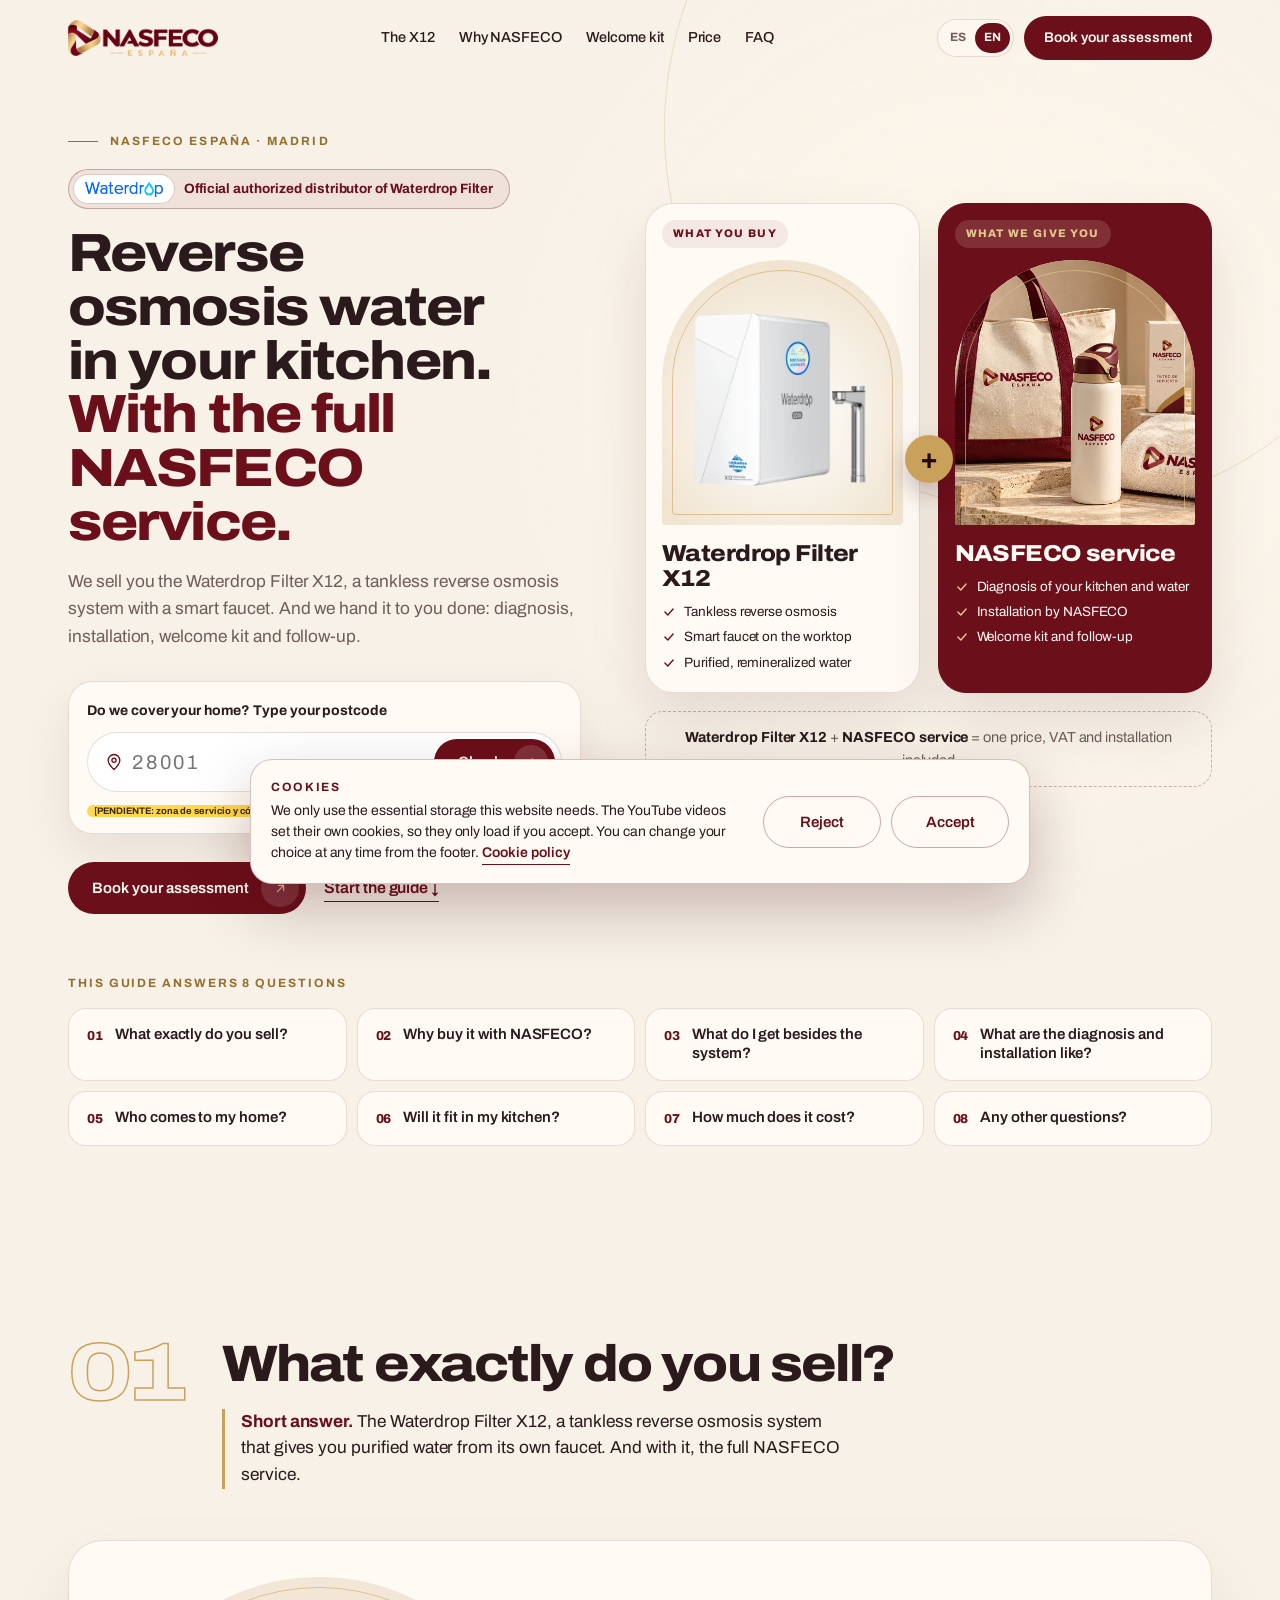
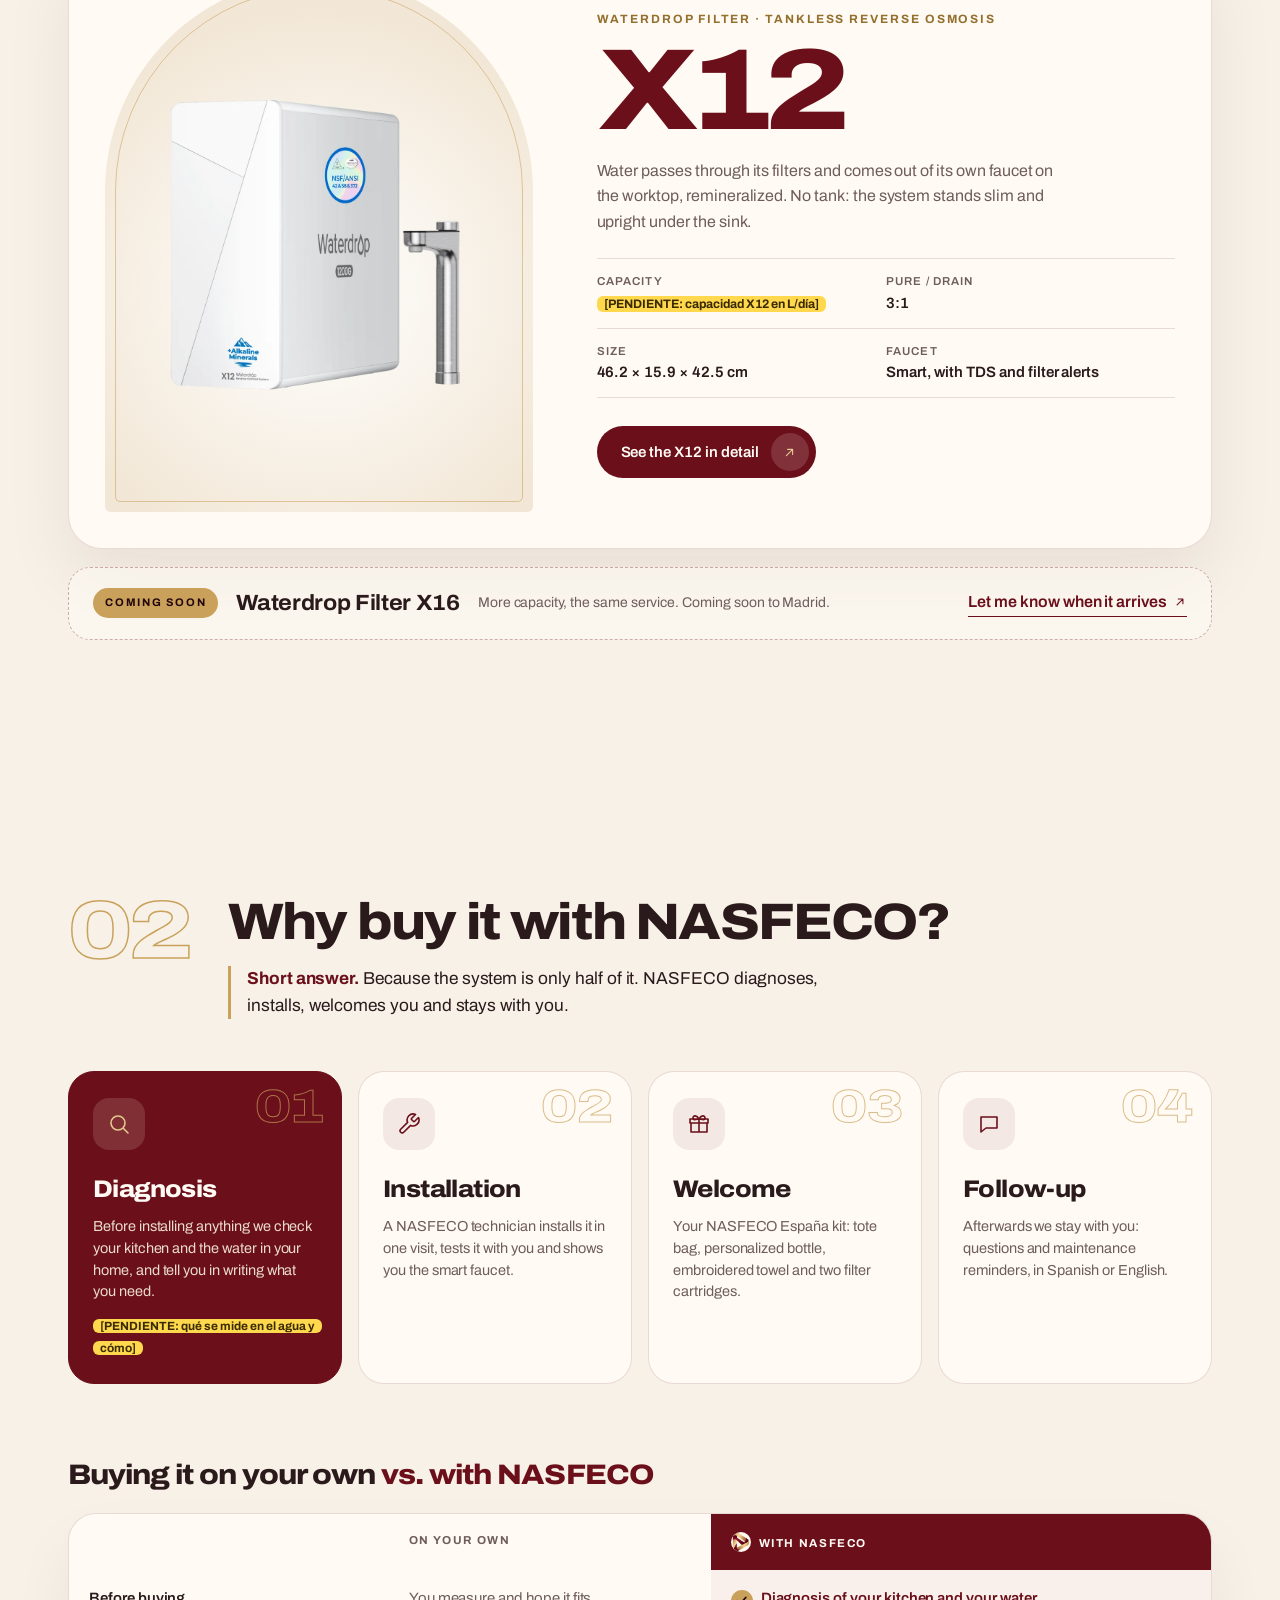
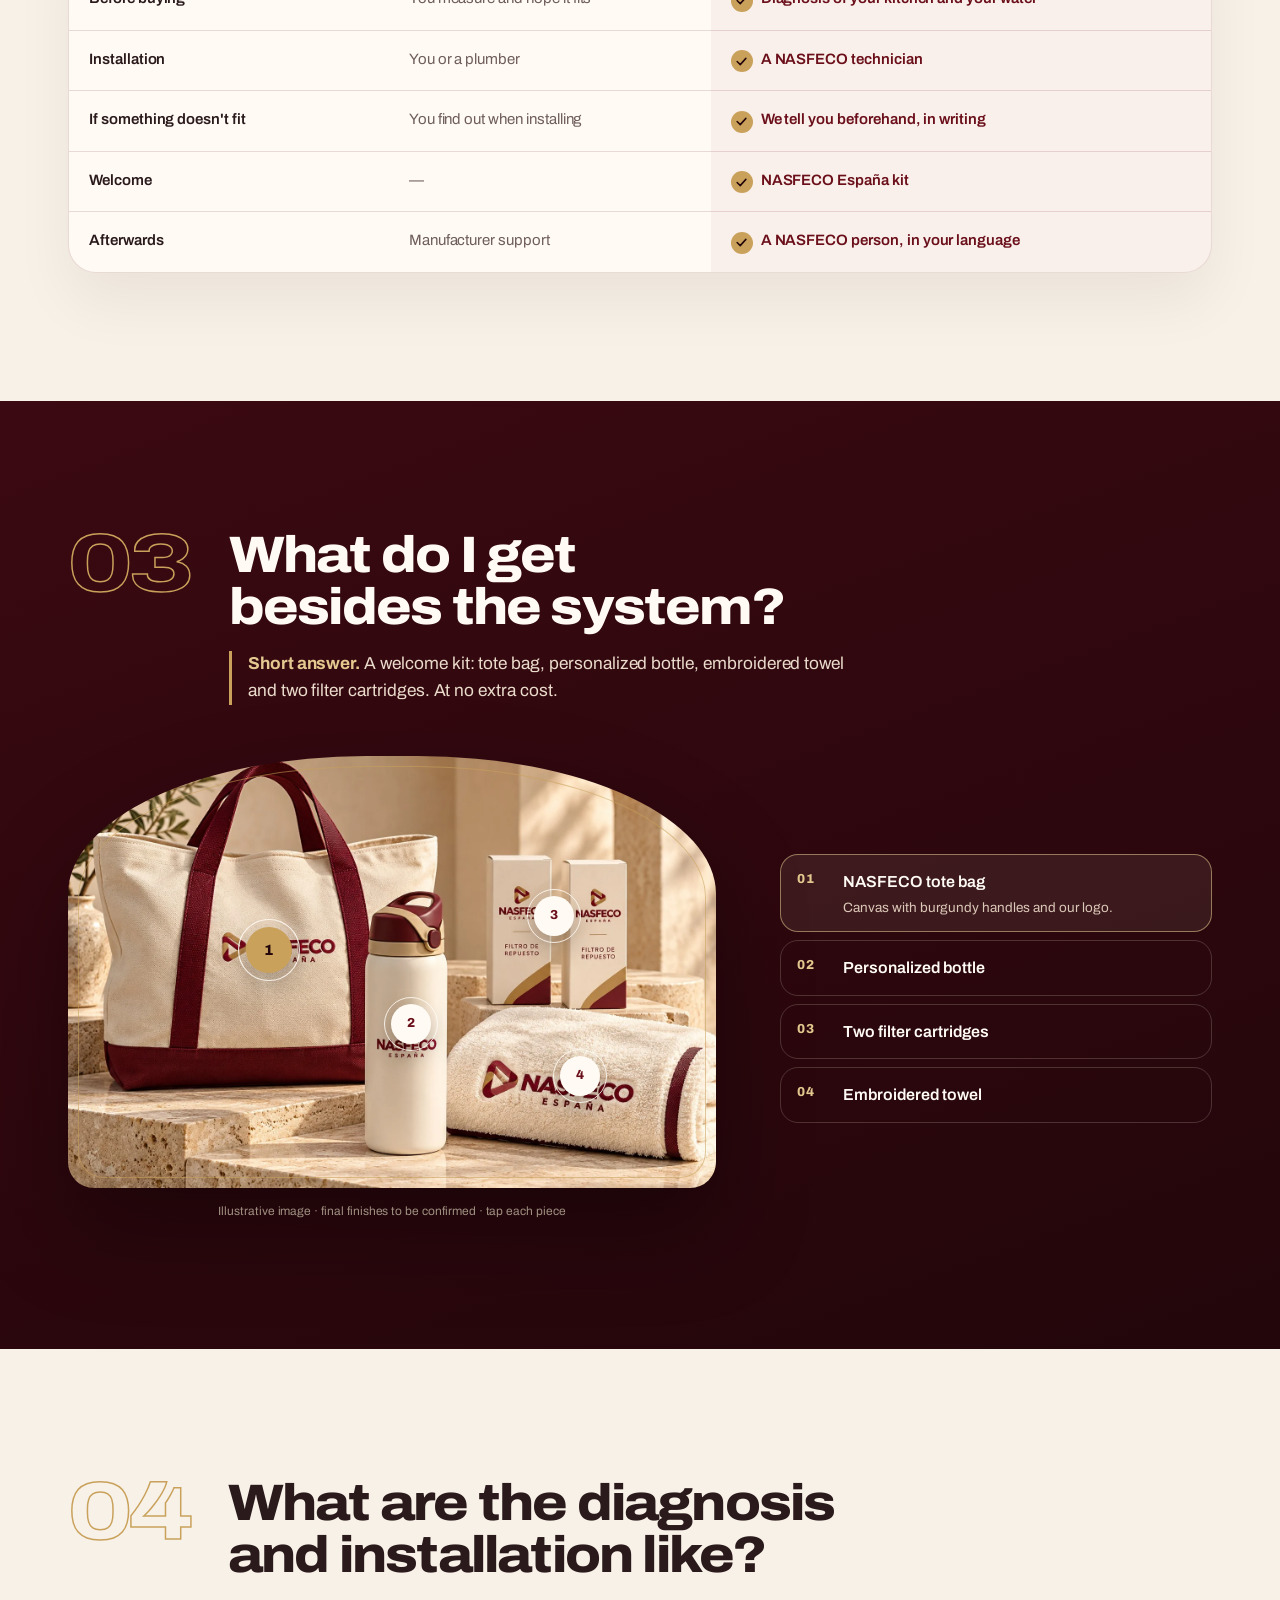
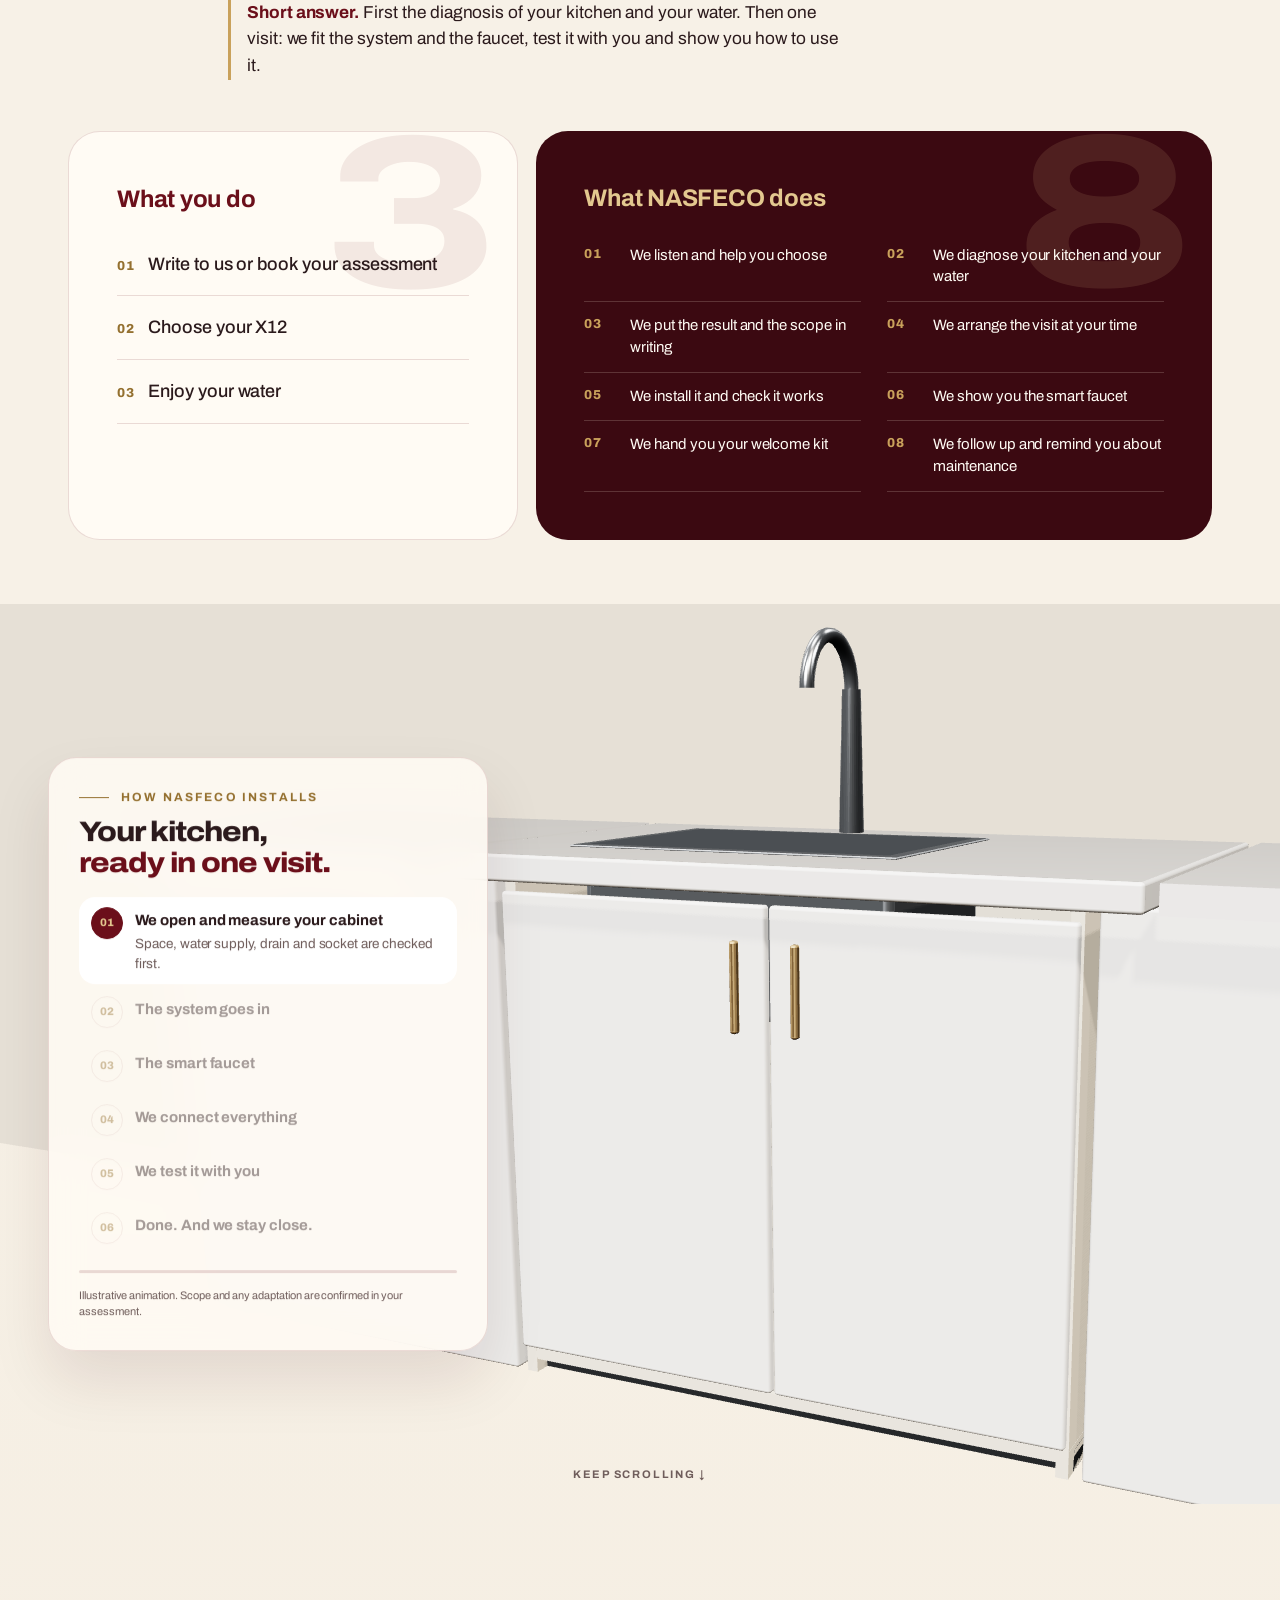
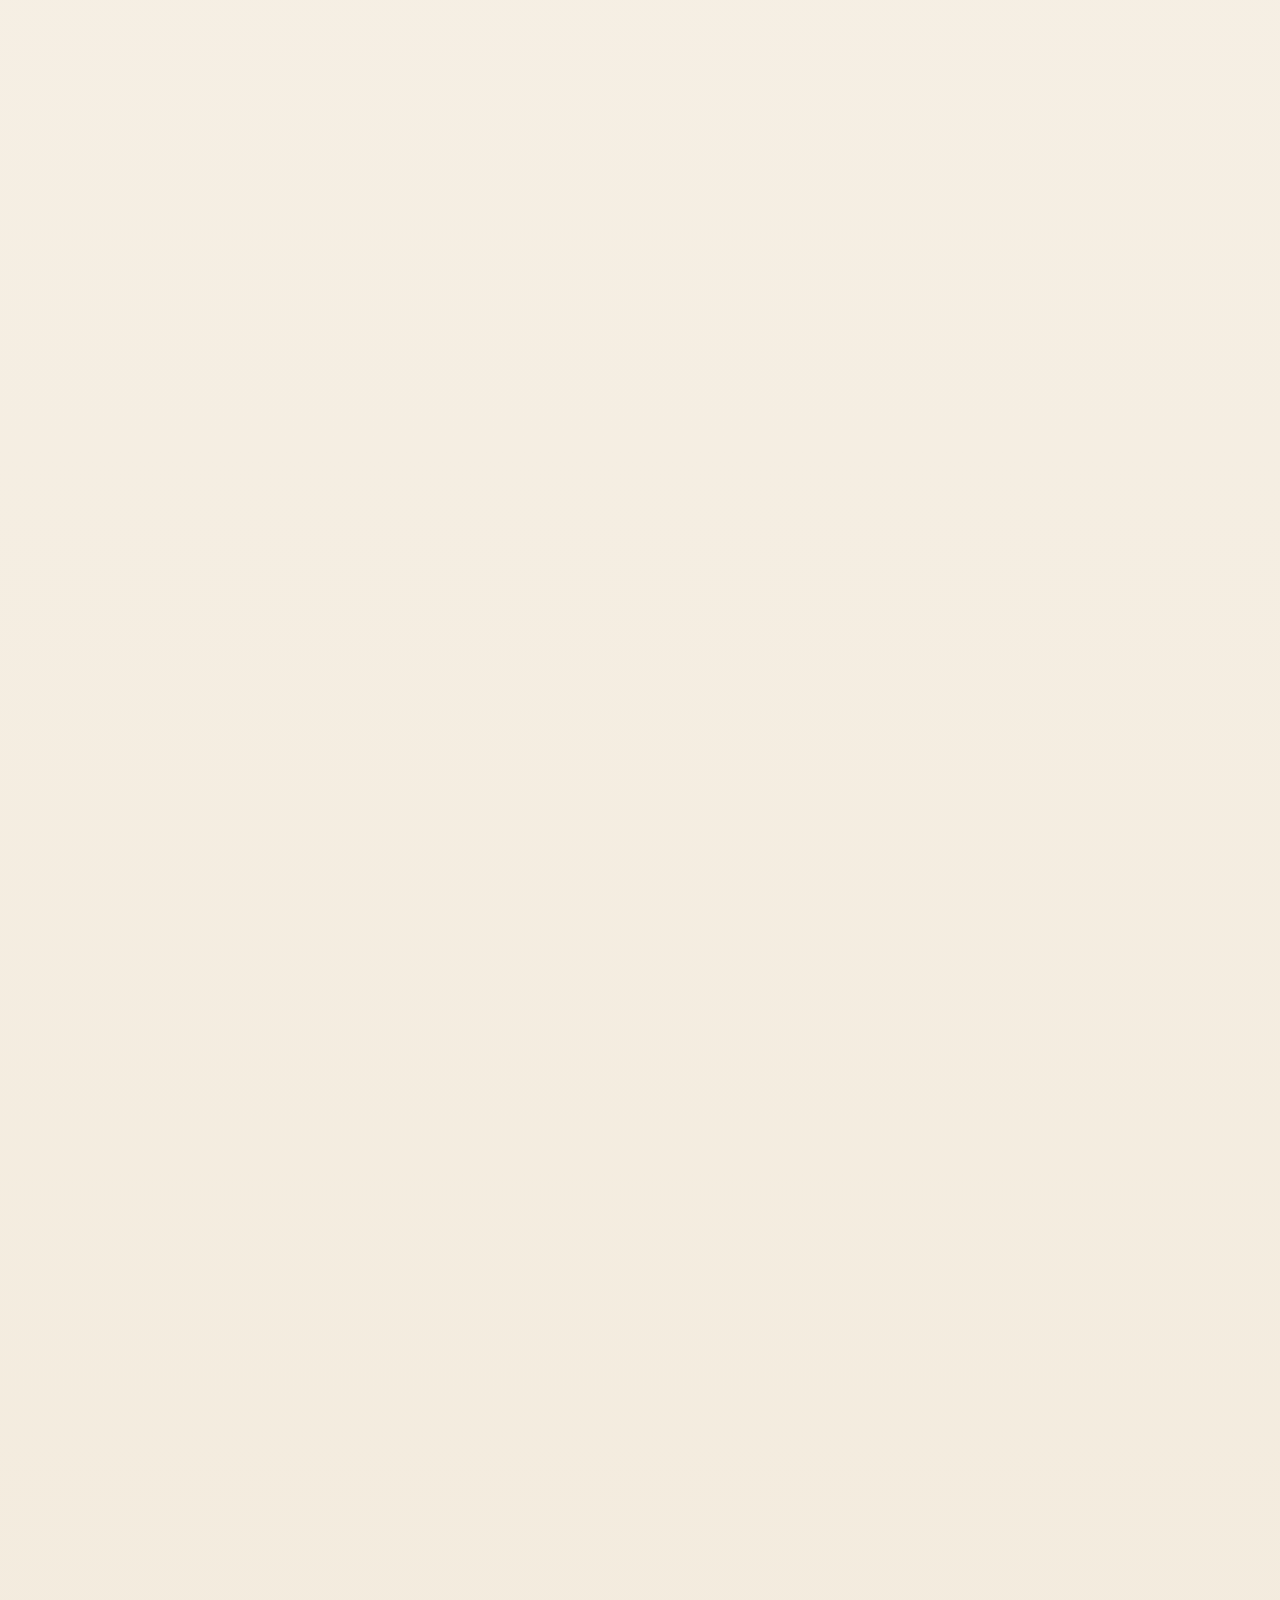
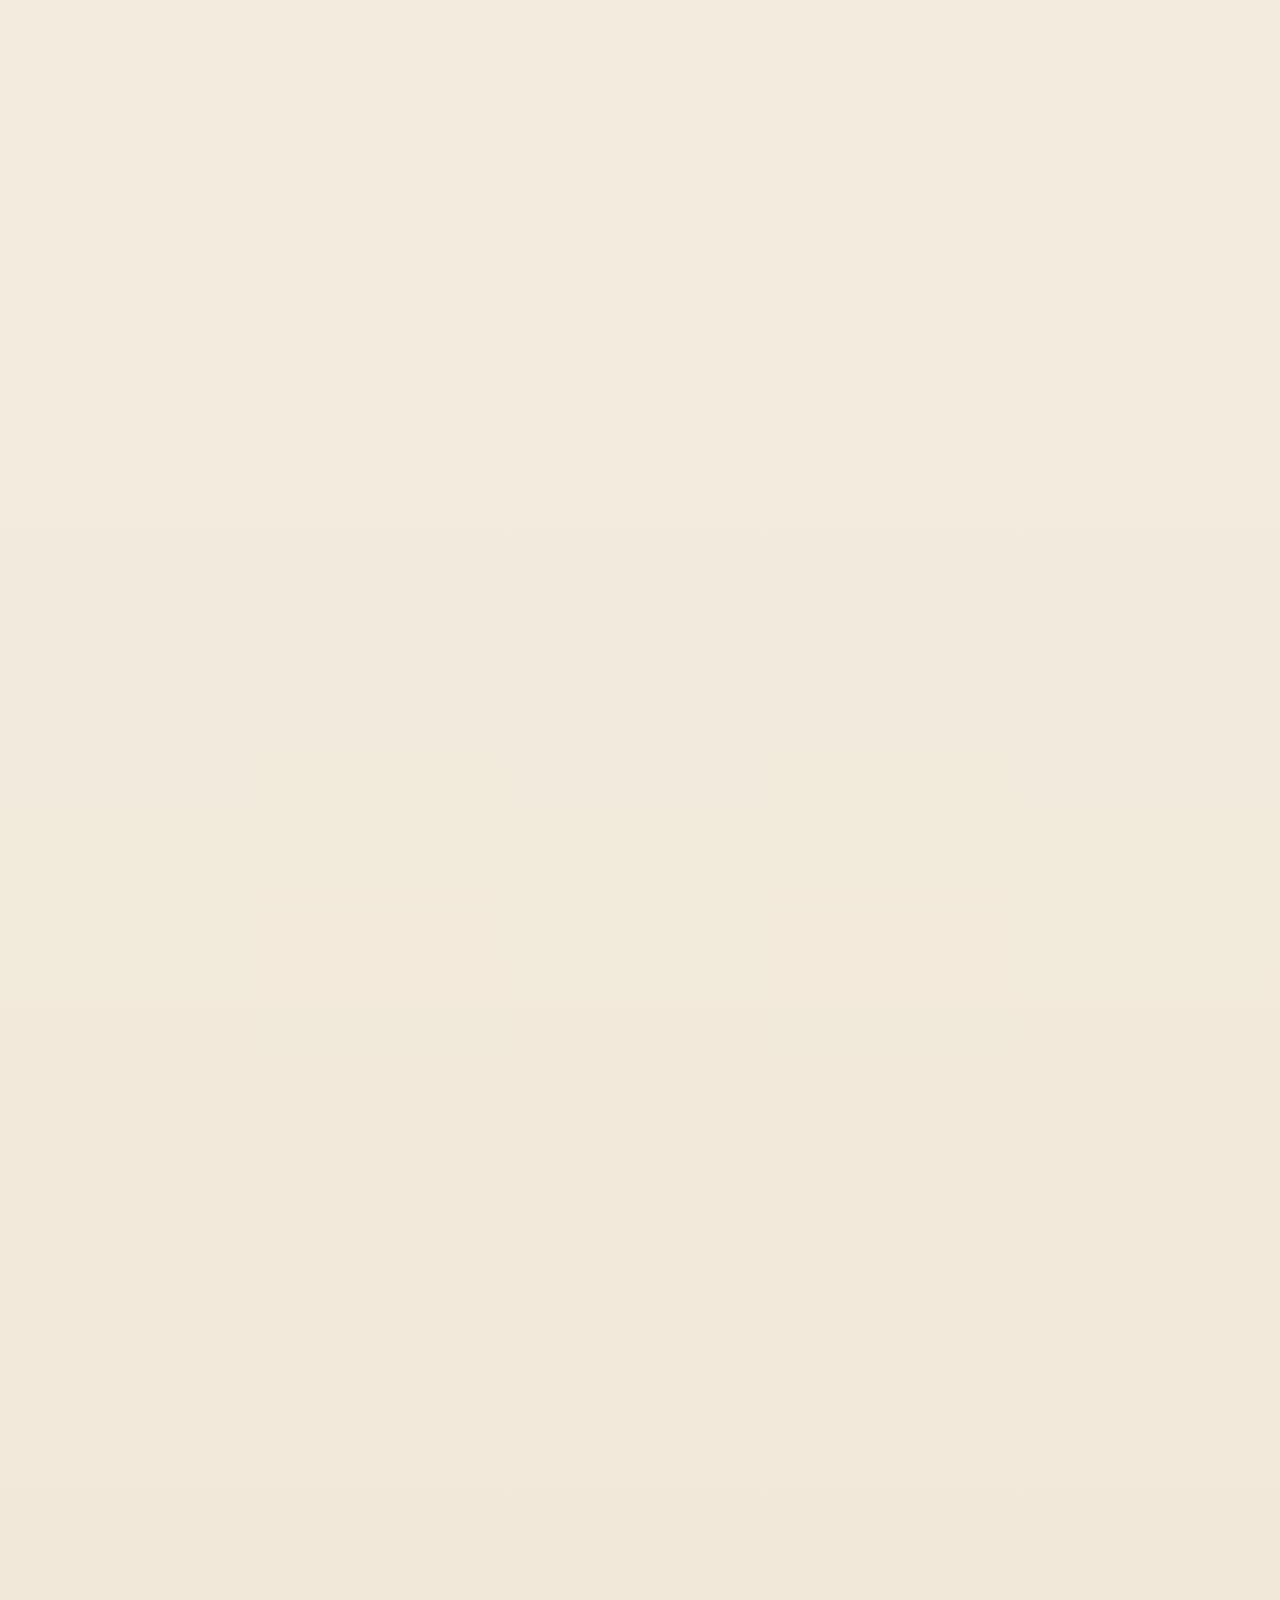
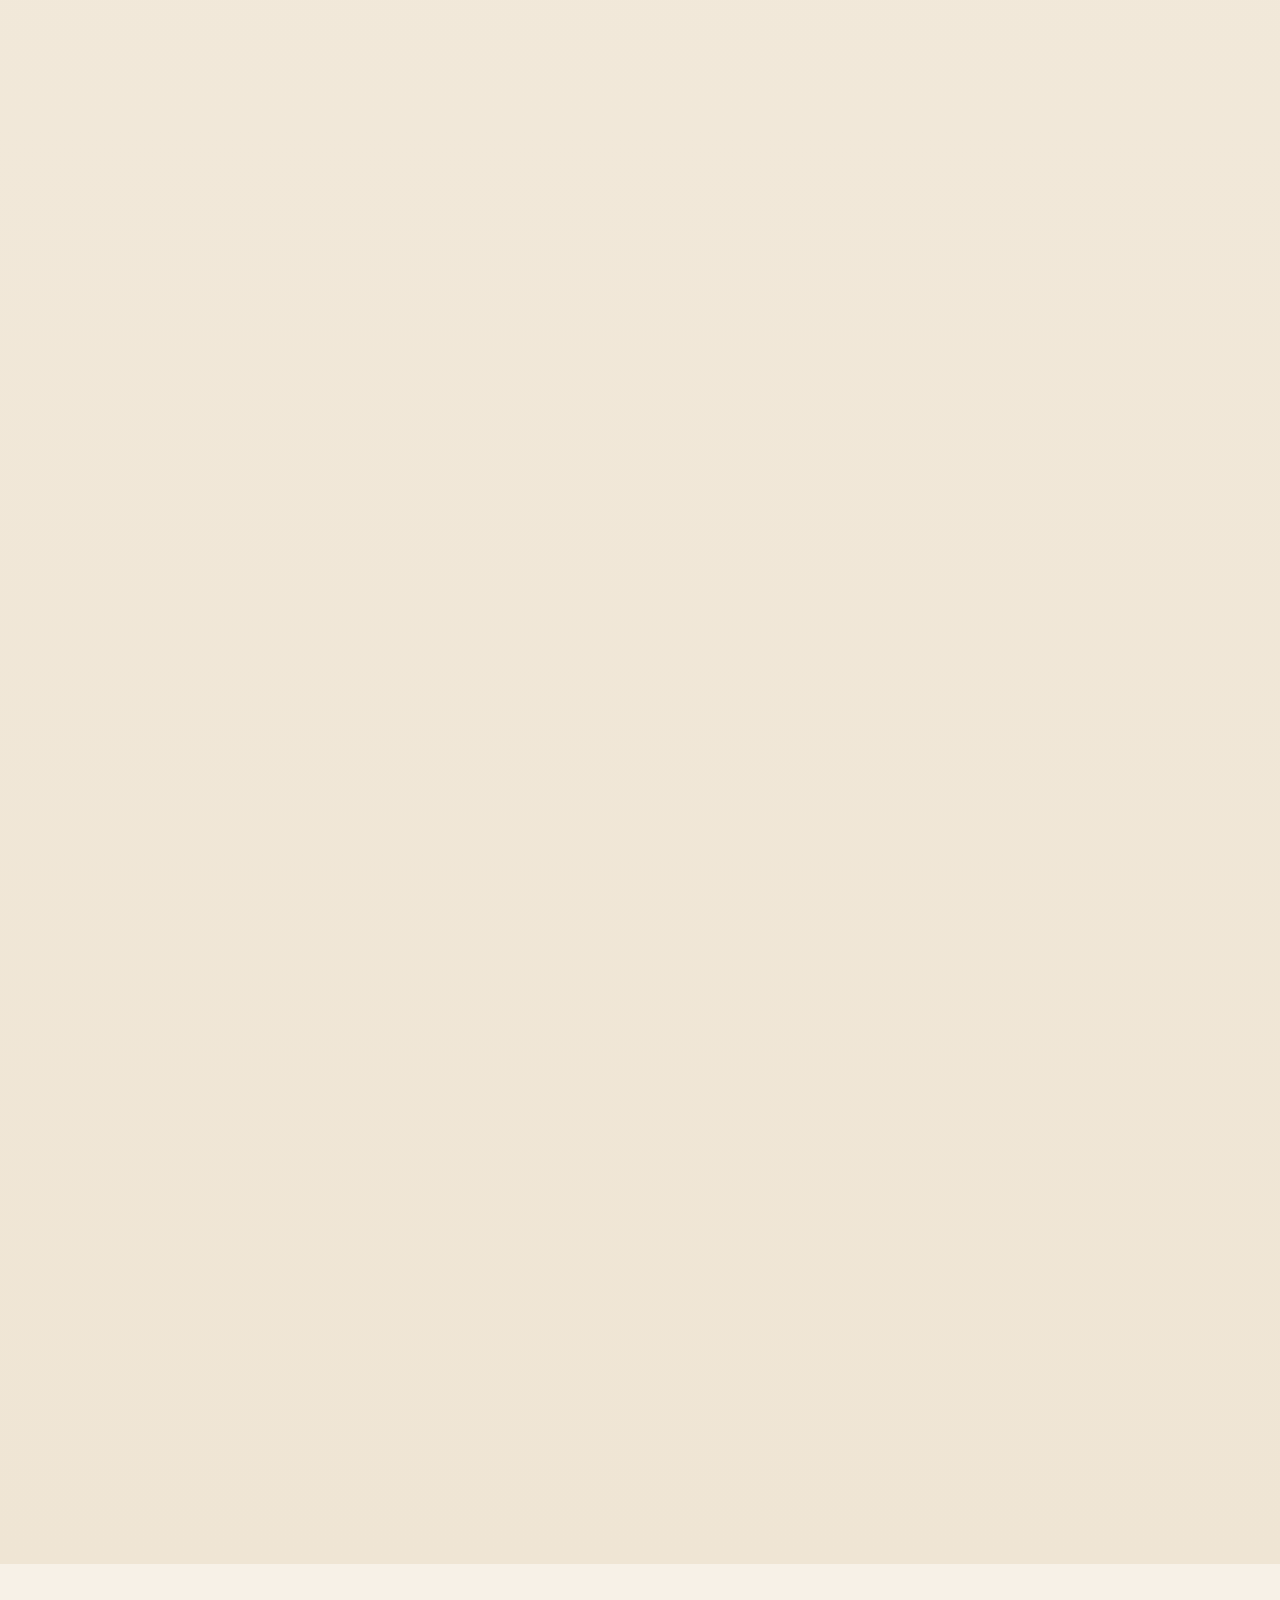
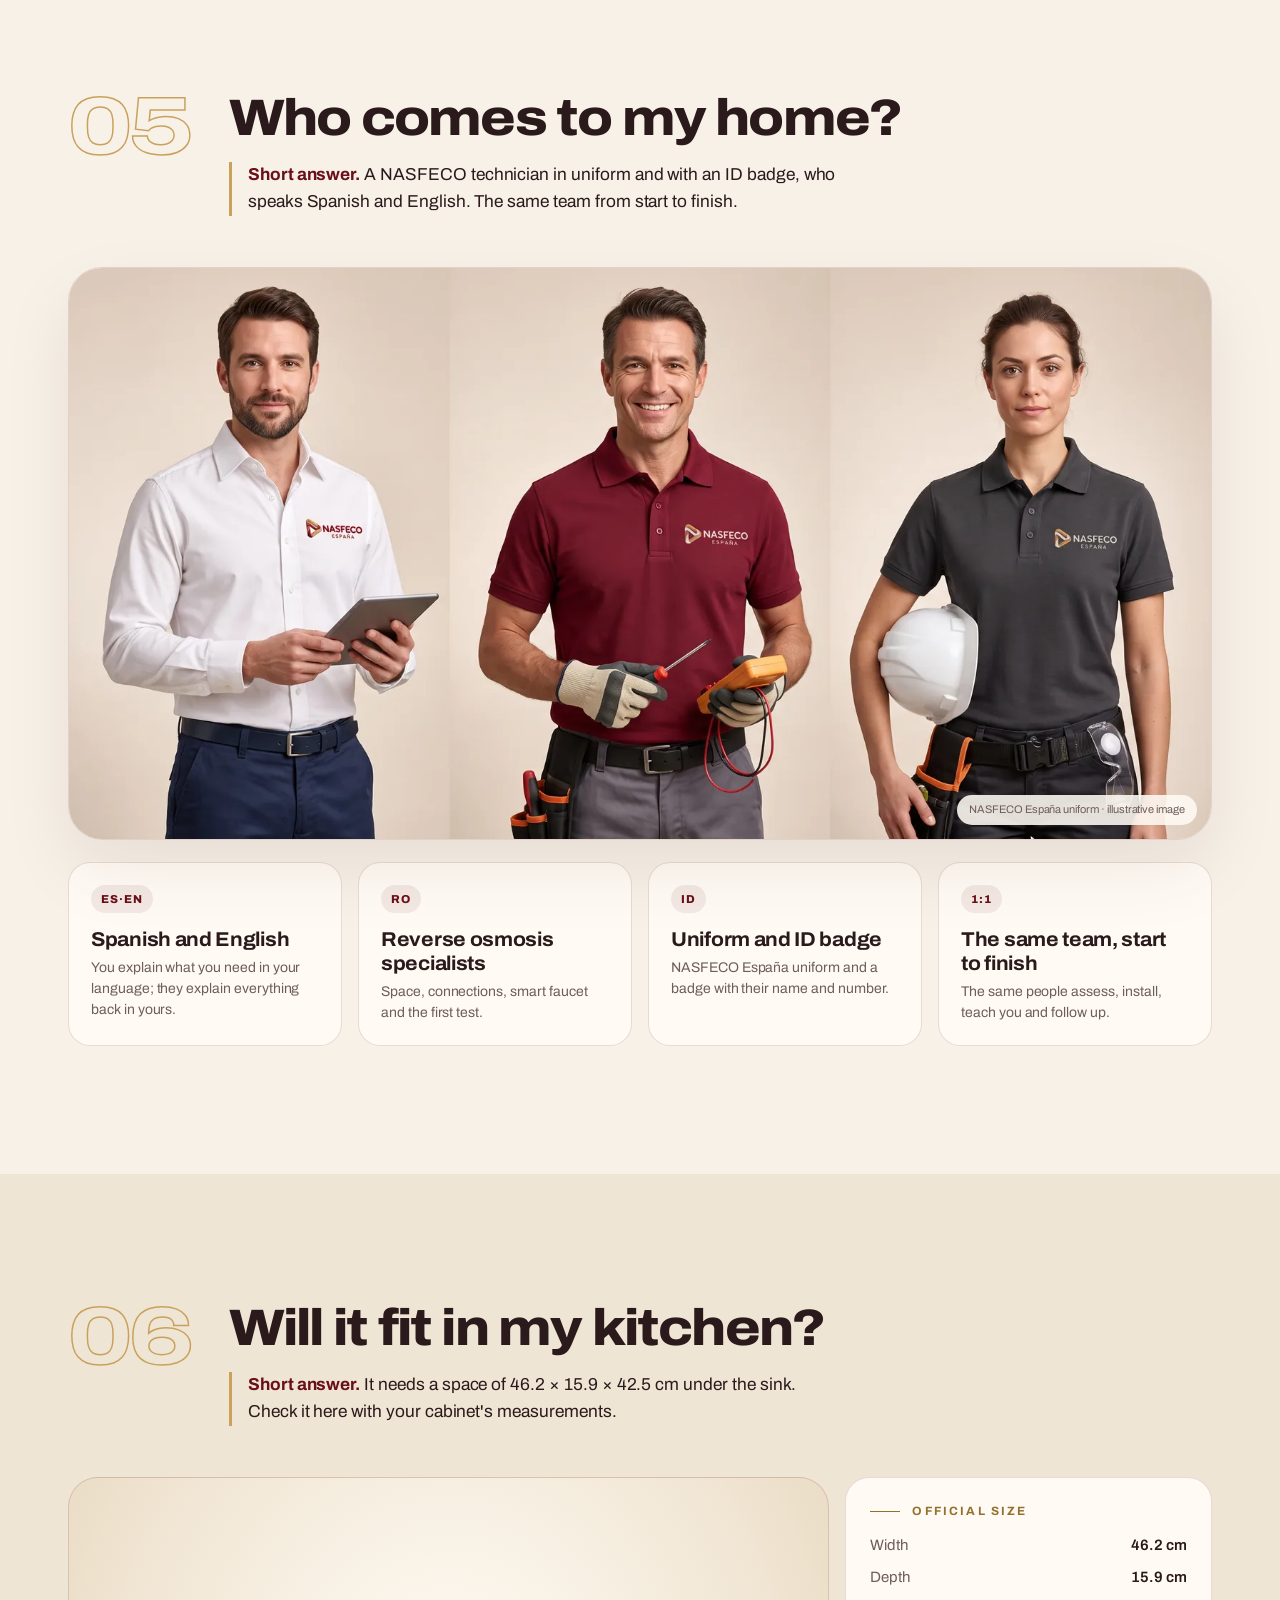
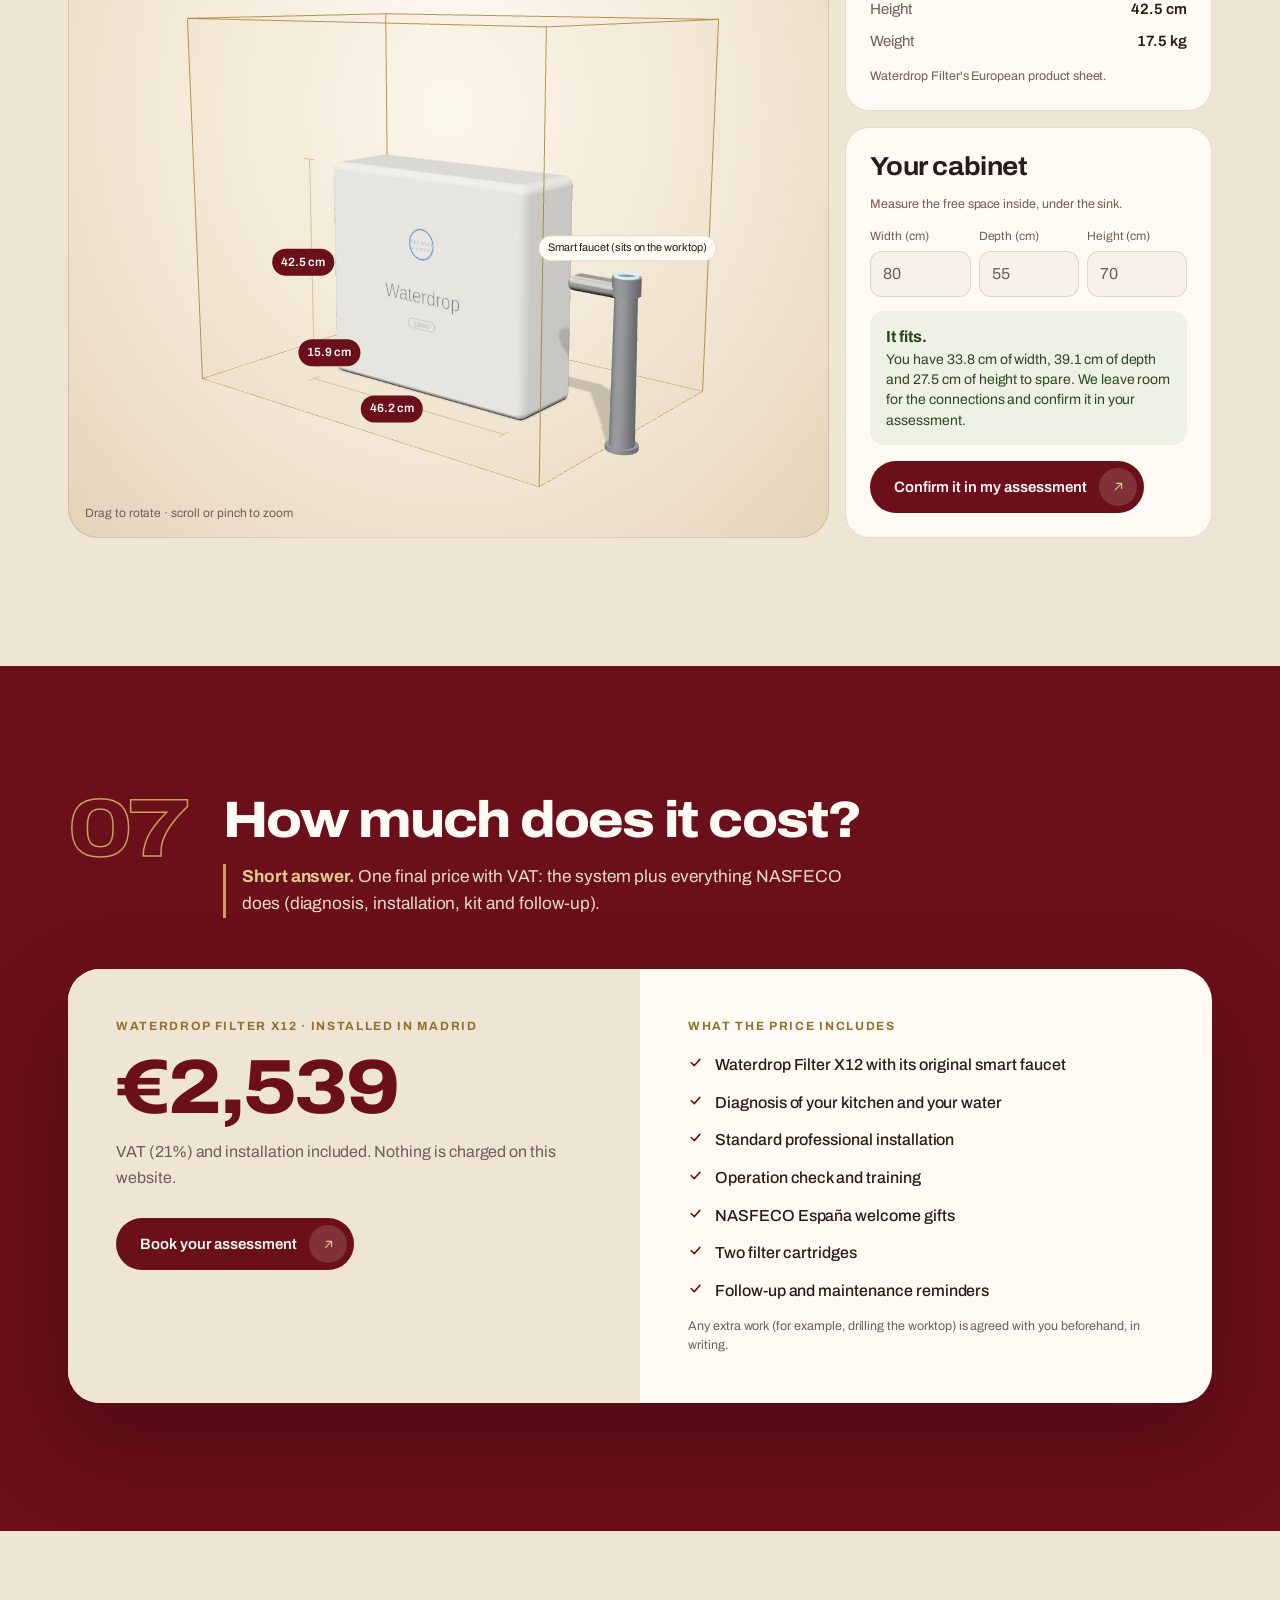
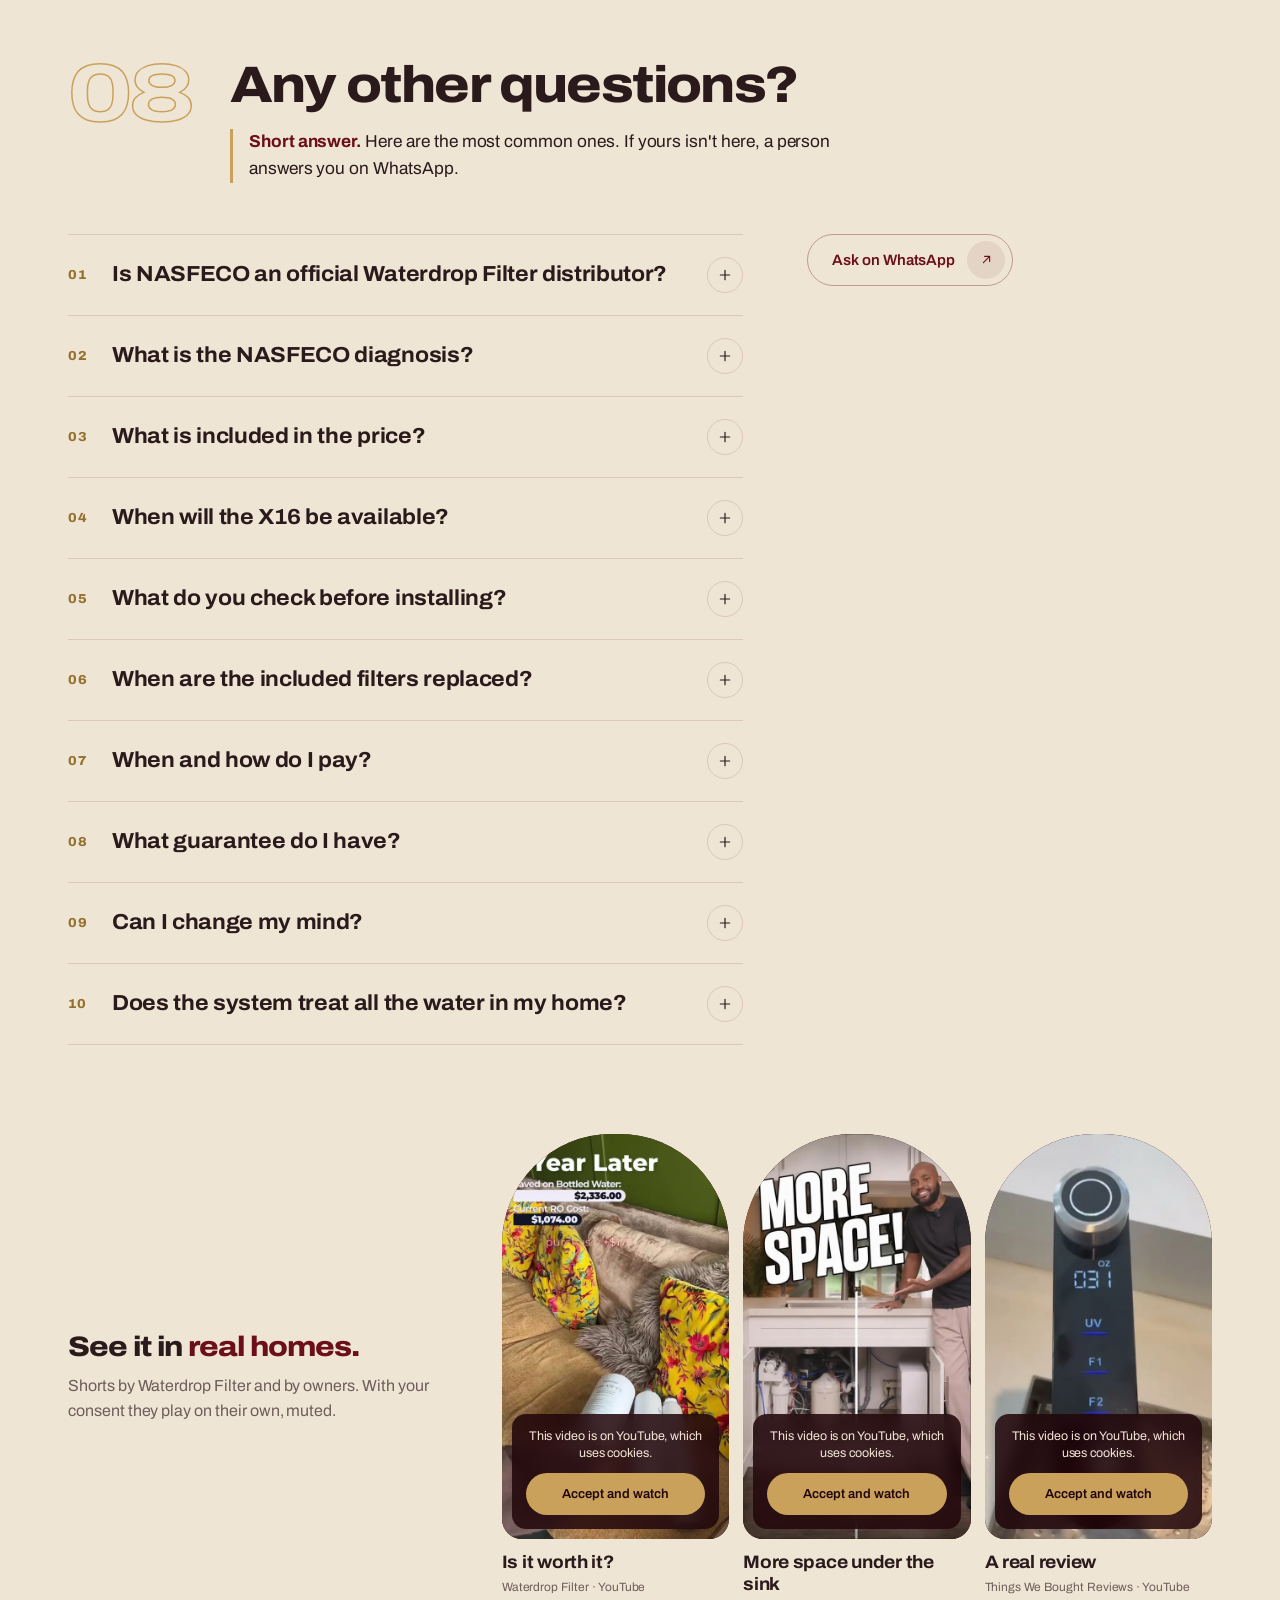
<file: en.html>
<!doctype html>
<html lang="en">
<head>
<meta charset="utf-8">
<meta name="viewport" content="width=device-width, initial-scale=1, viewport-fit=cover">
<title>Reverse Osmosis with Installation in Madrid | Waterdrop Filter · NASFECO</title>
<meta name="description" content="Waterdrop Filter X12 tankless reverse osmosis system, installed in your Madrid kitchen by NASFECO. Assessment, VAT and welcome kit included.">
<meta name="robots" content="noindex, nofollow">
<link rel="canonical" href="https://nasfeco.es/en">
<meta name="theme-color" content="#F7F1E7">
<link rel="alternate" hreflang="es-ES" href="https://nasfeco.es/"><link rel="alternate" hreflang="en" href="https://nasfeco.es/en"><link rel="alternate" hreflang="x-default" href="https://nasfeco.es/">
<meta property="og:type" content="website"><meta property="og:site_name" content="NASFECO España"><meta property="og:locale" content="en_GB"><meta name="twitter:card" content="summary_large_image"><meta property="og:title" content="Reverse Osmosis with Installation in Madrid | Waterdrop Filter · NASFECO"><meta property="og:description" content="Waterdrop Filter X12 tankless reverse osmosis system, installed in your Madrid kitchen by NASFECO. Assessment, VAT and welcome kit included."><meta property="og:image" content="https://nasfeco.es/assets/img/og.jpg"><meta property="og:url" content="https://nasfeco.es/en">
<link rel="icon" href="favicon.png"><link rel="apple-touch-icon" href="assets/brand/icon-180.png">
<link rel="preload" as="font" type="font/woff2" href="assets/fonts/ar-latin.woff2" crossorigin>
<style>@font-face{font-family:'Archivo';font-style:normal;font-weight:100 900;font-stretch:62% 125%;font-display:swap;src:url(assets/fonts/ar-latin-ext.woff2) format('woff2');unicode-range:U+0100-02BA,U+02BD-02C5,U+02C7-02CC,U+02CE-02D7,U+02DD-02FF,U+0304,U+0308,U+0329,U+1D00-1DBF,U+1E00-1E9F,U+1EF2-1EFF,U+2020,U+20A0-20AB,U+20AD-20C0,U+2113,U+2C60-2C7F,U+A720-A7FF}@font-face{font-family:'Archivo';font-style:normal;font-weight:100 900;font-stretch:62% 125%;font-display:swap;src:url(assets/fonts/ar-latin.woff2) format('woff2');unicode-range:U+0000-00FF,U+0131,U+0152-0153,U+02BB-02BC,U+02C6,U+02DA,U+02DC,U+0304,U+0308,U+0329,U+2000-206F,U+20AC,U+2122,U+2191,U+2193,U+2212,U+2215,U+FEFF,U+FFFD}</style>
<link rel="stylesheet" href="css/madrid.css?v=55">
<script type="application/ld+json">{"@context": "https://schema.org", "@graph": [{"@type": "LocalBusiness", "@id": "https://nasfeco.es/#business", "name": "NASFECO España", "url": "https://nasfeco.es/", "logo": "https://nasfeco.es/assets/brand/icon-180.png", "image": "https://nasfeco.es/assets/img/og.jpg", "description": "Official authorized distributor of Waterdrop Filter. Waterdrop Filter X12 tankless reverse osmosis system in Madrid, with kitchen assessment, professional installation, welcome kit and follow-up.", "areaServed": [{"@type": "City", "name": "Madrid"}], "address": {"@type": "PostalAddress", "addressLocality": "Madrid", "addressCountry": "ES"}, "knowsLanguage": ["es", "en"], "currenciesAccepted": "EUR", "makesOffer": [{"@type": "Offer", "itemOffered": {"@type": "Service", "name": "Reverse osmosis system installation", "areaServed": "Madrid"}}]}, {"@type": "WebSite", "@id": "https://nasfeco.es/#site", "url": "https://nasfeco.es/", "name": "NASFECO España", "inLanguage": "en", "publisher": {"@id": "https://nasfeco.es/#business"}}, {"@type": "FAQPage", "mainEntity": [{"@type": "Question", "name": "Is NASFECO an official Waterdrop Filter distributor?", "acceptedAnswer": {"@type": "Answer", "text": "Yes. NASFECO is an official authorized distributor of Waterdrop Filter. The systems we install are original Waterdrop Filter products."}}, {"@type": "Question", "name": "What is the NASFECO diagnosis?", "acceptedAnswer": {"@type": "Answer", "text": "Before installing, we check your kitchen (space, water supply, drain, socket and where the faucet goes) and the water in your home, and tell you in writing what you need. What we measure in the water: [PENDIENTE: qué se mide en el agua y cómo]."}}, {"@type": "Question", "name": "What is included in the price?", "acceptedAnswer": {"@type": "Answer", "text": "Your system with its original faucet, kitchen assessment, standard installation and the welcome kit: tote bag, personalized bottle, embroidered towel and two filter cartridges. VAT (21%) is included. The final scope is confirmed in writing. Price: €2,239 with the launch offer (−€300 until 30/11/2026); regular price €2,539. VAT and installation included."}}, {"@type": "Question", "name": "When will the X16 be available?", "acceptedAnswer": {"@type": "Answer", "text": "The X16 is coming soon to Madrid. For now NASFECO installs the X12. Write to us on WhatsApp and we will let you know when it arrives."}}, {"@type": "Question", "name": "What do you check before installing?", "acceptedAnswer": {"@type": "Answer", "text": "Under-sink space, drinking water supply, drain, a socket and where the faucet will go. We also check whether the worktop needs drilling or your building needs to be told. Any extra work is agreed before we start."}}, {"@type": "Question", "name": "When are the included filters replaced?", "acceptedAnswer": {"@type": "Answer", "text": "Two filter cartridges are included; their exact references are confirmed in writing. Timing depends on use and the manufacturer's limits. They are not unlimited filters or free future visits."}}, {"@type": "Question", "name": "When and how do I pay?", "acceptedAnswer": {"@type": "Answer", "text": "The price shown is final, with VAT included. Payment methods and timing are confirmed with you before the visit and written into your proposal: [PENDIENTE: formas y momento de pago]. You receive an invoice. Nothing is charged on this website."}}, {"@type": "Question", "name": "What guarantee do I have?", "acceptedAnswer": {"@type": "Answer", "text": "Under Spanish consumer law you have a 3-year legal guarantee on the goods. Because the installation is part of the contract, a fault caused by incorrect installation is also covered. Any additional manufacturer warranty is detailed in your proposal."}}, {"@type": "Question", "name": "Can I change my mind?", "acceptedAnswer": {"@type": "Answer", "text": "If you sign the contract away from our premises or at a distance, you have 14 calendar days to withdraw without giving a reason. If you ask us to install within those 14 days, you will pay the proportional part of the service already provided, and the right to withdraw ends once the service has been fully provided with your prior express consent. See the terms of sale."}}, {"@type": "Question", "name": "Does the system treat all the water in my home?", "acceptedAnswer": {"@type": "Answer", "text": "No. The X12 is designed for drinking water in the kitchen, through its own faucet. It is not a whole-home softener or a system for every tap."}}]}]}</script>
</head>
<body class="pg-home has-promo">
<a class="skip" href="#main">Skip to content</a>
<div class="pbar" data-promo data-end="2026-11-30T23:59:59+01:00" role="region" aria-label="Launch offer">
  <div class="wrap pbar-in"><b>Launch offer</b><span class="pbar-s">−€300</span><span class="pbar-l">−€300 on your Waterdrop Filter X12: you pay €2,239, VAT and installation included</span><span class="pbar-t"><span class="pbar-d">Until 30/11/2026 · </span>ends in <i data-cd>…</i></span></div>
</div>
<header class="hd" id="hd">
  <div class="wrap hd-in">
    <a class="hd-logo" href="en.html" aria-label="NASFECO España"><img src="assets/brand/nasfeco-es.png" alt="NASFECO España" width="170" height="41"></a>
    <nav class="hd-nav" aria-label="Main"><a href="x12-en.html">The X12</a><a href="#why">Why NASFECO</a><a href="#kit">Welcome kit</a><a href="#price">Price</a><a href="#faq">FAQ</a></nav>
    <div class="hd-r">
      <a class="hd-lang" href="index.html" hreflang="es" title="Ver en español"><b class="">ES</b><b class="on">EN</b></a>
      <button type="button" class="hd-cta" data-book>Book your assessment</button>
      <button type="button" class="hd-menu" data-menu aria-expanded="false" aria-controls="mnav" aria-label="Open menu"><svg viewBox="0 0 24 24" width="22" height="22" fill="none" stroke="currentColor" stroke-width="1.6" stroke-linecap="round" stroke-linejoin="round" aria-hidden="true"><path d="M4 8h16M4 16h16"/></svg></button>
    </div>
  </div>
</header>
<div class="mnav" id="mnav" hidden>
  <nav><a href="x12-en.html">The X12</a><a href="#why">Why NASFECO</a><a href="#kit">Welcome kit</a><a href="#price">Price</a><a href="#faq">FAQ</a></nav>
  <button type="button" class="btn b-wine" data-book><span>Book your assessment</span><i><svg viewBox="0 0 24 24" width="15" height="15" fill="none" stroke="currentColor" stroke-width="1.8" stroke-linecap="round" stroke-linejoin="round" aria-hidden="true"><path d="M7 17L17 7M9 7h8v8"/></svg></i></button>
  <a class="mnav-lang" href="index.html">Ver en español</a>
</div><nav class="rail" aria-label="Guide index"><ol><li><a href="#systems" data-rail="systems"><span>01</span><em>What we sell</em></a></li><li><a href="#why" data-rail="why"><span>02</span><em>Why NASFECO</em></a></li><li><a href="#kit" data-rail="kit"><span>03</span><em>Kit</em></a></li><li><a href="#how" data-rail="how"><span>04</span><em>Diagnosis</em></a></li><li><a href="#team" data-rail="team"><span>05</span><em>Who comes</em></a></li><li><a href="#measure" data-rail="measure"><span>06</span><em>Will it fit?</em></a></li><li><a href="#price" data-rail="price"><span>07</span><em>Price</em></a></li><li><a href="#faq" data-rail="faq"><span>08</span><em>Questions</em></a></li></ol></nav><main id="main">
<section class="mh mh-5" id="top">
  <div class="wrap mh-g">
    <div class="mh-c">
      <p class="eb"><i></i>NASFECO España · Madrid</p>
      <p class="auth"><b class="auth-lg"><img src="assets/brand/waterdrop-filter-logo.png" alt="Waterdrop Filter" width="280" height="54"></b><span>Official authorized distributor of Waterdrop Filter</span></p>
      <h1 class="d1">Reverse osmosis water in your kitchen. <em>With the full NASFECO service.</em></h1>
      <p class="lead">We sell you the Waterdrop Filter X12, a tankless reverse osmosis system with a smart faucet. And we hand it to you done: diagnosis, installation, welcome kit and follow-up.</p>
      <form class="zona-f zona-c" data-zone novalidate>
      <label for="z-cp">Do we cover your home? Type your postcode</label>
      <div class="zona-in"><span><svg viewBox="0 0 24 24" width="20" height="20" fill="none" stroke="currentColor" stroke-width="1.6" stroke-linecap="round" stroke-linejoin="round" aria-hidden="true"><path d="M12 21s-7-6.2-7-11a7 7 0 0114 0c0 4.8-7 11-7 11zM12 12.5a2.5 2.5 0 100-5 2.5 2.5 0 000 5"/></svg></span><input id="z-cp" name="cp" inputmode="numeric" maxlength="5" autocomplete="postal-code" placeholder="28001"><button type="submit" class="btn b-wine"><span>Check</span><i><svg viewBox="0 0 24 24" width="15" height="15" fill="none" stroke="currentColor" stroke-width="1.8" stroke-linecap="round" stroke-linejoin="round" aria-hidden="true"><path d="M5 12h14M13 6l6 6-6 6"/></svg></i></button></div>
      <div class="zona-r" data-zone-r aria-live="polite"></div>
      <p class="fine"><mark class="pend">[PENDIENTE: zona de servicio y códigos postales]</mark></p>
    </form>
      <div class="row"><button type="button" class="btn b-wine" data-book><span>Book your assessment</span><i><svg viewBox="0 0 24 24" width="15" height="15" fill="none" stroke="currentColor" stroke-width="1.8" stroke-linecap="round" stroke-linejoin="round" aria-hidden="true"><path d="M7 17L17 7M9 7h8v8"/></svg></i></button><a class="ul" href="#guia">Start the guide ↓</a></div>
    </div>
    <div class="mh-duo">
      <a class="hc hc-buy" href="x12-en.html">
        <span class="hc-k">What you buy</span>
        <span class="arch hc-a"><img src="assets/products/x12-silver.webp" alt="Waterdrop Filter X12" fetchpriority="high"></span>
        <b class="hc-t">Waterdrop Filter X12</b>
        <ul><li><svg viewBox="0 0 24 24" width="14" height="14" fill="none" stroke="currentColor" stroke-width="2.4" stroke-linecap="round" stroke-linejoin="round" aria-hidden="true"><path d="M5 12l5 5 9-10"/></svg><span>Tankless reverse osmosis</span></li><li><svg viewBox="0 0 24 24" width="14" height="14" fill="none" stroke="currentColor" stroke-width="2.4" stroke-linecap="round" stroke-linejoin="round" aria-hidden="true"><path d="M5 12l5 5 9-10"/></svg><span>Smart faucet on the worktop</span></li><li><svg viewBox="0 0 24 24" width="14" height="14" fill="none" stroke="currentColor" stroke-width="2.4" stroke-linecap="round" stroke-linejoin="round" aria-hidden="true"><path d="M5 12l5 5 9-10"/></svg><span>Purified, remineralized water</span></li></ul>
      </a>
      <span class="hc-plus" aria-hidden="true">+</span>
      <a class="hc hc-give" href="#why">
        <span class="hc-k">What we give you</span>
        <span class="arch hc-a"><img src="assets/img/welcome-kit.webp" alt="NASFECO España welcome kit"></span>
        <b class="hc-t">NASFECO service</b>
        <ul><li><svg viewBox="0 0 24 24" width="14" height="14" fill="none" stroke="currentColor" stroke-width="2.4" stroke-linecap="round" stroke-linejoin="round" aria-hidden="true"><path d="M5 12l5 5 9-10"/></svg><span>Diagnosis of your kitchen and water</span></li><li><svg viewBox="0 0 24 24" width="14" height="14" fill="none" stroke="currentColor" stroke-width="2.4" stroke-linecap="round" stroke-linejoin="round" aria-hidden="true"><path d="M5 12l5 5 9-10"/></svg><span>Installation by NASFECO</span></li><li><svg viewBox="0 0 24 24" width="14" height="14" fill="none" stroke="currentColor" stroke-width="2.4" stroke-linecap="round" stroke-linejoin="round" aria-hidden="true"><path d="M5 12l5 5 9-10"/></svg><span>Welcome kit and follow-up</span></li></ul>
      </a>
      <p class="hc-eq"><b>Waterdrop Filter X12</b> + <b>NASFECO service</b> = one price, VAT and installation included</p>
      <div class="hc-price"><span class="pz" data-promo-on><span class="pz-tag">Launch offer · −€300</span><span class="pz-row"><b class="pz-now">€2,239</b><s>€2,539</s></span></span><span class="pz" data-promo-off hidden><b class="pz-now">€2,539</b></span></div>
    </div>
  </div>
</section>
<section class="toc" id="guia">
  <div class="wrap">
    <p class="toc-t">This guide answers 8 questions</p>
    <ol class="toc-l"><li><a href="#systems"><span>01</span><b>What exactly do you sell?</b></a></li><li><a href="#why"><span>02</span><b>Why buy it with NASFECO?</b></a></li><li><a href="#kit"><span>03</span><b>What do I get besides the system?</b></a></li><li><a href="#how"><span>04</span><b>What are the diagnosis and installation like?</b></a></li><li><a href="#team"><span>05</span><b>Who comes to my home?</b></a></li><li><a href="#measure"><span>06</span><b>Will it fit in my kitchen?</b></a></li><li><a href="#price"><span>07</span><b>How much does it cost?</b></a></li><li><a href="#faq"><span>08</span><b>Any other questions?</b></a></li></ol>
  </div>
</section>
<section class="ch eq" id="systems" data-ch>
  <div class="wrap">
    <header class="ch-h rv"><span class="ch-n">01</span><div><h2 class="q">What exactly do you sell?</h2><p class="ans"><b>Short answer.</b> The Waterdrop Filter X12, a tankless reverse osmosis system that gives you purified water from its own faucet. And with it, the full NASFECO service.</p></div></header>
    
    <article class="eq-card rv">
      <a class="arch eq-img" href="x12-en.html" aria-label="See Waterdrop Filter X12"><img src="assets/products/x12-silver.webp" alt="Waterdrop Filter X12" loading="lazy"></a>
      <div class="eq-b">
        <p class="eq-k">Waterdrop Filter · tankless reverse osmosis</p>
        <h3 class="eq-n">X12</h3>
        <p class="eq-d">Water passes through its filters and comes out of its own faucet on the worktop, remineralized. No tank: the system stands slim and upright under the sink.</p>
        <dl class="eq-dl"><div><dt>Capacity</dt><dd><mark class="pend">[PENDIENTE: capacidad X12 en L/día]</mark></dd></div><div><dt>Pure / drain</dt><dd>3:1</dd></div><div><dt>Size</dt><dd>46.2 × 15.9 × 42.5 cm</dd></div><div><dt>Faucet</dt><dd>Smart, with TDS and filter alerts</dd></div></dl>
        <div class="row"><a class="btn b-wine" href="x12-en.html" ><span>See the X12 in detail</span><i><svg viewBox="0 0 24 24" width="15" height="15" fill="none" stroke="currentColor" stroke-width="1.8" stroke-linecap="round" stroke-linejoin="round" aria-hidden="true"><path d="M7 17L17 7M9 7h8v8"/></svg></i></a></div>
      </div>
    </article>
    <div class="eq-soon rv"><span class="tag">Coming soon</span><b>Waterdrop Filter X16</b><span>More capacity, the same service. Coming soon to Madrid.</span><a class="ul" href="https://wa.me/?text=Hello%20NASFECO%21%20Please%20let%20me%20know%20when%20the%20Waterdrop%20Filter%20X16%20arrives%20in%20Madrid." target="_blank" rel="noopener">Let me know when it arrives <svg viewBox="0 0 24 24" width="14" height="14" fill="none" stroke="currentColor" stroke-width="1.8" stroke-linecap="round" stroke-linejoin="round" aria-hidden="true"><path d="M7 17L17 7M9 7h8v8"/></svg></a></div>
  </div>
</section>
<section class="ch why" id="why" data-ch>
  <div class="wrap">
    <header class="ch-h rv"><span class="ch-n">02</span><div><h2 class="q">Why buy it with NASFECO?</h2><p class="ans"><b>Short answer.</b> Because the system is only half of it. NASFECO diagnoses, installs, welcomes you and stays with you.</p></div></header>
    <div class="pl-g"><article class="pl rv"><span class="pl-n">01</span><i><svg viewBox="0 0 24 24" width="24" height="24" fill="none" stroke="currentColor" stroke-width="1.6" stroke-linecap="round" stroke-linejoin="round" aria-hidden="true"><path d="M11 18a7 7 0 100-14 7 7 0 000 14zM21 21l-5-5"/></svg></i><h3>Diagnosis</h3><p>Before installing anything we check your kitchen and the water in your home, and tell you in writing what you need.</p><p class="fine"><mark class="pend">[PENDIENTE: qué se mide en el agua y cómo]</mark></p></article><article class="pl rv"><span class="pl-n">02</span><i><svg viewBox="0 0 24 24" width="24" height="24" fill="none" stroke="currentColor" stroke-width="1.6" stroke-linecap="round" stroke-linejoin="round" aria-hidden="true"><path d="M14.7 6.3a1 1 0 000 1.4l1.6 1.6a1 1 0 001.4 0l3.8-3.8a6 6 0 01-7.9 7.9l-6.9 6.9a2.1 2.1 0 01-3-3l6.9-6.9a6 6 0 017.9-7.9z"/></svg></i><h3>Installation</h3><p>A NASFECO technician installs it in one visit, tests it with you and shows you the smart faucet.</p></article><article class="pl rv"><span class="pl-n">03</span><i><svg viewBox="0 0 24 24" width="24" height="24" fill="none" stroke="currentColor" stroke-width="1.6" stroke-linecap="round" stroke-linejoin="round" aria-hidden="true"><path d="M4 11h16v9H4zM3 7h18v4H3zM12 7v13M12 7c-2-4-6-4-6-1s4 1 6 1c2 0 6 2 6-1s-4-3-6 1"/></svg></i><h3>Welcome</h3><p>Your NASFECO España kit: tote bag, personalized bottle, embroidered towel and two filter cartridges.</p></article><article class="pl rv"><span class="pl-n">04</span><i><svg viewBox="0 0 24 24" width="24" height="24" fill="none" stroke="currentColor" stroke-width="1.6" stroke-linecap="round" stroke-linejoin="round" aria-hidden="true"><path d="M4 5h16v11H9l-5 4z"/></svg></i><h3>Follow-up</h3><p>Afterwards we stay with you: questions and maintenance reminders, in Spanish or English.</p></article></div>
    <h3 class="d3 why-t rv">Buying it on your own <em>vs. with NASFECO</em></h3>
    <div class="tbl rv"><table><thead><tr><th></th><th scope="col">On your own</th><th scope="col"><img src="assets/brand/mark-color.png" alt="">With NASFECO</th></tr></thead><tbody><tr><th scope="row">Before buying</th><td>You measure and hope it fits</td><td><i><svg viewBox="0 0 24 24" width="15" height="15" fill="none" stroke="currentColor" stroke-width="2.4" stroke-linecap="round" stroke-linejoin="round" aria-hidden="true"><path d="M5 12l5 5 9-10"/></svg></i>Diagnosis of your kitchen and your water</td></tr><tr><th scope="row">Installation</th><td>You or a plumber</td><td><i><svg viewBox="0 0 24 24" width="15" height="15" fill="none" stroke="currentColor" stroke-width="2.4" stroke-linecap="round" stroke-linejoin="round" aria-hidden="true"><path d="M5 12l5 5 9-10"/></svg></i>A NASFECO technician</td></tr><tr><th scope="row">If something doesn't fit</th><td>You find out when installing</td><td><i><svg viewBox="0 0 24 24" width="15" height="15" fill="none" stroke="currentColor" stroke-width="2.4" stroke-linecap="round" stroke-linejoin="round" aria-hidden="true"><path d="M5 12l5 5 9-10"/></svg></i>We tell you beforehand, in writing</td></tr><tr><th scope="row">Welcome</th><td>—</td><td><i><svg viewBox="0 0 24 24" width="15" height="15" fill="none" stroke="currentColor" stroke-width="2.4" stroke-linecap="round" stroke-linejoin="round" aria-hidden="true"><path d="M5 12l5 5 9-10"/></svg></i>NASFECO España kit</td></tr><tr><th scope="row">Afterwards</th><td>Manufacturer support</td><td><i><svg viewBox="0 0 24 24" width="15" height="15" fill="none" stroke="currentColor" stroke-width="2.4" stroke-linecap="round" stroke-linejoin="round" aria-hidden="true"><path d="M5 12l5 5 9-10"/></svg></i>A NASFECO person, in your language</td></tr></tbody></table></div>
  </div>
</section>
<section class="ch kitm" id="kit" data-ch>
  <div class="wrap">
    <header class="ch-h rv"><span class="ch-n">03</span><div><h2 class="q lt">What do I get besides the system?</h2><p class="ans lt"><b>Short answer.</b> A welcome kit: tote bag, personalized bottle, embroidered towel and two filter cartridges. At no extra cost.</p></div></header>
    <div class="kitm-g">
      <figure class="kitm-f rv"><div class="arch kitm-a"><img src="assets/img/welcome-kit.webp" alt="NASFECO España welcome kit: tote bag, bottle, towel and two filter cartridges" loading="lazy" width="1536" height="1024"><button type="button" class="kit-dot on" data-kit-i="0" style="left:31%;top:45%" aria-label="NASFECO tote bag"><span>1</span></button><button type="button" class="kit-dot" data-kit-i="1" style="left:53%;top:62%" aria-label="Personalized bottle"><span>2</span></button><button type="button" class="kit-dot" data-kit-i="2" style="left:75%;top:37%" aria-label="Two filter cartridges"><span>3</span></button><button type="button" class="kit-dot" data-kit-i="3" style="left:79%;top:74%" aria-label="Embroidered towel"><span>4</span></button></div>
        <figcaption>Illustrative image · final finishes to be confirmed · tap each piece</figcaption></figure>
      <ol class="kit-l rv"><li><button type="button" class="kit-i on" data-kit-i="0" aria-pressed="true"><i>01</i><span><b>NASFECO tote bag</b><small>Canvas with burgundy handles and our logo.</small></span></button></li><li><button type="button" class="kit-i" data-kit-i="1" aria-pressed="false"><i>02</i><span><b>Personalized bottle</b><small>Insulated, with NASFECO España personalization.</small></span></button></li><li><button type="button" class="kit-i" data-kit-i="2" aria-pressed="false"><i>03</i><span><b>Two filter cartridges</b><small>Your first change, ready. References confirmed in your proposal.</small></span></button></li><li><button type="button" class="kit-i" data-kit-i="3" aria-pressed="false"><i>04</i><span><b>Embroidered towel</b><small>Soft, with the NASFECO España embroidery.</small></span></button></li></ol>
    </div>
  </div>
</section>
<section class="ch duo" id="how" data-ch>
  <div class="wrap">
    <header class="ch-h rv"><span class="ch-n">04</span><div><h2 class="q">What are the diagnosis and installation like?</h2><p class="ans"><b>Short answer.</b> First the diagnosis of your kitchen and your water. Then one visit: we fit the system and the faucet, test it with you and show you how to use it.</p></div></header>
    <div class="duo-g">
      <article class="duo-you rv"><p class="duo-n">3</p><p class="duo-t">What you do</p><ol><li>Write to us or book your assessment</li><li>Choose your X12</li><li>Enjoy your water</li></ol></article>
      <article class="duo-us rv"><p class="duo-n">8</p><p class="duo-t">What NASFECO does</p><ol><li><i>01</i>We listen and help you choose</li><li><i>02</i>We diagnose your kitchen and your water</li><li><i>03</i>We put the result and the scope in writing</li><li><i>04</i>We arrange the visit at your time</li><li><i>05</i>We install it and check it works</li><li><i>06</i>We show you the smart faucet</li><li><i>07</i>We hand you your welcome kit</li><li><i>08</i>We follow up and remind you about maintenance</li></ol></article>
    </div>
  </div>
</section>
<section class="ins" id="install" data-install>
  <div class="ins-st">
    <div class="ins-3d" data-3d-install data-k="x12" data-body="white" data-faucet="silver"></div>
    <div class="ins-c">
      <p class="eb"><i></i>How NASFECO installs</p>
      <h2 class="d3">Your kitchen, <em>ready in one visit.</em></h2>
      <ol class="ins-steps"><li data-i="0"><span>01</span><div><b>We open and measure your cabinet</b><p>Space, water supply, drain and socket are checked first.</p></div></li><li data-i="1"><span>02</span><div><b>The system goes in</b><p>It stands slim and tidy under your sink.</p></div></li><li data-i="2"><span>03</span><div><b>The smart faucet</b><p>It sits on your worktop. In your assessment we agree where.</p></div></li><li data-i="3"><span>04</span><div><b>We connect everything</b><p>Water in, purified water to the faucet, drain and power.</p></div></li><li data-i="4"><span>05</span><div><b>We test it with you</b><p>We pour the first glass together and show you the faucet.</p></div></li><li data-i="5"><span>06</span><div><b>Done. And we stay close.</b><p>Your welcome kit, follow-up and maintenance reminders.</p></div></li></ol>
      <div class="ins-bar"><i></i></div>
      <p class="fine">Illustrative animation. Scope and any adaptation are confirmed in your assessment.</p>
    </div>
    <p class="ins-hint">Keep scrolling ↓</p>
  </div>
</section>
<section class="ch team" id="team" data-ch>
  <div class="wrap">
    <header class="ch-h rv"><span class="ch-n">05</span><div><h2 class="q">Who comes to my home?</h2><p class="ans"><b>Short answer.</b> A NASFECO technician in uniform and with an ID badge, who speaks Spanish and English. The same team from start to finish.</p></div></header>
    <figure class="team-f rv"><img src="assets/img/tecnico.webp" srcset="assets/img/tecnico-sm.webp 900w, assets/img/tecnico.webp 1600w" sizes="(max-width:1100px) 100vw, 1180px" alt="Three NASFECO España team members in uniform" loading="lazy" width="1600" height="800">
      <figcaption>NASFECO España uniform · illustrative image</figcaption></figure>
    <ul class="team-l"><li class="rv"><i>ES·EN</i><b>Spanish and English</b><p>You explain what you need in your language; they explain everything back in yours.</p></li><li class="rv"><i>RO</i><b>Reverse osmosis specialists</b><p>Space, connections, smart faucet and the first test.</p></li><li class="rv"><i>ID</i><b>Uniform and ID badge</b><p>NASFECO España uniform and a badge with their name and number.</p></li><li class="rv"><i>1:1</i><b>The same team, start to finish</b><p>The same people assess, install, teach you and follow up.</p></li></ul>
  </div>
</section>
<section class="ch ms" id="measure" data-ch>
  <div class="wrap">
    <header class="ch-h rv"><span class="ch-n">06</span><div><h2 class="q">Will it fit in my kitchen?</h2><p class="ans"><b>Short answer.</b> It needs a space of 46.2 × 15.9 × 42.5 cm under the sink. Check it here with your cabinet's measurements.</p></div></header>
    <div class="ms-g">
      <div class="ms-view" data-3d-measure data-k="x12" data-body="white" data-faucet="silver">
        <p class="ms-help">Drag to rotate · scroll or pinch to zoom</p>
      </div>
      <div class="ms-side">
        <div class="ms-card"><p class="eb"><i></i>Official size</p>
          <div class="spec"><span>Width</span><b data-dim="w"></b><span>Depth</span><b data-dim="d"></b><span>Height</span><b data-dim="h"></b><span>Weight</span><b data-dim="kg"></b></div>
          <p class="fine">Waterdrop Filter's European product sheet.</p></div>
        <div class="ms-card"><h3>Your cabinet</h3><p class="fine">Measure the free space inside, under the sink.</p>
          <div class="fit-f"><label><span>Width (cm)</span><input data-cab="w" type="number" inputmode="decimal" min="0" step="0.1"></label><label><span>Depth (cm)</span><input data-cab="d" type="number" inputmode="decimal" min="0" step="0.1"></label><label><span>Height (cm)</span><input data-cab="h" type="number" inputmode="decimal" min="0" step="0.1"></label></div>
          <div class="fit-r" data-fit aria-live="polite"></div>
          <button type="button" class="btn b-wine" data-book="x12"><span>Confirm it in my assessment</span><i><svg viewBox="0 0 24 24" width="15" height="15" fill="none" stroke="currentColor" stroke-width="1.8" stroke-linecap="round" stroke-linejoin="round" aria-hidden="true"><path d="M7 17L17 7M9 7h8v8"/></svg></i></button></div>
      </div>
    </div>
  </div>
</section>
<section class="ch pr" id="price" data-ch>
  <div class="wrap">
    <header class="ch-h rv"><span class="ch-n">07</span><div><h2 class="q lt">How much does it cost?</h2><p class="ans lt"><b>Short answer.</b> One final price with VAT: the system plus everything NASFECO does (diagnosis, installation, kit and follow-up).</p></div></header>
    <div class="pr-card rv">
      <div class="pr-l"><p class="pr-k">Waterdrop Filter X12 · installed in Madrid</p><div class="pr-amt"><span class="pz" data-promo-on><span class="pz-tag">Launch offer · −€300</span><span class="pz-row"><b class="pz-now">€2,239</b><s>€2,539</s></span><small class="pz-end">Until 30/11/2026 · ends in <i data-cd>…</i></small></span><span class="pz" data-promo-off hidden><b class="pz-now">€2,539</b></span></div><p class="pr-vat">VAT (21%) and installation included. Nothing is charged on this website.</p>
        <div class="row"><button type="button" class="btn b-wine" data-book="x12"><span>Book your assessment</span><i><svg viewBox="0 0 24 24" width="15" height="15" fill="none" stroke="currentColor" stroke-width="1.8" stroke-linecap="round" stroke-linejoin="round" aria-hidden="true"><path d="M7 17L17 7M9 7h8v8"/></svg></i></button></div></div>
      <div class="pr-r"><p class="pr-k">What the price includes</p><ul><li><svg viewBox="0 0 24 24" width="15" height="15" fill="none" stroke="currentColor" stroke-width="2.4" stroke-linecap="round" stroke-linejoin="round" aria-hidden="true"><path d="M5 12l5 5 9-10"/></svg><span>Waterdrop Filter X12 with its original smart faucet</span></li><li><svg viewBox="0 0 24 24" width="15" height="15" fill="none" stroke="currentColor" stroke-width="2.4" stroke-linecap="round" stroke-linejoin="round" aria-hidden="true"><path d="M5 12l5 5 9-10"/></svg><span>Diagnosis of your kitchen and your water</span></li><li><svg viewBox="0 0 24 24" width="15" height="15" fill="none" stroke="currentColor" stroke-width="2.4" stroke-linecap="round" stroke-linejoin="round" aria-hidden="true"><path d="M5 12l5 5 9-10"/></svg><span>Standard professional installation</span></li><li><svg viewBox="0 0 24 24" width="15" height="15" fill="none" stroke="currentColor" stroke-width="2.4" stroke-linecap="round" stroke-linejoin="round" aria-hidden="true"><path d="M5 12l5 5 9-10"/></svg><span>Operation check and training</span></li><li><svg viewBox="0 0 24 24" width="15" height="15" fill="none" stroke="currentColor" stroke-width="2.4" stroke-linecap="round" stroke-linejoin="round" aria-hidden="true"><path d="M5 12l5 5 9-10"/></svg><span>NASFECO España welcome gifts</span></li><li><svg viewBox="0 0 24 24" width="15" height="15" fill="none" stroke="currentColor" stroke-width="2.4" stroke-linecap="round" stroke-linejoin="round" aria-hidden="true"><path d="M5 12l5 5 9-10"/></svg><span>Two filter cartridges</span></li><li><svg viewBox="0 0 24 24" width="15" height="15" fill="none" stroke="currentColor" stroke-width="2.4" stroke-linecap="round" stroke-linejoin="round" aria-hidden="true"><path d="M5 12l5 5 9-10"/></svg><span>Follow-up and maintenance reminders</span></li></ul>
        <p class="fine">Any extra work (for example, drilling the worktop) is agreed with you beforehand, in writing.</p></div>
    </div>
  </div>
</section>
<section class="ch faq" id="faq" data-ch>
  <div class="wrap">
    <header class="ch-h rv"><span class="ch-n">08</span><div><h2 class="q">Any other questions?</h2><p class="ans"><b>Short answer.</b> Here are the most common ones. If yours isn't here, a person answers you on WhatsApp.</p></div></header>
    <div class="faq-g"><div class="faq-r"><details class="rv"><summary><i>01</i><span>Is NASFECO an official Waterdrop Filter distributor?</span><b><svg viewBox="0 0 24 24" width="16" height="16" fill="none" stroke="currentColor" stroke-width="1.8" stroke-linecap="round" stroke-linejoin="round" aria-hidden="true"><path d="M12 5v14M5 12h14"/></svg></b></summary><p>Yes. NASFECO is an official authorized distributor of Waterdrop Filter. The systems we install are original Waterdrop Filter products.</p></details><details class="rv"><summary><i>02</i><span>What is the NASFECO diagnosis?</span><b><svg viewBox="0 0 24 24" width="16" height="16" fill="none" stroke="currentColor" stroke-width="1.8" stroke-linecap="round" stroke-linejoin="round" aria-hidden="true"><path d="M12 5v14M5 12h14"/></svg></b></summary><p>Before installing, we check your kitchen (space, water supply, drain, socket and where the faucet goes) and the water in your home, and tell you in writing what you need. What we measure in the water: <mark class="pend">[PENDIENTE: qué se mide en el agua y cómo]</mark>.</p></details><details class="rv"><summary><i>03</i><span>What is included in the price?</span><b><svg viewBox="0 0 24 24" width="16" height="16" fill="none" stroke="currentColor" stroke-width="1.8" stroke-linecap="round" stroke-linejoin="round" aria-hidden="true"><path d="M12 5v14M5 12h14"/></svg></b></summary><p>Your system with its original faucet, kitchen assessment, standard installation and the welcome kit: tote bag, personalized bottle, embroidered towel and two filter cartridges. VAT (21%) is included. The final scope is confirmed in writing. Price: €2,239 with the launch offer (−€300 until 30/11/2026); regular price €2,539. VAT and installation included.</p></details><details class="rv"><summary><i>04</i><span>When will the X16 be available?</span><b><svg viewBox="0 0 24 24" width="16" height="16" fill="none" stroke="currentColor" stroke-width="1.8" stroke-linecap="round" stroke-linejoin="round" aria-hidden="true"><path d="M12 5v14M5 12h14"/></svg></b></summary><p>The X16 is coming soon to Madrid. For now NASFECO installs the X12. Write to us on WhatsApp and we will let you know when it arrives.</p></details><details class="rv"><summary><i>05</i><span>What do you check before installing?</span><b><svg viewBox="0 0 24 24" width="16" height="16" fill="none" stroke="currentColor" stroke-width="1.8" stroke-linecap="round" stroke-linejoin="round" aria-hidden="true"><path d="M12 5v14M5 12h14"/></svg></b></summary><p>Under-sink space, drinking water supply, drain, a socket and where the faucet will go. We also check whether the worktop needs drilling or your building needs to be told. Any extra work is agreed before we start.</p></details><details class="rv"><summary><i>06</i><span>When are the included filters replaced?</span><b><svg viewBox="0 0 24 24" width="16" height="16" fill="none" stroke="currentColor" stroke-width="1.8" stroke-linecap="round" stroke-linejoin="round" aria-hidden="true"><path d="M12 5v14M5 12h14"/></svg></b></summary><p>Two filter cartridges are included; their exact references are confirmed in writing. Timing depends on use and the manufacturer's limits. They are not unlimited filters or free future visits.</p></details><details class="rv"><summary><i>07</i><span>When and how do I pay?</span><b><svg viewBox="0 0 24 24" width="16" height="16" fill="none" stroke="currentColor" stroke-width="1.8" stroke-linecap="round" stroke-linejoin="round" aria-hidden="true"><path d="M12 5v14M5 12h14"/></svg></b></summary><p>The price shown is final, with VAT included. Payment methods and timing are confirmed with you before the visit and written into your proposal: <mark class="pend">[PENDIENTE: formas y momento de pago]</mark>. You receive an invoice. Nothing is charged on this website.</p></details><details class="rv"><summary><i>08</i><span>What guarantee do I have?</span><b><svg viewBox="0 0 24 24" width="16" height="16" fill="none" stroke="currentColor" stroke-width="1.8" stroke-linecap="round" stroke-linejoin="round" aria-hidden="true"><path d="M12 5v14M5 12h14"/></svg></b></summary><p>Under Spanish consumer law you have a 3-year legal guarantee on the goods. Because the installation is part of the contract, a fault caused by incorrect installation is also covered. Any additional manufacturer warranty is detailed in your proposal.</p></details><details class="rv"><summary><i>09</i><span>Can I change my mind?</span><b><svg viewBox="0 0 24 24" width="16" height="16" fill="none" stroke="currentColor" stroke-width="1.8" stroke-linecap="round" stroke-linejoin="round" aria-hidden="true"><path d="M12 5v14M5 12h14"/></svg></b></summary><p>If you sign the contract away from our premises or at a distance, you have 14 calendar days to withdraw without giving a reason. If you ask us to install within those 14 days, you will pay the proportional part of the service already provided, and the right to withdraw ends once the service has been fully provided with your prior express consent. See the terms of sale.</p></details><details class="rv"><summary><i>10</i><span>Does the system treat all the water in my home?</span><b><svg viewBox="0 0 24 24" width="16" height="16" fill="none" stroke="currentColor" stroke-width="1.8" stroke-linecap="round" stroke-linejoin="round" aria-hidden="true"><path d="M12 5v14M5 12h14"/></svg></b></summary><p>No. The X12 is designed for drinking water in the kitchen, through its own faucet. It is not a whole-home softener or a system for every tap.</p></details></div><aside class="faq-l rv"><a class="btn b-line" href="https://wa.me/?text=Hello%20NASFECO%21%20I%20have%20a%20question%20about%20the%20X12%20in%20Madrid." target="_blank" rel="noopener"><span>Ask on WhatsApp</span><i><svg viewBox="0 0 24 24" width="15" height="15" fill="none" stroke="currentColor" stroke-width="1.8" stroke-linecap="round" stroke-linejoin="round" aria-hidden="true"><path d="M7 17L17 7M9 7h8v8"/></svg></i></a></aside></div>
    <div class="sht" id="watch"><div class="sht-h rv"><h3 class="d3">See it in <em>real homes.</em></h3><p>Shorts by Waterdrop Filter and by owners. With your consent they play on their own, muted.</p></div><div class="sht-l"><article class="short rv"><div class="yt-s" role="figure" data-ytauto="3Z4LCVjQJZ8" aria-label="Is it worth it?"><img src="assets/img/yt/3Z4LCVjQJZ8.webp" alt="" loading="lazy"><div class="yt-gate"><p>This video is on YouTube, which uses cookies.</p><button type="button" class="btn b-gold" data-consent="yes"><span>Accept and watch</span></button></div></div><h3>Is it worth it?</h3><small>Waterdrop Filter · YouTube</small></article><article class="short rv"><div class="yt-s" role="figure" data-ytauto="J7rUkXoGZrQ" aria-label="More space under the sink"><img src="assets/img/yt/J7rUkXoGZrQ.webp" alt="" loading="lazy"><div class="yt-gate"><p>This video is on YouTube, which uses cookies.</p><button type="button" class="btn b-gold" data-consent="yes"><span>Accept and watch</span></button></div></div><h3>More space under the sink</h3><small>DailyTested · YouTube</small></article><article class="short rv"><div class="yt-s" role="figure" data-ytauto="WAuQn4B7gns" aria-label="A real review"><img src="assets/img/yt/WAuQn4B7gns.webp" alt="" loading="lazy"><div class="yt-gate"><p>This video is on YouTube, which uses cookies.</p><button type="button" class="btn b-gold" data-consent="yes"><span>Accept and watch</span></button></div></div><h3>A real review</h3><small>Things We Bought Reviews · YouTube</small></article></div></div>
  </div>
</section>
<section class="cta" id="cta">
  <div class="wrap cta-g">
    <div class="cta-c rv"><p class="eb lt"><i></i>That's the guide</p>
      <h2 class="d1 lt">Leave the rest <em>to us.</em></h2>
      <p class="lead lt">Book your assessment and we will plan your installation with you, step by step.</p>
      <div class="row"><button type="button" class="btn b-gold" data-book><span>Book your assessment</span><i><svg viewBox="0 0 24 24" width="15" height="15" fill="none" stroke="currentColor" stroke-width="1.8" stroke-linecap="round" stroke-linejoin="round" aria-hidden="true"><path d="M7 17L17 7M9 7h8v8"/></svg></i></button><a class="btn b-ghost" href="https://wa.me/?text=Hello%20NASFECO%21%20I%20would%20like%20to%20know%20more%20about%20the%20X12%20in%20Madrid." target="_blank" rel="noopener"><span>WhatsApp</span><i><svg viewBox="0 0 24 24" width="18" height="18" fill="currentColor" aria-hidden="true"><path d="M17.472 14.382c-.297-.149-1.758-.867-2.03-.967-.273-.099-.471-.148-.67.15-.197.297-.767.966-.94 1.164-.173.199-.347.223-.644.075-.297-.15-1.255-.463-2.39-1.475-.883-.788-1.48-1.761-1.653-2.059-.173-.297-.018-.458.13-.606.134-.133.298-.347.446-.52.149-.174.198-.298.298-.497.099-.198.05-.371-.025-.52-.075-.149-.669-1.612-.916-2.207-.242-.579-.487-.5-.669-.51a12.8 12.8 0 0 0-.57-.01c-.198 0-.52.074-.792.372-.272.297-1.04 1.016-1.04 2.479 0 1.462 1.065 2.875 1.213 3.074.149.198 2.096 3.2 5.077 4.487.709.306 1.262.489 1.694.625.712.227 1.36.195 1.871.118.571-.085 1.758-.719 2.006-1.413.248-.694.248-1.289.173-1.413-.074-.124-.272-.198-.57-.347m-5.421 7.403h-.004a9.87 9.87 0 0 1-5.031-1.378l-.361-.214-3.741.982.998-3.648-.235-.374a9.86 9.86 0 0 1-1.51-5.26c.001-5.45 4.436-9.884 9.888-9.884 2.64 0 5.122 1.03 6.988 2.898a9.825 9.825 0 0 1 2.893 6.994c-.003 5.45-4.437 9.884-9.885 9.884m8.413-18.297A11.815 11.815 0 0 0 12.05 0C5.495 0 .16 5.335.157 11.892c0 2.096.547 4.142 1.588 5.945L.057 24l6.305-1.654a11.882 11.882 0 0 0 5.683 1.448h.005c6.554 0 11.89-5.335 11.893-11.893a11.821 11.821 0 0 0-3.48-8.413z"/></svg></i></a></div></div>
    <div class="arch cta-a rv"><img src="assets/products/x12-silver.webp" alt="Waterdrop Filter X12" loading="lazy"></div>
  </div>
</section></main>
<footer class="ft">
  <div class="wrap ft-top">
    <div class="ft-brand"><img src="assets/brand/nasfeco-es-white.png" alt="NASFECO España" width="210" height="51"><p>Reverse osmosis at home, installed and looked after by people in Madrid.</p></div>
    <div><h3 class="ft-h">Explore</h3><a href="x12-en.html">The X12</a><a href="#why">Why NASFECO</a><a href="#kit">Welcome kit</a><a href="#price">Price</a><a href="#faq">FAQ</a></div>
    <div><h3 class="ft-h">Contact</h3><a href="https://wa.me/?text=Hello%20NASFECO%21%20I%27d%20like%20to%20know%20more%20about%20the%20X12%20in%20Madrid." target="_blank" rel="noopener">WhatsApp <mark class="pend">[PENDIENTE: WhatsApp +34]</mark></a><p><mark class="pend">[PENDIENTE: correo de contacto]</mark></p><p>Madrid · Español · English</p></div>
    <div><h3 class="ft-h">Legal</h3><a href="legal-notice.html">Legal notice</a><a href="privacy.html">Privacy</a><a href="cookies-en.html">Cookies</a><a href="terms.html">Terms of sale</a><button type="button" class="ft-l" data-cookie-settings>Cookie settings</button><button type="button" class="ft-l" data-info="scope">Service scope</button></div>
  </div>
  <div class="wrap ft-b"><span>© 2026 NASFECO España · Official authorized distributor of Waterdrop Filter. Waterdrop Filter is a registered trademark of its manufacturer. Complaint forms are available to consumers (Community of Madrid).</span><span><a href="index.html">Ver en español</a> · <a href="#top">Back to the top ↑</a></span></div>
</footer>
<dialog class="dlg dlg-book" id="d-book" aria-labelledby="bk-title"><button type="button" class="dx" data-close aria-label="Close"><svg viewBox="0 0 24 24" width="20" height="20" fill="none" stroke="currentColor" stroke-width="1.6" stroke-linecap="round" stroke-linejoin="round" aria-hidden="true"><path d="M6 6l12 12M18 6L6 18"/></svg></button>
  <aside class="bk-side"><img class="bk-logo" src="assets/brand/nasfeco-es-white.png" alt="NASFECO España" width="150" height="36"><h3>Your home. Your details. <em>Your assessment.</em></h3>
    <div class="bk-sum"><img id="bk-img" src="assets/products/x12-silver.webp" alt=""><div><b id="bk-model">Waterdrop Filter X12</b><span id="bk-price">€2,239</span><small>VAT, standard installation and welcome kit included.</small></div></div></aside>
  <div class="bk-main"><div class="bk-prog"><span class="on"></span><span></span><span></span><b id="bk-step">01 / 03</b></div>
    <h2 class="d3" id="bk-title"></h2><p class="bk-sub" id="bk-sub"></p>
    <form id="bk-form" novalidate><div id="bk-fields"></div><p class="bk-err" id="bk-err" role="alert"></p>
      <div class="row bk-btns"><button type="button" class="btn b-line" id="bk-back"><span>Back</span></button><button type="submit" class="btn b-wine" id="bk-next"><span></span><i><svg viewBox="0 0 24 24" width="15" height="15" fill="none" stroke="currentColor" stroke-width="1.8" stroke-linecap="round" stroke-linejoin="round" aria-hidden="true"><path d="M5 12h14M13 6l6 6-6 6"/></svg></i></button></div></form></div>
</dialog>
<dialog class="dlg" id="d-info" aria-labelledby="in-title"><button type="button" class="dx" data-close aria-label="Close"><svg viewBox="0 0 24 24" width="20" height="20" fill="none" stroke="currentColor" stroke-width="1.6" stroke-linecap="round" stroke-linejoin="round" aria-hidden="true"><path d="M6 6l12 12M18 6L6 18"/></svg></button><div id="in-body"></div></dialog>
<button type="button" class="cc-btn" data-cc aria-label="Questions? Ask us" aria-expanded="false" aria-controls="cc"><svg viewBox="0 0 24 24" width="18" height="18" fill="none" stroke="currentColor" stroke-width="1.6" stroke-linecap="round" stroke-linejoin="round" aria-hidden="true"><path d="M4 5h16v11H9l-5 4z"/></svg><span>Questions?</span></button>
<div class="cc" id="cc" hidden role="dialog" aria-label="Questions? Ask us">
  <div class="cc-h"><img src="assets/brand/mark-color.png" alt="" width="34" height="34"><div><small>NASFECO · Madrid</small><b>How can we help?</b></div><button type="button" class="dx" data-cc-close aria-label="Close"><svg viewBox="0 0 24 24" width="18" height="18" fill="none" stroke="currentColor" stroke-width="1.6" stroke-linecap="round" stroke-linejoin="round" aria-hidden="true"><path d="M6 6l12 12M18 6L6 18"/></svg></button></div>
  <div class="cc-t"><button type="button" data-cc-topic="models">About the X12 and X16</button><button type="button" data-cc-topic="gift">Everything that is included</button><button type="button" data-cc-topic="kitchen">Would it work in my kitchen?</button><button type="button" data-cc-topic="care">Care after installation</button></div>
  <p class="cc-a" id="cc-a" aria-live="polite"></p>
  <div class="cc-f"><a class="btn b-wine" href="https://wa.me/?text=Hello%20NASFECO%21%20I%20have%20a%20question%20about%20the%20X12%20in%20Madrid." target="_blank" rel="noopener"><span>Talk to a person on WhatsApp</span><i><svg viewBox="0 0 24 24" width="18" height="18" fill="currentColor" aria-hidden="true"><path d="M17.472 14.382c-.297-.149-1.758-.867-2.03-.967-.273-.099-.471-.148-.67.15-.197.297-.767.966-.94 1.164-.173.199-.347.223-.644.075-.297-.15-1.255-.463-2.39-1.475-.883-.788-1.48-1.761-1.653-2.059-.173-.297-.018-.458.13-.606.134-.133.298-.347.446-.52.149-.174.198-.298.298-.497.099-.198.05-.371-.025-.52-.075-.149-.669-1.612-.916-2.207-.242-.579-.487-.5-.669-.51a12.8 12.8 0 0 0-.57-.01c-.198 0-.52.074-.792.372-.272.297-1.04 1.016-1.04 2.479 0 1.462 1.065 2.875 1.213 3.074.149.198 2.096 3.2 5.077 4.487.709.306 1.262.489 1.694.625.712.227 1.36.195 1.871.118.571-.085 1.758-.719 2.006-1.413.248-.694.248-1.289.173-1.413-.074-.124-.272-.198-.57-.347m-5.421 7.403h-.004a9.87 9.87 0 0 1-5.031-1.378l-.361-.214-3.741.982.998-3.648-.235-.374a9.86 9.86 0 0 1-1.51-5.26c.001-5.45 4.436-9.884 9.888-9.884 2.64 0 5.122 1.03 6.988 2.898a9.825 9.825 0 0 1 2.893 6.994c-.003 5.45-4.437 9.884-9.885 9.884m8.413-18.297A11.815 11.815 0 0 0 12.05 0C5.495 0 .16 5.335.157 11.892c0 2.096.547 4.142 1.588 5.945L.057 24l6.305-1.654a11.882 11.882 0 0 0 5.683 1.448h.005c6.554 0 11.89-5.335 11.893-11.893a11.821 11.821 0 0 0-3.48-8.413z"/></svg></i></a><button type="button" class="btn b-line" data-book><span>Book my assessment</span><i><svg viewBox="0 0 24 24" width="15" height="15" fill="none" stroke="currentColor" stroke-width="1.8" stroke-linecap="round" stroke-linejoin="round" aria-hidden="true"><path d="M7 17L17 7M9 7h8v8"/></svg></i></button></div>
  <small>Prepared answers. For anything else, a person replies on WhatsApp.</small>
</div>
<div class="ck" id="ck" role="dialog" aria-modal="false" aria-labelledby="ck-t" hidden>
  <p id="ck-t"><b>Cookies</b>We only use the essential storage this website needs. The YouTube videos set their own cookies, so they only load if you accept. You can change your choice at any time from the footer. <a class="ul" href="cookies-en.html">Cookie policy</a></p>
  <div class="ck-b"><button type="button" class="btn b-line" data-consent="no"><span>Reject</span></button><button type="button" class="btn b-line" data-consent="yes"><span>Accept</span></button></div>
</div>
<script>window.NF_CFG = {"wa": "", "email": "", "lang": "en", "privacy": "privacy.html", "zone": "", "pend": {"wa": "[PENDIENTE: WhatsApp +34]", "email": "[PENDIENTE: correo]", "zone": "[PENDIENTE: zona de servicio]", "pay": "[PENDIENTE: formas de pago]"}, "models": {"x12": {"name": "X12", "price": "€2,539", "promo": "€2,239", "cap": "[PENDIENTE: capacidad X12 en L/día]", "faucets": {"silver": "assets/products/x12-silver.webp"}, "body": "white", "faucet": "silver"}, "x16": {"name": "X16", "price": "[PENDIENTE: precio X16 en €]", "promo": null, "cap": "[PENDIENTE: capacidad X16 en L/día]", "faucets": {"black": "assets/products/x16-black.webp"}, "body": "black", "faucet": "black"}}, "soon": ["x16"], "promo": {"name": "Launch offer", "code": "", "end": "2026-11-30T23:59:59+01:00", "off": "€300"}, "kit": ["NASFECO tote bag", "Personalized bottle", "Two filter cartridges", "Embroidered towel"]};</script>
<script src="js/site.js?v=55"></script>
<script>(function(){var go=function(){import('./js/x3d-init.js?v=55');};var idle=function(){(window.requestIdleCallback||function(f){setTimeout(f,200)})(go,{timeout:1500});};if(document.readyState==='complete')idle();else addEventListener('load',idle);})();</script>
</body>
</html>
</file>
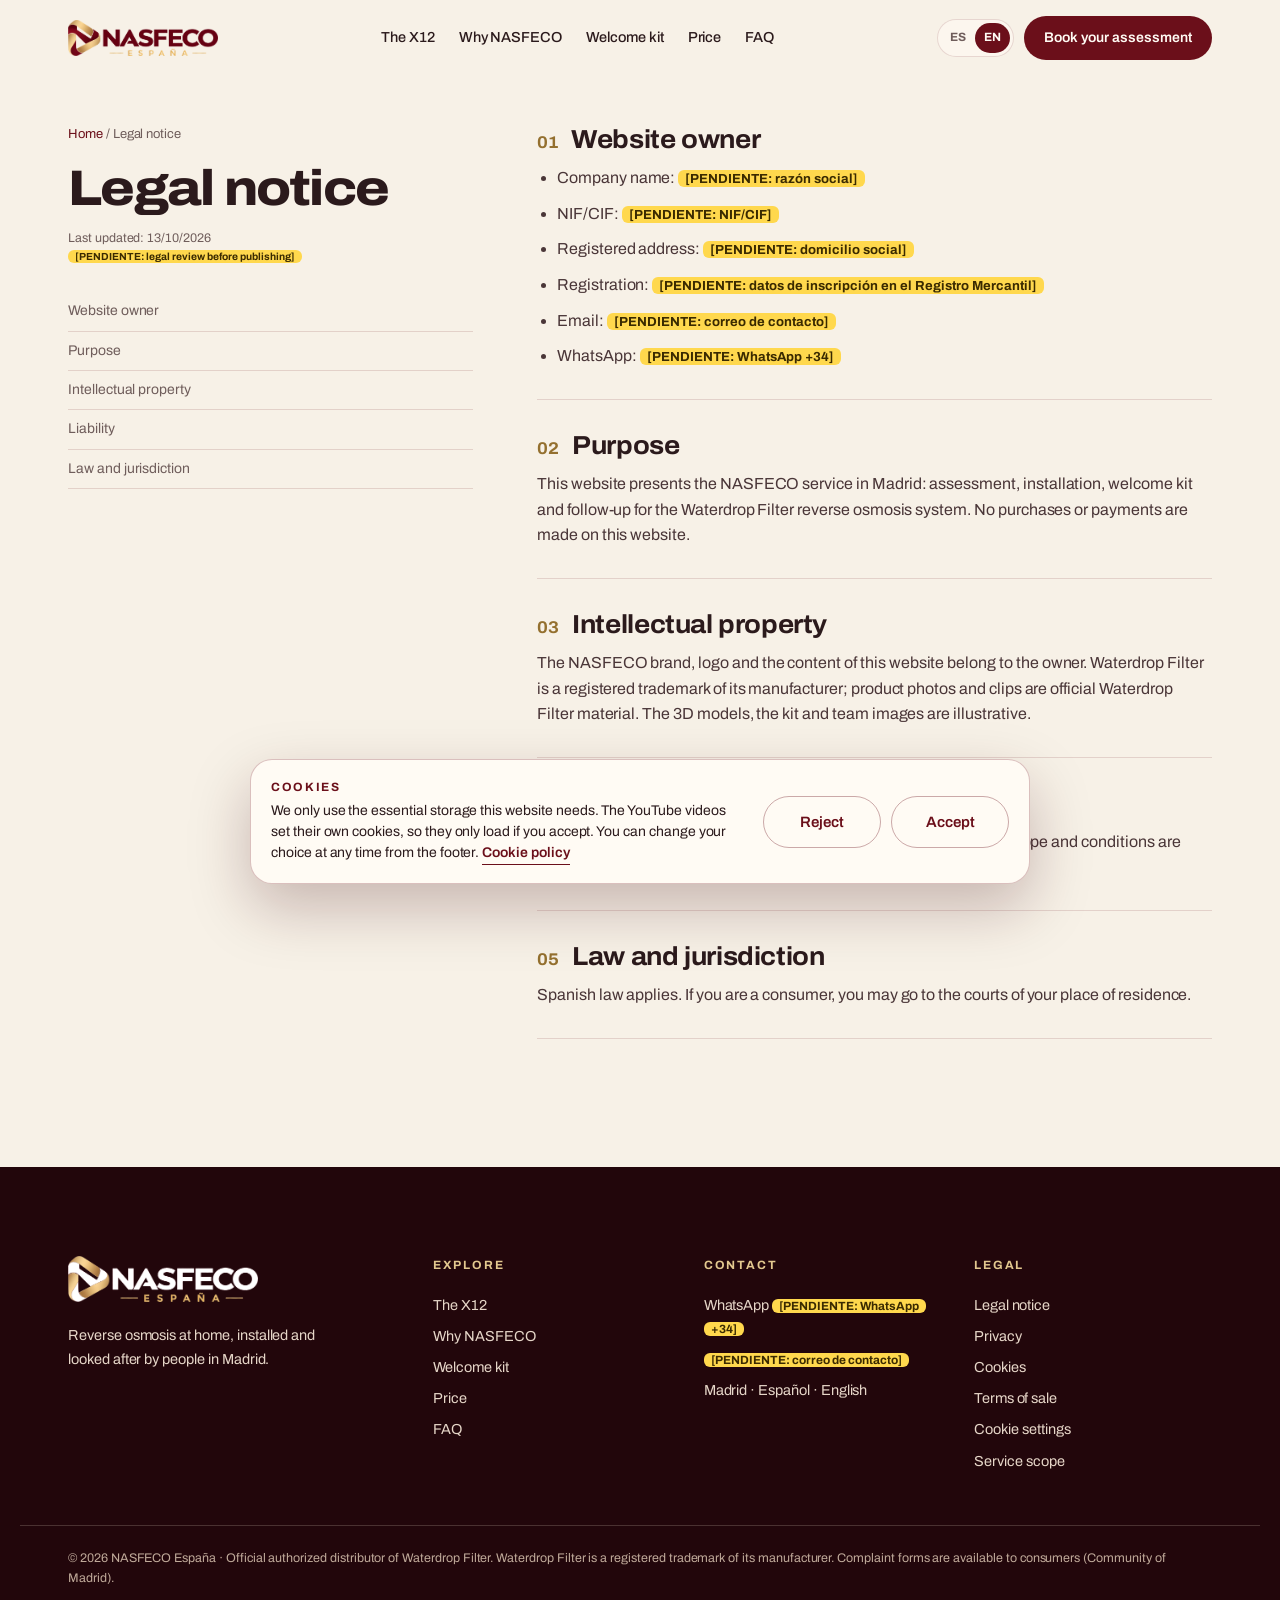
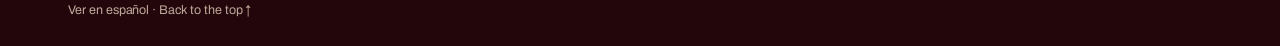
<file: legal-notice.html>
<!doctype html>
<html lang="en">
<head>
<meta charset="utf-8">
<meta name="viewport" content="width=device-width, initial-scale=1, viewport-fit=cover">
<title>Legal notice | NASFECO España</title>
<meta name="description" content="Legal notice of NASFECO España, under Spanish Law 34/2002 (LSSI-CE).">
<meta name="robots" content="noindex, nofollow">
<link rel="canonical" href="https://nasfeco.es/legal-notice">
<meta name="theme-color" content="#F7F1E7">
<link rel="alternate" hreflang="es-ES" href="https://nasfeco.es/aviso-legal"><link rel="alternate" hreflang="en" href="https://nasfeco.es/legal-notice"><link rel="alternate" hreflang="x-default" href="https://nasfeco.es/aviso-legal">
<meta property="og:type" content="website"><meta property="og:site_name" content="NASFECO España"><meta property="og:locale" content="en_GB"><meta name="twitter:card" content="summary_large_image"><meta property="og:title" content="Legal notice | NASFECO España"><meta property="og:description" content="Legal notice of NASFECO España, under Spanish Law 34/2002 (LSSI-CE)."><meta property="og:image" content="https://nasfeco.es/assets/img/og.jpg"><meta property="og:url" content="https://nasfeco.es/legal-notice">
<link rel="icon" href="favicon.png"><link rel="apple-touch-icon" href="assets/brand/icon-180.png">
<link rel="preload" as="font" type="font/woff2" href="assets/fonts/ar-latin.woff2" crossorigin>
<style>@font-face{font-family:'Archivo';font-style:normal;font-weight:100 900;font-stretch:62% 125%;font-display:swap;src:url(assets/fonts/ar-latin-ext.woff2) format('woff2');unicode-range:U+0100-02BA,U+02BD-02C5,U+02C7-02CC,U+02CE-02D7,U+02DD-02FF,U+0304,U+0308,U+0329,U+1D00-1DBF,U+1E00-1E9F,U+1EF2-1EFF,U+2020,U+20A0-20AB,U+20AD-20C0,U+2113,U+2C60-2C7F,U+A720-A7FF}@font-face{font-family:'Archivo';font-style:normal;font-weight:100 900;font-stretch:62% 125%;font-display:swap;src:url(assets/fonts/ar-latin.woff2) format('woff2');unicode-range:U+0000-00FF,U+0131,U+0152-0153,U+02BB-02BC,U+02C6,U+02DA,U+02DC,U+0304,U+0308,U+0329,U+2000-206F,U+20AC,U+2122,U+2191,U+2193,U+2212,U+2215,U+FEFF,U+FFFD}</style>
<link rel="stylesheet" href="css/madrid.css?v=55">
<script type="application/ld+json">{"@context": "https://schema.org", "@graph": [{"@type": "LocalBusiness", "@id": "https://nasfeco.es/#business", "name": "NASFECO España", "url": "https://nasfeco.es/", "logo": "https://nasfeco.es/assets/brand/icon-180.png", "image": "https://nasfeco.es/assets/img/og.jpg", "description": "Official authorized distributor of Waterdrop Filter. Waterdrop Filter X12 tankless reverse osmosis system in Madrid, with kitchen assessment, professional installation, welcome kit and follow-up.", "areaServed": [{"@type": "City", "name": "Madrid"}], "address": {"@type": "PostalAddress", "addressLocality": "Madrid", "addressCountry": "ES"}, "knowsLanguage": ["es", "en"], "currenciesAccepted": "EUR", "makesOffer": [{"@type": "Offer", "itemOffered": {"@type": "Service", "name": "Reverse osmosis system installation", "areaServed": "Madrid"}}]}, {"@type": "WebSite", "@id": "https://nasfeco.es/#site", "url": "https://nasfeco.es/", "name": "NASFECO España", "inLanguage": "en", "publisher": {"@id": "https://nasfeco.es/#business"}}]}</script>
</head>
<body class="pg-legal has-promo">
<a class="skip" href="#main">Skip to content</a>
<div class="pbar" data-promo data-end="2026-11-30T23:59:59+01:00" role="region" aria-label="Launch offer">
  <div class="wrap pbar-in"><b>Launch offer</b><span class="pbar-s">−€300</span><span class="pbar-l">−€300 on your Waterdrop Filter X12: you pay €2,239, VAT and installation included</span><span class="pbar-t"><span class="pbar-d">Until 30/11/2026 · </span>ends in <i data-cd>…</i></span></div>
</div>
<header class="hd" id="hd">
  <div class="wrap hd-in">
    <a class="hd-logo" href="en.html" aria-label="NASFECO España"><img src="assets/brand/nasfeco-es.png" alt="NASFECO España" width="170" height="41"></a>
    <nav class="hd-nav" aria-label="Main"><a href="x12-en.html">The X12</a><a href="en.html#why">Why NASFECO</a><a href="en.html#kit">Welcome kit</a><a href="en.html#price">Price</a><a href="en.html#faq">FAQ</a></nav>
    <div class="hd-r">
      <a class="hd-lang" href="aviso-legal.html" hreflang="es" title="Ver en español"><b class="">ES</b><b class="on">EN</b></a>
      <button type="button" class="hd-cta" data-book>Book your assessment</button>
      <button type="button" class="hd-menu" data-menu aria-expanded="false" aria-controls="mnav" aria-label="Open menu"><svg viewBox="0 0 24 24" width="22" height="22" fill="none" stroke="currentColor" stroke-width="1.6" stroke-linecap="round" stroke-linejoin="round" aria-hidden="true"><path d="M4 8h16M4 16h16"/></svg></button>
    </div>
  </div>
</header>
<div class="mnav" id="mnav" hidden>
  <nav><a href="x12-en.html">The X12</a><a href="en.html#why">Why NASFECO</a><a href="en.html#kit">Welcome kit</a><a href="en.html#price">Price</a><a href="en.html#faq">FAQ</a></nav>
  <button type="button" class="btn b-wine" data-book><span>Book your assessment</span><i><svg viewBox="0 0 24 24" width="15" height="15" fill="none" stroke="currentColor" stroke-width="1.8" stroke-linecap="round" stroke-linejoin="round" aria-hidden="true"><path d="M7 17L17 7M9 7h8v8"/></svg></i></button>
  <a class="mnav-lang" href="aviso-legal.html">Ver en español</a>
</div><main id="main" class="lg">
<div class="wrap lg-g">
  <aside class="lg-a"><p class="crumb"><a href="en.html">Home</a> / Legal notice</p><h1 class="d2">Legal notice</h1><p class="fine">Last updated: 13/10/2026<br><mark class="pend">[PENDIENTE: legal review before publishing]</mark></p><nav class="lg-toc"><a href="#s0">Website owner</a><a href="#s1">Purpose</a><a href="#s2">Intellectual property</a><a href="#s3">Liability</a><a href="#s4">Law and jurisdiction</a></nav></aside>
  <div class="lg-b"><section class="lg-s" id="s0"><h2><i>01</i>Website owner</h2><ul><li>Company name: <mark class="pend">[PENDIENTE: razón social]</mark></li><li>NIF/CIF: <mark class="pend">[PENDIENTE: NIF/CIF]</mark></li><li>Registered address: <mark class="pend">[PENDIENTE: domicilio social]</mark></li><li>Registration: <mark class="pend">[PENDIENTE: datos de inscripción en el Registro Mercantil]</mark></li><li>Email: <mark class="pend">[PENDIENTE: correo de contacto]</mark></li><li>WhatsApp: <mark class="pend">[PENDIENTE: WhatsApp +34]</mark></li></ul></section><section class="lg-s" id="s1"><h2><i>02</i>Purpose</h2><p>This website presents the NASFECO service in Madrid: assessment, installation, welcome kit and follow-up for the Waterdrop Filter reverse osmosis system. No purchases or payments are made on this website.</p></section><section class="lg-s" id="s2"><h2><i>03</i>Intellectual property</h2><p>The NASFECO brand, logo and the content of this website belong to the owner. Waterdrop Filter is a registered trademark of its manufacturer; product photos and clips are official Waterdrop Filter material. The 3D models, the kit and team images are illustrative.</p></section><section class="lg-s" id="s3"><h2><i>04</i>Liability</h2><p>We try to keep the information accurate and up to date. Final prices, scope and conditions are those stated in your written proposal.</p></section><section class="lg-s" id="s4"><h2><i>05</i>Law and jurisdiction</h2><p>Spanish law applies. If you are a consumer, you may go to the courts of your place of residence.</p></section></div>
</div>
</main>
<footer class="ft">
  <div class="wrap ft-top">
    <div class="ft-brand"><img src="assets/brand/nasfeco-es-white.png" alt="NASFECO España" width="210" height="51"><p>Reverse osmosis at home, installed and looked after by people in Madrid.</p></div>
    <div><h3 class="ft-h">Explore</h3><a href="x12-en.html">The X12</a><a href="en.html#why">Why NASFECO</a><a href="en.html#kit">Welcome kit</a><a href="en.html#price">Price</a><a href="en.html#faq">FAQ</a></div>
    <div><h3 class="ft-h">Contact</h3><a href="https://wa.me/?text=Hello%20NASFECO%21%20I%27d%20like%20to%20know%20more%20about%20the%20X12%20in%20Madrid." target="_blank" rel="noopener">WhatsApp <mark class="pend">[PENDIENTE: WhatsApp +34]</mark></a><p><mark class="pend">[PENDIENTE: correo de contacto]</mark></p><p>Madrid · Español · English</p></div>
    <div><h3 class="ft-h">Legal</h3><a href="legal-notice.html">Legal notice</a><a href="privacy.html">Privacy</a><a href="cookies-en.html">Cookies</a><a href="terms.html">Terms of sale</a><button type="button" class="ft-l" data-cookie-settings>Cookie settings</button><button type="button" class="ft-l" data-info="scope">Service scope</button></div>
  </div>
  <div class="wrap ft-b"><span>© 2026 NASFECO España · Official authorized distributor of Waterdrop Filter. Waterdrop Filter is a registered trademark of its manufacturer. Complaint forms are available to consumers (Community of Madrid).</span><span><a href="aviso-legal.html">Ver en español</a> · <a href="#top">Back to the top ↑</a></span></div>
</footer>
<dialog class="dlg dlg-book" id="d-book" aria-labelledby="bk-title"><button type="button" class="dx" data-close aria-label="Close"><svg viewBox="0 0 24 24" width="20" height="20" fill="none" stroke="currentColor" stroke-width="1.6" stroke-linecap="round" stroke-linejoin="round" aria-hidden="true"><path d="M6 6l12 12M18 6L6 18"/></svg></button>
  <aside class="bk-side"><img class="bk-logo" src="assets/brand/nasfeco-es-white.png" alt="NASFECO España" width="150" height="36"><h3>Your home. Your details. <em>Your assessment.</em></h3>
    <div class="bk-sum"><img id="bk-img" src="assets/products/x12-silver.webp" alt=""><div><b id="bk-model">Waterdrop Filter X12</b><span id="bk-price">€2,239</span><small>VAT, standard installation and welcome kit included.</small></div></div></aside>
  <div class="bk-main"><div class="bk-prog"><span class="on"></span><span></span><span></span><b id="bk-step">01 / 03</b></div>
    <h2 class="d3" id="bk-title"></h2><p class="bk-sub" id="bk-sub"></p>
    <form id="bk-form" novalidate><div id="bk-fields"></div><p class="bk-err" id="bk-err" role="alert"></p>
      <div class="row bk-btns"><button type="button" class="btn b-line" id="bk-back"><span>Back</span></button><button type="submit" class="btn b-wine" id="bk-next"><span></span><i><svg viewBox="0 0 24 24" width="15" height="15" fill="none" stroke="currentColor" stroke-width="1.8" stroke-linecap="round" stroke-linejoin="round" aria-hidden="true"><path d="M5 12h14M13 6l6 6-6 6"/></svg></i></button></div></form></div>
</dialog>
<dialog class="dlg" id="d-info" aria-labelledby="in-title"><button type="button" class="dx" data-close aria-label="Close"><svg viewBox="0 0 24 24" width="20" height="20" fill="none" stroke="currentColor" stroke-width="1.6" stroke-linecap="round" stroke-linejoin="round" aria-hidden="true"><path d="M6 6l12 12M18 6L6 18"/></svg></button><div id="in-body"></div></dialog>
<button type="button" class="cc-btn" data-cc aria-label="Questions? Ask us" aria-expanded="false" aria-controls="cc"><svg viewBox="0 0 24 24" width="18" height="18" fill="none" stroke="currentColor" stroke-width="1.6" stroke-linecap="round" stroke-linejoin="round" aria-hidden="true"><path d="M4 5h16v11H9l-5 4z"/></svg><span>Questions?</span></button>
<div class="cc" id="cc" hidden role="dialog" aria-label="Questions? Ask us">
  <div class="cc-h"><img src="assets/brand/mark-color.png" alt="" width="34" height="34"><div><small>NASFECO · Madrid</small><b>How can we help?</b></div><button type="button" class="dx" data-cc-close aria-label="Close"><svg viewBox="0 0 24 24" width="18" height="18" fill="none" stroke="currentColor" stroke-width="1.6" stroke-linecap="round" stroke-linejoin="round" aria-hidden="true"><path d="M6 6l12 12M18 6L6 18"/></svg></button></div>
  <div class="cc-t"><button type="button" data-cc-topic="models">About the X12 and X16</button><button type="button" data-cc-topic="gift">Everything that is included</button><button type="button" data-cc-topic="kitchen">Would it work in my kitchen?</button><button type="button" data-cc-topic="care">Care after installation</button></div>
  <p class="cc-a" id="cc-a" aria-live="polite"></p>
  <div class="cc-f"><a class="btn b-wine" href="https://wa.me/?text=Hello%20NASFECO%21%20I%20have%20a%20question%20about%20the%20X12%20in%20Madrid." target="_blank" rel="noopener"><span>Talk to a person on WhatsApp</span><i><svg viewBox="0 0 24 24" width="18" height="18" fill="currentColor" aria-hidden="true"><path d="M17.472 14.382c-.297-.149-1.758-.867-2.03-.967-.273-.099-.471-.148-.67.15-.197.297-.767.966-.94 1.164-.173.199-.347.223-.644.075-.297-.15-1.255-.463-2.39-1.475-.883-.788-1.48-1.761-1.653-2.059-.173-.297-.018-.458.13-.606.134-.133.298-.347.446-.52.149-.174.198-.298.298-.497.099-.198.05-.371-.025-.52-.075-.149-.669-1.612-.916-2.207-.242-.579-.487-.5-.669-.51a12.8 12.8 0 0 0-.57-.01c-.198 0-.52.074-.792.372-.272.297-1.04 1.016-1.04 2.479 0 1.462 1.065 2.875 1.213 3.074.149.198 2.096 3.2 5.077 4.487.709.306 1.262.489 1.694.625.712.227 1.36.195 1.871.118.571-.085 1.758-.719 2.006-1.413.248-.694.248-1.289.173-1.413-.074-.124-.272-.198-.57-.347m-5.421 7.403h-.004a9.87 9.87 0 0 1-5.031-1.378l-.361-.214-3.741.982.998-3.648-.235-.374a9.86 9.86 0 0 1-1.51-5.26c.001-5.45 4.436-9.884 9.888-9.884 2.64 0 5.122 1.03 6.988 2.898a9.825 9.825 0 0 1 2.893 6.994c-.003 5.45-4.437 9.884-9.885 9.884m8.413-18.297A11.815 11.815 0 0 0 12.05 0C5.495 0 .16 5.335.157 11.892c0 2.096.547 4.142 1.588 5.945L.057 24l6.305-1.654a11.882 11.882 0 0 0 5.683 1.448h.005c6.554 0 11.89-5.335 11.893-11.893a11.821 11.821 0 0 0-3.48-8.413z"/></svg></i></a><button type="button" class="btn b-line" data-book><span>Book my assessment</span><i><svg viewBox="0 0 24 24" width="15" height="15" fill="none" stroke="currentColor" stroke-width="1.8" stroke-linecap="round" stroke-linejoin="round" aria-hidden="true"><path d="M7 17L17 7M9 7h8v8"/></svg></i></button></div>
  <small>Prepared answers. For anything else, a person replies on WhatsApp.</small>
</div>
<div class="ck" id="ck" role="dialog" aria-modal="false" aria-labelledby="ck-t" hidden>
  <p id="ck-t"><b>Cookies</b>We only use the essential storage this website needs. The YouTube videos set their own cookies, so they only load if you accept. You can change your choice at any time from the footer. <a class="ul" href="cookies-en.html">Cookie policy</a></p>
  <div class="ck-b"><button type="button" class="btn b-line" data-consent="no"><span>Reject</span></button><button type="button" class="btn b-line" data-consent="yes"><span>Accept</span></button></div>
</div>
<script>window.NF_CFG = {"wa": "", "email": "", "lang": "en", "privacy": "privacy.html", "zone": "", "pend": {"wa": "[PENDIENTE: WhatsApp +34]", "email": "[PENDIENTE: correo]", "zone": "[PENDIENTE: zona de servicio]", "pay": "[PENDIENTE: formas de pago]"}, "models": {"x12": {"name": "X12", "price": "€2,539", "promo": "€2,239", "cap": "[PENDIENTE: capacidad X12 en L/día]", "faucets": {"silver": "assets/products/x12-silver.webp"}, "body": "white", "faucet": "silver"}, "x16": {"name": "X16", "price": "[PENDIENTE: precio X16 en €]", "promo": null, "cap": "[PENDIENTE: capacidad X16 en L/día]", "faucets": {"black": "assets/products/x16-black.webp"}, "body": "black", "faucet": "black"}}, "soon": ["x16"], "promo": {"name": "Launch offer", "code": "", "end": "2026-11-30T23:59:59+01:00", "off": "€300"}, "kit": ["NASFECO tote bag", "Personalized bottle", "Two filter cartridges", "Embroidered towel"]};</script>
<script src="js/site.js?v=55"></script>
<script>(function(){var go=function(){import('./js/x3d-init.js?v=55');};var idle=function(){(window.requestIdleCallback||function(f){setTimeout(f,200)})(go,{timeout:1500});};if(document.readyState==='complete')idle();else addEventListener('load',idle);})();</script>
</body>
</html>
</file>
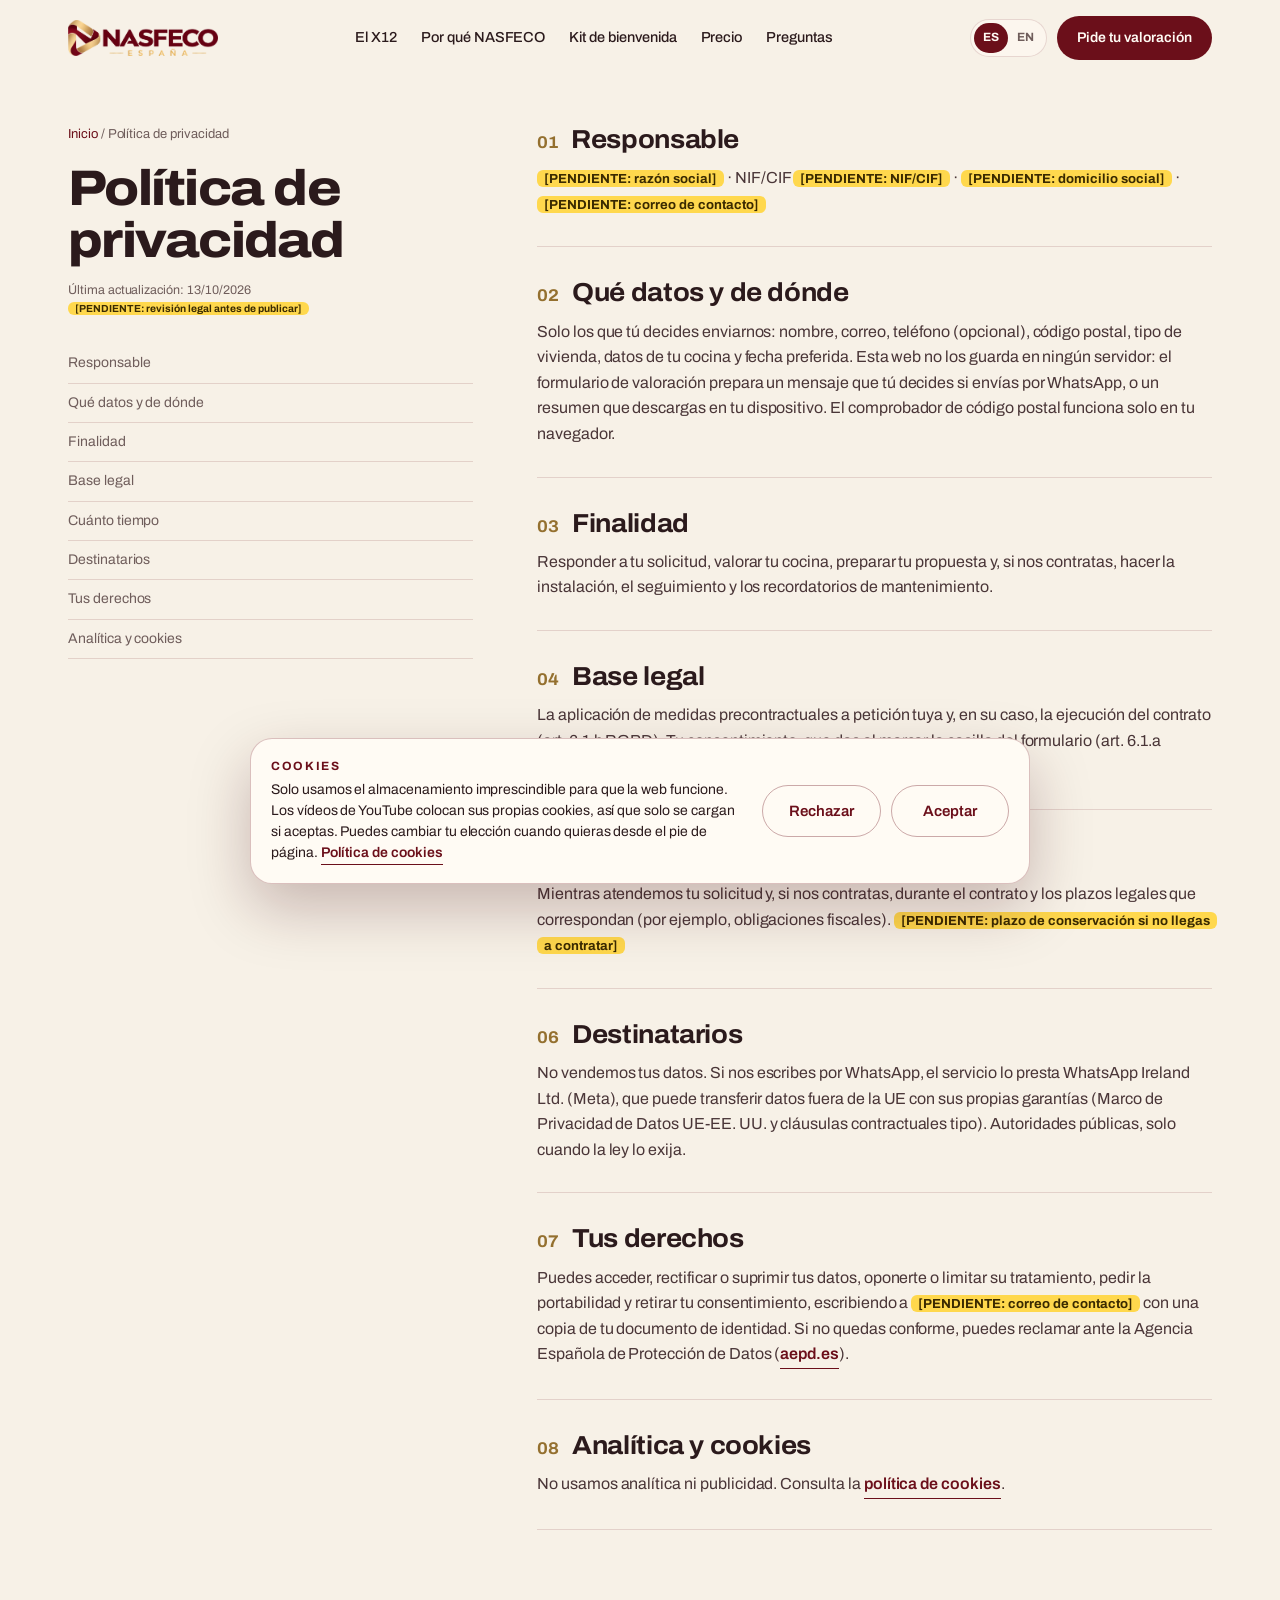
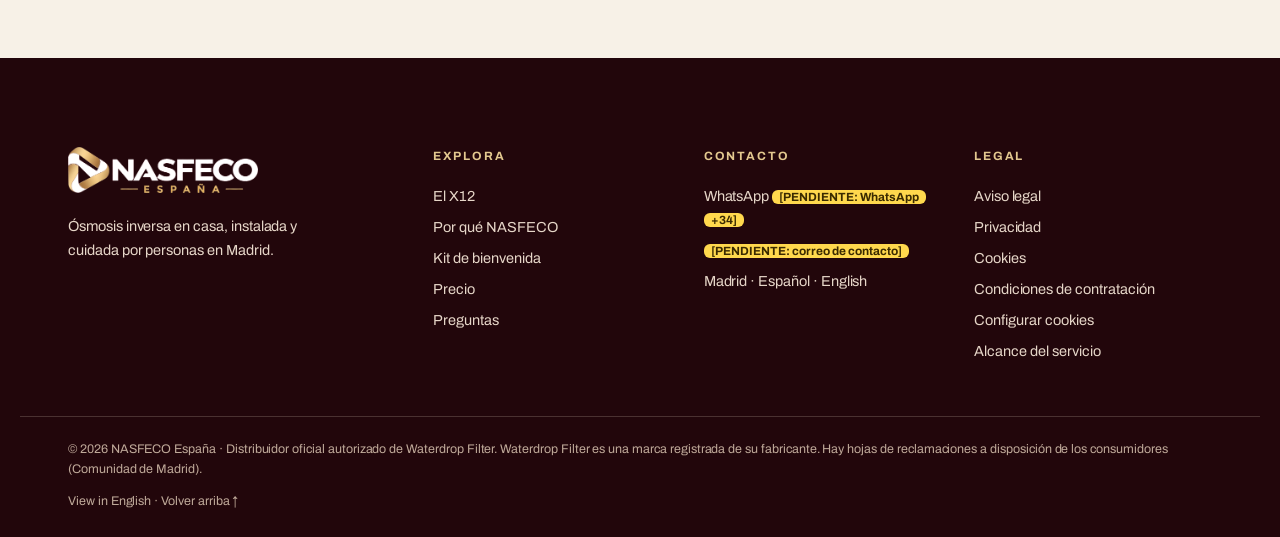
<file: privacidad.html>
<!doctype html>
<html lang="es-ES">
<head>
<meta charset="utf-8">
<meta name="viewport" content="width=device-width, initial-scale=1, viewport-fit=cover">
<title>Política de privacidad | NASFECO España</title>
<meta name="description" content="Cómo trata NASFECO España tus datos personales (RGPD y LOPDGDD).">
<meta name="robots" content="noindex, nofollow">
<link rel="canonical" href="https://nasfeco.es/privacidad">
<meta name="theme-color" content="#F7F1E7">
<link rel="alternate" hreflang="es-ES" href="https://nasfeco.es/privacidad"><link rel="alternate" hreflang="en" href="https://nasfeco.es/privacy"><link rel="alternate" hreflang="x-default" href="https://nasfeco.es/privacidad">
<meta property="og:type" content="website"><meta property="og:site_name" content="NASFECO España"><meta property="og:locale" content="es_ES"><meta name="twitter:card" content="summary_large_image"><meta property="og:title" content="Política de privacidad | NASFECO España"><meta property="og:description" content="Cómo trata NASFECO España tus datos personales (RGPD y LOPDGDD)."><meta property="og:image" content="https://nasfeco.es/assets/img/og.jpg"><meta property="og:url" content="https://nasfeco.es/privacidad">
<link rel="icon" href="favicon.png"><link rel="apple-touch-icon" href="assets/brand/icon-180.png">
<link rel="preload" as="font" type="font/woff2" href="assets/fonts/ar-latin.woff2" crossorigin>
<style>@font-face{font-family:'Archivo';font-style:normal;font-weight:100 900;font-stretch:62% 125%;font-display:swap;src:url(assets/fonts/ar-latin-ext.woff2) format('woff2');unicode-range:U+0100-02BA,U+02BD-02C5,U+02C7-02CC,U+02CE-02D7,U+02DD-02FF,U+0304,U+0308,U+0329,U+1D00-1DBF,U+1E00-1E9F,U+1EF2-1EFF,U+2020,U+20A0-20AB,U+20AD-20C0,U+2113,U+2C60-2C7F,U+A720-A7FF}@font-face{font-family:'Archivo';font-style:normal;font-weight:100 900;font-stretch:62% 125%;font-display:swap;src:url(assets/fonts/ar-latin.woff2) format('woff2');unicode-range:U+0000-00FF,U+0131,U+0152-0153,U+02BB-02BC,U+02C6,U+02DA,U+02DC,U+0304,U+0308,U+0329,U+2000-206F,U+20AC,U+2122,U+2191,U+2193,U+2212,U+2215,U+FEFF,U+FFFD}</style>
<link rel="stylesheet" href="css/madrid.css?v=55">
<script type="application/ld+json">{"@context": "https://schema.org", "@graph": [{"@type": "LocalBusiness", "@id": "https://nasfeco.es/#business", "name": "NASFECO España", "url": "https://nasfeco.es/", "logo": "https://nasfeco.es/assets/brand/icon-180.png", "image": "https://nasfeco.es/assets/img/og.jpg", "description": "Distribuidor oficial autorizado de Waterdrop Filter. Sistema de ósmosis inversa sin depósito Waterdrop Filter X12 en Madrid, con valoración de tu cocina, instalación profesional, kit de bienvenida y seguimiento.", "areaServed": [{"@type": "City", "name": "Madrid"}], "address": {"@type": "PostalAddress", "addressLocality": "Madrid", "addressCountry": "ES"}, "knowsLanguage": ["es", "en"], "currenciesAccepted": "EUR", "makesOffer": [{"@type": "Offer", "itemOffered": {"@type": "Service", "name": "Instalación de sistema de ósmosis inversa", "areaServed": "Madrid"}}]}, {"@type": "WebSite", "@id": "https://nasfeco.es/#site", "url": "https://nasfeco.es/", "name": "NASFECO España", "inLanguage": "es-ES", "publisher": {"@id": "https://nasfeco.es/#business"}}]}</script>
</head>
<body class="pg-privacy has-promo">
<a class="skip" href="#main">Ir al contenido</a>
<div class="pbar" data-promo data-end="2026-11-30T23:59:59+01:00" role="region" aria-label="Oferta de lanzamiento">
  <div class="wrap pbar-in"><b>Oferta de lanzamiento</b><span class="pbar-s">−300 €</span><span class="pbar-l">−300 € en tu Waterdrop Filter X12: pagas 2.239 €, IVA e instalación incluidos</span><span class="pbar-t"><span class="pbar-d">Hasta el 30/11/2026 · </span>termina en <i data-cd>…</i></span></div>
</div>
<header class="hd" id="hd">
  <div class="wrap hd-in">
    <a class="hd-logo" href="index.html" aria-label="NASFECO España"><img src="assets/brand/nasfeco-es.png" alt="NASFECO España" width="170" height="41"></a>
    <nav class="hd-nav" aria-label="Principal"><a href="x12.html">El X12</a><a href="index.html#why">Por qué NASFECO</a><a href="index.html#kit">Kit de bienvenida</a><a href="index.html#price">Precio</a><a href="index.html#faq">Preguntas</a></nav>
    <div class="hd-r">
      <a class="hd-lang" href="privacy.html" hreflang="en" title="View in English"><b class="on">ES</b><b class="">EN</b></a>
      <button type="button" class="hd-cta" data-book>Pide tu valoración</button>
      <button type="button" class="hd-menu" data-menu aria-expanded="false" aria-controls="mnav" aria-label="Abrir menú"><svg viewBox="0 0 24 24" width="22" height="22" fill="none" stroke="currentColor" stroke-width="1.6" stroke-linecap="round" stroke-linejoin="round" aria-hidden="true"><path d="M4 8h16M4 16h16"/></svg></button>
    </div>
  </div>
</header>
<div class="mnav" id="mnav" hidden>
  <nav><a href="x12.html">El X12</a><a href="index.html#why">Por qué NASFECO</a><a href="index.html#kit">Kit de bienvenida</a><a href="index.html#price">Precio</a><a href="index.html#faq">Preguntas</a></nav>
  <button type="button" class="btn b-wine" data-book><span>Pide tu valoración</span><i><svg viewBox="0 0 24 24" width="15" height="15" fill="none" stroke="currentColor" stroke-width="1.8" stroke-linecap="round" stroke-linejoin="round" aria-hidden="true"><path d="M7 17L17 7M9 7h8v8"/></svg></i></button>
  <a class="mnav-lang" href="privacy.html">View in English</a>
</div><main id="main" class="lg">
<div class="wrap lg-g">
  <aside class="lg-a"><p class="crumb"><a href="index.html">Inicio</a> / Política de privacidad</p><h1 class="d2">Política de privacidad</h1><p class="fine">Última actualización: 13/10/2026<br><mark class="pend">[PENDIENTE: revisión legal antes de publicar]</mark></p><nav class="lg-toc"><a href="#s0">Responsable</a><a href="#s1">Qué datos y de dónde</a><a href="#s2">Finalidad</a><a href="#s3">Base legal</a><a href="#s4">Cuánto tiempo</a><a href="#s5">Destinatarios</a><a href="#s6">Tus derechos</a><a href="#s7">Analítica y cookies</a></nav></aside>
  <div class="lg-b"><section class="lg-s" id="s0"><h2><i>01</i>Responsable</h2><p><mark class="pend">[PENDIENTE: razón social]</mark> · NIF/CIF <mark class="pend">[PENDIENTE: NIF/CIF]</mark> · <mark class="pend">[PENDIENTE: domicilio social]</mark> · <mark class="pend">[PENDIENTE: correo de contacto]</mark></p></section><section class="lg-s" id="s1"><h2><i>02</i>Qué datos y de dónde</h2><p>Solo los que tú decides enviarnos: nombre, correo, teléfono (opcional), código postal, tipo de vivienda, datos de tu cocina y fecha preferida. Esta web no los guarda en ningún servidor: el formulario de valoración prepara un mensaje que tú decides si envías por WhatsApp, o un resumen que descargas en tu dispositivo. El comprobador de código postal funciona solo en tu navegador.</p></section><section class="lg-s" id="s2"><h2><i>03</i>Finalidad</h2><p>Responder a tu solicitud, valorar tu cocina, preparar tu propuesta y, si nos contratas, hacer la instalación, el seguimiento y los recordatorios de mantenimiento.</p></section><section class="lg-s" id="s3"><h2><i>04</i>Base legal</h2><p>La aplicación de medidas precontractuales a petición tuya y, en su caso, la ejecución del contrato (art. 6.1.b RGPD). Tu consentimiento, que das al marcar la casilla del formulario (art. 6.1.a RGPD) y puedes retirar cuando quieras.</p></section><section class="lg-s" id="s4"><h2><i>05</i>Cuánto tiempo</h2><p>Mientras atendemos tu solicitud y, si nos contratas, durante el contrato y los plazos legales que correspondan (por ejemplo, obligaciones fiscales). <mark class="pend">[PENDIENTE: plazo de conservación si no llegas a contratar]</mark></p></section><section class="lg-s" id="s5"><h2><i>06</i>Destinatarios</h2><p>No vendemos tus datos. Si nos escribes por WhatsApp, el servicio lo presta WhatsApp Ireland Ltd. (Meta), que puede transferir datos fuera de la UE con sus propias garantías (Marco de Privacidad de Datos UE-EE. UU. y cláusulas contractuales tipo). Autoridades públicas, solo cuando la ley lo exija.</p></section><section class="lg-s" id="s6"><h2><i>07</i>Tus derechos</h2><p>Puedes acceder, rectificar o suprimir tus datos, oponerte o limitar su tratamiento, pedir la portabilidad y retirar tu consentimiento, escribiendo a <mark class="pend">[PENDIENTE: correo de contacto]</mark> con una copia de tu documento de identidad. Si no quedas conforme, puedes reclamar ante la Agencia Española de Protección de Datos (<a class="ul" href="https://www.aepd.es" target="_blank" rel="noopener">aepd.es</a>).</p></section><section class="lg-s" id="s7"><h2><i>08</i>Analítica y cookies</h2><p>No usamos analítica ni publicidad. Consulta la <a class="ul" href="cookies.html">política de cookies</a>.</p></section></div>
</div>
</main>
<footer class="ft">
  <div class="wrap ft-top">
    <div class="ft-brand"><img src="assets/brand/nasfeco-es-white.png" alt="NASFECO España" width="210" height="51"><p>Ósmosis inversa en casa, instalada y cuidada por personas en Madrid.</p></div>
    <div><h3 class="ft-h">Explora</h3><a href="x12.html">El X12</a><a href="index.html#why">Por qué NASFECO</a><a href="index.html#kit">Kit de bienvenida</a><a href="index.html#price">Precio</a><a href="index.html#faq">Preguntas</a></div>
    <div><h3 class="ft-h">Contacto</h3><a href="https://wa.me/?text=%C2%A1Hola%20NASFECO%21%20Quiero%20saber%20m%C3%A1s%20del%20X12%20en%20Madrid." target="_blank" rel="noopener">WhatsApp <mark class="pend">[PENDIENTE: WhatsApp +34]</mark></a><p><mark class="pend">[PENDIENTE: correo de contacto]</mark></p><p>Madrid · Español · English</p></div>
    <div><h3 class="ft-h">Legal</h3><a href="aviso-legal.html">Aviso legal</a><a href="privacidad.html">Privacidad</a><a href="cookies.html">Cookies</a><a href="condiciones.html">Condiciones de contratación</a><button type="button" class="ft-l" data-cookie-settings>Configurar cookies</button><button type="button" class="ft-l" data-info="scope">Alcance del servicio</button></div>
  </div>
  <div class="wrap ft-b"><span>© 2026 NASFECO España · Distribuidor oficial autorizado de Waterdrop Filter. Waterdrop Filter es una marca registrada de su fabricante. Hay hojas de reclamaciones a disposición de los consumidores (Comunidad de Madrid).</span><span><a href="privacy.html">View in English</a> · <a href="#top">Volver arriba ↑</a></span></div>
</footer>
<dialog class="dlg dlg-book" id="d-book" aria-labelledby="bk-title"><button type="button" class="dx" data-close aria-label="Cerrar"><svg viewBox="0 0 24 24" width="20" height="20" fill="none" stroke="currentColor" stroke-width="1.6" stroke-linecap="round" stroke-linejoin="round" aria-hidden="true"><path d="M6 6l12 12M18 6L6 18"/></svg></button>
  <aside class="bk-side"><img class="bk-logo" src="assets/brand/nasfeco-es-white.png" alt="NASFECO España" width="150" height="36"><h3>Tu casa. Tus detalles. <em>Tu valoración.</em></h3>
    <div class="bk-sum"><img id="bk-img" src="assets/products/x12-silver.webp" alt=""><div><b id="bk-model">Waterdrop Filter X12</b><span id="bk-price">2.239 €</span><small>IVA, instalación estándar y kit de bienvenida incluidos.</small></div></div></aside>
  <div class="bk-main"><div class="bk-prog"><span class="on"></span><span></span><span></span><b id="bk-step">01 / 03</b></div>
    <h2 class="d3" id="bk-title"></h2><p class="bk-sub" id="bk-sub"></p>
    <form id="bk-form" novalidate><div id="bk-fields"></div><p class="bk-err" id="bk-err" role="alert"></p>
      <div class="row bk-btns"><button type="button" class="btn b-line" id="bk-back"><span>Atrás</span></button><button type="submit" class="btn b-wine" id="bk-next"><span></span><i><svg viewBox="0 0 24 24" width="15" height="15" fill="none" stroke="currentColor" stroke-width="1.8" stroke-linecap="round" stroke-linejoin="round" aria-hidden="true"><path d="M5 12h14M13 6l6 6-6 6"/></svg></i></button></div></form></div>
</dialog>
<dialog class="dlg" id="d-info" aria-labelledby="in-title"><button type="button" class="dx" data-close aria-label="Cerrar"><svg viewBox="0 0 24 24" width="20" height="20" fill="none" stroke="currentColor" stroke-width="1.6" stroke-linecap="round" stroke-linejoin="round" aria-hidden="true"><path d="M6 6l12 12M18 6L6 18"/></svg></button><div id="in-body"></div></dialog>
<button type="button" class="cc-btn" data-cc aria-label="¿Dudas? Pregúntanos" aria-expanded="false" aria-controls="cc"><svg viewBox="0 0 24 24" width="18" height="18" fill="none" stroke="currentColor" stroke-width="1.6" stroke-linecap="round" stroke-linejoin="round" aria-hidden="true"><path d="M4 5h16v11H9l-5 4z"/></svg><span>¿Dudas?</span></button>
<div class="cc" id="cc" hidden role="dialog" aria-label="¿Dudas? Pregúntanos">
  <div class="cc-h"><img src="assets/brand/mark-color.png" alt="" width="34" height="34"><div><small>NASFECO · Madrid</small><b>¿En qué te ayudamos?</b></div><button type="button" class="dx" data-cc-close aria-label="Cerrar"><svg viewBox="0 0 24 24" width="18" height="18" fill="none" stroke="currentColor" stroke-width="1.6" stroke-linecap="round" stroke-linejoin="round" aria-hidden="true"><path d="M6 6l12 12M18 6L6 18"/></svg></button></div>
  <div class="cc-t"><button type="button" data-cc-topic="models">Sobre el X12 y el X16</button><button type="button" data-cc-topic="gift">Todo lo que está incluido</button><button type="button" data-cc-topic="kitchen">¿Funcionaría en mi cocina?</button><button type="button" data-cc-topic="care">Atención después de instalar</button></div>
  <p class="cc-a" id="cc-a" aria-live="polite"></p>
  <div class="cc-f"><a class="btn b-wine" href="https://wa.me/?text=%C2%A1Hola%20NASFECO%21%20Tengo%20una%20pregunta%20sobre%20el%20X12%20en%20Madrid." target="_blank" rel="noopener"><span>Hablar con una persona por WhatsApp</span><i><svg viewBox="0 0 24 24" width="18" height="18" fill="currentColor" aria-hidden="true"><path d="M17.472 14.382c-.297-.149-1.758-.867-2.03-.967-.273-.099-.471-.148-.67.15-.197.297-.767.966-.94 1.164-.173.199-.347.223-.644.075-.297-.15-1.255-.463-2.39-1.475-.883-.788-1.48-1.761-1.653-2.059-.173-.297-.018-.458.13-.606.134-.133.298-.347.446-.52.149-.174.198-.298.298-.497.099-.198.05-.371-.025-.52-.075-.149-.669-1.612-.916-2.207-.242-.579-.487-.5-.669-.51a12.8 12.8 0 0 0-.57-.01c-.198 0-.52.074-.792.372-.272.297-1.04 1.016-1.04 2.479 0 1.462 1.065 2.875 1.213 3.074.149.198 2.096 3.2 5.077 4.487.709.306 1.262.489 1.694.625.712.227 1.36.195 1.871.118.571-.085 1.758-.719 2.006-1.413.248-.694.248-1.289.173-1.413-.074-.124-.272-.198-.57-.347m-5.421 7.403h-.004a9.87 9.87 0 0 1-5.031-1.378l-.361-.214-3.741.982.998-3.648-.235-.374a9.86 9.86 0 0 1-1.51-5.26c.001-5.45 4.436-9.884 9.888-9.884 2.64 0 5.122 1.03 6.988 2.898a9.825 9.825 0 0 1 2.893 6.994c-.003 5.45-4.437 9.884-9.885 9.884m8.413-18.297A11.815 11.815 0 0 0 12.05 0C5.495 0 .16 5.335.157 11.892c0 2.096.547 4.142 1.588 5.945L.057 24l6.305-1.654a11.882 11.882 0 0 0 5.683 1.448h.005c6.554 0 11.89-5.335 11.893-11.893a11.821 11.821 0 0 0-3.48-8.413z"/></svg></i></a><button type="button" class="btn b-line" data-book><span>Pedir mi valoración</span><i><svg viewBox="0 0 24 24" width="15" height="15" fill="none" stroke="currentColor" stroke-width="1.8" stroke-linecap="round" stroke-linejoin="round" aria-hidden="true"><path d="M7 17L17 7M9 7h8v8"/></svg></i></button></div>
  <small>Respuestas preparadas. Para todo lo demás, te responde una persona por WhatsApp.</small>
</div>
<div class="ck" id="ck" role="dialog" aria-modal="false" aria-labelledby="ck-t" hidden>
  <p id="ck-t"><b>Cookies</b>Solo usamos el almacenamiento imprescindible para que la web funcione. Los vídeos de YouTube colocan sus propias cookies, así que solo se cargan si aceptas. Puedes cambiar tu elección cuando quieras desde el pie de página. <a class="ul" href="cookies.html">Política de cookies</a></p>
  <div class="ck-b"><button type="button" class="btn b-line" data-consent="no"><span>Rechazar</span></button><button type="button" class="btn b-line" data-consent="yes"><span>Aceptar</span></button></div>
</div>
<script>window.NF_CFG = {"wa": "", "email": "", "lang": "es", "privacy": "privacidad.html", "zone": "", "pend": {"wa": "[PENDIENTE: WhatsApp +34]", "email": "[PENDIENTE: correo]", "zone": "[PENDIENTE: zona de servicio]", "pay": "[PENDIENTE: formas de pago]"}, "models": {"x12": {"name": "X12", "price": "2.539 €", "promo": "2.239 €", "cap": "[PENDIENTE: capacidad X12 en L/día]", "faucets": {"silver": "assets/products/x12-silver.webp"}, "body": "white", "faucet": "silver"}, "x16": {"name": "X16", "price": "[PENDIENTE: precio X16 en €]", "promo": null, "cap": "[PENDIENTE: capacidad X16 en L/día]", "faucets": {"black": "assets/products/x16-black.webp"}, "body": "black", "faucet": "black"}}, "soon": ["x16"], "promo": {"name": "Oferta de lanzamiento", "code": "", "end": "2026-11-30T23:59:59+01:00", "off": "300 €"}, "kit": ["Bolso NASFECO", "Botella personalizada", "Dos cartuchos filtrantes", "Toalla bordada"]};</script>
<script src="js/site.js?v=55"></script>
<script>(function(){var go=function(){import('./js/x3d-init.js?v=55');};var idle=function(){(window.requestIdleCallback||function(f){setTimeout(f,200)})(go,{timeout:1500});};if(document.readyState==='complete')idle();else addEventListener('load',idle);})();</script>
</body>
</html>
</file>
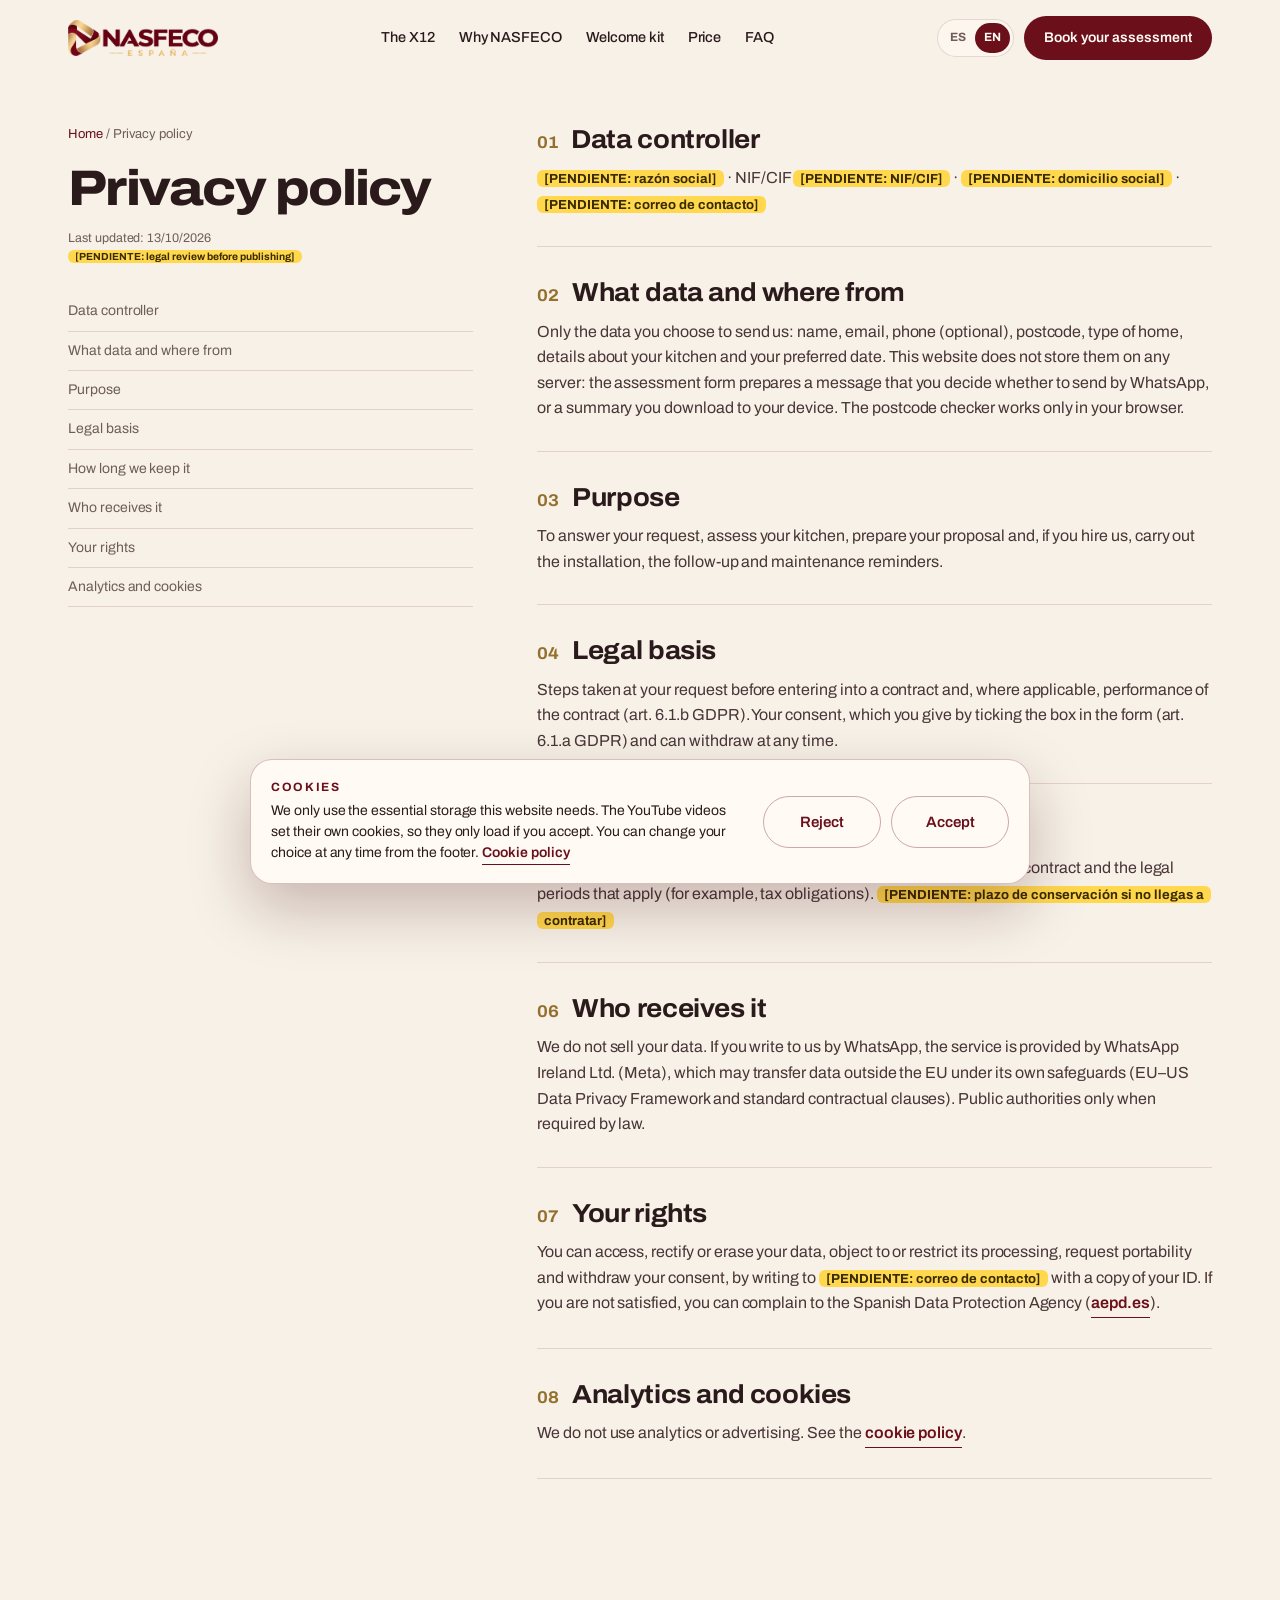
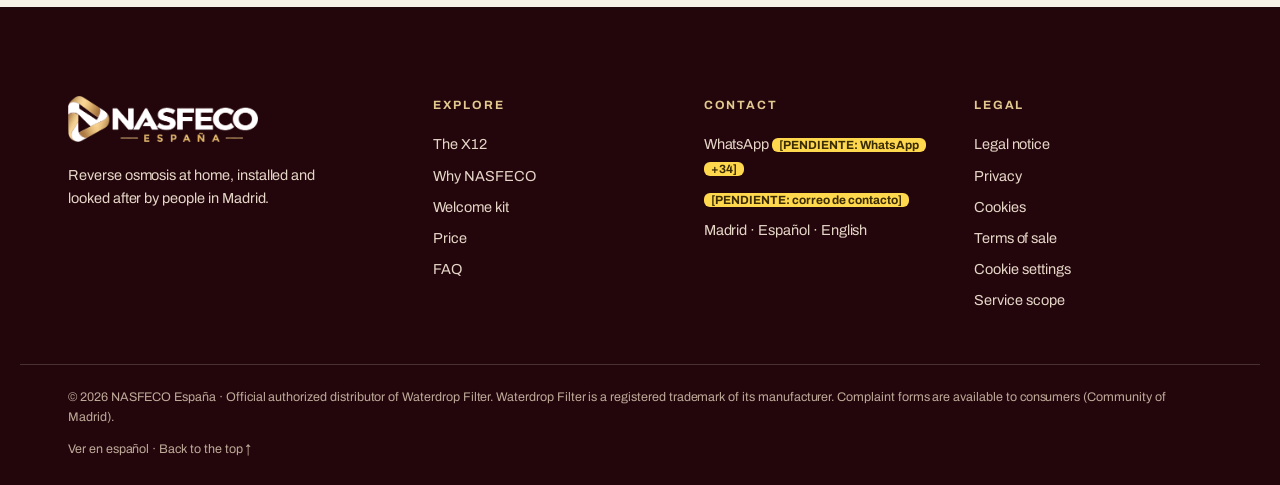
<file: privacy.html>
<!doctype html>
<html lang="en">
<head>
<meta charset="utf-8">
<meta name="viewport" content="width=device-width, initial-scale=1, viewport-fit=cover">
<title>Privacy policy | NASFECO España</title>
<meta name="description" content="How NASFECO España processes your personal data (GDPR and Spanish Organic Law 3/2018).">
<meta name="robots" content="noindex, nofollow">
<link rel="canonical" href="https://nasfeco.es/privacy">
<meta name="theme-color" content="#F7F1E7">
<link rel="alternate" hreflang="es-ES" href="https://nasfeco.es/privacidad"><link rel="alternate" hreflang="en" href="https://nasfeco.es/privacy"><link rel="alternate" hreflang="x-default" href="https://nasfeco.es/privacidad">
<meta property="og:type" content="website"><meta property="og:site_name" content="NASFECO España"><meta property="og:locale" content="en_GB"><meta name="twitter:card" content="summary_large_image"><meta property="og:title" content="Privacy policy | NASFECO España"><meta property="og:description" content="How NASFECO España processes your personal data (GDPR and Spanish Organic Law 3/2018)."><meta property="og:image" content="https://nasfeco.es/assets/img/og.jpg"><meta property="og:url" content="https://nasfeco.es/privacy">
<link rel="icon" href="favicon.png"><link rel="apple-touch-icon" href="assets/brand/icon-180.png">
<link rel="preload" as="font" type="font/woff2" href="assets/fonts/ar-latin.woff2" crossorigin>
<style>@font-face{font-family:'Archivo';font-style:normal;font-weight:100 900;font-stretch:62% 125%;font-display:swap;src:url(assets/fonts/ar-latin-ext.woff2) format('woff2');unicode-range:U+0100-02BA,U+02BD-02C5,U+02C7-02CC,U+02CE-02D7,U+02DD-02FF,U+0304,U+0308,U+0329,U+1D00-1DBF,U+1E00-1E9F,U+1EF2-1EFF,U+2020,U+20A0-20AB,U+20AD-20C0,U+2113,U+2C60-2C7F,U+A720-A7FF}@font-face{font-family:'Archivo';font-style:normal;font-weight:100 900;font-stretch:62% 125%;font-display:swap;src:url(assets/fonts/ar-latin.woff2) format('woff2');unicode-range:U+0000-00FF,U+0131,U+0152-0153,U+02BB-02BC,U+02C6,U+02DA,U+02DC,U+0304,U+0308,U+0329,U+2000-206F,U+20AC,U+2122,U+2191,U+2193,U+2212,U+2215,U+FEFF,U+FFFD}</style>
<link rel="stylesheet" href="css/madrid.css?v=55">
<script type="application/ld+json">{"@context": "https://schema.org", "@graph": [{"@type": "LocalBusiness", "@id": "https://nasfeco.es/#business", "name": "NASFECO España", "url": "https://nasfeco.es/", "logo": "https://nasfeco.es/assets/brand/icon-180.png", "image": "https://nasfeco.es/assets/img/og.jpg", "description": "Official authorized distributor of Waterdrop Filter. Waterdrop Filter X12 tankless reverse osmosis system in Madrid, with kitchen assessment, professional installation, welcome kit and follow-up.", "areaServed": [{"@type": "City", "name": "Madrid"}], "address": {"@type": "PostalAddress", "addressLocality": "Madrid", "addressCountry": "ES"}, "knowsLanguage": ["es", "en"], "currenciesAccepted": "EUR", "makesOffer": [{"@type": "Offer", "itemOffered": {"@type": "Service", "name": "Reverse osmosis system installation", "areaServed": "Madrid"}}]}, {"@type": "WebSite", "@id": "https://nasfeco.es/#site", "url": "https://nasfeco.es/", "name": "NASFECO España", "inLanguage": "en", "publisher": {"@id": "https://nasfeco.es/#business"}}]}</script>
</head>
<body class="pg-privacy has-promo">
<a class="skip" href="#main">Skip to content</a>
<div class="pbar" data-promo data-end="2026-11-30T23:59:59+01:00" role="region" aria-label="Launch offer">
  <div class="wrap pbar-in"><b>Launch offer</b><span class="pbar-s">−€300</span><span class="pbar-l">−€300 on your Waterdrop Filter X12: you pay €2,239, VAT and installation included</span><span class="pbar-t"><span class="pbar-d">Until 30/11/2026 · </span>ends in <i data-cd>…</i></span></div>
</div>
<header class="hd" id="hd">
  <div class="wrap hd-in">
    <a class="hd-logo" href="en.html" aria-label="NASFECO España"><img src="assets/brand/nasfeco-es.png" alt="NASFECO España" width="170" height="41"></a>
    <nav class="hd-nav" aria-label="Main"><a href="x12-en.html">The X12</a><a href="en.html#why">Why NASFECO</a><a href="en.html#kit">Welcome kit</a><a href="en.html#price">Price</a><a href="en.html#faq">FAQ</a></nav>
    <div class="hd-r">
      <a class="hd-lang" href="privacidad.html" hreflang="es" title="Ver en español"><b class="">ES</b><b class="on">EN</b></a>
      <button type="button" class="hd-cta" data-book>Book your assessment</button>
      <button type="button" class="hd-menu" data-menu aria-expanded="false" aria-controls="mnav" aria-label="Open menu"><svg viewBox="0 0 24 24" width="22" height="22" fill="none" stroke="currentColor" stroke-width="1.6" stroke-linecap="round" stroke-linejoin="round" aria-hidden="true"><path d="M4 8h16M4 16h16"/></svg></button>
    </div>
  </div>
</header>
<div class="mnav" id="mnav" hidden>
  <nav><a href="x12-en.html">The X12</a><a href="en.html#why">Why NASFECO</a><a href="en.html#kit">Welcome kit</a><a href="en.html#price">Price</a><a href="en.html#faq">FAQ</a></nav>
  <button type="button" class="btn b-wine" data-book><span>Book your assessment</span><i><svg viewBox="0 0 24 24" width="15" height="15" fill="none" stroke="currentColor" stroke-width="1.8" stroke-linecap="round" stroke-linejoin="round" aria-hidden="true"><path d="M7 17L17 7M9 7h8v8"/></svg></i></button>
  <a class="mnav-lang" href="privacidad.html">Ver en español</a>
</div><main id="main" class="lg">
<div class="wrap lg-g">
  <aside class="lg-a"><p class="crumb"><a href="en.html">Home</a> / Privacy policy</p><h1 class="d2">Privacy policy</h1><p class="fine">Last updated: 13/10/2026<br><mark class="pend">[PENDIENTE: legal review before publishing]</mark></p><nav class="lg-toc"><a href="#s0">Data controller</a><a href="#s1">What data and where from</a><a href="#s2">Purpose</a><a href="#s3">Legal basis</a><a href="#s4">How long we keep it</a><a href="#s5">Who receives it</a><a href="#s6">Your rights</a><a href="#s7">Analytics and cookies</a></nav></aside>
  <div class="lg-b"><section class="lg-s" id="s0"><h2><i>01</i>Data controller</h2><p><mark class="pend">[PENDIENTE: razón social]</mark> · NIF/CIF <mark class="pend">[PENDIENTE: NIF/CIF]</mark> · <mark class="pend">[PENDIENTE: domicilio social]</mark> · <mark class="pend">[PENDIENTE: correo de contacto]</mark></p></section><section class="lg-s" id="s1"><h2><i>02</i>What data and where from</h2><p>Only the data you choose to send us: name, email, phone (optional), postcode, type of home, details about your kitchen and your preferred date. This website does not store them on any server: the assessment form prepares a message that you decide whether to send by WhatsApp, or a summary you download to your device. The postcode checker works only in your browser.</p></section><section class="lg-s" id="s2"><h2><i>03</i>Purpose</h2><p>To answer your request, assess your kitchen, prepare your proposal and, if you hire us, carry out the installation, the follow-up and maintenance reminders.</p></section><section class="lg-s" id="s3"><h2><i>04</i>Legal basis</h2><p>Steps taken at your request before entering into a contract and, where applicable, performance of the contract (art. 6.1.b GDPR). Your consent, which you give by ticking the box in the form (art. 6.1.a GDPR) and can withdraw at any time.</p></section><section class="lg-s" id="s4"><h2><i>05</i>How long we keep it</h2><p>While we handle your request and, if you hire us, for the duration of the contract and the legal periods that apply (for example, tax obligations). <mark class="pend">[PENDIENTE: plazo de conservación si no llegas a contratar]</mark></p></section><section class="lg-s" id="s5"><h2><i>06</i>Who receives it</h2><p>We do not sell your data. If you write to us by WhatsApp, the service is provided by WhatsApp Ireland Ltd. (Meta), which may transfer data outside the EU under its own safeguards (EU–US Data Privacy Framework and standard contractual clauses). Public authorities only when required by law.</p></section><section class="lg-s" id="s6"><h2><i>07</i>Your rights</h2><p>You can access, rectify or erase your data, object to or restrict its processing, request portability and withdraw your consent, by writing to <mark class="pend">[PENDIENTE: correo de contacto]</mark> with a copy of your ID. If you are not satisfied, you can complain to the Spanish Data Protection Agency (<a class="ul" href="https://www.aepd.es" target="_blank" rel="noopener">aepd.es</a>).</p></section><section class="lg-s" id="s7"><h2><i>08</i>Analytics and cookies</h2><p>We do not use analytics or advertising. See the <a class="ul" href="cookies-en.html">cookie policy</a>.</p></section></div>
</div>
</main>
<footer class="ft">
  <div class="wrap ft-top">
    <div class="ft-brand"><img src="assets/brand/nasfeco-es-white.png" alt="NASFECO España" width="210" height="51"><p>Reverse osmosis at home, installed and looked after by people in Madrid.</p></div>
    <div><h3 class="ft-h">Explore</h3><a href="x12-en.html">The X12</a><a href="en.html#why">Why NASFECO</a><a href="en.html#kit">Welcome kit</a><a href="en.html#price">Price</a><a href="en.html#faq">FAQ</a></div>
    <div><h3 class="ft-h">Contact</h3><a href="https://wa.me/?text=Hello%20NASFECO%21%20I%27d%20like%20to%20know%20more%20about%20the%20X12%20in%20Madrid." target="_blank" rel="noopener">WhatsApp <mark class="pend">[PENDIENTE: WhatsApp +34]</mark></a><p><mark class="pend">[PENDIENTE: correo de contacto]</mark></p><p>Madrid · Español · English</p></div>
    <div><h3 class="ft-h">Legal</h3><a href="legal-notice.html">Legal notice</a><a href="privacy.html">Privacy</a><a href="cookies-en.html">Cookies</a><a href="terms.html">Terms of sale</a><button type="button" class="ft-l" data-cookie-settings>Cookie settings</button><button type="button" class="ft-l" data-info="scope">Service scope</button></div>
  </div>
  <div class="wrap ft-b"><span>© 2026 NASFECO España · Official authorized distributor of Waterdrop Filter. Waterdrop Filter is a registered trademark of its manufacturer. Complaint forms are available to consumers (Community of Madrid).</span><span><a href="privacidad.html">Ver en español</a> · <a href="#top">Back to the top ↑</a></span></div>
</footer>
<dialog class="dlg dlg-book" id="d-book" aria-labelledby="bk-title"><button type="button" class="dx" data-close aria-label="Close"><svg viewBox="0 0 24 24" width="20" height="20" fill="none" stroke="currentColor" stroke-width="1.6" stroke-linecap="round" stroke-linejoin="round" aria-hidden="true"><path d="M6 6l12 12M18 6L6 18"/></svg></button>
  <aside class="bk-side"><img class="bk-logo" src="assets/brand/nasfeco-es-white.png" alt="NASFECO España" width="150" height="36"><h3>Your home. Your details. <em>Your assessment.</em></h3>
    <div class="bk-sum"><img id="bk-img" src="assets/products/x12-silver.webp" alt=""><div><b id="bk-model">Waterdrop Filter X12</b><span id="bk-price">€2,239</span><small>VAT, standard installation and welcome kit included.</small></div></div></aside>
  <div class="bk-main"><div class="bk-prog"><span class="on"></span><span></span><span></span><b id="bk-step">01 / 03</b></div>
    <h2 class="d3" id="bk-title"></h2><p class="bk-sub" id="bk-sub"></p>
    <form id="bk-form" novalidate><div id="bk-fields"></div><p class="bk-err" id="bk-err" role="alert"></p>
      <div class="row bk-btns"><button type="button" class="btn b-line" id="bk-back"><span>Back</span></button><button type="submit" class="btn b-wine" id="bk-next"><span></span><i><svg viewBox="0 0 24 24" width="15" height="15" fill="none" stroke="currentColor" stroke-width="1.8" stroke-linecap="round" stroke-linejoin="round" aria-hidden="true"><path d="M5 12h14M13 6l6 6-6 6"/></svg></i></button></div></form></div>
</dialog>
<dialog class="dlg" id="d-info" aria-labelledby="in-title"><button type="button" class="dx" data-close aria-label="Close"><svg viewBox="0 0 24 24" width="20" height="20" fill="none" stroke="currentColor" stroke-width="1.6" stroke-linecap="round" stroke-linejoin="round" aria-hidden="true"><path d="M6 6l12 12M18 6L6 18"/></svg></button><div id="in-body"></div></dialog>
<button type="button" class="cc-btn" data-cc aria-label="Questions? Ask us" aria-expanded="false" aria-controls="cc"><svg viewBox="0 0 24 24" width="18" height="18" fill="none" stroke="currentColor" stroke-width="1.6" stroke-linecap="round" stroke-linejoin="round" aria-hidden="true"><path d="M4 5h16v11H9l-5 4z"/></svg><span>Questions?</span></button>
<div class="cc" id="cc" hidden role="dialog" aria-label="Questions? Ask us">
  <div class="cc-h"><img src="assets/brand/mark-color.png" alt="" width="34" height="34"><div><small>NASFECO · Madrid</small><b>How can we help?</b></div><button type="button" class="dx" data-cc-close aria-label="Close"><svg viewBox="0 0 24 24" width="18" height="18" fill="none" stroke="currentColor" stroke-width="1.6" stroke-linecap="round" stroke-linejoin="round" aria-hidden="true"><path d="M6 6l12 12M18 6L6 18"/></svg></button></div>
  <div class="cc-t"><button type="button" data-cc-topic="models">About the X12 and X16</button><button type="button" data-cc-topic="gift">Everything that is included</button><button type="button" data-cc-topic="kitchen">Would it work in my kitchen?</button><button type="button" data-cc-topic="care">Care after installation</button></div>
  <p class="cc-a" id="cc-a" aria-live="polite"></p>
  <div class="cc-f"><a class="btn b-wine" href="https://wa.me/?text=Hello%20NASFECO%21%20I%20have%20a%20question%20about%20the%20X12%20in%20Madrid." target="_blank" rel="noopener"><span>Talk to a person on WhatsApp</span><i><svg viewBox="0 0 24 24" width="18" height="18" fill="currentColor" aria-hidden="true"><path d="M17.472 14.382c-.297-.149-1.758-.867-2.03-.967-.273-.099-.471-.148-.67.15-.197.297-.767.966-.94 1.164-.173.199-.347.223-.644.075-.297-.15-1.255-.463-2.39-1.475-.883-.788-1.48-1.761-1.653-2.059-.173-.297-.018-.458.13-.606.134-.133.298-.347.446-.52.149-.174.198-.298.298-.497.099-.198.05-.371-.025-.52-.075-.149-.669-1.612-.916-2.207-.242-.579-.487-.5-.669-.51a12.8 12.8 0 0 0-.57-.01c-.198 0-.52.074-.792.372-.272.297-1.04 1.016-1.04 2.479 0 1.462 1.065 2.875 1.213 3.074.149.198 2.096 3.2 5.077 4.487.709.306 1.262.489 1.694.625.712.227 1.36.195 1.871.118.571-.085 1.758-.719 2.006-1.413.248-.694.248-1.289.173-1.413-.074-.124-.272-.198-.57-.347m-5.421 7.403h-.004a9.87 9.87 0 0 1-5.031-1.378l-.361-.214-3.741.982.998-3.648-.235-.374a9.86 9.86 0 0 1-1.51-5.26c.001-5.45 4.436-9.884 9.888-9.884 2.64 0 5.122 1.03 6.988 2.898a9.825 9.825 0 0 1 2.893 6.994c-.003 5.45-4.437 9.884-9.885 9.884m8.413-18.297A11.815 11.815 0 0 0 12.05 0C5.495 0 .16 5.335.157 11.892c0 2.096.547 4.142 1.588 5.945L.057 24l6.305-1.654a11.882 11.882 0 0 0 5.683 1.448h.005c6.554 0 11.89-5.335 11.893-11.893a11.821 11.821 0 0 0-3.48-8.413z"/></svg></i></a><button type="button" class="btn b-line" data-book><span>Book my assessment</span><i><svg viewBox="0 0 24 24" width="15" height="15" fill="none" stroke="currentColor" stroke-width="1.8" stroke-linecap="round" stroke-linejoin="round" aria-hidden="true"><path d="M7 17L17 7M9 7h8v8"/></svg></i></button></div>
  <small>Prepared answers. For anything else, a person replies on WhatsApp.</small>
</div>
<div class="ck" id="ck" role="dialog" aria-modal="false" aria-labelledby="ck-t" hidden>
  <p id="ck-t"><b>Cookies</b>We only use the essential storage this website needs. The YouTube videos set their own cookies, so they only load if you accept. You can change your choice at any time from the footer. <a class="ul" href="cookies-en.html">Cookie policy</a></p>
  <div class="ck-b"><button type="button" class="btn b-line" data-consent="no"><span>Reject</span></button><button type="button" class="btn b-line" data-consent="yes"><span>Accept</span></button></div>
</div>
<script>window.NF_CFG = {"wa": "", "email": "", "lang": "en", "privacy": "privacy.html", "zone": "", "pend": {"wa": "[PENDIENTE: WhatsApp +34]", "email": "[PENDIENTE: correo]", "zone": "[PENDIENTE: zona de servicio]", "pay": "[PENDIENTE: formas de pago]"}, "models": {"x12": {"name": "X12", "price": "€2,539", "promo": "€2,239", "cap": "[PENDIENTE: capacidad X12 en L/día]", "faucets": {"silver": "assets/products/x12-silver.webp"}, "body": "white", "faucet": "silver"}, "x16": {"name": "X16", "price": "[PENDIENTE: precio X16 en €]", "promo": null, "cap": "[PENDIENTE: capacidad X16 en L/día]", "faucets": {"black": "assets/products/x16-black.webp"}, "body": "black", "faucet": "black"}}, "soon": ["x16"], "promo": {"name": "Launch offer", "code": "", "end": "2026-11-30T23:59:59+01:00", "off": "€300"}, "kit": ["NASFECO tote bag", "Personalized bottle", "Two filter cartridges", "Embroidered towel"]};</script>
<script src="js/site.js?v=55"></script>
<script>(function(){var go=function(){import('./js/x3d-init.js?v=55');};var idle=function(){(window.requestIdleCallback||function(f){setTimeout(f,200)})(go,{timeout:1500});};if(document.readyState==='complete')idle();else addEventListener('load',idle);})();</script>
</body>
</html>
</file>
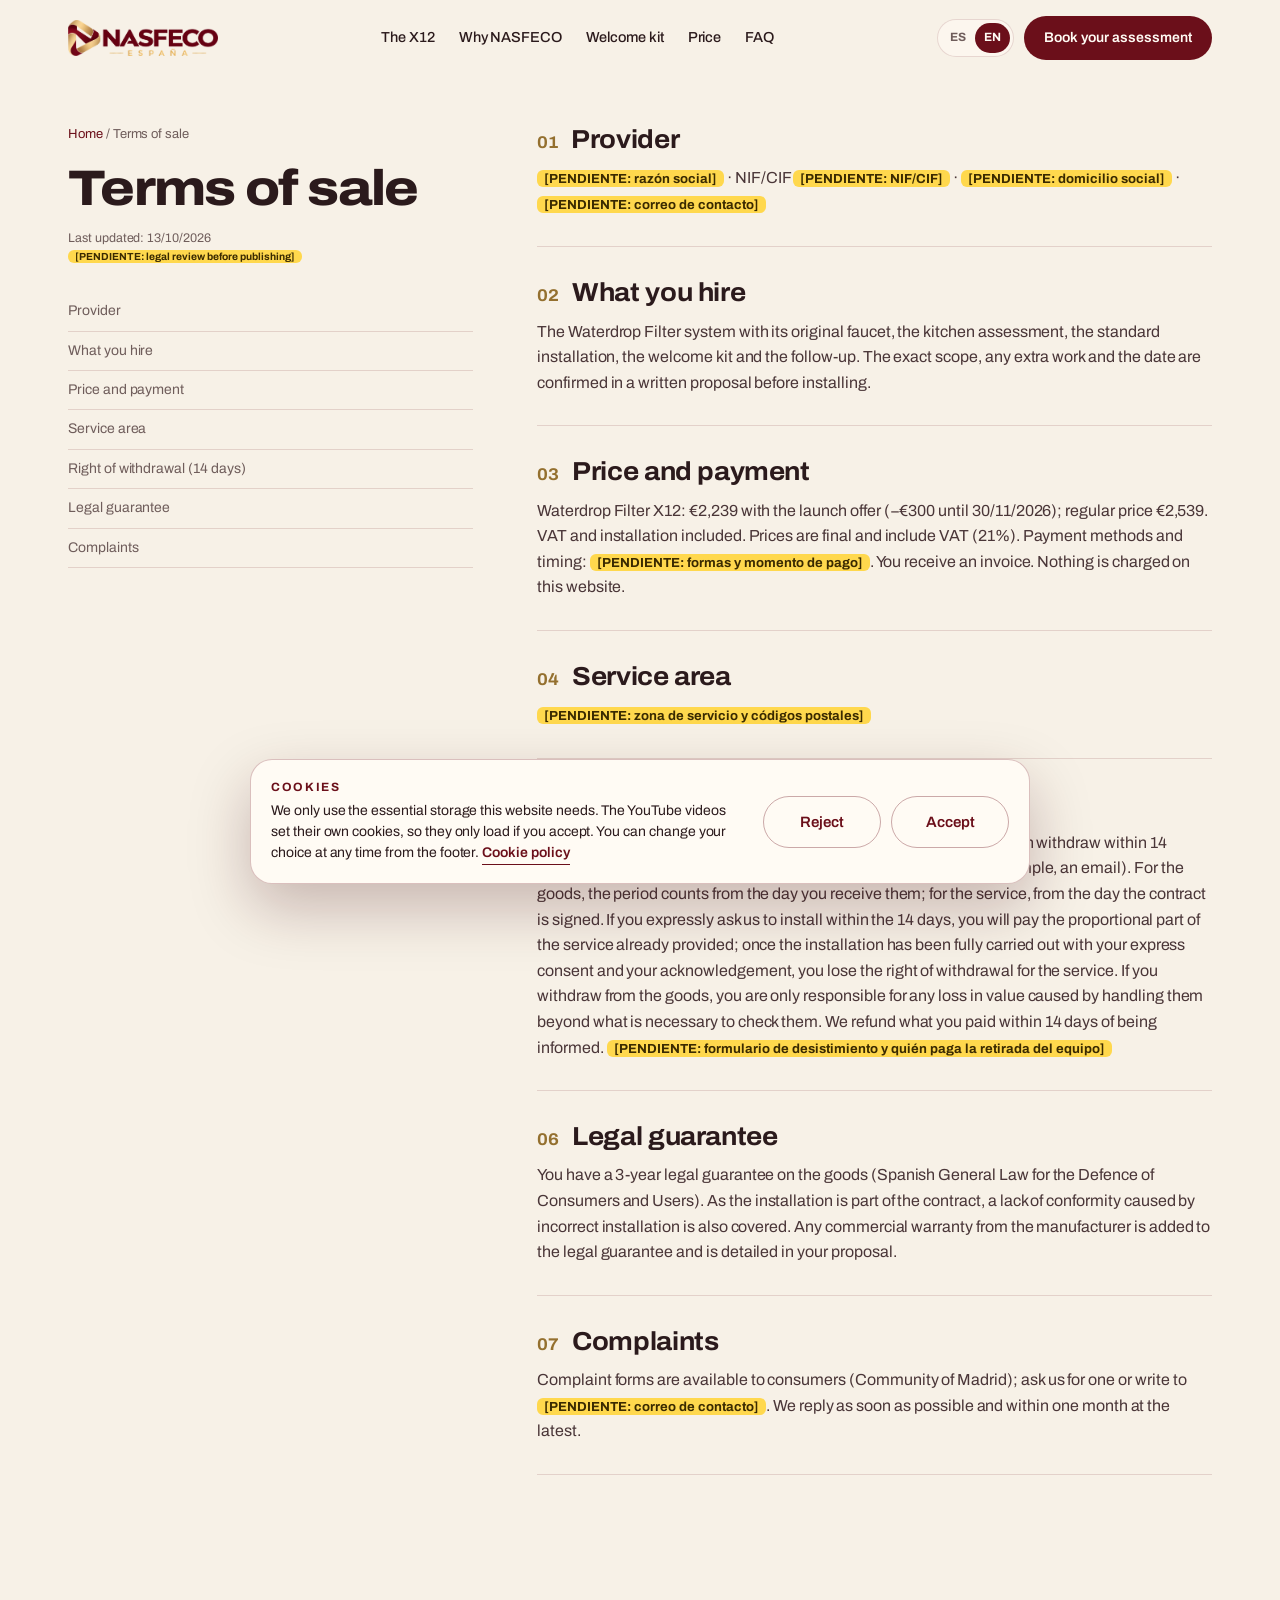
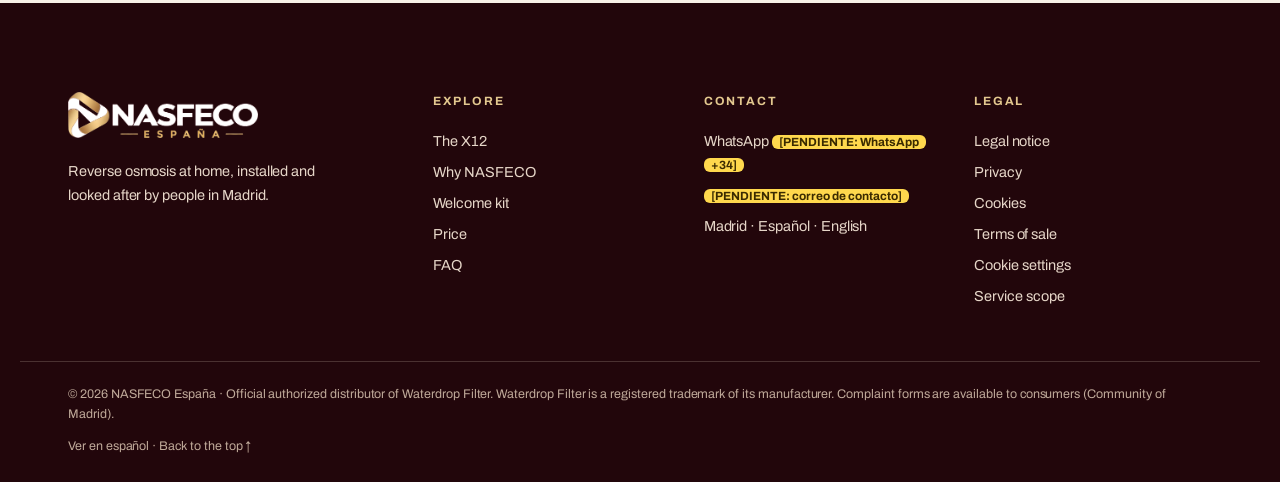
<file: terms.html>
<!doctype html>
<html lang="en">
<head>
<meta charset="utf-8">
<meta name="viewport" content="width=device-width, initial-scale=1, viewport-fit=cover">
<title>Terms of sale | NASFECO España</title>
<meta name="description" content="Conditions of the NASFECO service in Madrid: price, withdrawal, guarantee and complaints.">
<meta name="robots" content="noindex, nofollow">
<link rel="canonical" href="https://nasfeco.es/terms">
<meta name="theme-color" content="#F7F1E7">
<link rel="alternate" hreflang="es-ES" href="https://nasfeco.es/condiciones"><link rel="alternate" hreflang="en" href="https://nasfeco.es/terms"><link rel="alternate" hreflang="x-default" href="https://nasfeco.es/condiciones">
<meta property="og:type" content="website"><meta property="og:site_name" content="NASFECO España"><meta property="og:locale" content="en_GB"><meta name="twitter:card" content="summary_large_image"><meta property="og:title" content="Terms of sale | NASFECO España"><meta property="og:description" content="Conditions of the NASFECO service in Madrid: price, withdrawal, guarantee and complaints."><meta property="og:image" content="https://nasfeco.es/assets/img/og.jpg"><meta property="og:url" content="https://nasfeco.es/terms">
<link rel="icon" href="favicon.png"><link rel="apple-touch-icon" href="assets/brand/icon-180.png">
<link rel="preload" as="font" type="font/woff2" href="assets/fonts/ar-latin.woff2" crossorigin>
<style>@font-face{font-family:'Archivo';font-style:normal;font-weight:100 900;font-stretch:62% 125%;font-display:swap;src:url(assets/fonts/ar-latin-ext.woff2) format('woff2');unicode-range:U+0100-02BA,U+02BD-02C5,U+02C7-02CC,U+02CE-02D7,U+02DD-02FF,U+0304,U+0308,U+0329,U+1D00-1DBF,U+1E00-1E9F,U+1EF2-1EFF,U+2020,U+20A0-20AB,U+20AD-20C0,U+2113,U+2C60-2C7F,U+A720-A7FF}@font-face{font-family:'Archivo';font-style:normal;font-weight:100 900;font-stretch:62% 125%;font-display:swap;src:url(assets/fonts/ar-latin.woff2) format('woff2');unicode-range:U+0000-00FF,U+0131,U+0152-0153,U+02BB-02BC,U+02C6,U+02DA,U+02DC,U+0304,U+0308,U+0329,U+2000-206F,U+20AC,U+2122,U+2191,U+2193,U+2212,U+2215,U+FEFF,U+FFFD}</style>
<link rel="stylesheet" href="css/madrid.css?v=55">
<script type="application/ld+json">{"@context": "https://schema.org", "@graph": [{"@type": "LocalBusiness", "@id": "https://nasfeco.es/#business", "name": "NASFECO España", "url": "https://nasfeco.es/", "logo": "https://nasfeco.es/assets/brand/icon-180.png", "image": "https://nasfeco.es/assets/img/og.jpg", "description": "Official authorized distributor of Waterdrop Filter. Waterdrop Filter X12 tankless reverse osmosis system in Madrid, with kitchen assessment, professional installation, welcome kit and follow-up.", "areaServed": [{"@type": "City", "name": "Madrid"}], "address": {"@type": "PostalAddress", "addressLocality": "Madrid", "addressCountry": "ES"}, "knowsLanguage": ["es", "en"], "currenciesAccepted": "EUR", "makesOffer": [{"@type": "Offer", "itemOffered": {"@type": "Service", "name": "Reverse osmosis system installation", "areaServed": "Madrid"}}]}, {"@type": "WebSite", "@id": "https://nasfeco.es/#site", "url": "https://nasfeco.es/", "name": "NASFECO España", "inLanguage": "en", "publisher": {"@id": "https://nasfeco.es/#business"}}]}</script>
</head>
<body class="pg-terms has-promo">
<a class="skip" href="#main">Skip to content</a>
<div class="pbar" data-promo data-end="2026-11-30T23:59:59+01:00" role="region" aria-label="Launch offer">
  <div class="wrap pbar-in"><b>Launch offer</b><span class="pbar-s">−€300</span><span class="pbar-l">−€300 on your Waterdrop Filter X12: you pay €2,239, VAT and installation included</span><span class="pbar-t"><span class="pbar-d">Until 30/11/2026 · </span>ends in <i data-cd>…</i></span></div>
</div>
<header class="hd" id="hd">
  <div class="wrap hd-in">
    <a class="hd-logo" href="en.html" aria-label="NASFECO España"><img src="assets/brand/nasfeco-es.png" alt="NASFECO España" width="170" height="41"></a>
    <nav class="hd-nav" aria-label="Main"><a href="x12-en.html">The X12</a><a href="en.html#why">Why NASFECO</a><a href="en.html#kit">Welcome kit</a><a href="en.html#price">Price</a><a href="en.html#faq">FAQ</a></nav>
    <div class="hd-r">
      <a class="hd-lang" href="condiciones.html" hreflang="es" title="Ver en español"><b class="">ES</b><b class="on">EN</b></a>
      <button type="button" class="hd-cta" data-book>Book your assessment</button>
      <button type="button" class="hd-menu" data-menu aria-expanded="false" aria-controls="mnav" aria-label="Open menu"><svg viewBox="0 0 24 24" width="22" height="22" fill="none" stroke="currentColor" stroke-width="1.6" stroke-linecap="round" stroke-linejoin="round" aria-hidden="true"><path d="M4 8h16M4 16h16"/></svg></button>
    </div>
  </div>
</header>
<div class="mnav" id="mnav" hidden>
  <nav><a href="x12-en.html">The X12</a><a href="en.html#why">Why NASFECO</a><a href="en.html#kit">Welcome kit</a><a href="en.html#price">Price</a><a href="en.html#faq">FAQ</a></nav>
  <button type="button" class="btn b-wine" data-book><span>Book your assessment</span><i><svg viewBox="0 0 24 24" width="15" height="15" fill="none" stroke="currentColor" stroke-width="1.8" stroke-linecap="round" stroke-linejoin="round" aria-hidden="true"><path d="M7 17L17 7M9 7h8v8"/></svg></i></button>
  <a class="mnav-lang" href="condiciones.html">Ver en español</a>
</div><main id="main" class="lg">
<div class="wrap lg-g">
  <aside class="lg-a"><p class="crumb"><a href="en.html">Home</a> / Terms of sale</p><h1 class="d2">Terms of sale</h1><p class="fine">Last updated: 13/10/2026<br><mark class="pend">[PENDIENTE: legal review before publishing]</mark></p><nav class="lg-toc"><a href="#s0">Provider</a><a href="#s1">What you hire</a><a href="#s2">Price and payment</a><a href="#s3">Service area</a><a href="#s4">Right of withdrawal (14 days)</a><a href="#s5">Legal guarantee</a><a href="#s6">Complaints</a></nav></aside>
  <div class="lg-b"><section class="lg-s" id="s0"><h2><i>01</i>Provider</h2><p><mark class="pend">[PENDIENTE: razón social]</mark> · NIF/CIF <mark class="pend">[PENDIENTE: NIF/CIF]</mark> · <mark class="pend">[PENDIENTE: domicilio social]</mark> · <mark class="pend">[PENDIENTE: correo de contacto]</mark></p></section><section class="lg-s" id="s1"><h2><i>02</i>What you hire</h2><p>The Waterdrop Filter system with its original faucet, the kitchen assessment, the standard installation, the welcome kit and the follow-up. The exact scope, any extra work and the date are confirmed in a written proposal before installing.</p></section><section class="lg-s" id="s2"><h2><i>03</i>Price and payment</h2><p>Waterdrop Filter X12: €2,239 with the launch offer (−€300 until 30/11/2026); regular price €2,539. VAT and installation included. Prices are final and include VAT (21%). Payment methods and timing: <mark class="pend">[PENDIENTE: formas y momento de pago]</mark>. You receive an invoice. Nothing is charged on this website.</p></section><section class="lg-s" id="s3"><h2><i>04</i>Service area</h2><p><mark class="pend">[PENDIENTE: zona de servicio y códigos postales]</mark></p></section><section class="lg-s" id="s4"><h2><i>05</i>Right of withdrawal (14 days)</h2><p>If you sign the contract at a distance or away from our premises, you can withdraw within 14 calendar days without giving reasons, by any clear statement (for example, an email). For the goods, the period counts from the day you receive them; for the service, from the day the contract is signed. If you expressly ask us to install within the 14 days, you will pay the proportional part of the service already provided; once the installation has been fully carried out with your express consent and your acknowledgement, you lose the right of withdrawal for the service. If you withdraw from the goods, you are only responsible for any loss in value caused by handling them beyond what is necessary to check them. We refund what you paid within 14 days of being informed. <mark class="pend">[PENDIENTE: formulario de desistimiento y quién paga la retirada del equipo]</mark></p></section><section class="lg-s" id="s5"><h2><i>06</i>Legal guarantee</h2><p>You have a 3-year legal guarantee on the goods (Spanish General Law for the Defence of Consumers and Users). As the installation is part of the contract, a lack of conformity caused by incorrect installation is also covered. Any commercial warranty from the manufacturer is added to the legal guarantee and is detailed in your proposal.</p></section><section class="lg-s" id="s6"><h2><i>07</i>Complaints</h2><p>Complaint forms are available to consumers (Community of Madrid); ask us for one or write to <mark class="pend">[PENDIENTE: correo de contacto]</mark>. We reply as soon as possible and within one month at the latest.</p></section></div>
</div>
</main>
<footer class="ft">
  <div class="wrap ft-top">
    <div class="ft-brand"><img src="assets/brand/nasfeco-es-white.png" alt="NASFECO España" width="210" height="51"><p>Reverse osmosis at home, installed and looked after by people in Madrid.</p></div>
    <div><h3 class="ft-h">Explore</h3><a href="x12-en.html">The X12</a><a href="en.html#why">Why NASFECO</a><a href="en.html#kit">Welcome kit</a><a href="en.html#price">Price</a><a href="en.html#faq">FAQ</a></div>
    <div><h3 class="ft-h">Contact</h3><a href="https://wa.me/?text=Hello%20NASFECO%21%20I%27d%20like%20to%20know%20more%20about%20the%20X12%20in%20Madrid." target="_blank" rel="noopener">WhatsApp <mark class="pend">[PENDIENTE: WhatsApp +34]</mark></a><p><mark class="pend">[PENDIENTE: correo de contacto]</mark></p><p>Madrid · Español · English</p></div>
    <div><h3 class="ft-h">Legal</h3><a href="legal-notice.html">Legal notice</a><a href="privacy.html">Privacy</a><a href="cookies-en.html">Cookies</a><a href="terms.html">Terms of sale</a><button type="button" class="ft-l" data-cookie-settings>Cookie settings</button><button type="button" class="ft-l" data-info="scope">Service scope</button></div>
  </div>
  <div class="wrap ft-b"><span>© 2026 NASFECO España · Official authorized distributor of Waterdrop Filter. Waterdrop Filter is a registered trademark of its manufacturer. Complaint forms are available to consumers (Community of Madrid).</span><span><a href="condiciones.html">Ver en español</a> · <a href="#top">Back to the top ↑</a></span></div>
</footer>
<dialog class="dlg dlg-book" id="d-book" aria-labelledby="bk-title"><button type="button" class="dx" data-close aria-label="Close"><svg viewBox="0 0 24 24" width="20" height="20" fill="none" stroke="currentColor" stroke-width="1.6" stroke-linecap="round" stroke-linejoin="round" aria-hidden="true"><path d="M6 6l12 12M18 6L6 18"/></svg></button>
  <aside class="bk-side"><img class="bk-logo" src="assets/brand/nasfeco-es-white.png" alt="NASFECO España" width="150" height="36"><h3>Your home. Your details. <em>Your assessment.</em></h3>
    <div class="bk-sum"><img id="bk-img" src="assets/products/x12-silver.webp" alt=""><div><b id="bk-model">Waterdrop Filter X12</b><span id="bk-price">€2,239</span><small>VAT, standard installation and welcome kit included.</small></div></div></aside>
  <div class="bk-main"><div class="bk-prog"><span class="on"></span><span></span><span></span><b id="bk-step">01 / 03</b></div>
    <h2 class="d3" id="bk-title"></h2><p class="bk-sub" id="bk-sub"></p>
    <form id="bk-form" novalidate><div id="bk-fields"></div><p class="bk-err" id="bk-err" role="alert"></p>
      <div class="row bk-btns"><button type="button" class="btn b-line" id="bk-back"><span>Back</span></button><button type="submit" class="btn b-wine" id="bk-next"><span></span><i><svg viewBox="0 0 24 24" width="15" height="15" fill="none" stroke="currentColor" stroke-width="1.8" stroke-linecap="round" stroke-linejoin="round" aria-hidden="true"><path d="M5 12h14M13 6l6 6-6 6"/></svg></i></button></div></form></div>
</dialog>
<dialog class="dlg" id="d-info" aria-labelledby="in-title"><button type="button" class="dx" data-close aria-label="Close"><svg viewBox="0 0 24 24" width="20" height="20" fill="none" stroke="currentColor" stroke-width="1.6" stroke-linecap="round" stroke-linejoin="round" aria-hidden="true"><path d="M6 6l12 12M18 6L6 18"/></svg></button><div id="in-body"></div></dialog>
<button type="button" class="cc-btn" data-cc aria-label="Questions? Ask us" aria-expanded="false" aria-controls="cc"><svg viewBox="0 0 24 24" width="18" height="18" fill="none" stroke="currentColor" stroke-width="1.6" stroke-linecap="round" stroke-linejoin="round" aria-hidden="true"><path d="M4 5h16v11H9l-5 4z"/></svg><span>Questions?</span></button>
<div class="cc" id="cc" hidden role="dialog" aria-label="Questions? Ask us">
  <div class="cc-h"><img src="assets/brand/mark-color.png" alt="" width="34" height="34"><div><small>NASFECO · Madrid</small><b>How can we help?</b></div><button type="button" class="dx" data-cc-close aria-label="Close"><svg viewBox="0 0 24 24" width="18" height="18" fill="none" stroke="currentColor" stroke-width="1.6" stroke-linecap="round" stroke-linejoin="round" aria-hidden="true"><path d="M6 6l12 12M18 6L6 18"/></svg></button></div>
  <div class="cc-t"><button type="button" data-cc-topic="models">About the X12 and X16</button><button type="button" data-cc-topic="gift">Everything that is included</button><button type="button" data-cc-topic="kitchen">Would it work in my kitchen?</button><button type="button" data-cc-topic="care">Care after installation</button></div>
  <p class="cc-a" id="cc-a" aria-live="polite"></p>
  <div class="cc-f"><a class="btn b-wine" href="https://wa.me/?text=Hello%20NASFECO%21%20I%20have%20a%20question%20about%20the%20X12%20in%20Madrid." target="_blank" rel="noopener"><span>Talk to a person on WhatsApp</span><i><svg viewBox="0 0 24 24" width="18" height="18" fill="currentColor" aria-hidden="true"><path d="M17.472 14.382c-.297-.149-1.758-.867-2.03-.967-.273-.099-.471-.148-.67.15-.197.297-.767.966-.94 1.164-.173.199-.347.223-.644.075-.297-.15-1.255-.463-2.39-1.475-.883-.788-1.48-1.761-1.653-2.059-.173-.297-.018-.458.13-.606.134-.133.298-.347.446-.52.149-.174.198-.298.298-.497.099-.198.05-.371-.025-.52-.075-.149-.669-1.612-.916-2.207-.242-.579-.487-.5-.669-.51a12.8 12.8 0 0 0-.57-.01c-.198 0-.52.074-.792.372-.272.297-1.04 1.016-1.04 2.479 0 1.462 1.065 2.875 1.213 3.074.149.198 2.096 3.2 5.077 4.487.709.306 1.262.489 1.694.625.712.227 1.36.195 1.871.118.571-.085 1.758-.719 2.006-1.413.248-.694.248-1.289.173-1.413-.074-.124-.272-.198-.57-.347m-5.421 7.403h-.004a9.87 9.87 0 0 1-5.031-1.378l-.361-.214-3.741.982.998-3.648-.235-.374a9.86 9.86 0 0 1-1.51-5.26c.001-5.45 4.436-9.884 9.888-9.884 2.64 0 5.122 1.03 6.988 2.898a9.825 9.825 0 0 1 2.893 6.994c-.003 5.45-4.437 9.884-9.885 9.884m8.413-18.297A11.815 11.815 0 0 0 12.05 0C5.495 0 .16 5.335.157 11.892c0 2.096.547 4.142 1.588 5.945L.057 24l6.305-1.654a11.882 11.882 0 0 0 5.683 1.448h.005c6.554 0 11.89-5.335 11.893-11.893a11.821 11.821 0 0 0-3.48-8.413z"/></svg></i></a><button type="button" class="btn b-line" data-book><span>Book my assessment</span><i><svg viewBox="0 0 24 24" width="15" height="15" fill="none" stroke="currentColor" stroke-width="1.8" stroke-linecap="round" stroke-linejoin="round" aria-hidden="true"><path d="M7 17L17 7M9 7h8v8"/></svg></i></button></div>
  <small>Prepared answers. For anything else, a person replies on WhatsApp.</small>
</div>
<div class="ck" id="ck" role="dialog" aria-modal="false" aria-labelledby="ck-t" hidden>
  <p id="ck-t"><b>Cookies</b>We only use the essential storage this website needs. The YouTube videos set their own cookies, so they only load if you accept. You can change your choice at any time from the footer. <a class="ul" href="cookies-en.html">Cookie policy</a></p>
  <div class="ck-b"><button type="button" class="btn b-line" data-consent="no"><span>Reject</span></button><button type="button" class="btn b-line" data-consent="yes"><span>Accept</span></button></div>
</div>
<script>window.NF_CFG = {"wa": "", "email": "", "lang": "en", "privacy": "privacy.html", "zone": "", "pend": {"wa": "[PENDIENTE: WhatsApp +34]", "email": "[PENDIENTE: correo]", "zone": "[PENDIENTE: zona de servicio]", "pay": "[PENDIENTE: formas de pago]"}, "models": {"x12": {"name": "X12", "price": "€2,539", "promo": "€2,239", "cap": "[PENDIENTE: capacidad X12 en L/día]", "faucets": {"silver": "assets/products/x12-silver.webp"}, "body": "white", "faucet": "silver"}, "x16": {"name": "X16", "price": "[PENDIENTE: precio X16 en €]", "promo": null, "cap": "[PENDIENTE: capacidad X16 en L/día]", "faucets": {"black": "assets/products/x16-black.webp"}, "body": "black", "faucet": "black"}}, "soon": ["x16"], "promo": {"name": "Launch offer", "code": "", "end": "2026-11-30T23:59:59+01:00", "off": "€300"}, "kit": ["NASFECO tote bag", "Personalized bottle", "Two filter cartridges", "Embroidered towel"]};</script>
<script src="js/site.js?v=55"></script>
<script>(function(){var go=function(){import('./js/x3d-init.js?v=55');};var idle=function(){(window.requestIdleCallback||function(f){setTimeout(f,200)})(go,{timeout:1500});};if(document.readyState==='complete')idle();else addEventListener('load',idle);})();</script>
</body>
</html>
</file>
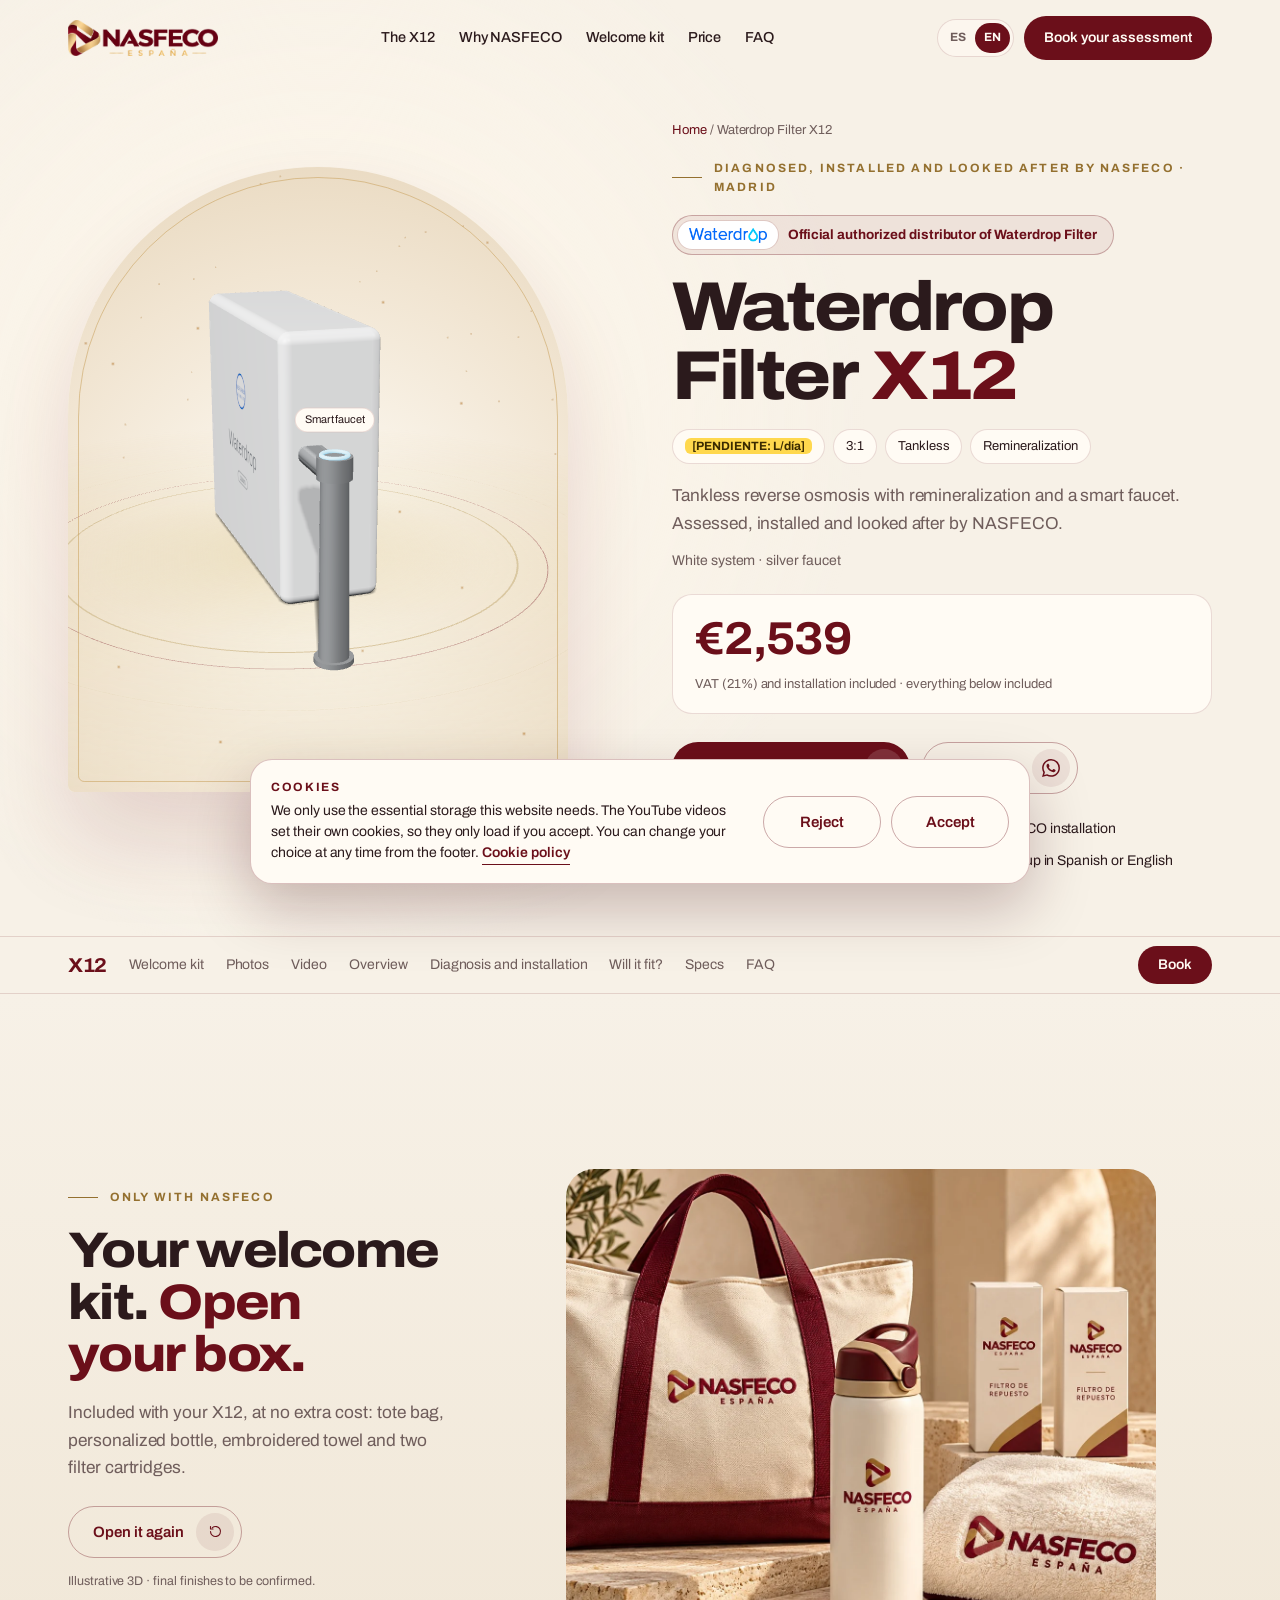
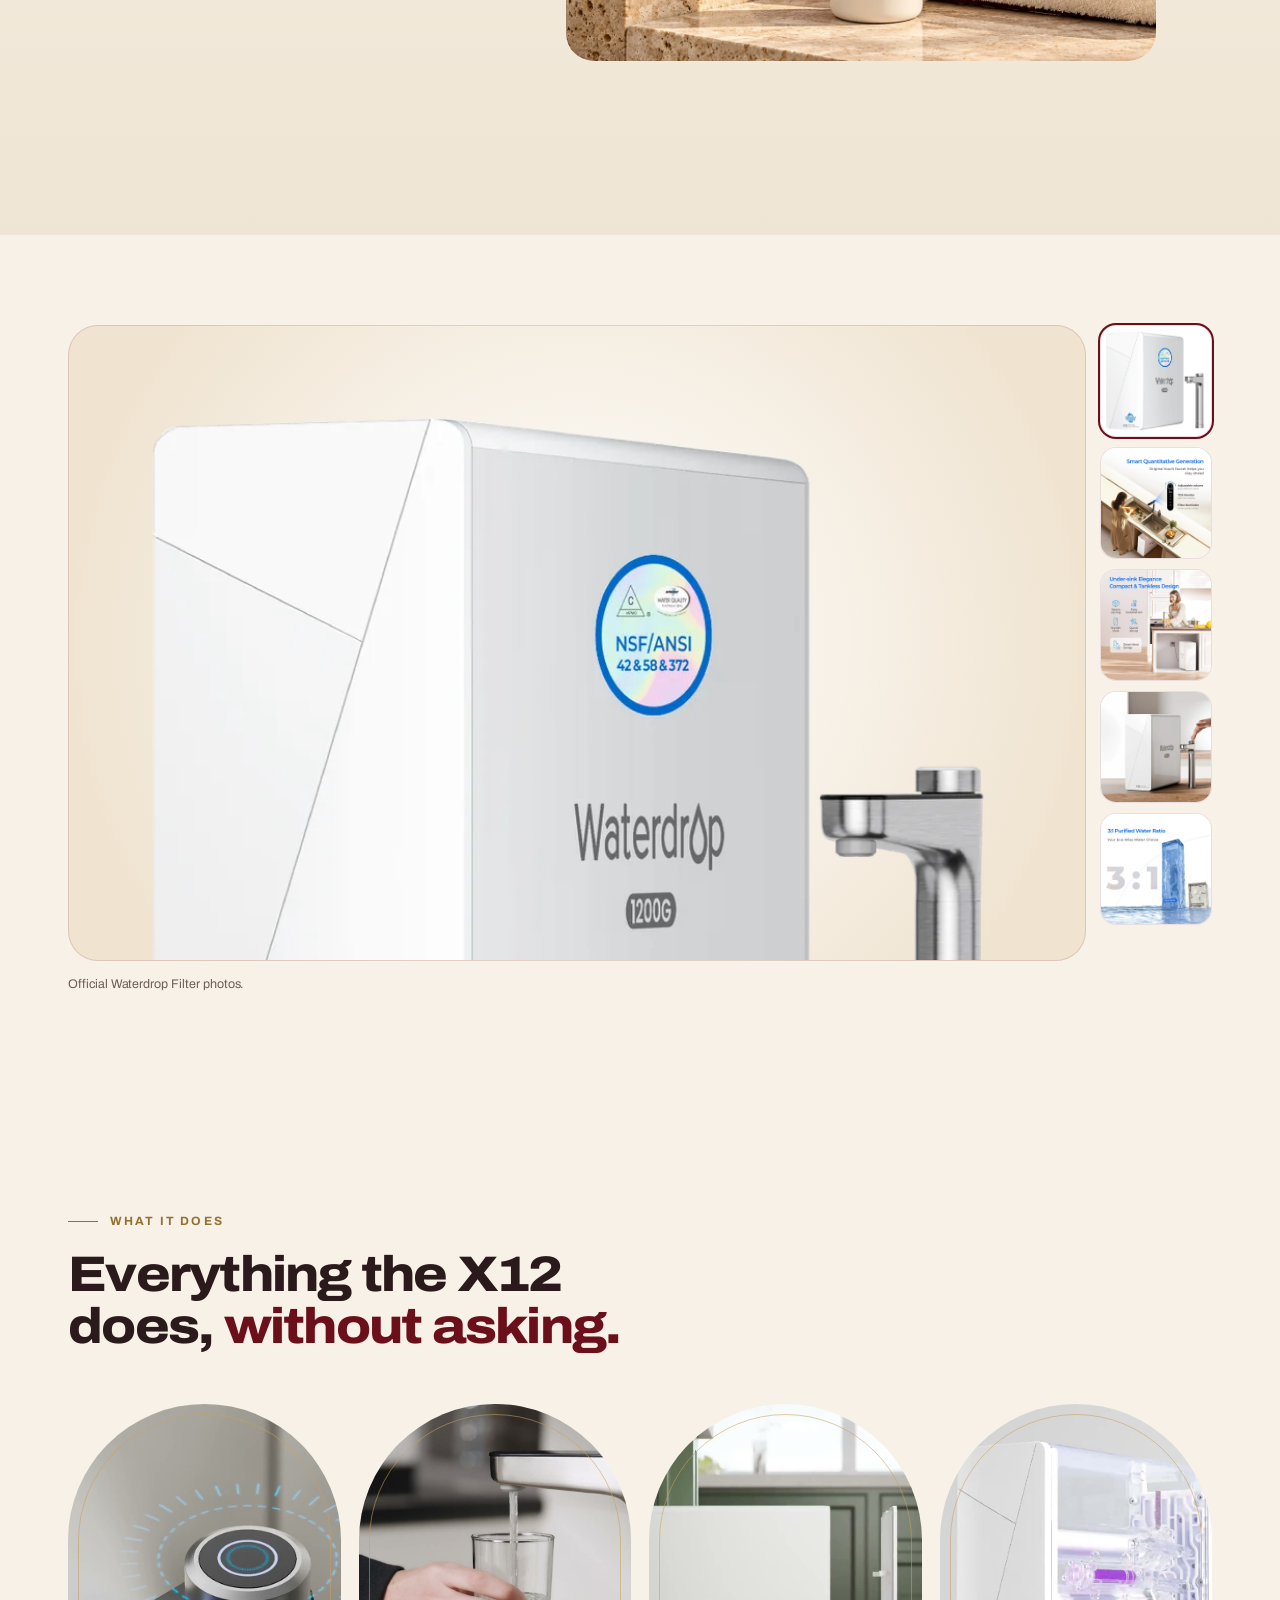
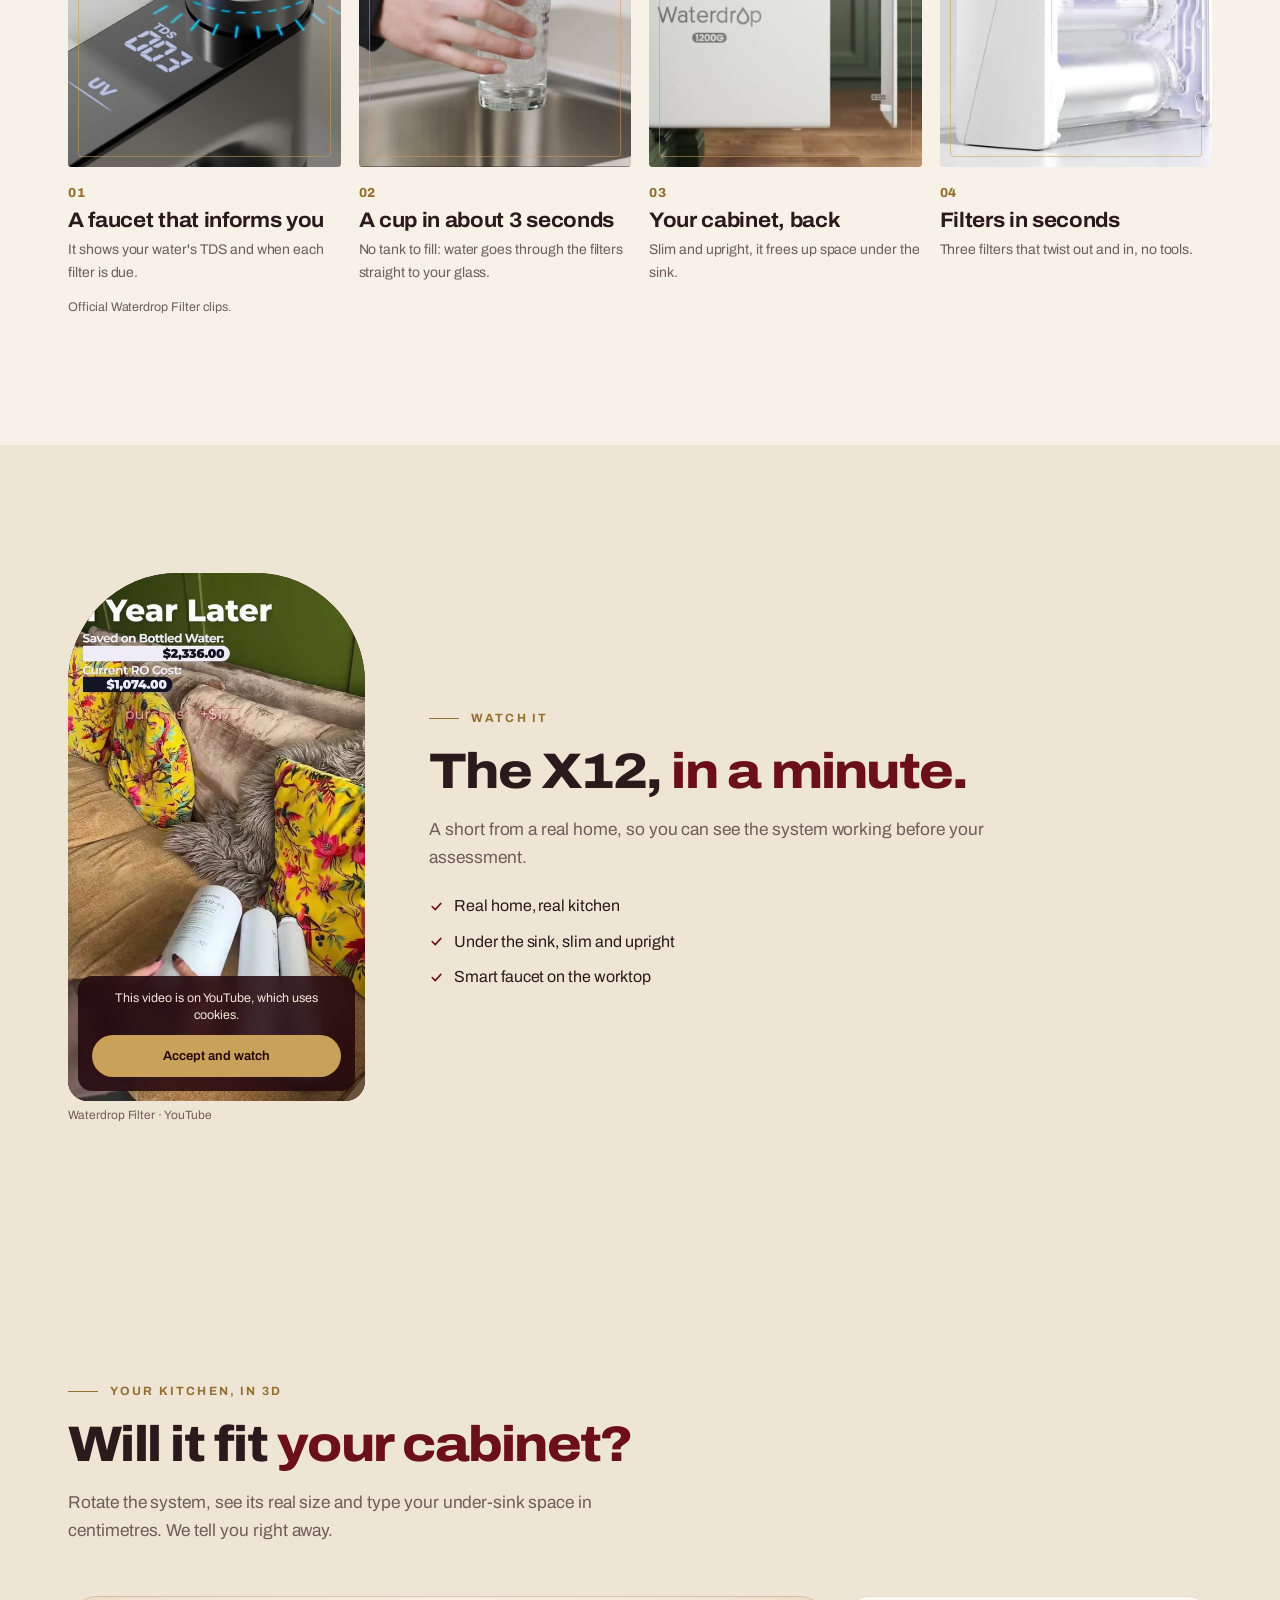
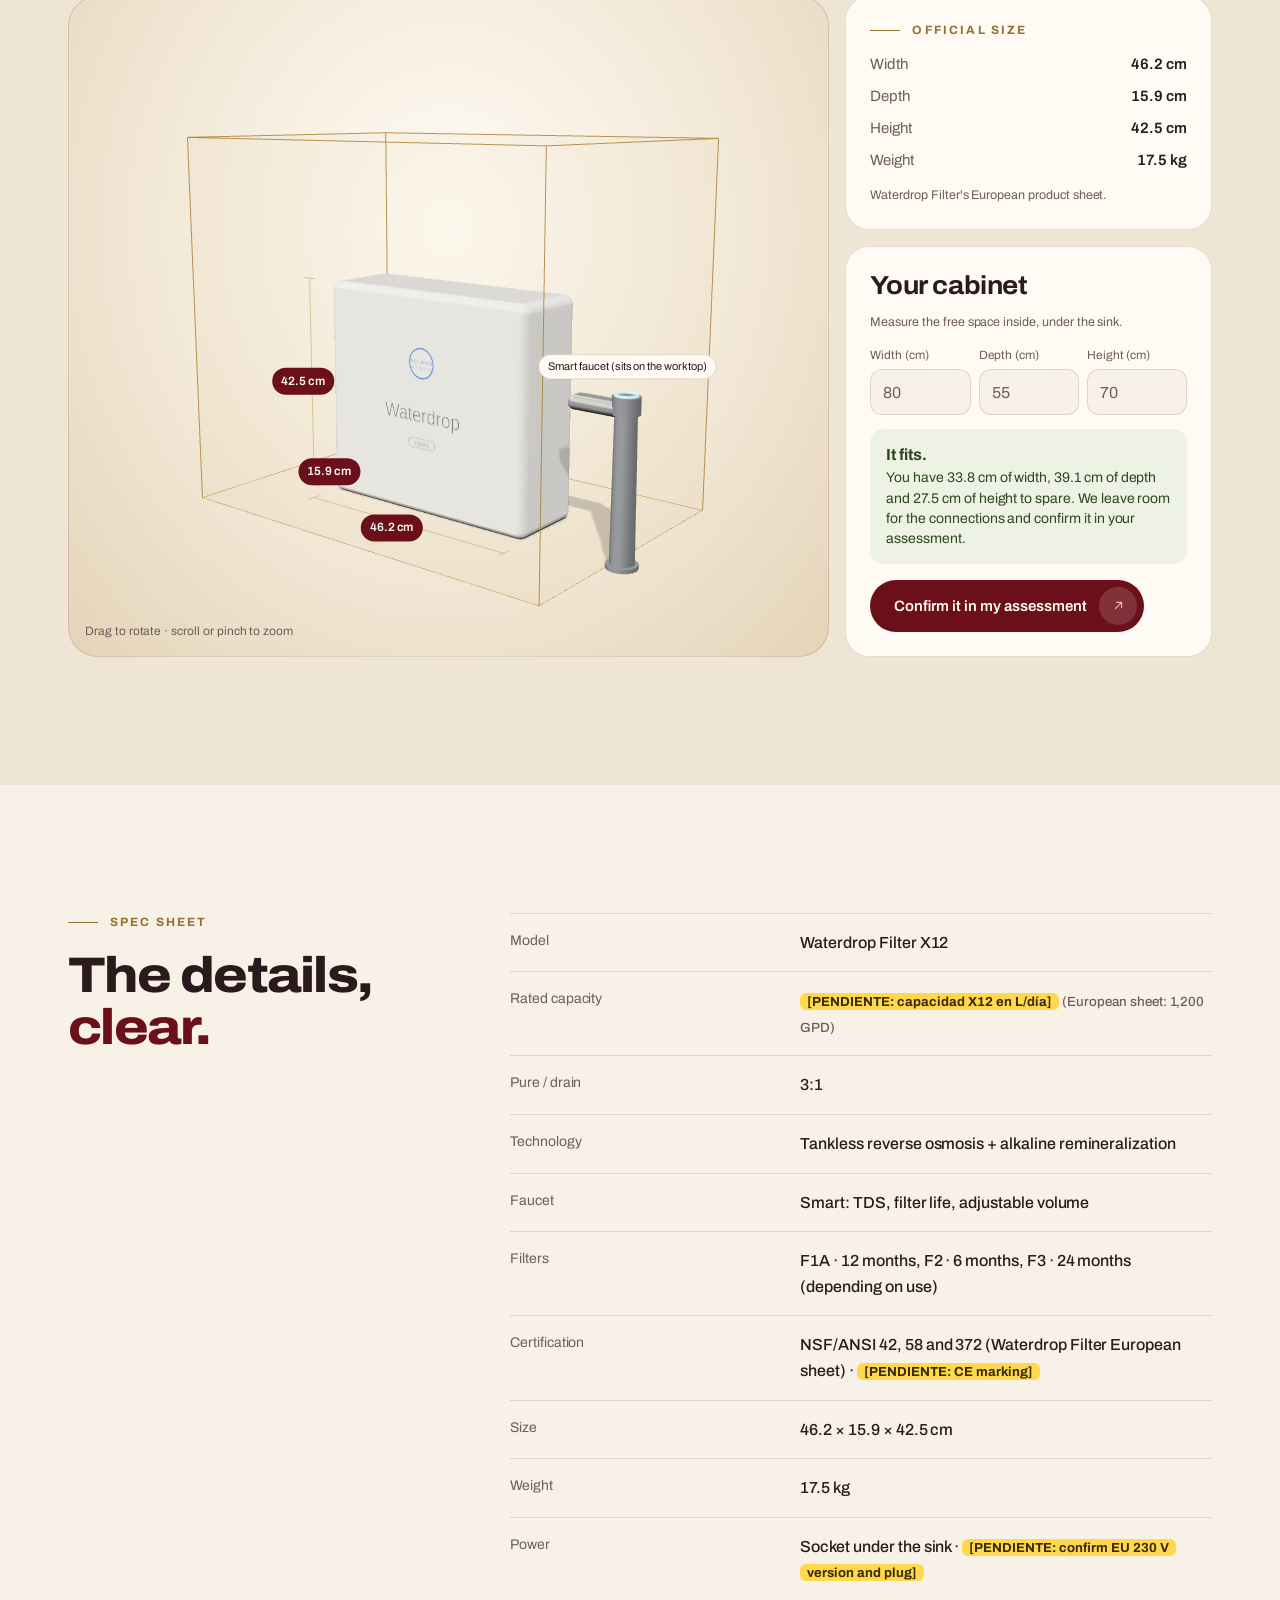
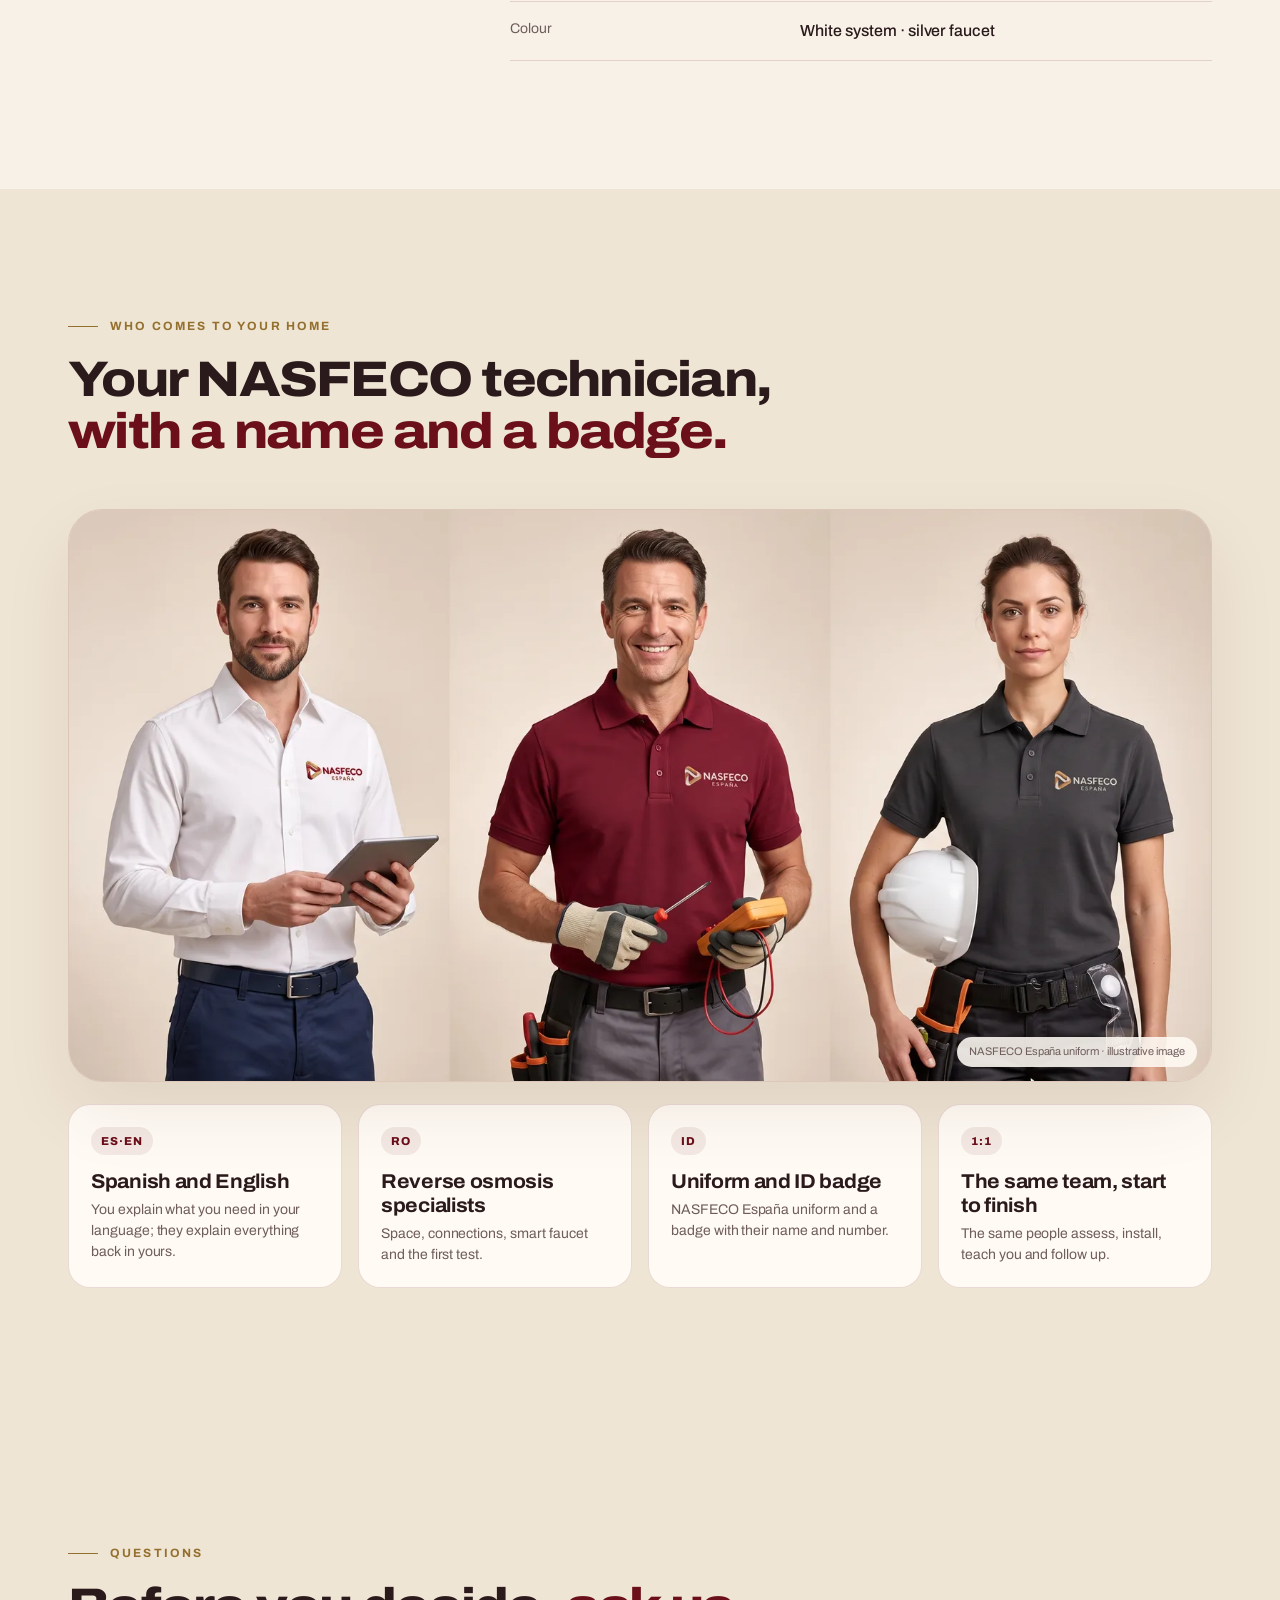
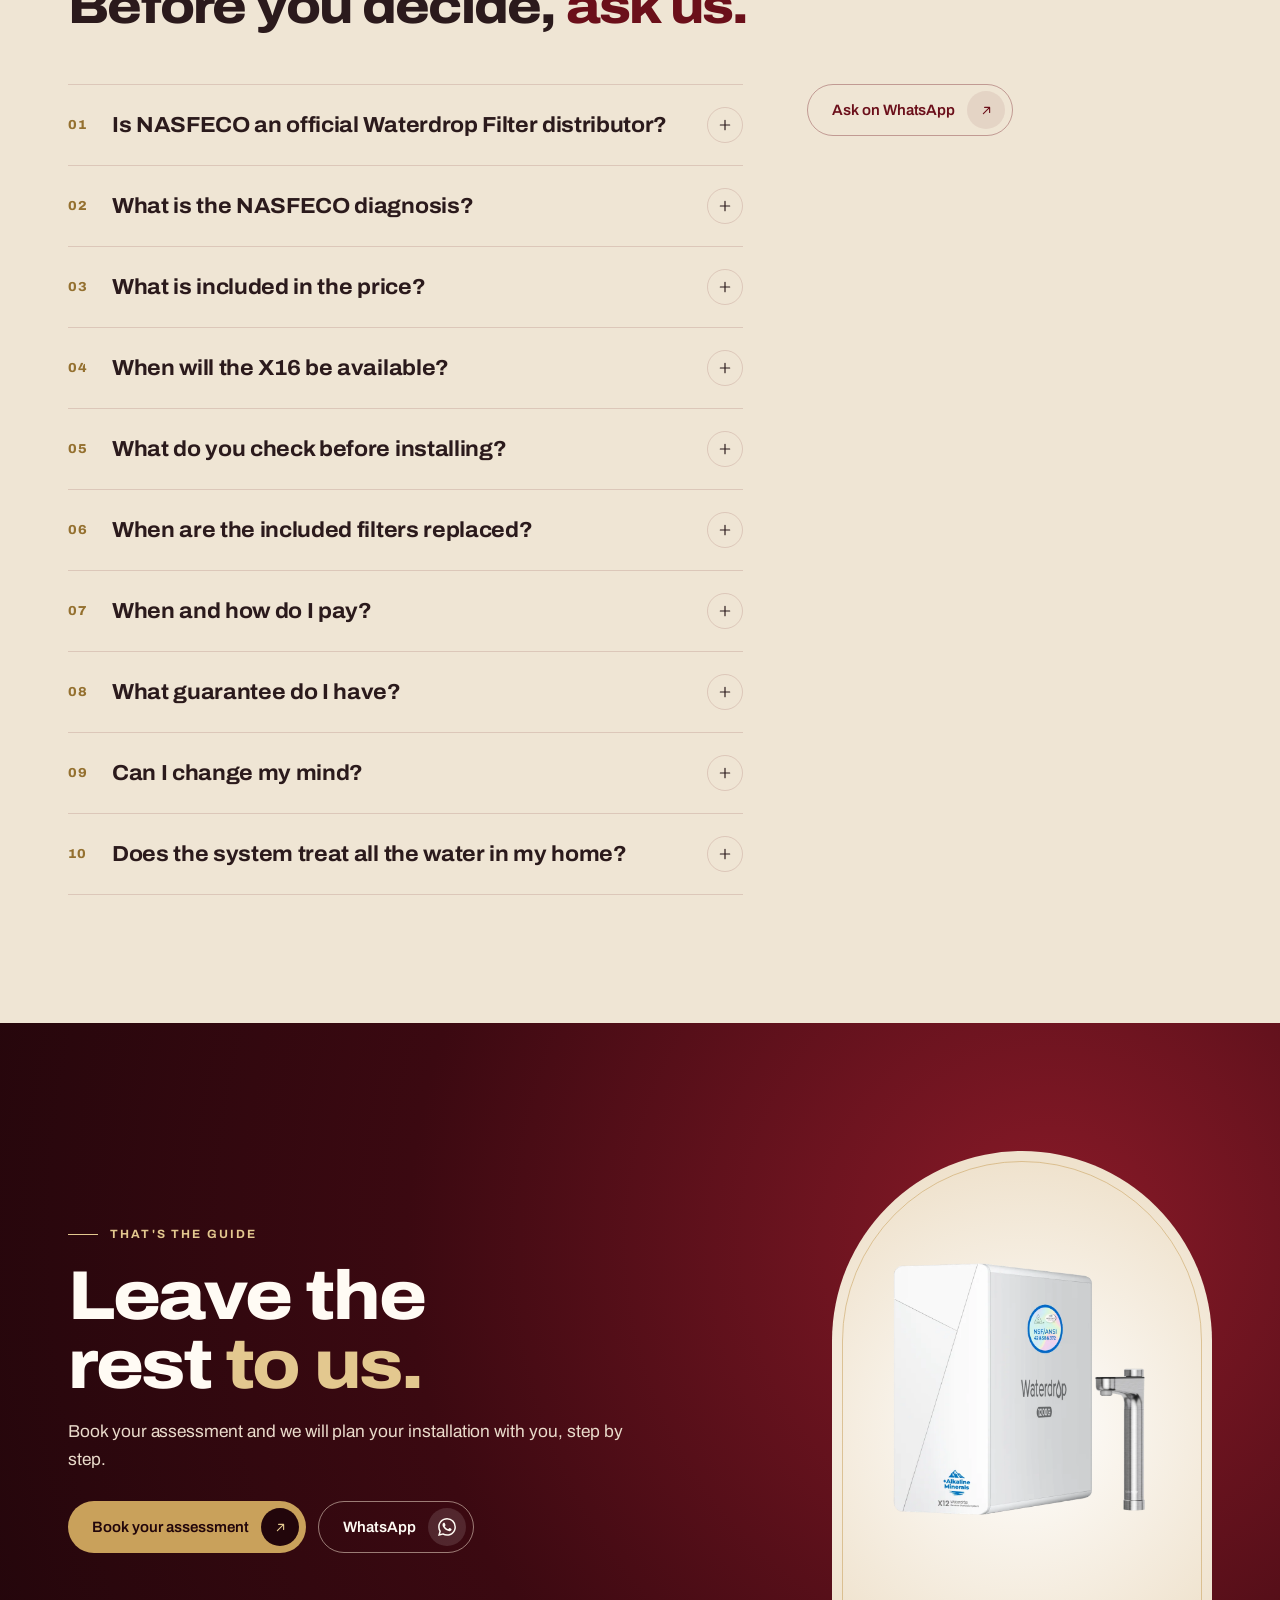
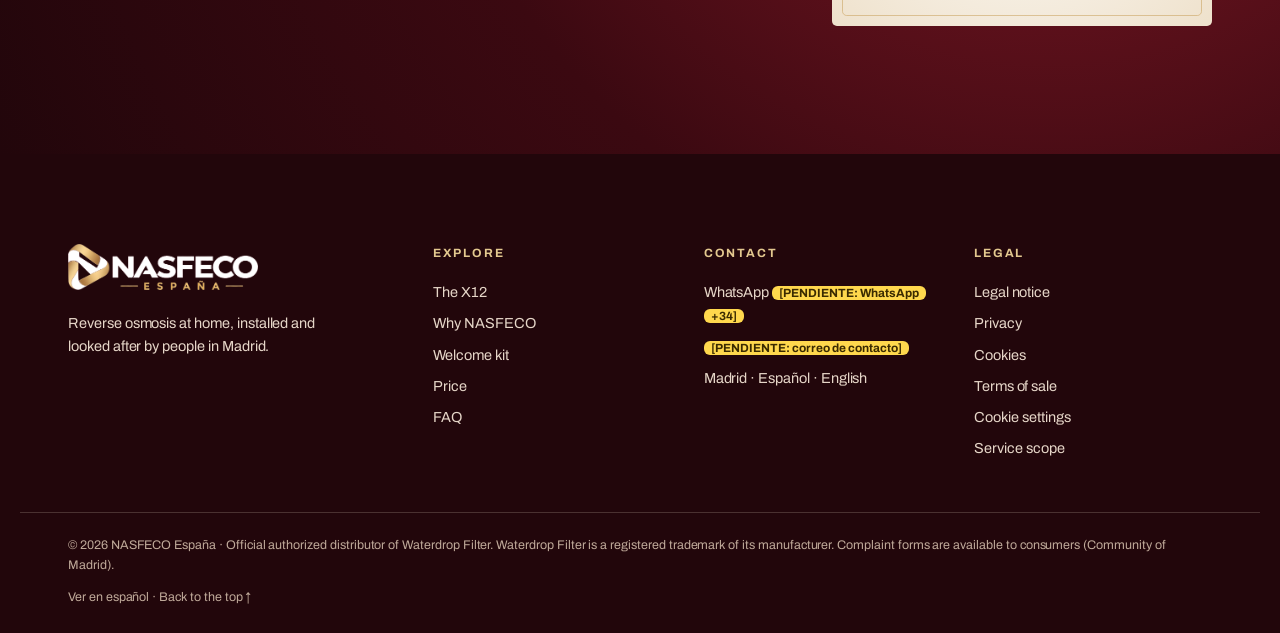
<file: x12-en.html>
<!doctype html>
<html lang="en">
<head>
<meta charset="utf-8">
<meta name="viewport" content="width=device-width, initial-scale=1, viewport-fit=cover">
<title>Waterdrop Filter X12 Reverse Osmosis, Installed in Madrid | NASFECO</title>
<meta name="description" content="Waterdrop Filter X12 tankless reverse osmosis installed in Madrid by NASFECO. VAT, installation and welcome kit included. See it in 3D.">
<meta name="robots" content="noindex, nofollow">
<link rel="canonical" href="https://nasfeco.es/x12-en">
<meta name="theme-color" content="#F7F1E7">
<link rel="alternate" hreflang="es-ES" href="https://nasfeco.es/x12"><link rel="alternate" hreflang="en" href="https://nasfeco.es/x12-en"><link rel="alternate" hreflang="x-default" href="https://nasfeco.es/x12">
<meta property="og:type" content="website"><meta property="og:site_name" content="NASFECO España"><meta property="og:locale" content="en_GB"><meta name="twitter:card" content="summary_large_image"><meta property="og:title" content="Waterdrop Filter X12 Reverse Osmosis, Installed in Madrid | NASFECO"><meta property="og:description" content="Waterdrop Filter X12 tankless reverse osmosis installed in Madrid by NASFECO. VAT, installation and welcome kit included. See it in 3D."><meta property="og:image" content="https://nasfeco.es/assets/img/og.jpg"><meta property="og:url" content="https://nasfeco.es/x12-en">
<link rel="icon" href="favicon.png"><link rel="apple-touch-icon" href="assets/brand/icon-180.png">
<link rel="preload" as="font" type="font/woff2" href="assets/fonts/ar-latin.woff2" crossorigin>
<style>@font-face{font-family:'Archivo';font-style:normal;font-weight:100 900;font-stretch:62% 125%;font-display:swap;src:url(assets/fonts/ar-latin-ext.woff2) format('woff2');unicode-range:U+0100-02BA,U+02BD-02C5,U+02C7-02CC,U+02CE-02D7,U+02DD-02FF,U+0304,U+0308,U+0329,U+1D00-1DBF,U+1E00-1E9F,U+1EF2-1EFF,U+2020,U+20A0-20AB,U+20AD-20C0,U+2113,U+2C60-2C7F,U+A720-A7FF}@font-face{font-family:'Archivo';font-style:normal;font-weight:100 900;font-stretch:62% 125%;font-display:swap;src:url(assets/fonts/ar-latin.woff2) format('woff2');unicode-range:U+0000-00FF,U+0131,U+0152-0153,U+02BB-02BC,U+02C6,U+02DA,U+02DC,U+0304,U+0308,U+0329,U+2000-206F,U+20AC,U+2122,U+2191,U+2193,U+2212,U+2215,U+FEFF,U+FFFD}</style>
<link rel="stylesheet" href="css/madrid.css?v=55">
<script type="application/ld+json">{"@context": "https://schema.org", "@graph": [{"@type": "LocalBusiness", "@id": "https://nasfeco.es/#business", "name": "NASFECO España", "url": "https://nasfeco.es/", "logo": "https://nasfeco.es/assets/brand/icon-180.png", "image": "https://nasfeco.es/assets/img/og.jpg", "description": "Official authorized distributor of Waterdrop Filter. Waterdrop Filter X12 tankless reverse osmosis system in Madrid, with kitchen assessment, professional installation, welcome kit and follow-up.", "areaServed": [{"@type": "City", "name": "Madrid"}], "address": {"@type": "PostalAddress", "addressLocality": "Madrid", "addressCountry": "ES"}, "knowsLanguage": ["es", "en"], "currenciesAccepted": "EUR", "makesOffer": [{"@type": "Offer", "itemOffered": {"@type": "Service", "name": "Reverse osmosis system installation", "areaServed": "Madrid"}}]}, {"@type": "WebSite", "@id": "https://nasfeco.es/#site", "url": "https://nasfeco.es/", "name": "NASFECO España", "inLanguage": "en", "publisher": {"@id": "https://nasfeco.es/#business"}}, {"@type": "Product", "name": "Waterdrop Filter X12", "brand": {"@type": "Brand", "name": "Waterdrop Filter"}, "sku": "WD-X12", "image": ["https://nasfeco.es/assets/products/x12-silver.webp", "https://nasfeco.es/assets/products/x12-g1.webp", "https://nasfeco.es/assets/products/x12-g2.webp", "https://nasfeco.es/assets/products/x12-g3.webp", "https://nasfeco.es/assets/products/x12-g4.webp"], "description": "Tankless reverse osmosis system with remineralization and smart faucet. Price includes VAT, kitchen assessment, standard installation in Madrid and the NASFECO welcome kit.", "offers": {"@type": "Offer", "url": "https://nasfeco.es/x12-en", "priceCurrency": "EUR", "availability": "https://schema.org/InStock", "areaServed": "Madrid", "seller": {"@id": "https://nasfeco.es/#business"}, "price": "2239", "priceValidUntil": "2026-11-30"}}, {"@type": "BreadcrumbList", "itemListElement": [{"@type": "ListItem", "position": 1, "name": "Home", "item": "https://nasfeco.es/en"}, {"@type": "ListItem", "position": 2, "name": "Waterdrop Filter X12", "item": "https://nasfeco.es/x12-en"}]}, {"@type": "FAQPage", "mainEntity": [{"@type": "Question", "name": "Is NASFECO an official Waterdrop Filter distributor?", "acceptedAnswer": {"@type": "Answer", "text": "Yes. NASFECO is an official authorized distributor of Waterdrop Filter. The systems we install are original Waterdrop Filter products."}}, {"@type": "Question", "name": "What is the NASFECO diagnosis?", "acceptedAnswer": {"@type": "Answer", "text": "Before installing, we check your kitchen (space, water supply, drain, socket and where the faucet goes) and the water in your home, and tell you in writing what you need. What we measure in the water: [PENDIENTE: qué se mide en el agua y cómo]."}}, {"@type": "Question", "name": "What is included in the price?", "acceptedAnswer": {"@type": "Answer", "text": "Your system with its original faucet, kitchen assessment, standard installation and the welcome kit: tote bag, personalized bottle, embroidered towel and two filter cartridges. VAT (21%) is included. The final scope is confirmed in writing. Price: €2,239 with the launch offer (−€300 until 30/11/2026); regular price €2,539. VAT and installation included."}}, {"@type": "Question", "name": "When will the X16 be available?", "acceptedAnswer": {"@type": "Answer", "text": "The X16 is coming soon to Madrid. For now NASFECO installs the X12. Write to us on WhatsApp and we will let you know when it arrives."}}, {"@type": "Question", "name": "What do you check before installing?", "acceptedAnswer": {"@type": "Answer", "text": "Under-sink space, drinking water supply, drain, a socket and where the faucet will go. We also check whether the worktop needs drilling or your building needs to be told. Any extra work is agreed before we start."}}, {"@type": "Question", "name": "When are the included filters replaced?", "acceptedAnswer": {"@type": "Answer", "text": "Two filter cartridges are included; their exact references are confirmed in writing. Timing depends on use and the manufacturer's limits. They are not unlimited filters or free future visits."}}, {"@type": "Question", "name": "When and how do I pay?", "acceptedAnswer": {"@type": "Answer", "text": "The price shown is final, with VAT included. Payment methods and timing are confirmed with you before the visit and written into your proposal: [PENDIENTE: formas y momento de pago]. You receive an invoice. Nothing is charged on this website."}}, {"@type": "Question", "name": "What guarantee do I have?", "acceptedAnswer": {"@type": "Answer", "text": "Under Spanish consumer law you have a 3-year legal guarantee on the goods. Because the installation is part of the contract, a fault caused by incorrect installation is also covered. Any additional manufacturer warranty is detailed in your proposal."}}, {"@type": "Question", "name": "Can I change my mind?", "acceptedAnswer": {"@type": "Answer", "text": "If you sign the contract away from our premises or at a distance, you have 14 calendar days to withdraw without giving a reason. If you ask us to install within those 14 days, you will pay the proportional part of the service already provided, and the right to withdraw ends once the service has been fully provided with your prior express consent. See the terms of sale."}}, {"@type": "Question", "name": "Does the system treat all the water in my home?", "acceptedAnswer": {"@type": "Answer", "text": "No. The X12 is designed for drinking water in the kitchen, through its own faucet. It is not a whole-home softener or a system for every tap."}}]}]}</script>
</head>
<body class="pg-x12 has-promo">
<a class="skip" href="#main">Skip to content</a>
<div class="pbar" data-promo data-end="2026-11-30T23:59:59+01:00" role="region" aria-label="Launch offer">
  <div class="wrap pbar-in"><b>Launch offer</b><span class="pbar-s">−€300</span><span class="pbar-l">−€300 on your Waterdrop Filter X12: you pay €2,239, VAT and installation included</span><span class="pbar-t"><span class="pbar-d">Until 30/11/2026 · </span>ends in <i data-cd>…</i></span></div>
</div>
<header class="hd" id="hd">
  <div class="wrap hd-in">
    <a class="hd-logo" href="en.html" aria-label="NASFECO España"><img src="assets/brand/nasfeco-es.png" alt="NASFECO España" width="170" height="41"></a>
    <nav class="hd-nav" aria-label="Main"><a href="x12-en.html">The X12</a><a href="en.html#why">Why NASFECO</a><a href="en.html#kit">Welcome kit</a><a href="en.html#price">Price</a><a href="en.html#faq">FAQ</a></nav>
    <div class="hd-r">
      <a class="hd-lang" href="x12.html" hreflang="es" title="Ver en español"><b class="">ES</b><b class="on">EN</b></a>
      <button type="button" class="hd-cta" data-book>Book your assessment</button>
      <button type="button" class="hd-menu" data-menu aria-expanded="false" aria-controls="mnav" aria-label="Open menu"><svg viewBox="0 0 24 24" width="22" height="22" fill="none" stroke="currentColor" stroke-width="1.6" stroke-linecap="round" stroke-linejoin="round" aria-hidden="true"><path d="M4 8h16M4 16h16"/></svg></button>
    </div>
  </div>
</header>
<div class="mnav" id="mnav" hidden>
  <nav><a href="x12-en.html">The X12</a><a href="en.html#why">Why NASFECO</a><a href="en.html#kit">Welcome kit</a><a href="en.html#price">Price</a><a href="en.html#faq">FAQ</a></nav>
  <button type="button" class="btn b-wine" data-book><span>Book your assessment</span><i><svg viewBox="0 0 24 24" width="15" height="15" fill="none" stroke="currentColor" stroke-width="1.8" stroke-linecap="round" stroke-linejoin="round" aria-hidden="true"><path d="M7 17L17 7M9 7h8v8"/></svg></i></button>
  <a class="mnav-lang" href="x12.html">Ver en español</a>
</div><main id="main">
<section class="pd" id="top" data-h3 data-pdp="x12">
  <div class="wrap pd-g">
    <div class="pd-v">
      <div class="arch pd-arch"><div class="mh-3d" data-3d-hero data-k="x12" data-body="white" data-faucet="silver"><img class="h3-fb" src="assets/products/x12-silver.webp" alt="Waterdrop Filter X12" fetchpriority="high" width="900" height="900"></div></div>
      <p class="mh-hint">Drag to rotate</p>
    </div>
    <div class="pd-c">
      <p class="crumb"><a href="en.html">Home</a> / Waterdrop Filter X12</p>
      <p class="eb"><i></i>Diagnosed, installed and looked after by NASFECO · Madrid</p>
      <p class="auth"><b class="auth-lg"><img src="assets/brand/waterdrop-filter-logo.png" alt="Waterdrop Filter" width="280" height="54"></b><span>Official authorized distributor of Waterdrop Filter</span></p>
      <h1 class="d1">Waterdrop Filter <em>X12</em></h1>
      <div class="chips"><span><mark class="pend">[PENDIENTE: L/día]</mark></span><span>3:1</span><span>Tankless</span><span>Remineralization</span></div>
      <p class="lead">Tankless reverse osmosis with remineralization and a smart faucet. Assessed, installed and looked after by NASFECO.</p>
      <p class="pd-col">White system · silver faucet</p>
      <div class="pd-p"><span class="pz" data-promo-on><span class="pz-tag">Launch offer · −€300</span><span class="pz-row"><b class="pz-now">€2,239</b><s>€2,539</s></span><small class="pz-end">Until 30/11/2026 · ends in <i data-cd>…</i></small></span><span class="pz" data-promo-off hidden><b class="pz-now">€2,539</b></span><span class="pd-vat">VAT (21%) and installation included · everything below included</span></div>
      <div class="row"><button type="button" class="btn b-wine" data-book="x12"><span>Book your assessment</span><i><svg viewBox="0 0 24 24" width="15" height="15" fill="none" stroke="currentColor" stroke-width="1.8" stroke-linecap="round" stroke-linejoin="round" aria-hidden="true"><path d="M7 17L17 7M9 7h8v8"/></svg></i></button><a class="btn b-line" href="https://wa.me/?text=Hello%20NASFECO%21%20I%27m%20interested%20in%20the%20Waterdrop%20Filter%20X12%20in%20Madrid." target="_blank" rel="noopener"><span>WhatsApp</span><i><svg viewBox="0 0 24 24" width="18" height="18" fill="currentColor" aria-hidden="true"><path d="M17.472 14.382c-.297-.149-1.758-.867-2.03-.967-.273-.099-.471-.148-.67.15-.197.297-.767.966-.94 1.164-.173.199-.347.223-.644.075-.297-.15-1.255-.463-2.39-1.475-.883-.788-1.48-1.761-1.653-2.059-.173-.297-.018-.458.13-.606.134-.133.298-.347.446-.52.149-.174.198-.298.298-.497.099-.198.05-.371-.025-.52-.075-.149-.669-1.612-.916-2.207-.242-.579-.487-.5-.669-.51a12.8 12.8 0 0 0-.57-.01c-.198 0-.52.074-.792.372-.272.297-1.04 1.016-1.04 2.479 0 1.462 1.065 2.875 1.213 3.074.149.198 2.096 3.2 5.077 4.487.709.306 1.262.489 1.694.625.712.227 1.36.195 1.871.118.571-.085 1.758-.719 2.006-1.413.248-.694.248-1.289.173-1.413-.074-.124-.272-.198-.57-.347m-5.421 7.403h-.004a9.87 9.87 0 0 1-5.031-1.378l-.361-.214-3.741.982.998-3.648-.235-.374a9.86 9.86 0 0 1-1.51-5.26c.001-5.45 4.436-9.884 9.888-9.884 2.64 0 5.122 1.03 6.988 2.898a9.825 9.825 0 0 1 2.893 6.994c-.003 5.45-4.437 9.884-9.885 9.884m8.413-18.297A11.815 11.815 0 0 0 12.05 0C5.495 0 .16 5.335.157 11.892c0 2.096.547 4.142 1.588 5.945L.057 24l6.305-1.654a11.882 11.882 0 0 0 5.683 1.448h.005c6.554 0 11.89-5.335 11.893-11.893a11.821 11.821 0 0 0-3.48-8.413z"/></svg></i></a></div>
      <ul class="pd-inc"><li><svg viewBox="0 0 24 24" width="18" height="18" fill="none" stroke="currentColor" stroke-width="1.6" stroke-linecap="round" stroke-linejoin="round" aria-hidden="true"><path d="M11 18a7 7 0 100-14 7 7 0 000 14zM21 21l-5-5"/></svg><span>Diagnosis of your kitchen and water</span></li><li><svg viewBox="0 0 24 24" width="18" height="18" fill="none" stroke="currentColor" stroke-width="1.6" stroke-linecap="round" stroke-linejoin="round" aria-hidden="true"><path d="M14.7 6.3a1 1 0 000 1.4l1.6 1.6a1 1 0 001.4 0l3.8-3.8a6 6 0 01-7.9 7.9l-6.9 6.9a2.1 2.1 0 01-3-3l6.9-6.9a6 6 0 017.9-7.9z"/></svg><span>NASFECO installation</span></li><li><svg viewBox="0 0 24 24" width="18" height="18" fill="none" stroke="currentColor" stroke-width="1.6" stroke-linecap="round" stroke-linejoin="round" aria-hidden="true"><path d="M4 11h16v9H4zM3 7h18v4H3zM12 7v13M12 7c-2-4-6-4-6-1s4 1 6 1c2 0 6 2 6-1s-4-3-6 1"/></svg><span>NASFECO welcome kit</span></li><li><svg viewBox="0 0 24 24" width="18" height="18" fill="none" stroke="currentColor" stroke-width="1.6" stroke-linecap="round" stroke-linejoin="round" aria-hidden="true"><path d="M4 5h16v11H9l-5 4z"/></svg><span>Follow-up in Spanish or English</span></li></ul>
    </div>
  </div>
</section>
<nav class="sub" aria-label="Waterdrop Filter X12"><div class="wrap sub-in"><b>X12</b><a href="#kit">Welcome kit</a><a href="#photos">Photos</a><a href="#video">Video</a><a href="#features">Overview</a><a href="en.html#how">Diagnosis and installation</a><a href="#measure">Will it fit?</a><a href="#specs">Specs</a><a href="#faq">FAQ</a><button type="button" class="hd-cta" data-book="x12">Book</button></div></nav>
<section class="k3" id="kit">
  <div class="wrap k3-g">
    <header class="sh rv"><p class="eb"><i></i>Only with NASFECO</p><h2 class="d2">Your welcome kit. <em>Open your box.</em></h2>
      <p class="lead">Included with your X12, at no extra cost: tote bag, personalized bottle, embroidered towel and two filter cartridges.</p>
      <button type="button" class="btn b-line" data-kit-replay><span>Open it again</span><i><svg viewBox="0 0 24 24" width="15" height="15" fill="none" stroke="currentColor" stroke-width="1.8" stroke-linecap="round" stroke-linejoin="round" aria-hidden="true"><path d="M4 12a8 8 0 1 0 3-6.2M4 4v4h4"/></svg></i></button>
      <p class="fine">Illustrative 3D · final finishes to be confirmed.</p></header>
    <div class="kit-3d" data-3d-kit data-mw="assets/brand/mark-white.png" data-mc="assets/brand/mark-color.png" data-lw="assets/brand/nasfeco-es-white.png" data-lc="assets/brand/nasfeco-es.png" data-labels="{&quot;tote&quot;: &quot;NASFECO tote bag&quot;, &quot;bottle&quot;: &quot;Personalized bottle&quot;, &quot;filters&quot;: &quot;Two filter cartridges&quot;, &quot;towel&quot;: &quot;Embroidered towel&quot;}"><img class="kit-fb" src="assets/img/welcome-kit.webp" alt="NASFECO España welcome kit" loading="lazy"></div>
  </div>
</section>
<section class="gal" id="photos">
  <div class="wrap gal-g">
    <div class="gal-main rv"><img id="pdp-photo" src="assets/products/x12-silver.webp" alt="Waterdrop Filter X12"></div>
    <div class="gal-ths rv"><button type="button" class="pdp-th on" data-photo="assets/products/x12-silver.webp" aria-label="Photo 1"><img src="assets/products/x12-silver.webp" alt="" loading="lazy"></button><button type="button" class="pdp-th" data-photo="assets/products/x12-g1.webp" aria-label="Photo 2"><img src="assets/products/x12-g1.webp" alt="" loading="lazy"></button><button type="button" class="pdp-th" data-photo="assets/products/x12-g2.webp" aria-label="Photo 3"><img src="assets/products/x12-g2.webp" alt="" loading="lazy"></button><button type="button" class="pdp-th" data-photo="assets/products/x12-g3.webp" aria-label="Photo 4"><img src="assets/products/x12-g3.webp" alt="" loading="lazy"></button><button type="button" class="pdp-th" data-photo="assets/products/x12-g4.webp" aria-label="Photo 5"><img src="assets/products/x12-g4.webp" alt="" loading="lazy"></button></div>
    <p class="fine">Official Waterdrop Filter photos.</p>
  </div>
</section>
<section class="feat" id="features"><div class="wrap">
  <header class="sh rv"><p class="eb"><i></i>What it does</p><h2 class="d2">Everything the X12 does, <em>without asking.</em></h2></header>
  <div class="feat-g"><article class="ft-c rv"><div class="arch ft-m"><video muted playsinline loop preload="none" data-auto poster="assets/x12/x12-tds-poster.jpg"><source src="assets/x12/x12-tds.mp4" type="video/mp4"></video></div><i>01</i><h3>A faucet that informs you</h3><p>It shows your water's TDS and when each filter is due.</p></article><article class="ft-c rv"><div class="arch ft-m"><video muted playsinline loop preload="none" data-auto poster="assets/x12/x12-pour-poster.jpg"><source src="assets/x12/x12-pour.mp4" type="video/mp4"></video></div><i>02</i><h3>A cup in about 3 seconds</h3><p>No tank to fill: water goes through the filters straight to your glass.</p></article><article class="ft-c rv"><div class="arch ft-m"><video muted playsinline loop preload="none" data-auto poster="assets/x12/x12-cabinet-poster.jpg"><source src="assets/x12/x12-cabinet.mp4" type="video/mp4"></video></div><i>03</i><h3>Your cabinet, back</h3><p>Slim and upright, it frees up space under the sink.</p></article><article class="ft-c rv"><div class="arch ft-m"><video muted playsinline loop preload="none" data-auto poster="assets/x12/x12-inside-poster.jpg"><source src="assets/x12/x12-inside.mp4" type="video/mp4"></video></div><i>04</i><h3>Filters in seconds</h3><p>Three filters that twist out and in, no tools.</p></article></div>
  <p class="fine">Official Waterdrop Filter clips.</p></div></section>
<section class="psh" id="video">
  <div class="wrap psh-g">
    <article class="short rv"><div class="yt-s" role="figure" data-ytauto="3Z4LCVjQJZ8" aria-label="Waterdrop Filter X12"><img src="assets/img/yt/3Z4LCVjQJZ8.webp" alt="" loading="lazy"><div class="yt-gate"><p>This video is on YouTube, which uses cookies.</p><button type="button" class="btn b-gold" data-consent="yes"><span>Accept and watch</span></button></div></div><small>Waterdrop Filter · YouTube</small></article>
    <div class="rv"><p class="eb"><i></i>Watch it</p>
      <h2 class="d2">The X12, <em>in a minute.</em></h2>
      <p class="lead">A short from a real home, so you can see the system working before your assessment.</p>
      <ul class="ticks"><li><svg viewBox="0 0 24 24" width="15" height="15" fill="none" stroke="currentColor" stroke-width="2.4" stroke-linecap="round" stroke-linejoin="round" aria-hidden="true"><path d="M5 12l5 5 9-10"/></svg>Real home, real kitchen</li><li><svg viewBox="0 0 24 24" width="15" height="15" fill="none" stroke="currentColor" stroke-width="2.4" stroke-linecap="round" stroke-linejoin="round" aria-hidden="true"><path d="M5 12l5 5 9-10"/></svg>Under the sink, slim and upright</li><li><svg viewBox="0 0 24 24" width="15" height="15" fill="none" stroke="currentColor" stroke-width="2.4" stroke-linecap="round" stroke-linejoin="round" aria-hidden="true"><path d="M5 12l5 5 9-10"/></svg>Smart faucet on the worktop</li></ul></div>
  </div>
</section>
<section class="ms" id="measure">
  <div class="wrap">
    <header class="sh rv"><p class="eb"><i></i>Your kitchen, in 3D</p><h2 class="d2">Will it fit <em>your cabinet?</em></h2>
      <p class="lead">Rotate the system, see its real size and type your under-sink space in centimetres. We tell you right away.</p></header>
    <div class="ms-g">
      <div class="ms-view" data-3d-measure data-k="x12" data-body="white" data-faucet="silver">
        <p class="ms-help">Drag to rotate · scroll or pinch to zoom</p>
      </div>
      <div class="ms-side">
        <div class="ms-card"><p class="eb"><i></i>Official size</p>
          <div class="spec"><span>Width</span><b data-dim="w"></b><span>Depth</span><b data-dim="d"></b><span>Height</span><b data-dim="h"></b><span>Weight</span><b data-dim="kg"></b></div>
          <p class="fine">Waterdrop Filter's European product sheet.</p></div>
        <div class="ms-card"><h3>Your cabinet</h3><p class="fine">Measure the free space inside, under the sink.</p>
          <div class="fit-f"><label><span>Width (cm)</span><input data-cab="w" type="number" inputmode="decimal" min="0" step="0.1"></label><label><span>Depth (cm)</span><input data-cab="d" type="number" inputmode="decimal" min="0" step="0.1"></label><label><span>Height (cm)</span><input data-cab="h" type="number" inputmode="decimal" min="0" step="0.1"></label></div>
          <div class="fit-r" data-fit aria-live="polite"></div>
          <button type="button" class="btn b-wine" data-book="x12"><span>Confirm it in my assessment</span><i><svg viewBox="0 0 24 24" width="15" height="15" fill="none" stroke="currentColor" stroke-width="1.8" stroke-linecap="round" stroke-linejoin="round" aria-hidden="true"><path d="M7 17L17 7M9 7h8v8"/></svg></i></button></div>
      </div>
    </div>
  </div>
</section>
<section class="spx" id="specs"><div class="wrap spx-g">
  <header class="sh rv"><p class="eb"><i></i>Spec sheet</p><h2 class="d2">The details, <em>clear.</em></h2></header>
  <dl class="spx-l rv"><div><dt>Model</dt><dd>Waterdrop Filter X12</dd></div><div><dt>Rated capacity</dt><dd><mark class="pend">[PENDIENTE: capacidad X12 en L/día]</mark> <small>(European sheet: 1,200 GPD)</small></dd></div><div><dt>Pure / drain</dt><dd>3:1</dd></div><div><dt>Technology</dt><dd>Tankless reverse osmosis + alkaline remineralization</dd></div><div><dt>Faucet</dt><dd>Smart: TDS, filter life, adjustable volume</dd></div><div><dt>Filters</dt><dd>F1A · 12 months, F2 · 6 months, F3 · 24 months (depending on use)</dd></div><div><dt>Certification</dt><dd>NSF/ANSI 42, 58 and 372 (Waterdrop Filter European sheet) · <mark class="pend">[PENDIENTE: CE marking]</mark></dd></div><div><dt>Size</dt><dd>46.2 × 15.9 × 42.5 cm</dd></div><div><dt>Weight</dt><dd>17.5 kg</dd></div><div><dt>Power</dt><dd>Socket under the sink · <mark class="pend">[PENDIENTE: confirm EU 230 V version and plug]</mark></dd></div><div><dt>Colour</dt><dd>White system · silver faucet</dd></div></dl>
</div></section>
<section class="team team-c" id="team">
  <div class="wrap">
    <header class="sh rv"><p class="eb"><i></i>Who comes to your home</p><h2 class="d2">Your NASFECO technician, <em>with a name and a badge.</em></h2></header>
    <figure class="team-f rv"><img src="assets/img/tecnico.webp" srcset="assets/img/tecnico-sm.webp 900w, assets/img/tecnico.webp 1600w" sizes="(max-width:1100px) 100vw, 1180px" alt="Three NASFECO España team members in uniform" loading="lazy" width="1600" height="800">
      <figcaption>NASFECO España uniform · illustrative image</figcaption></figure>
    <ul class="team-l"><li class="rv"><i>ES·EN</i><b>Spanish and English</b><p>You explain what you need in your language; they explain everything back in yours.</p></li><li class="rv"><i>RO</i><b>Reverse osmosis specialists</b><p>Space, connections, smart faucet and the first test.</p></li><li class="rv"><i>ID</i><b>Uniform and ID badge</b><p>NASFECO España uniform and a badge with their name and number.</p></li><li class="rv"><i>1:1</i><b>The same team, start to finish</b><p>The same people assess, install, teach you and follow up.</p></li></ul>
  </div>
</section>
<section class="faq" id="faq">
  <div class="wrap">
    <header class="sh rv"><p class="eb"><i></i>Questions</p><h2 class="d2">Before you decide, <em>ask us.</em></h2></header>
    <div class="faq-g"><div class="faq-r"><details class="rv"><summary><i>01</i><span>Is NASFECO an official Waterdrop Filter distributor?</span><b><svg viewBox="0 0 24 24" width="16" height="16" fill="none" stroke="currentColor" stroke-width="1.8" stroke-linecap="round" stroke-linejoin="round" aria-hidden="true"><path d="M12 5v14M5 12h14"/></svg></b></summary><p>Yes. NASFECO is an official authorized distributor of Waterdrop Filter. The systems we install are original Waterdrop Filter products.</p></details><details class="rv"><summary><i>02</i><span>What is the NASFECO diagnosis?</span><b><svg viewBox="0 0 24 24" width="16" height="16" fill="none" stroke="currentColor" stroke-width="1.8" stroke-linecap="round" stroke-linejoin="round" aria-hidden="true"><path d="M12 5v14M5 12h14"/></svg></b></summary><p>Before installing, we check your kitchen (space, water supply, drain, socket and where the faucet goes) and the water in your home, and tell you in writing what you need. What we measure in the water: <mark class="pend">[PENDIENTE: qué se mide en el agua y cómo]</mark>.</p></details><details class="rv"><summary><i>03</i><span>What is included in the price?</span><b><svg viewBox="0 0 24 24" width="16" height="16" fill="none" stroke="currentColor" stroke-width="1.8" stroke-linecap="round" stroke-linejoin="round" aria-hidden="true"><path d="M12 5v14M5 12h14"/></svg></b></summary><p>Your system with its original faucet, kitchen assessment, standard installation and the welcome kit: tote bag, personalized bottle, embroidered towel and two filter cartridges. VAT (21%) is included. The final scope is confirmed in writing. Price: €2,239 with the launch offer (−€300 until 30/11/2026); regular price €2,539. VAT and installation included.</p></details><details class="rv"><summary><i>04</i><span>When will the X16 be available?</span><b><svg viewBox="0 0 24 24" width="16" height="16" fill="none" stroke="currentColor" stroke-width="1.8" stroke-linecap="round" stroke-linejoin="round" aria-hidden="true"><path d="M12 5v14M5 12h14"/></svg></b></summary><p>The X16 is coming soon to Madrid. For now NASFECO installs the X12. Write to us on WhatsApp and we will let you know when it arrives.</p></details><details class="rv"><summary><i>05</i><span>What do you check before installing?</span><b><svg viewBox="0 0 24 24" width="16" height="16" fill="none" stroke="currentColor" stroke-width="1.8" stroke-linecap="round" stroke-linejoin="round" aria-hidden="true"><path d="M12 5v14M5 12h14"/></svg></b></summary><p>Under-sink space, drinking water supply, drain, a socket and where the faucet will go. We also check whether the worktop needs drilling or your building needs to be told. Any extra work is agreed before we start.</p></details><details class="rv"><summary><i>06</i><span>When are the included filters replaced?</span><b><svg viewBox="0 0 24 24" width="16" height="16" fill="none" stroke="currentColor" stroke-width="1.8" stroke-linecap="round" stroke-linejoin="round" aria-hidden="true"><path d="M12 5v14M5 12h14"/></svg></b></summary><p>Two filter cartridges are included; their exact references are confirmed in writing. Timing depends on use and the manufacturer's limits. They are not unlimited filters or free future visits.</p></details><details class="rv"><summary><i>07</i><span>When and how do I pay?</span><b><svg viewBox="0 0 24 24" width="16" height="16" fill="none" stroke="currentColor" stroke-width="1.8" stroke-linecap="round" stroke-linejoin="round" aria-hidden="true"><path d="M12 5v14M5 12h14"/></svg></b></summary><p>The price shown is final, with VAT included. Payment methods and timing are confirmed with you before the visit and written into your proposal: <mark class="pend">[PENDIENTE: formas y momento de pago]</mark>. You receive an invoice. Nothing is charged on this website.</p></details><details class="rv"><summary><i>08</i><span>What guarantee do I have?</span><b><svg viewBox="0 0 24 24" width="16" height="16" fill="none" stroke="currentColor" stroke-width="1.8" stroke-linecap="round" stroke-linejoin="round" aria-hidden="true"><path d="M12 5v14M5 12h14"/></svg></b></summary><p>Under Spanish consumer law you have a 3-year legal guarantee on the goods. Because the installation is part of the contract, a fault caused by incorrect installation is also covered. Any additional manufacturer warranty is detailed in your proposal.</p></details><details class="rv"><summary><i>09</i><span>Can I change my mind?</span><b><svg viewBox="0 0 24 24" width="16" height="16" fill="none" stroke="currentColor" stroke-width="1.8" stroke-linecap="round" stroke-linejoin="round" aria-hidden="true"><path d="M12 5v14M5 12h14"/></svg></b></summary><p>If you sign the contract away from our premises or at a distance, you have 14 calendar days to withdraw without giving a reason. If you ask us to install within those 14 days, you will pay the proportional part of the service already provided, and the right to withdraw ends once the service has been fully provided with your prior express consent. See the terms of sale.</p></details><details class="rv"><summary><i>10</i><span>Does the system treat all the water in my home?</span><b><svg viewBox="0 0 24 24" width="16" height="16" fill="none" stroke="currentColor" stroke-width="1.8" stroke-linecap="round" stroke-linejoin="round" aria-hidden="true"><path d="M12 5v14M5 12h14"/></svg></b></summary><p>No. The X12 is designed for drinking water in the kitchen, through its own faucet. It is not a whole-home softener or a system for every tap.</p></details></div><aside class="faq-l rv"><a class="btn b-line" href="https://wa.me/?text=Hello%20NASFECO%21%20I%20have%20a%20question%20about%20the%20X12%20in%20Madrid." target="_blank" rel="noopener"><span>Ask on WhatsApp</span><i><svg viewBox="0 0 24 24" width="15" height="15" fill="none" stroke="currentColor" stroke-width="1.8" stroke-linecap="round" stroke-linejoin="round" aria-hidden="true"><path d="M7 17L17 7M9 7h8v8"/></svg></i></a></aside></div>
  </div>
</section>
<section class="cta" id="cta">
  <div class="wrap cta-g">
    <div class="cta-c rv"><p class="eb lt"><i></i>That's the guide</p>
      <h2 class="d1 lt">Leave the rest <em>to us.</em></h2>
      <p class="lead lt">Book your assessment and we will plan your installation with you, step by step.</p>
      <div class="row"><button type="button" class="btn b-gold" data-book><span>Book your assessment</span><i><svg viewBox="0 0 24 24" width="15" height="15" fill="none" stroke="currentColor" stroke-width="1.8" stroke-linecap="round" stroke-linejoin="round" aria-hidden="true"><path d="M7 17L17 7M9 7h8v8"/></svg></i></button><a class="btn b-ghost" href="https://wa.me/?text=Hello%20NASFECO%21%20I%20would%20like%20to%20know%20more%20about%20the%20X12%20in%20Madrid." target="_blank" rel="noopener"><span>WhatsApp</span><i><svg viewBox="0 0 24 24" width="18" height="18" fill="currentColor" aria-hidden="true"><path d="M17.472 14.382c-.297-.149-1.758-.867-2.03-.967-.273-.099-.471-.148-.67.15-.197.297-.767.966-.94 1.164-.173.199-.347.223-.644.075-.297-.15-1.255-.463-2.39-1.475-.883-.788-1.48-1.761-1.653-2.059-.173-.297-.018-.458.13-.606.134-.133.298-.347.446-.52.149-.174.198-.298.298-.497.099-.198.05-.371-.025-.52-.075-.149-.669-1.612-.916-2.207-.242-.579-.487-.5-.669-.51a12.8 12.8 0 0 0-.57-.01c-.198 0-.52.074-.792.372-.272.297-1.04 1.016-1.04 2.479 0 1.462 1.065 2.875 1.213 3.074.149.198 2.096 3.2 5.077 4.487.709.306 1.262.489 1.694.625.712.227 1.36.195 1.871.118.571-.085 1.758-.719 2.006-1.413.248-.694.248-1.289.173-1.413-.074-.124-.272-.198-.57-.347m-5.421 7.403h-.004a9.87 9.87 0 0 1-5.031-1.378l-.361-.214-3.741.982.998-3.648-.235-.374a9.86 9.86 0 0 1-1.51-5.26c.001-5.45 4.436-9.884 9.888-9.884 2.64 0 5.122 1.03 6.988 2.898a9.825 9.825 0 0 1 2.893 6.994c-.003 5.45-4.437 9.884-9.885 9.884m8.413-18.297A11.815 11.815 0 0 0 12.05 0C5.495 0 .16 5.335.157 11.892c0 2.096.547 4.142 1.588 5.945L.057 24l6.305-1.654a11.882 11.882 0 0 0 5.683 1.448h.005c6.554 0 11.89-5.335 11.893-11.893a11.821 11.821 0 0 0-3.48-8.413z"/></svg></i></a></div></div>
    <div class="arch cta-a rv"><img src="assets/products/x12-silver.webp" alt="Waterdrop Filter X12" loading="lazy"></div>
  </div>
</section></main>
<footer class="ft">
  <div class="wrap ft-top">
    <div class="ft-brand"><img src="assets/brand/nasfeco-es-white.png" alt="NASFECO España" width="210" height="51"><p>Reverse osmosis at home, installed and looked after by people in Madrid.</p></div>
    <div><h3 class="ft-h">Explore</h3><a href="x12-en.html">The X12</a><a href="en.html#why">Why NASFECO</a><a href="en.html#kit">Welcome kit</a><a href="en.html#price">Price</a><a href="en.html#faq">FAQ</a></div>
    <div><h3 class="ft-h">Contact</h3><a href="https://wa.me/?text=Hello%20NASFECO%21%20I%27d%20like%20to%20know%20more%20about%20the%20X12%20in%20Madrid." target="_blank" rel="noopener">WhatsApp <mark class="pend">[PENDIENTE: WhatsApp +34]</mark></a><p><mark class="pend">[PENDIENTE: correo de contacto]</mark></p><p>Madrid · Español · English</p></div>
    <div><h3 class="ft-h">Legal</h3><a href="legal-notice.html">Legal notice</a><a href="privacy.html">Privacy</a><a href="cookies-en.html">Cookies</a><a href="terms.html">Terms of sale</a><button type="button" class="ft-l" data-cookie-settings>Cookie settings</button><button type="button" class="ft-l" data-info="scope">Service scope</button></div>
  </div>
  <div class="wrap ft-b"><span>© 2026 NASFECO España · Official authorized distributor of Waterdrop Filter. Waterdrop Filter is a registered trademark of its manufacturer. Complaint forms are available to consumers (Community of Madrid).</span><span><a href="x12.html">Ver en español</a> · <a href="#top">Back to the top ↑</a></span></div>
</footer>
<dialog class="dlg dlg-book" id="d-book" aria-labelledby="bk-title"><button type="button" class="dx" data-close aria-label="Close"><svg viewBox="0 0 24 24" width="20" height="20" fill="none" stroke="currentColor" stroke-width="1.6" stroke-linecap="round" stroke-linejoin="round" aria-hidden="true"><path d="M6 6l12 12M18 6L6 18"/></svg></button>
  <aside class="bk-side"><img class="bk-logo" src="assets/brand/nasfeco-es-white.png" alt="NASFECO España" width="150" height="36"><h3>Your home. Your details. <em>Your assessment.</em></h3>
    <div class="bk-sum"><img id="bk-img" src="assets/products/x12-silver.webp" alt=""><div><b id="bk-model">Waterdrop Filter X12</b><span id="bk-price">€2,239</span><small>VAT, standard installation and welcome kit included.</small></div></div></aside>
  <div class="bk-main"><div class="bk-prog"><span class="on"></span><span></span><span></span><b id="bk-step">01 / 03</b></div>
    <h2 class="d3" id="bk-title"></h2><p class="bk-sub" id="bk-sub"></p>
    <form id="bk-form" novalidate><div id="bk-fields"></div><p class="bk-err" id="bk-err" role="alert"></p>
      <div class="row bk-btns"><button type="button" class="btn b-line" id="bk-back"><span>Back</span></button><button type="submit" class="btn b-wine" id="bk-next"><span></span><i><svg viewBox="0 0 24 24" width="15" height="15" fill="none" stroke="currentColor" stroke-width="1.8" stroke-linecap="round" stroke-linejoin="round" aria-hidden="true"><path d="M5 12h14M13 6l6 6-6 6"/></svg></i></button></div></form></div>
</dialog>
<dialog class="dlg" id="d-info" aria-labelledby="in-title"><button type="button" class="dx" data-close aria-label="Close"><svg viewBox="0 0 24 24" width="20" height="20" fill="none" stroke="currentColor" stroke-width="1.6" stroke-linecap="round" stroke-linejoin="round" aria-hidden="true"><path d="M6 6l12 12M18 6L6 18"/></svg></button><div id="in-body"></div></dialog>
<button type="button" class="cc-btn" data-cc aria-label="Questions? Ask us" aria-expanded="false" aria-controls="cc"><svg viewBox="0 0 24 24" width="18" height="18" fill="none" stroke="currentColor" stroke-width="1.6" stroke-linecap="round" stroke-linejoin="round" aria-hidden="true"><path d="M4 5h16v11H9l-5 4z"/></svg><span>Questions?</span></button>
<div class="cc" id="cc" hidden role="dialog" aria-label="Questions? Ask us">
  <div class="cc-h"><img src="assets/brand/mark-color.png" alt="" width="34" height="34"><div><small>NASFECO · Madrid</small><b>How can we help?</b></div><button type="button" class="dx" data-cc-close aria-label="Close"><svg viewBox="0 0 24 24" width="18" height="18" fill="none" stroke="currentColor" stroke-width="1.6" stroke-linecap="round" stroke-linejoin="round" aria-hidden="true"><path d="M6 6l12 12M18 6L6 18"/></svg></button></div>
  <div class="cc-t"><button type="button" data-cc-topic="models">About the X12 and X16</button><button type="button" data-cc-topic="gift">Everything that is included</button><button type="button" data-cc-topic="kitchen">Would it work in my kitchen?</button><button type="button" data-cc-topic="care">Care after installation</button></div>
  <p class="cc-a" id="cc-a" aria-live="polite"></p>
  <div class="cc-f"><a class="btn b-wine" href="https://wa.me/?text=Hello%20NASFECO%21%20I%20have%20a%20question%20about%20the%20X12%20in%20Madrid." target="_blank" rel="noopener"><span>Talk to a person on WhatsApp</span><i><svg viewBox="0 0 24 24" width="18" height="18" fill="currentColor" aria-hidden="true"><path d="M17.472 14.382c-.297-.149-1.758-.867-2.03-.967-.273-.099-.471-.148-.67.15-.197.297-.767.966-.94 1.164-.173.199-.347.223-.644.075-.297-.15-1.255-.463-2.39-1.475-.883-.788-1.48-1.761-1.653-2.059-.173-.297-.018-.458.13-.606.134-.133.298-.347.446-.52.149-.174.198-.298.298-.497.099-.198.05-.371-.025-.52-.075-.149-.669-1.612-.916-2.207-.242-.579-.487-.5-.669-.51a12.8 12.8 0 0 0-.57-.01c-.198 0-.52.074-.792.372-.272.297-1.04 1.016-1.04 2.479 0 1.462 1.065 2.875 1.213 3.074.149.198 2.096 3.2 5.077 4.487.709.306 1.262.489 1.694.625.712.227 1.36.195 1.871.118.571-.085 1.758-.719 2.006-1.413.248-.694.248-1.289.173-1.413-.074-.124-.272-.198-.57-.347m-5.421 7.403h-.004a9.87 9.87 0 0 1-5.031-1.378l-.361-.214-3.741.982.998-3.648-.235-.374a9.86 9.86 0 0 1-1.51-5.26c.001-5.45 4.436-9.884 9.888-9.884 2.64 0 5.122 1.03 6.988 2.898a9.825 9.825 0 0 1 2.893 6.994c-.003 5.45-4.437 9.884-9.885 9.884m8.413-18.297A11.815 11.815 0 0 0 12.05 0C5.495 0 .16 5.335.157 11.892c0 2.096.547 4.142 1.588 5.945L.057 24l6.305-1.654a11.882 11.882 0 0 0 5.683 1.448h.005c6.554 0 11.89-5.335 11.893-11.893a11.821 11.821 0 0 0-3.48-8.413z"/></svg></i></a><button type="button" class="btn b-line" data-book><span>Book my assessment</span><i><svg viewBox="0 0 24 24" width="15" height="15" fill="none" stroke="currentColor" stroke-width="1.8" stroke-linecap="round" stroke-linejoin="round" aria-hidden="true"><path d="M7 17L17 7M9 7h8v8"/></svg></i></button></div>
  <small>Prepared answers. For anything else, a person replies on WhatsApp.</small>
</div>
<div class="ck" id="ck" role="dialog" aria-modal="false" aria-labelledby="ck-t" hidden>
  <p id="ck-t"><b>Cookies</b>We only use the essential storage this website needs. The YouTube videos set their own cookies, so they only load if you accept. You can change your choice at any time from the footer. <a class="ul" href="cookies-en.html">Cookie policy</a></p>
  <div class="ck-b"><button type="button" class="btn b-line" data-consent="no"><span>Reject</span></button><button type="button" class="btn b-line" data-consent="yes"><span>Accept</span></button></div>
</div>
<script>window.NF_CFG = {"wa": "", "email": "", "lang": "en", "privacy": "privacy.html", "zone": "", "pend": {"wa": "[PENDIENTE: WhatsApp +34]", "email": "[PENDIENTE: correo]", "zone": "[PENDIENTE: zona de servicio]", "pay": "[PENDIENTE: formas de pago]"}, "models": {"x12": {"name": "X12", "price": "€2,539", "promo": "€2,239", "cap": "[PENDIENTE: capacidad X12 en L/día]", "faucets": {"silver": "assets/products/x12-silver.webp"}, "body": "white", "faucet": "silver"}, "x16": {"name": "X16", "price": "[PENDIENTE: precio X16 en €]", "promo": null, "cap": "[PENDIENTE: capacidad X16 en L/día]", "faucets": {"black": "assets/products/x16-black.webp"}, "body": "black", "faucet": "black"}}, "soon": ["x16"], "promo": {"name": "Launch offer", "code": "", "end": "2026-11-30T23:59:59+01:00", "off": "€300"}, "kit": ["NASFECO tote bag", "Personalized bottle", "Two filter cartridges", "Embroidered towel"]};</script>
<script src="js/site.js?v=55"></script>
<script>(function(){var go=function(){import('./js/x3d-init.js?v=55');};var idle=function(){(window.requestIdleCallback||function(f){setTimeout(f,200)})(go,{timeout:1500});};if(document.readyState==='complete')idle();else addEventListener('load',idle);})();</script>
</body>
</html>
</file>
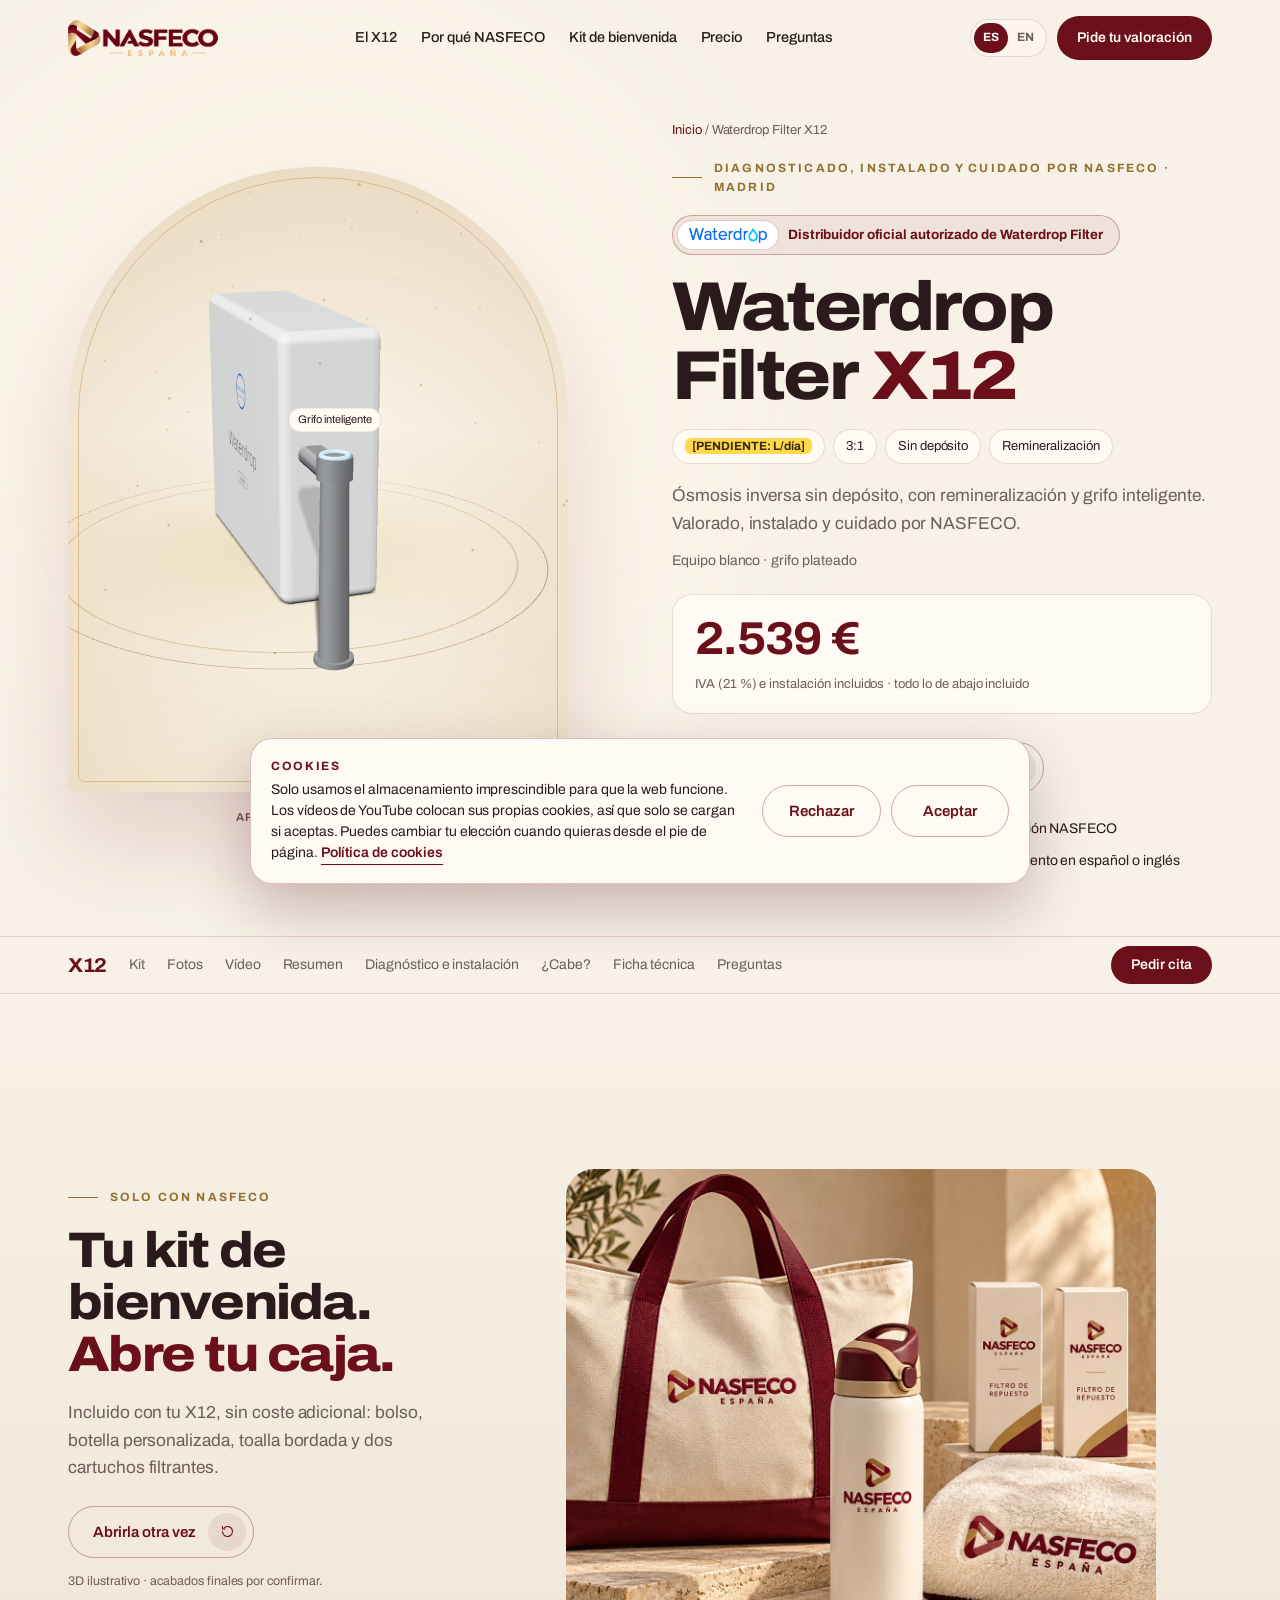
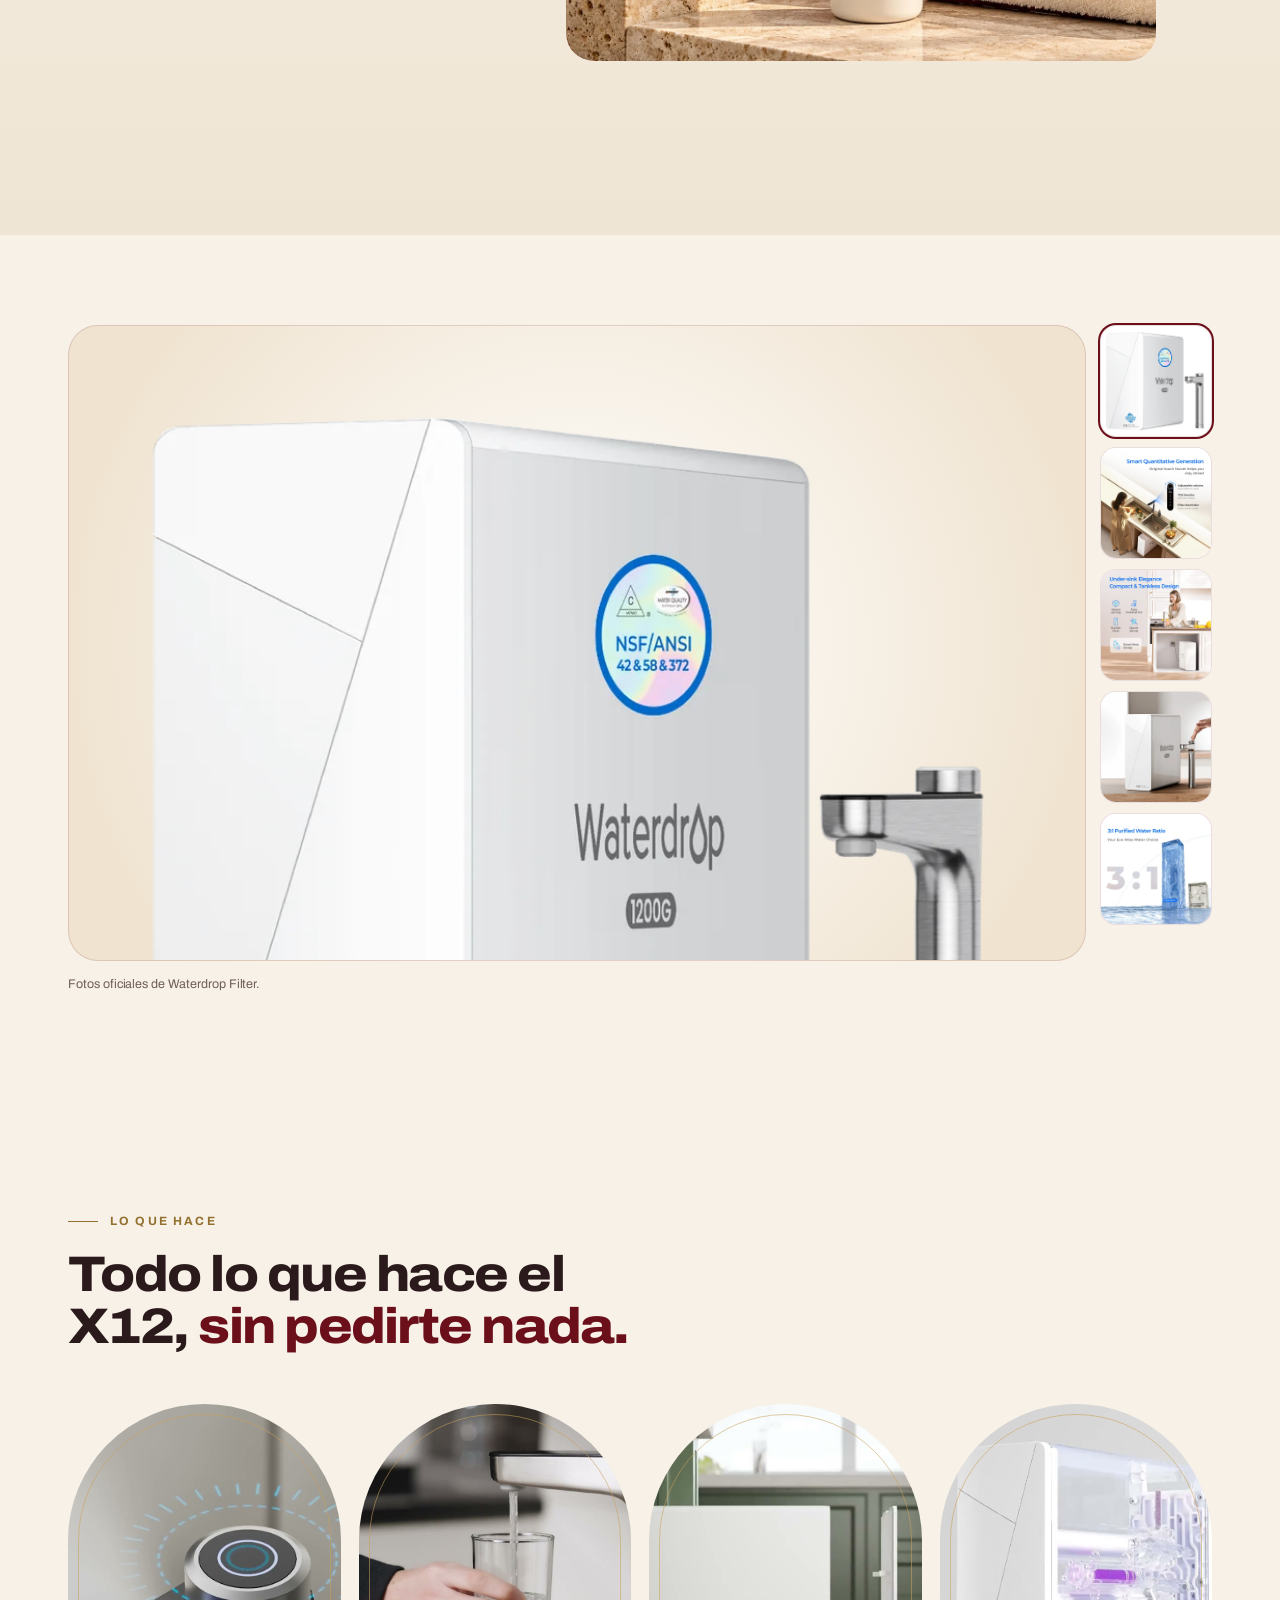
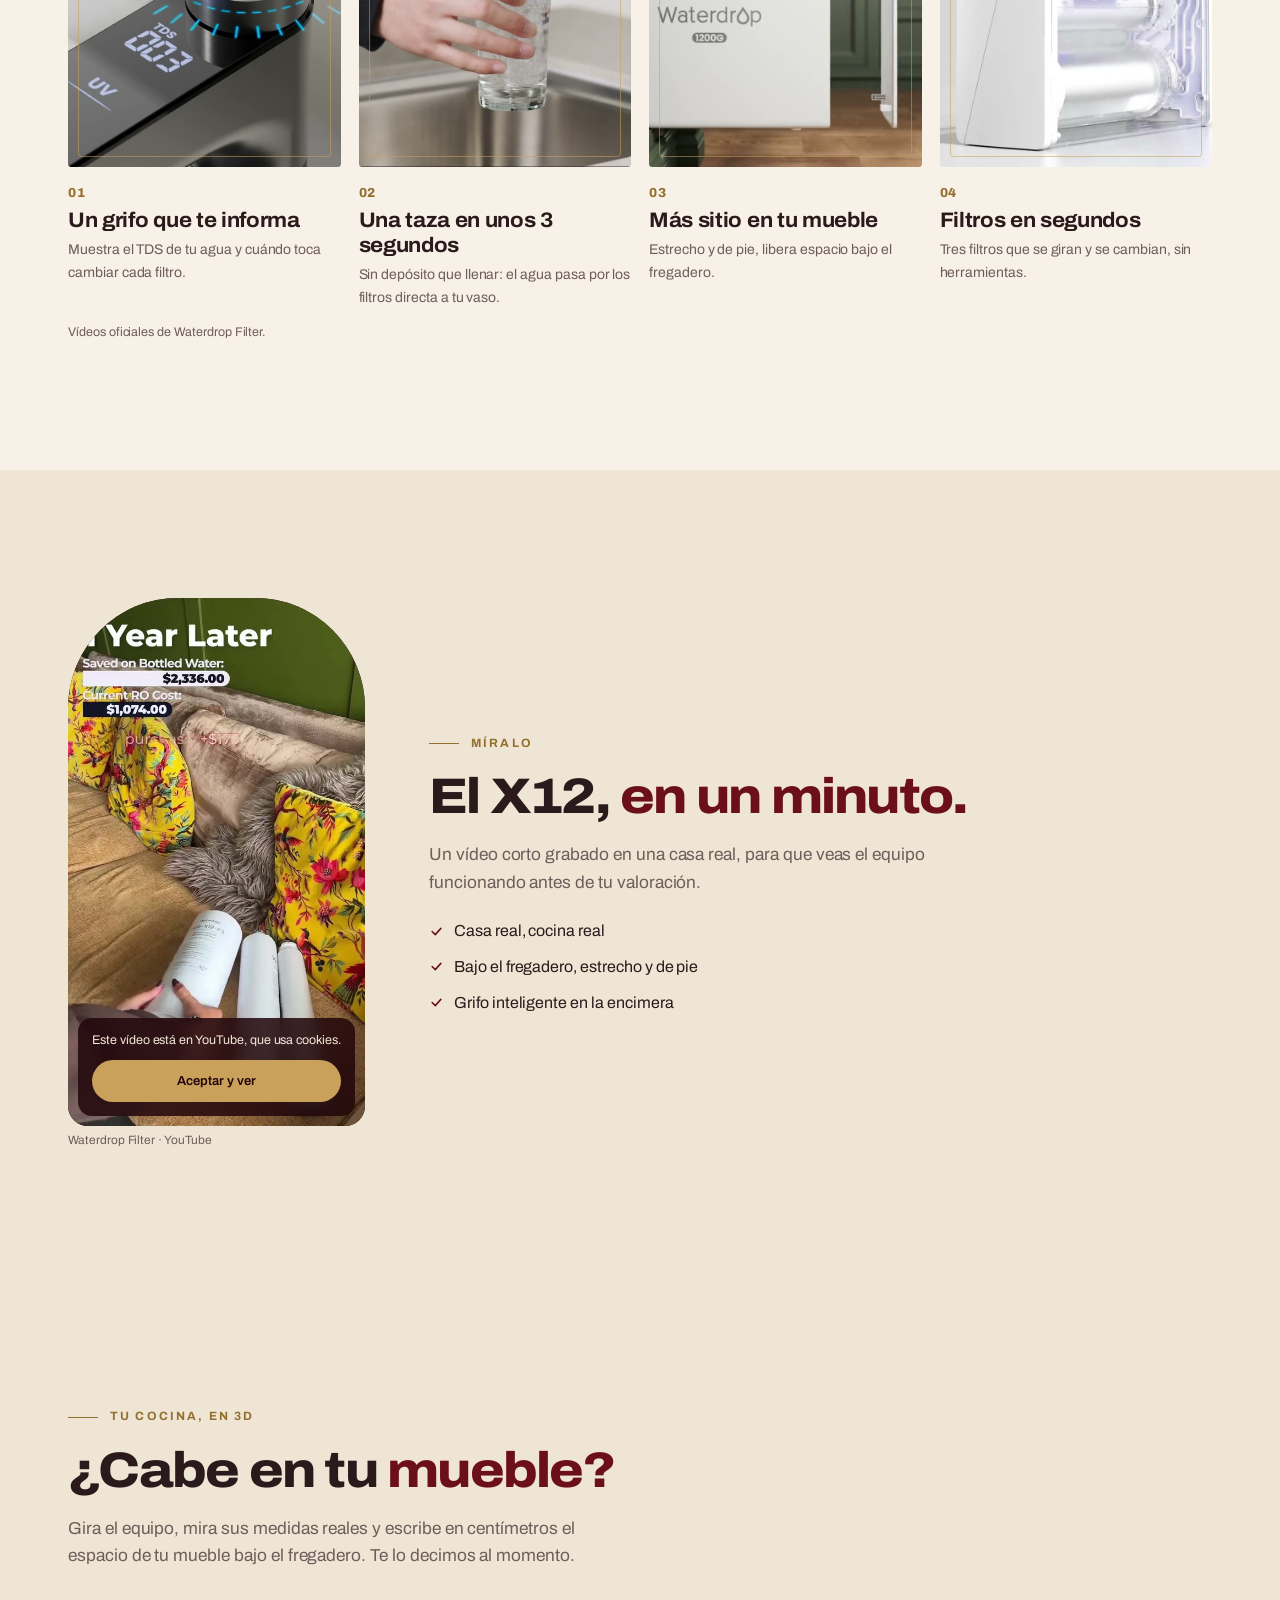
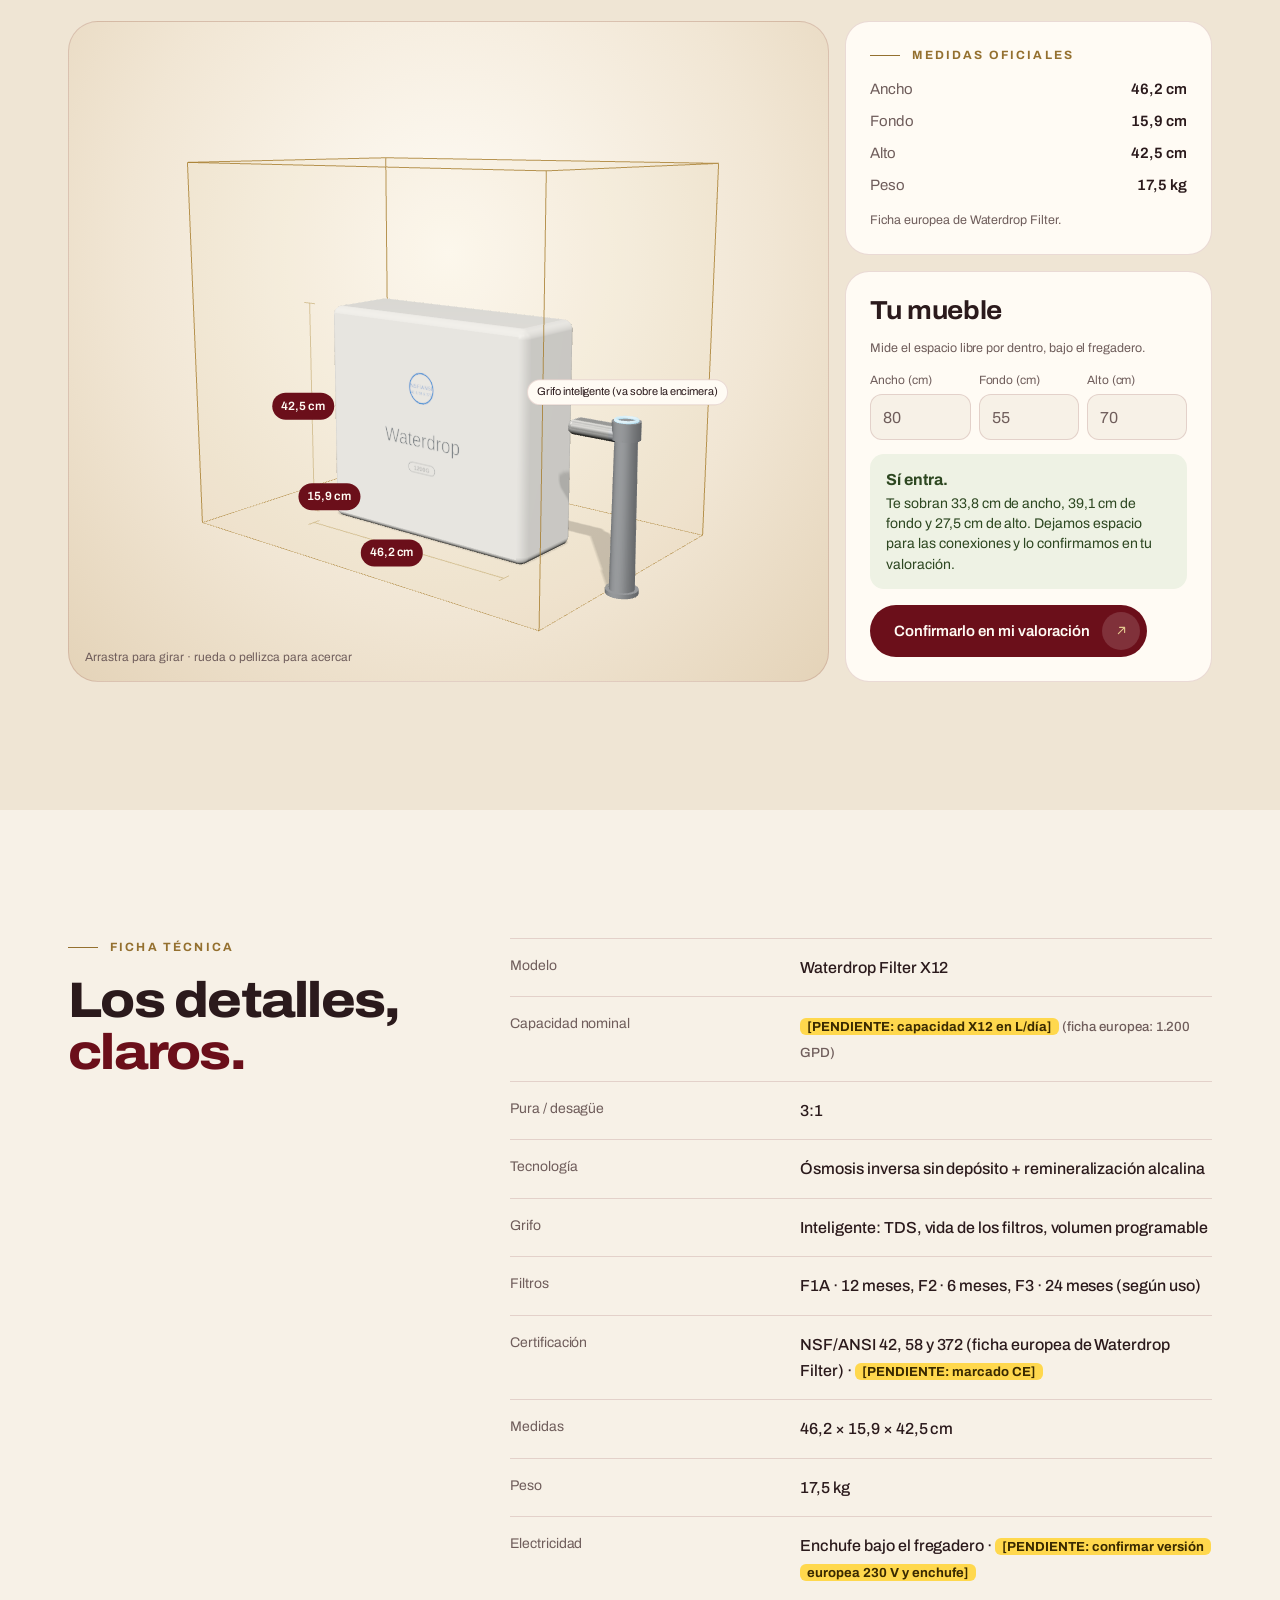
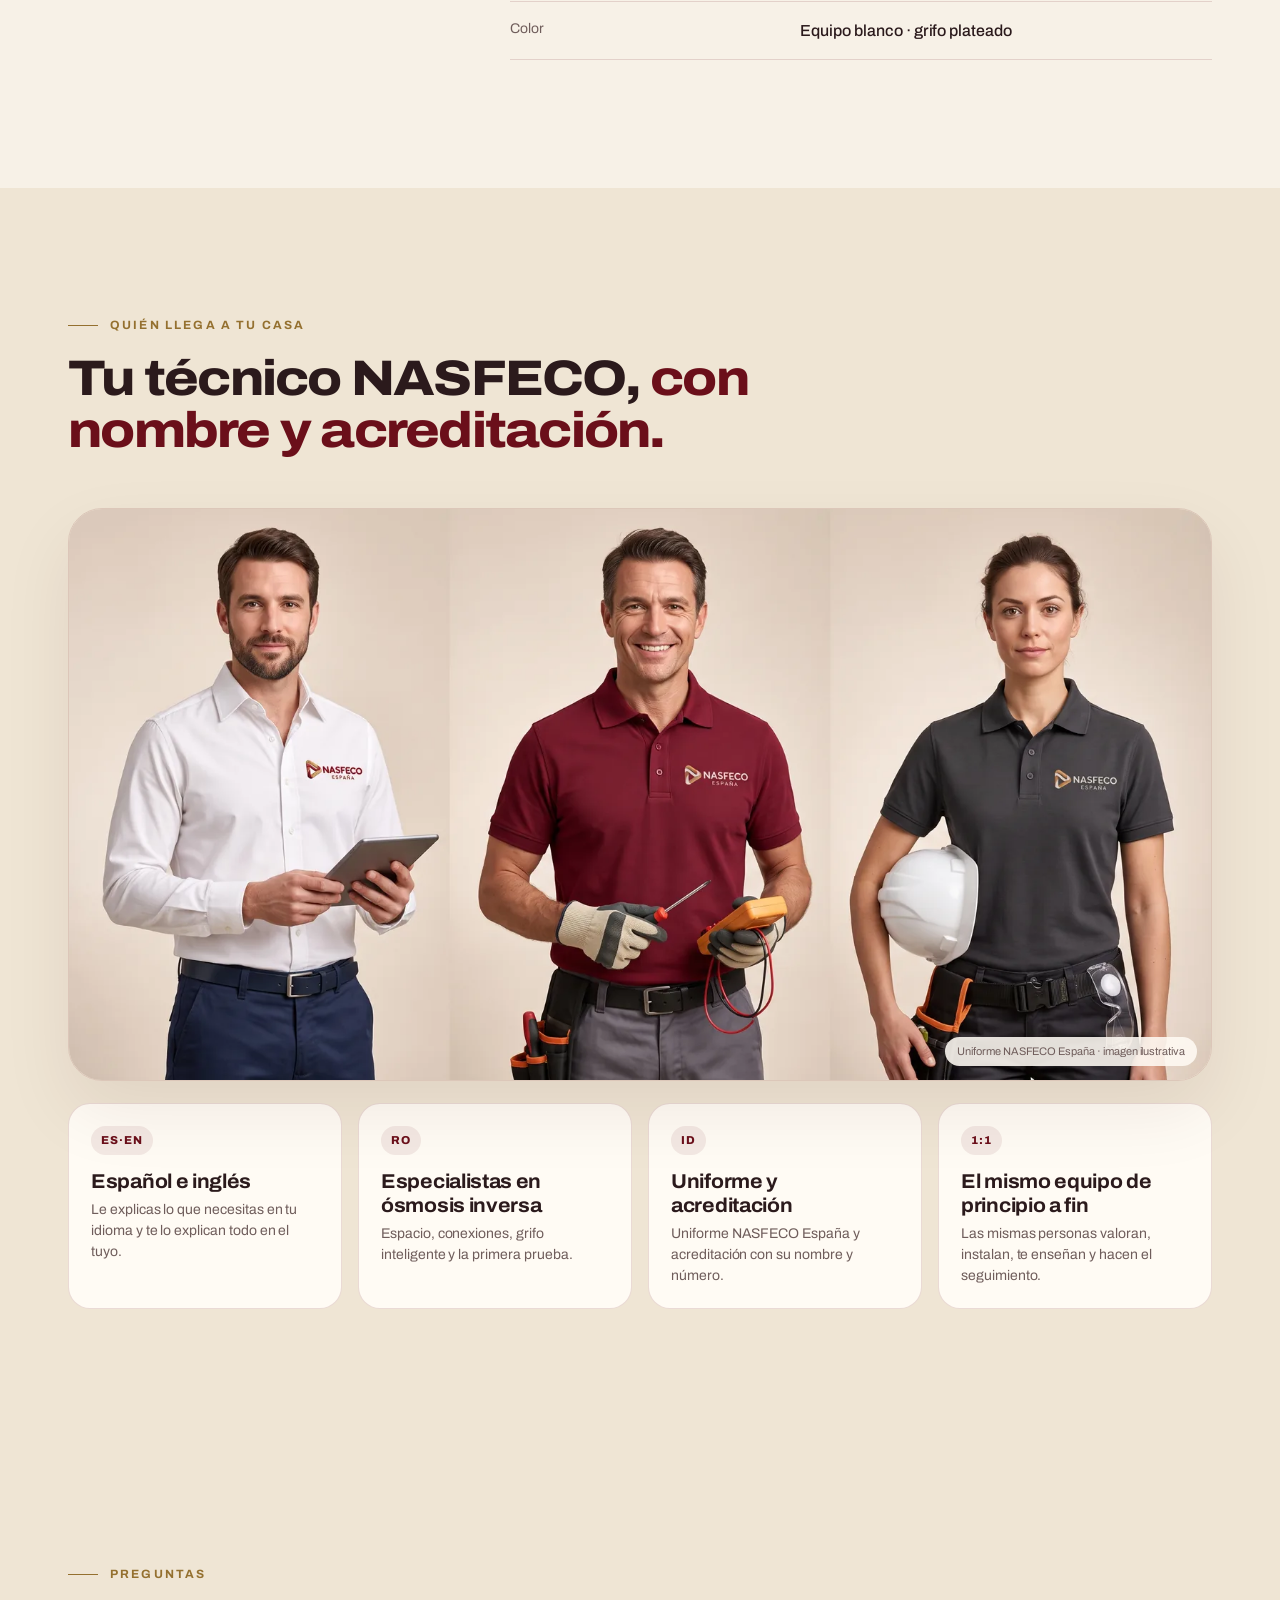
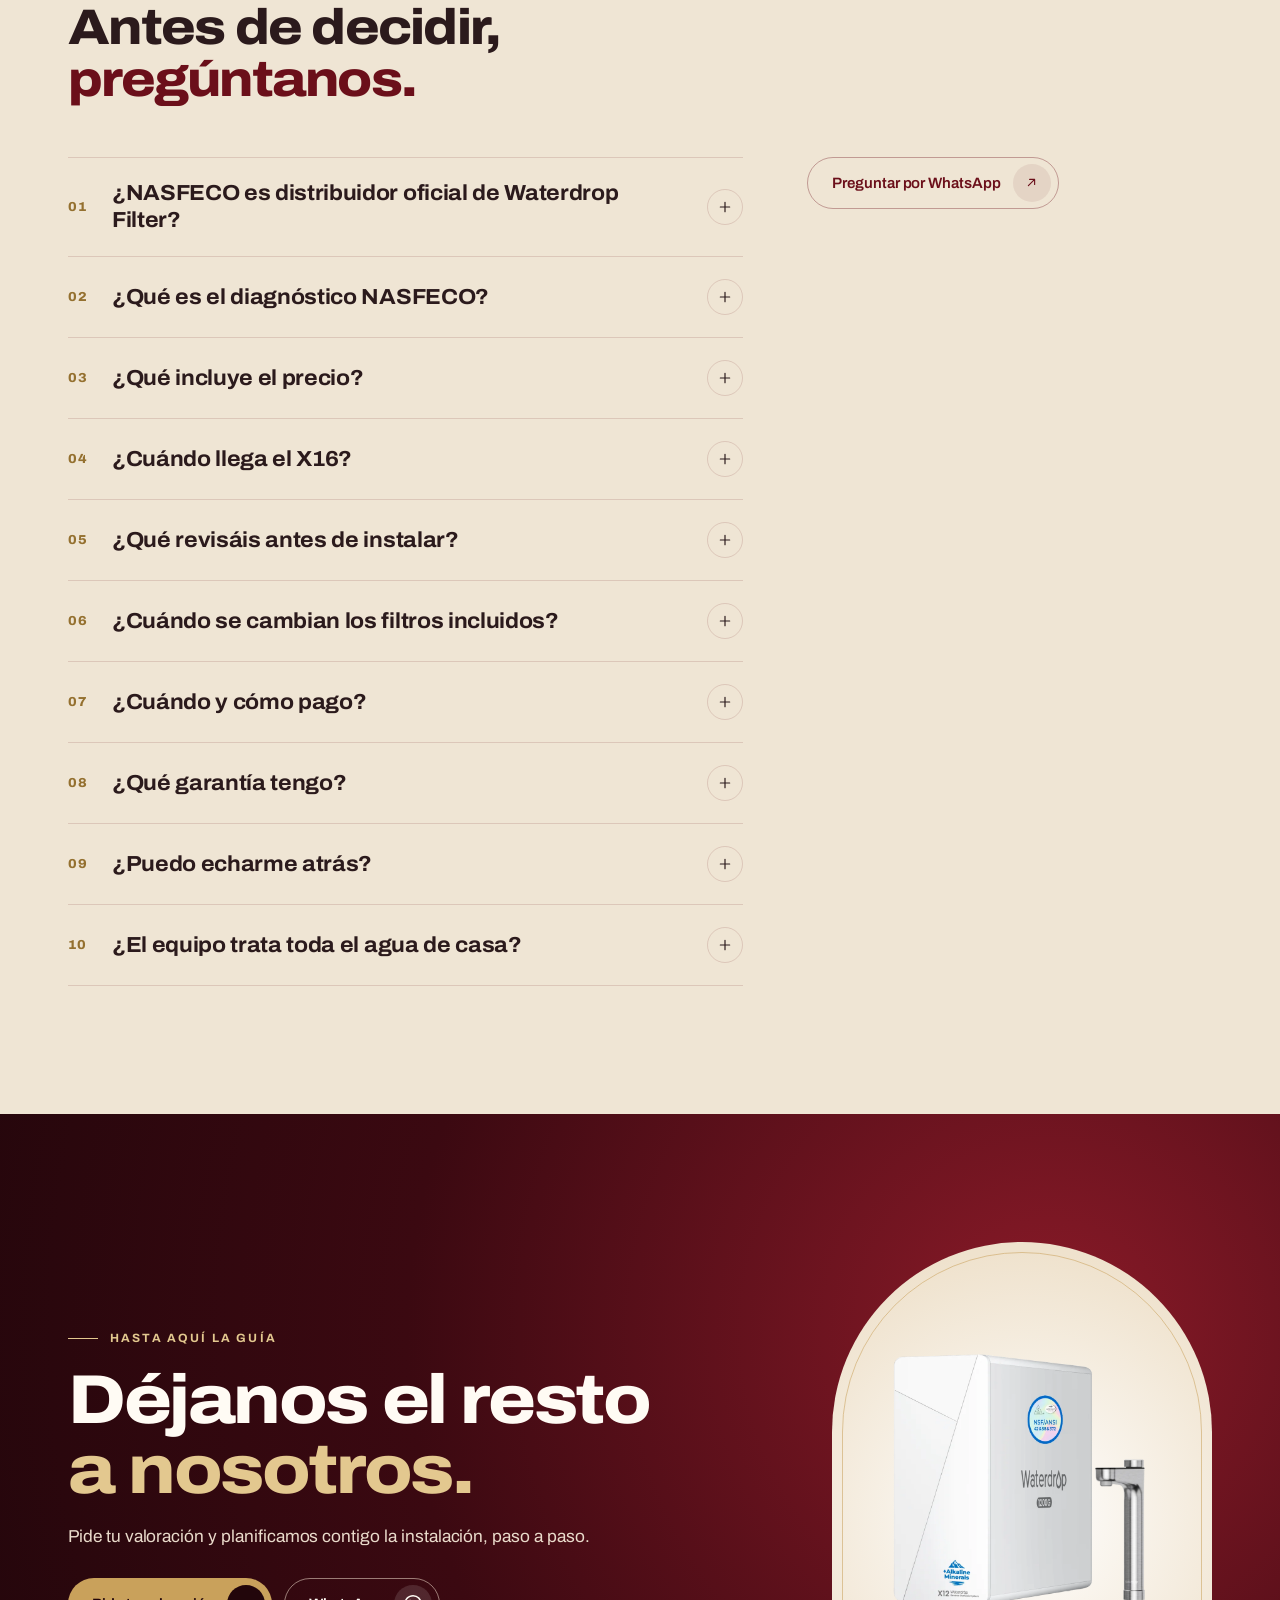
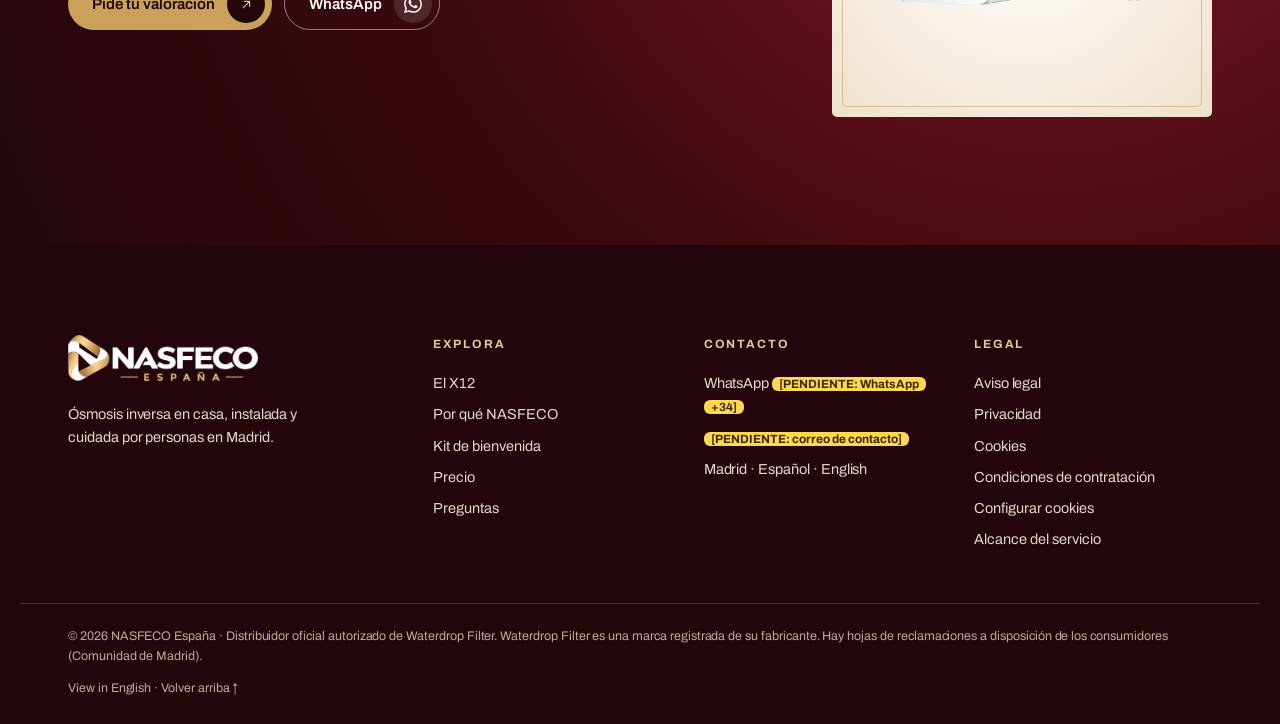
<file: x12.html>
<!doctype html>
<html lang="es-ES">
<head>
<meta charset="utf-8">
<meta name="viewport" content="width=device-width, initial-scale=1, viewport-fit=cover">
<title>Waterdrop Filter X12: ósmosis inversa instalada en Madrid | NASFECO</title>
<meta name="description" content="Waterdrop Filter X12, ósmosis inversa sin depósito, instalado en Madrid por NASFECO. IVA, instalación y kit de bienvenida incluidos. Míralo en 3D.">
<meta name="robots" content="noindex, nofollow">
<link rel="canonical" href="https://nasfeco.es/x12">
<meta name="theme-color" content="#F7F1E7">
<link rel="alternate" hreflang="es-ES" href="https://nasfeco.es/x12"><link rel="alternate" hreflang="en" href="https://nasfeco.es/x12-en"><link rel="alternate" hreflang="x-default" href="https://nasfeco.es/x12">
<meta property="og:type" content="website"><meta property="og:site_name" content="NASFECO España"><meta property="og:locale" content="es_ES"><meta name="twitter:card" content="summary_large_image"><meta property="og:title" content="Waterdrop Filter X12: ósmosis inversa instalada en Madrid | NASFECO"><meta property="og:description" content="Waterdrop Filter X12, ósmosis inversa sin depósito, instalado en Madrid por NASFECO. IVA, instalación y kit de bienvenida incluidos. Míralo en 3D."><meta property="og:image" content="https://nasfeco.es/assets/img/og.jpg"><meta property="og:url" content="https://nasfeco.es/x12">
<link rel="icon" href="favicon.png"><link rel="apple-touch-icon" href="assets/brand/icon-180.png">
<link rel="preload" as="font" type="font/woff2" href="assets/fonts/ar-latin.woff2" crossorigin>
<style>@font-face{font-family:'Archivo';font-style:normal;font-weight:100 900;font-stretch:62% 125%;font-display:swap;src:url(assets/fonts/ar-latin-ext.woff2) format('woff2');unicode-range:U+0100-02BA,U+02BD-02C5,U+02C7-02CC,U+02CE-02D7,U+02DD-02FF,U+0304,U+0308,U+0329,U+1D00-1DBF,U+1E00-1E9F,U+1EF2-1EFF,U+2020,U+20A0-20AB,U+20AD-20C0,U+2113,U+2C60-2C7F,U+A720-A7FF}@font-face{font-family:'Archivo';font-style:normal;font-weight:100 900;font-stretch:62% 125%;font-display:swap;src:url(assets/fonts/ar-latin.woff2) format('woff2');unicode-range:U+0000-00FF,U+0131,U+0152-0153,U+02BB-02BC,U+02C6,U+02DA,U+02DC,U+0304,U+0308,U+0329,U+2000-206F,U+20AC,U+2122,U+2191,U+2193,U+2212,U+2215,U+FEFF,U+FFFD}</style>
<link rel="stylesheet" href="css/madrid.css?v=55">
<script type="application/ld+json">{"@context": "https://schema.org", "@graph": [{"@type": "LocalBusiness", "@id": "https://nasfeco.es/#business", "name": "NASFECO España", "url": "https://nasfeco.es/", "logo": "https://nasfeco.es/assets/brand/icon-180.png", "image": "https://nasfeco.es/assets/img/og.jpg", "description": "Distribuidor oficial autorizado de Waterdrop Filter. Sistema de ósmosis inversa sin depósito Waterdrop Filter X12 en Madrid, con valoración de tu cocina, instalación profesional, kit de bienvenida y seguimiento.", "areaServed": [{"@type": "City", "name": "Madrid"}], "address": {"@type": "PostalAddress", "addressLocality": "Madrid", "addressCountry": "ES"}, "knowsLanguage": ["es", "en"], "currenciesAccepted": "EUR", "makesOffer": [{"@type": "Offer", "itemOffered": {"@type": "Service", "name": "Instalación de sistema de ósmosis inversa", "areaServed": "Madrid"}}]}, {"@type": "WebSite", "@id": "https://nasfeco.es/#site", "url": "https://nasfeco.es/", "name": "NASFECO España", "inLanguage": "es-ES", "publisher": {"@id": "https://nasfeco.es/#business"}}, {"@type": "Product", "name": "Waterdrop Filter X12", "brand": {"@type": "Brand", "name": "Waterdrop Filter"}, "sku": "WD-X12", "image": ["https://nasfeco.es/assets/products/x12-silver.webp", "https://nasfeco.es/assets/products/x12-g1.webp", "https://nasfeco.es/assets/products/x12-g2.webp", "https://nasfeco.es/assets/products/x12-g3.webp", "https://nasfeco.es/assets/products/x12-g4.webp"], "description": "Sistema de ósmosis inversa sin depósito, con remineralización y grifo inteligente. El precio incluye IVA, valoración, instalación estándar en Madrid y el kit de bienvenida NASFECO.", "offers": {"@type": "Offer", "url": "https://nasfeco.es/x12", "priceCurrency": "EUR", "availability": "https://schema.org/InStock", "areaServed": "Madrid", "seller": {"@id": "https://nasfeco.es/#business"}, "price": "2239", "priceValidUntil": "2026-11-30"}}, {"@type": "BreadcrumbList", "itemListElement": [{"@type": "ListItem", "position": 1, "name": "Inicio", "item": "https://nasfeco.es/"}, {"@type": "ListItem", "position": 2, "name": "Waterdrop Filter X12", "item": "https://nasfeco.es/x12"}]}, {"@type": "FAQPage", "mainEntity": [{"@type": "Question", "name": "¿NASFECO es distribuidor oficial de Waterdrop Filter?", "acceptedAnswer": {"@type": "Answer", "text": "Sí. NASFECO es distribuidor oficial autorizado de Waterdrop Filter. Los equipos que instalamos son productos originales de Waterdrop Filter."}}, {"@type": "Question", "name": "¿Qué es el diagnóstico NASFECO?", "acceptedAnswer": {"@type": "Answer", "text": "Antes de instalar revisamos tu cocina (espacio, toma de agua, desagüe, enchufe y dónde irá el grifo) y el agua de tu casa, y te decimos por escrito qué necesitas. Qué medimos en el agua: [PENDIENTE: qué se mide en el agua y cómo]."}}, {"@type": "Question", "name": "¿Qué incluye el precio?", "acceptedAnswer": {"@type": "Answer", "text": "El equipo con su grifo original, la valoración de tu cocina, la instalación estándar y el kit de bienvenida: bolso, botella personalizada, toalla bordada y dos cartuchos filtrantes. El IVA (21 %) está incluido. El alcance final se confirma por escrito. Precio: 2.239 € con la oferta de lanzamiento (−300 € hasta el 30/11/2026); precio normal 2.539 €. IVA e instalación incluidos."}}, {"@type": "Question", "name": "¿Cuándo llega el X16?", "acceptedAnswer": {"@type": "Answer", "text": "El X16 llega pronto a Madrid. Por ahora NASFECO instala el X12. Escríbenos por WhatsApp y te avisamos cuando llegue."}}, {"@type": "Question", "name": "¿Qué revisáis antes de instalar?", "acceptedAnswer": {"@type": "Answer", "text": "El espacio bajo el fregadero, la toma de agua potable, el desagüe, el enchufe y dónde irá el grifo. También vemos si hay que perforar la encimera o avisar a la comunidad de vecinos. Cualquier trabajo adicional se acuerda antes de empezar."}}, {"@type": "Question", "name": "¿Cuándo se cambian los filtros incluidos?", "acceptedAnswer": {"@type": "Answer", "text": "Se incluyen dos cartuchos filtrantes; sus referencias exactas quedan por escrito. Cuándo se cambian depende del uso y de los límites del fabricante. No son filtros ilimitados ni visitas futuras gratis."}}, {"@type": "Question", "name": "¿Cuándo y cómo pago?", "acceptedAnswer": {"@type": "Answer", "text": "El precio que ves es final, con IVA incluido. Las formas y el momento de pago se confirman contigo antes de la visita y quedan en tu propuesta: [PENDIENTE: formas y momento de pago]. Recibes factura. En esta web no se cobra nada."}}, {"@type": "Question", "name": "¿Qué garantía tengo?", "acceptedAnswer": {"@type": "Answer", "text": "Por ley tienes 3 años de garantía legal sobre el equipo. Como la instalación forma parte del contrato, un fallo por una instalación incorrecta también está cubierto. Si el fabricante da una garantía adicional, se detalla en tu propuesta."}}, {"@type": "Question", "name": "¿Puedo echarme atrás?", "acceptedAnswer": {"@type": "Answer", "text": "Si contratas a distancia o fuera de nuestro establecimiento, tienes 14 días naturales para desistir sin dar explicaciones. Si nos pides instalar dentro de esos 14 días, pagas la parte proporcional del servicio ya prestado, y el derecho termina cuando el servicio se ha prestado por completo con tu consentimiento expreso previo. Lo tienes en las condiciones de contratación."}}, {"@type": "Question", "name": "¿El equipo trata toda el agua de casa?", "acceptedAnswer": {"@type": "Answer", "text": "No. El X12 está pensado para el agua de beber en la cocina, mediante su propio grifo. No es un descalcificador para toda la vivienda ni un sistema para todos los grifos."}}]}]}</script>
</head>
<body class="pg-x12 has-promo">
<a class="skip" href="#main">Ir al contenido</a>
<div class="pbar" data-promo data-end="2026-11-30T23:59:59+01:00" role="region" aria-label="Oferta de lanzamiento">
  <div class="wrap pbar-in"><b>Oferta de lanzamiento</b><span class="pbar-s">−300 €</span><span class="pbar-l">−300 € en tu Waterdrop Filter X12: pagas 2.239 €, IVA e instalación incluidos</span><span class="pbar-t"><span class="pbar-d">Hasta el 30/11/2026 · </span>termina en <i data-cd>…</i></span></div>
</div>
<header class="hd" id="hd">
  <div class="wrap hd-in">
    <a class="hd-logo" href="index.html" aria-label="NASFECO España"><img src="assets/brand/nasfeco-es.png" alt="NASFECO España" width="170" height="41"></a>
    <nav class="hd-nav" aria-label="Principal"><a href="x12.html">El X12</a><a href="index.html#why">Por qué NASFECO</a><a href="index.html#kit">Kit de bienvenida</a><a href="index.html#price">Precio</a><a href="index.html#faq">Preguntas</a></nav>
    <div class="hd-r">
      <a class="hd-lang" href="x12-en.html" hreflang="en" title="View in English"><b class="on">ES</b><b class="">EN</b></a>
      <button type="button" class="hd-cta" data-book>Pide tu valoración</button>
      <button type="button" class="hd-menu" data-menu aria-expanded="false" aria-controls="mnav" aria-label="Abrir menú"><svg viewBox="0 0 24 24" width="22" height="22" fill="none" stroke="currentColor" stroke-width="1.6" stroke-linecap="round" stroke-linejoin="round" aria-hidden="true"><path d="M4 8h16M4 16h16"/></svg></button>
    </div>
  </div>
</header>
<div class="mnav" id="mnav" hidden>
  <nav><a href="x12.html">El X12</a><a href="index.html#why">Por qué NASFECO</a><a href="index.html#kit">Kit de bienvenida</a><a href="index.html#price">Precio</a><a href="index.html#faq">Preguntas</a></nav>
  <button type="button" class="btn b-wine" data-book><span>Pide tu valoración</span><i><svg viewBox="0 0 24 24" width="15" height="15" fill="none" stroke="currentColor" stroke-width="1.8" stroke-linecap="round" stroke-linejoin="round" aria-hidden="true"><path d="M7 17L17 7M9 7h8v8"/></svg></i></button>
  <a class="mnav-lang" href="x12-en.html">View in English</a>
</div><main id="main">
<section class="pd" id="top" data-h3 data-pdp="x12">
  <div class="wrap pd-g">
    <div class="pd-v">
      <div class="arch pd-arch"><div class="mh-3d" data-3d-hero data-k="x12" data-body="white" data-faucet="silver"><img class="h3-fb" src="assets/products/x12-silver.webp" alt="Waterdrop Filter X12" fetchpriority="high" width="900" height="900"></div></div>
      <p class="mh-hint">Arrastra para girar</p>
    </div>
    <div class="pd-c">
      <p class="crumb"><a href="index.html">Inicio</a> / Waterdrop Filter X12</p>
      <p class="eb"><i></i>Diagnosticado, instalado y cuidado por NASFECO · Madrid</p>
      <p class="auth"><b class="auth-lg"><img src="assets/brand/waterdrop-filter-logo.png" alt="Waterdrop Filter" width="280" height="54"></b><span>Distribuidor oficial autorizado de Waterdrop Filter</span></p>
      <h1 class="d1">Waterdrop Filter <em>X12</em></h1>
      <div class="chips"><span><mark class="pend">[PENDIENTE: L/día]</mark></span><span>3:1</span><span>Sin depósito</span><span>Remineralización</span></div>
      <p class="lead">Ósmosis inversa sin depósito, con remineralización y grifo inteligente. Valorado, instalado y cuidado por NASFECO.</p>
      <p class="pd-col">Equipo blanco · grifo plateado</p>
      <div class="pd-p"><span class="pz" data-promo-on><span class="pz-tag">Oferta de lanzamiento · −300 €</span><span class="pz-row"><b class="pz-now">2.239 €</b><s>2.539 €</s></span><small class="pz-end">Hasta el 30/11/2026 · termina en <i data-cd>…</i></small></span><span class="pz" data-promo-off hidden><b class="pz-now">2.539 €</b></span><span class="pd-vat">IVA (21 %) e instalación incluidos · todo lo de abajo incluido</span></div>
      <div class="row"><button type="button" class="btn b-wine" data-book="x12"><span>Pide tu valoración</span><i><svg viewBox="0 0 24 24" width="15" height="15" fill="none" stroke="currentColor" stroke-width="1.8" stroke-linecap="round" stroke-linejoin="round" aria-hidden="true"><path d="M7 17L17 7M9 7h8v8"/></svg></i></button><a class="btn b-line" href="https://wa.me/?text=%C2%A1Hola%20NASFECO%21%20Me%20interesa%20el%20Waterdrop%20Filter%20X12%20en%20Madrid." target="_blank" rel="noopener"><span>WhatsApp</span><i><svg viewBox="0 0 24 24" width="18" height="18" fill="currentColor" aria-hidden="true"><path d="M17.472 14.382c-.297-.149-1.758-.867-2.03-.967-.273-.099-.471-.148-.67.15-.197.297-.767.966-.94 1.164-.173.199-.347.223-.644.075-.297-.15-1.255-.463-2.39-1.475-.883-.788-1.48-1.761-1.653-2.059-.173-.297-.018-.458.13-.606.134-.133.298-.347.446-.52.149-.174.198-.298.298-.497.099-.198.05-.371-.025-.52-.075-.149-.669-1.612-.916-2.207-.242-.579-.487-.5-.669-.51a12.8 12.8 0 0 0-.57-.01c-.198 0-.52.074-.792.372-.272.297-1.04 1.016-1.04 2.479 0 1.462 1.065 2.875 1.213 3.074.149.198 2.096 3.2 5.077 4.487.709.306 1.262.489 1.694.625.712.227 1.36.195 1.871.118.571-.085 1.758-.719 2.006-1.413.248-.694.248-1.289.173-1.413-.074-.124-.272-.198-.57-.347m-5.421 7.403h-.004a9.87 9.87 0 0 1-5.031-1.378l-.361-.214-3.741.982.998-3.648-.235-.374a9.86 9.86 0 0 1-1.51-5.26c.001-5.45 4.436-9.884 9.888-9.884 2.64 0 5.122 1.03 6.988 2.898a9.825 9.825 0 0 1 2.893 6.994c-.003 5.45-4.437 9.884-9.885 9.884m8.413-18.297A11.815 11.815 0 0 0 12.05 0C5.495 0 .16 5.335.157 11.892c0 2.096.547 4.142 1.588 5.945L.057 24l6.305-1.654a11.882 11.882 0 0 0 5.683 1.448h.005c6.554 0 11.89-5.335 11.893-11.893a11.821 11.821 0 0 0-3.48-8.413z"/></svg></i></a></div>
      <ul class="pd-inc"><li><svg viewBox="0 0 24 24" width="18" height="18" fill="none" stroke="currentColor" stroke-width="1.6" stroke-linecap="round" stroke-linejoin="round" aria-hidden="true"><path d="M11 18a7 7 0 100-14 7 7 0 000 14zM21 21l-5-5"/></svg><span>Diagnóstico de tu cocina y tu agua</span></li><li><svg viewBox="0 0 24 24" width="18" height="18" fill="none" stroke="currentColor" stroke-width="1.6" stroke-linecap="round" stroke-linejoin="round" aria-hidden="true"><path d="M14.7 6.3a1 1 0 000 1.4l1.6 1.6a1 1 0 001.4 0l3.8-3.8a6 6 0 01-7.9 7.9l-6.9 6.9a2.1 2.1 0 01-3-3l6.9-6.9a6 6 0 017.9-7.9z"/></svg><span>Instalación NASFECO</span></li><li><svg viewBox="0 0 24 24" width="18" height="18" fill="none" stroke="currentColor" stroke-width="1.6" stroke-linecap="round" stroke-linejoin="round" aria-hidden="true"><path d="M4 11h16v9H4zM3 7h18v4H3zM12 7v13M12 7c-2-4-6-4-6-1s4 1 6 1c2 0 6 2 6-1s-4-3-6 1"/></svg><span>Kit de bienvenida NASFECO</span></li><li><svg viewBox="0 0 24 24" width="18" height="18" fill="none" stroke="currentColor" stroke-width="1.6" stroke-linecap="round" stroke-linejoin="round" aria-hidden="true"><path d="M4 5h16v11H9l-5 4z"/></svg><span>Seguimiento en español o inglés</span></li></ul>
    </div>
  </div>
</section>
<nav class="sub" aria-label="Waterdrop Filter X12"><div class="wrap sub-in"><b>X12</b><a href="#kit">Kit</a><a href="#photos">Fotos</a><a href="#video">Vídeo</a><a href="#features">Resumen</a><a href="index.html#how">Diagnóstico e instalación</a><a href="#measure">¿Cabe?</a><a href="#specs">Ficha técnica</a><a href="#faq">Preguntas</a><button type="button" class="hd-cta" data-book="x12">Pedir cita</button></div></nav>
<section class="k3" id="kit">
  <div class="wrap k3-g">
    <header class="sh rv"><p class="eb"><i></i>Solo con NASFECO</p><h2 class="d2">Tu kit de bienvenida. <em>Abre tu caja.</em></h2>
      <p class="lead">Incluido con tu X12, sin coste adicional: bolso, botella personalizada, toalla bordada y dos cartuchos filtrantes.</p>
      <button type="button" class="btn b-line" data-kit-replay><span>Abrirla otra vez</span><i><svg viewBox="0 0 24 24" width="15" height="15" fill="none" stroke="currentColor" stroke-width="1.8" stroke-linecap="round" stroke-linejoin="round" aria-hidden="true"><path d="M4 12a8 8 0 1 0 3-6.2M4 4v4h4"/></svg></i></button>
      <p class="fine">3D ilustrativo · acabados finales por confirmar.</p></header>
    <div class="kit-3d" data-3d-kit data-mw="assets/brand/mark-white.png" data-mc="assets/brand/mark-color.png" data-lw="assets/brand/nasfeco-es-white.png" data-lc="assets/brand/nasfeco-es.png" data-labels="{&quot;tote&quot;: &quot;Bolso NASFECO&quot;, &quot;bottle&quot;: &quot;Botella personalizada&quot;, &quot;filters&quot;: &quot;Dos cartuchos filtrantes&quot;, &quot;towel&quot;: &quot;Toalla bordada&quot;}"><img class="kit-fb" src="assets/img/welcome-kit.webp" alt="Kit de bienvenida NASFECO España" loading="lazy"></div>
  </div>
</section>
<section class="gal" id="photos">
  <div class="wrap gal-g">
    <div class="gal-main rv"><img id="pdp-photo" src="assets/products/x12-silver.webp" alt="Waterdrop Filter X12"></div>
    <div class="gal-ths rv"><button type="button" class="pdp-th on" data-photo="assets/products/x12-silver.webp" aria-label="Foto 1"><img src="assets/products/x12-silver.webp" alt="" loading="lazy"></button><button type="button" class="pdp-th" data-photo="assets/products/x12-g1.webp" aria-label="Foto 2"><img src="assets/products/x12-g1.webp" alt="" loading="lazy"></button><button type="button" class="pdp-th" data-photo="assets/products/x12-g2.webp" aria-label="Foto 3"><img src="assets/products/x12-g2.webp" alt="" loading="lazy"></button><button type="button" class="pdp-th" data-photo="assets/products/x12-g3.webp" aria-label="Foto 4"><img src="assets/products/x12-g3.webp" alt="" loading="lazy"></button><button type="button" class="pdp-th" data-photo="assets/products/x12-g4.webp" aria-label="Foto 5"><img src="assets/products/x12-g4.webp" alt="" loading="lazy"></button></div>
    <p class="fine">Fotos oficiales de Waterdrop Filter.</p>
  </div>
</section>
<section class="feat" id="features"><div class="wrap">
  <header class="sh rv"><p class="eb"><i></i>Lo que hace</p><h2 class="d2">Todo lo que hace el X12, <em>sin pedirte nada.</em></h2></header>
  <div class="feat-g"><article class="ft-c rv"><div class="arch ft-m"><video muted playsinline loop preload="none" data-auto poster="assets/x12/x12-tds-poster.jpg"><source src="assets/x12/x12-tds.mp4" type="video/mp4"></video></div><i>01</i><h3>Un grifo que te informa</h3><p>Muestra el TDS de tu agua y cuándo toca cambiar cada filtro.</p></article><article class="ft-c rv"><div class="arch ft-m"><video muted playsinline loop preload="none" data-auto poster="assets/x12/x12-pour-poster.jpg"><source src="assets/x12/x12-pour.mp4" type="video/mp4"></video></div><i>02</i><h3>Una taza en unos 3 segundos</h3><p>Sin depósito que llenar: el agua pasa por los filtros directa a tu vaso.</p></article><article class="ft-c rv"><div class="arch ft-m"><video muted playsinline loop preload="none" data-auto poster="assets/x12/x12-cabinet-poster.jpg"><source src="assets/x12/x12-cabinet.mp4" type="video/mp4"></video></div><i>03</i><h3>Más sitio en tu mueble</h3><p>Estrecho y de pie, libera espacio bajo el fregadero.</p></article><article class="ft-c rv"><div class="arch ft-m"><video muted playsinline loop preload="none" data-auto poster="assets/x12/x12-inside-poster.jpg"><source src="assets/x12/x12-inside.mp4" type="video/mp4"></video></div><i>04</i><h3>Filtros en segundos</h3><p>Tres filtros que se giran y se cambian, sin herramientas.</p></article></div>
  <p class="fine">Vídeos oficiales de Waterdrop Filter.</p></div></section>
<section class="psh" id="video">
  <div class="wrap psh-g">
    <article class="short rv"><div class="yt-s" role="figure" data-ytauto="3Z4LCVjQJZ8" aria-label="Waterdrop Filter X12"><img src="assets/img/yt/3Z4LCVjQJZ8.webp" alt="" loading="lazy"><div class="yt-gate"><p>Este vídeo está en YouTube, que usa cookies.</p><button type="button" class="btn b-gold" data-consent="yes"><span>Aceptar y ver</span></button></div></div><small>Waterdrop Filter · YouTube</small></article>
    <div class="rv"><p class="eb"><i></i>Míralo</p>
      <h2 class="d2">El X12, <em>en un minuto.</em></h2>
      <p class="lead">Un vídeo corto grabado en una casa real, para que veas el equipo funcionando antes de tu valoración.</p>
      <ul class="ticks"><li><svg viewBox="0 0 24 24" width="15" height="15" fill="none" stroke="currentColor" stroke-width="2.4" stroke-linecap="round" stroke-linejoin="round" aria-hidden="true"><path d="M5 12l5 5 9-10"/></svg>Casa real, cocina real</li><li><svg viewBox="0 0 24 24" width="15" height="15" fill="none" stroke="currentColor" stroke-width="2.4" stroke-linecap="round" stroke-linejoin="round" aria-hidden="true"><path d="M5 12l5 5 9-10"/></svg>Bajo el fregadero, estrecho y de pie</li><li><svg viewBox="0 0 24 24" width="15" height="15" fill="none" stroke="currentColor" stroke-width="2.4" stroke-linecap="round" stroke-linejoin="round" aria-hidden="true"><path d="M5 12l5 5 9-10"/></svg>Grifo inteligente en la encimera</li></ul></div>
  </div>
</section>
<section class="ms" id="measure">
  <div class="wrap">
    <header class="sh rv"><p class="eb"><i></i>Tu cocina, en 3D</p><h2 class="d2">¿Cabe en tu <em>mueble?</em></h2>
      <p class="lead">Gira el equipo, mira sus medidas reales y escribe en centímetros el espacio de tu mueble bajo el fregadero. Te lo decimos al momento.</p></header>
    <div class="ms-g">
      <div class="ms-view" data-3d-measure data-k="x12" data-body="white" data-faucet="silver">
        <p class="ms-help">Arrastra para girar · rueda o pellizca para acercar</p>
      </div>
      <div class="ms-side">
        <div class="ms-card"><p class="eb"><i></i>Medidas oficiales</p>
          <div class="spec"><span>Ancho</span><b data-dim="w"></b><span>Fondo</span><b data-dim="d"></b><span>Alto</span><b data-dim="h"></b><span>Peso</span><b data-dim="kg"></b></div>
          <p class="fine">Ficha europea de Waterdrop Filter.</p></div>
        <div class="ms-card"><h3>Tu mueble</h3><p class="fine">Mide el espacio libre por dentro, bajo el fregadero.</p>
          <div class="fit-f"><label><span>Ancho (cm)</span><input data-cab="w" type="number" inputmode="decimal" min="0" step="0.1"></label><label><span>Fondo (cm)</span><input data-cab="d" type="number" inputmode="decimal" min="0" step="0.1"></label><label><span>Alto (cm)</span><input data-cab="h" type="number" inputmode="decimal" min="0" step="0.1"></label></div>
          <div class="fit-r" data-fit aria-live="polite"></div>
          <button type="button" class="btn b-wine" data-book="x12"><span>Confirmarlo en mi valoración</span><i><svg viewBox="0 0 24 24" width="15" height="15" fill="none" stroke="currentColor" stroke-width="1.8" stroke-linecap="round" stroke-linejoin="round" aria-hidden="true"><path d="M7 17L17 7M9 7h8v8"/></svg></i></button></div>
      </div>
    </div>
  </div>
</section>
<section class="spx" id="specs"><div class="wrap spx-g">
  <header class="sh rv"><p class="eb"><i></i>Ficha técnica</p><h2 class="d2">Los detalles, <em>claros.</em></h2></header>
  <dl class="spx-l rv"><div><dt>Modelo</dt><dd>Waterdrop Filter X12</dd></div><div><dt>Capacidad nominal</dt><dd><mark class="pend">[PENDIENTE: capacidad X12 en L/día]</mark> <small>(ficha europea: 1.200 GPD)</small></dd></div><div><dt>Pura / desagüe</dt><dd>3:1</dd></div><div><dt>Tecnología</dt><dd>Ósmosis inversa sin depósito + remineralización alcalina</dd></div><div><dt>Grifo</dt><dd>Inteligente: TDS, vida de los filtros, volumen programable</dd></div><div><dt>Filtros</dt><dd>F1A · 12 meses, F2 · 6 meses, F3 · 24 meses (según uso)</dd></div><div><dt>Certificación</dt><dd>NSF/ANSI 42, 58 y 372 (ficha europea de Waterdrop Filter) · <mark class="pend">[PENDIENTE: marcado CE]</mark></dd></div><div><dt>Medidas</dt><dd>46,2 × 15,9 × 42,5 cm</dd></div><div><dt>Peso</dt><dd>17,5 kg</dd></div><div><dt>Electricidad</dt><dd>Enchufe bajo el fregadero · <mark class="pend">[PENDIENTE: confirmar versión europea 230 V y enchufe]</mark></dd></div><div><dt>Color</dt><dd>Equipo blanco · grifo plateado</dd></div></dl>
</div></section>
<section class="team team-c" id="team">
  <div class="wrap">
    <header class="sh rv"><p class="eb"><i></i>Quién llega a tu casa</p><h2 class="d2">Tu técnico NASFECO, <em>con nombre y acreditación.</em></h2></header>
    <figure class="team-f rv"><img src="assets/img/tecnico.webp" srcset="assets/img/tecnico-sm.webp 900w, assets/img/tecnico.webp 1600w" sizes="(max-width:1100px) 100vw, 1180px" alt="Tres personas del equipo NASFECO España con uniforme" loading="lazy" width="1600" height="800">
      <figcaption>Uniforme NASFECO España · imagen ilustrativa</figcaption></figure>
    <ul class="team-l"><li class="rv"><i>ES·EN</i><b>Español e inglés</b><p>Le explicas lo que necesitas en tu idioma y te lo explican todo en el tuyo.</p></li><li class="rv"><i>RO</i><b>Especialistas en ósmosis inversa</b><p>Espacio, conexiones, grifo inteligente y la primera prueba.</p></li><li class="rv"><i>ID</i><b>Uniforme y acreditación</b><p>Uniforme NASFECO España y acreditación con su nombre y número.</p></li><li class="rv"><i>1:1</i><b>El mismo equipo de principio a fin</b><p>Las mismas personas valoran, instalan, te enseñan y hacen el seguimiento.</p></li></ul>
  </div>
</section>
<section class="faq" id="faq">
  <div class="wrap">
    <header class="sh rv"><p class="eb"><i></i>Preguntas</p><h2 class="d2">Antes de decidir, <em>pregúntanos.</em></h2></header>
    <div class="faq-g"><div class="faq-r"><details class="rv"><summary><i>01</i><span>¿NASFECO es distribuidor oficial de Waterdrop Filter?</span><b><svg viewBox="0 0 24 24" width="16" height="16" fill="none" stroke="currentColor" stroke-width="1.8" stroke-linecap="round" stroke-linejoin="round" aria-hidden="true"><path d="M12 5v14M5 12h14"/></svg></b></summary><p>Sí. NASFECO es distribuidor oficial autorizado de Waterdrop Filter. Los equipos que instalamos son productos originales de Waterdrop Filter.</p></details><details class="rv"><summary><i>02</i><span>¿Qué es el diagnóstico NASFECO?</span><b><svg viewBox="0 0 24 24" width="16" height="16" fill="none" stroke="currentColor" stroke-width="1.8" stroke-linecap="round" stroke-linejoin="round" aria-hidden="true"><path d="M12 5v14M5 12h14"/></svg></b></summary><p>Antes de instalar revisamos tu cocina (espacio, toma de agua, desagüe, enchufe y dónde irá el grifo) y el agua de tu casa, y te decimos por escrito qué necesitas. Qué medimos en el agua: <mark class="pend">[PENDIENTE: qué se mide en el agua y cómo]</mark>.</p></details><details class="rv"><summary><i>03</i><span>¿Qué incluye el precio?</span><b><svg viewBox="0 0 24 24" width="16" height="16" fill="none" stroke="currentColor" stroke-width="1.8" stroke-linecap="round" stroke-linejoin="round" aria-hidden="true"><path d="M12 5v14M5 12h14"/></svg></b></summary><p>El equipo con su grifo original, la valoración de tu cocina, la instalación estándar y el kit de bienvenida: bolso, botella personalizada, toalla bordada y dos cartuchos filtrantes. El IVA (21 %) está incluido. El alcance final se confirma por escrito. Precio: 2.239 € con la oferta de lanzamiento (−300 € hasta el 30/11/2026); precio normal 2.539 €. IVA e instalación incluidos.</p></details><details class="rv"><summary><i>04</i><span>¿Cuándo llega el X16?</span><b><svg viewBox="0 0 24 24" width="16" height="16" fill="none" stroke="currentColor" stroke-width="1.8" stroke-linecap="round" stroke-linejoin="round" aria-hidden="true"><path d="M12 5v14M5 12h14"/></svg></b></summary><p>El X16 llega pronto a Madrid. Por ahora NASFECO instala el X12. Escríbenos por WhatsApp y te avisamos cuando llegue.</p></details><details class="rv"><summary><i>05</i><span>¿Qué revisáis antes de instalar?</span><b><svg viewBox="0 0 24 24" width="16" height="16" fill="none" stroke="currentColor" stroke-width="1.8" stroke-linecap="round" stroke-linejoin="round" aria-hidden="true"><path d="M12 5v14M5 12h14"/></svg></b></summary><p>El espacio bajo el fregadero, la toma de agua potable, el desagüe, el enchufe y dónde irá el grifo. También vemos si hay que perforar la encimera o avisar a la comunidad de vecinos. Cualquier trabajo adicional se acuerda antes de empezar.</p></details><details class="rv"><summary><i>06</i><span>¿Cuándo se cambian los filtros incluidos?</span><b><svg viewBox="0 0 24 24" width="16" height="16" fill="none" stroke="currentColor" stroke-width="1.8" stroke-linecap="round" stroke-linejoin="round" aria-hidden="true"><path d="M12 5v14M5 12h14"/></svg></b></summary><p>Se incluyen dos cartuchos filtrantes; sus referencias exactas quedan por escrito. Cuándo se cambian depende del uso y de los límites del fabricante. No son filtros ilimitados ni visitas futuras gratis.</p></details><details class="rv"><summary><i>07</i><span>¿Cuándo y cómo pago?</span><b><svg viewBox="0 0 24 24" width="16" height="16" fill="none" stroke="currentColor" stroke-width="1.8" stroke-linecap="round" stroke-linejoin="round" aria-hidden="true"><path d="M12 5v14M5 12h14"/></svg></b></summary><p>El precio que ves es final, con IVA incluido. Las formas y el momento de pago se confirman contigo antes de la visita y quedan en tu propuesta: <mark class="pend">[PENDIENTE: formas y momento de pago]</mark>. Recibes factura. En esta web no se cobra nada.</p></details><details class="rv"><summary><i>08</i><span>¿Qué garantía tengo?</span><b><svg viewBox="0 0 24 24" width="16" height="16" fill="none" stroke="currentColor" stroke-width="1.8" stroke-linecap="round" stroke-linejoin="round" aria-hidden="true"><path d="M12 5v14M5 12h14"/></svg></b></summary><p>Por ley tienes 3 años de garantía legal sobre el equipo. Como la instalación forma parte del contrato, un fallo por una instalación incorrecta también está cubierto. Si el fabricante da una garantía adicional, se detalla en tu propuesta.</p></details><details class="rv"><summary><i>09</i><span>¿Puedo echarme atrás?</span><b><svg viewBox="0 0 24 24" width="16" height="16" fill="none" stroke="currentColor" stroke-width="1.8" stroke-linecap="round" stroke-linejoin="round" aria-hidden="true"><path d="M12 5v14M5 12h14"/></svg></b></summary><p>Si contratas a distancia o fuera de nuestro establecimiento, tienes 14 días naturales para desistir sin dar explicaciones. Si nos pides instalar dentro de esos 14 días, pagas la parte proporcional del servicio ya prestado, y el derecho termina cuando el servicio se ha prestado por completo con tu consentimiento expreso previo. Lo tienes en las condiciones de contratación.</p></details><details class="rv"><summary><i>10</i><span>¿El equipo trata toda el agua de casa?</span><b><svg viewBox="0 0 24 24" width="16" height="16" fill="none" stroke="currentColor" stroke-width="1.8" stroke-linecap="round" stroke-linejoin="round" aria-hidden="true"><path d="M12 5v14M5 12h14"/></svg></b></summary><p>No. El X12 está pensado para el agua de beber en la cocina, mediante su propio grifo. No es un descalcificador para toda la vivienda ni un sistema para todos los grifos.</p></details></div><aside class="faq-l rv"><a class="btn b-line" href="https://wa.me/?text=%C2%A1Hola%20NASFECO%21%20Tengo%20una%20pregunta%20sobre%20el%20X12%20en%20Madrid." target="_blank" rel="noopener"><span>Preguntar por WhatsApp</span><i><svg viewBox="0 0 24 24" width="15" height="15" fill="none" stroke="currentColor" stroke-width="1.8" stroke-linecap="round" stroke-linejoin="round" aria-hidden="true"><path d="M7 17L17 7M9 7h8v8"/></svg></i></a></aside></div>
  </div>
</section>
<section class="cta" id="cta">
  <div class="wrap cta-g">
    <div class="cta-c rv"><p class="eb lt"><i></i>Hasta aquí la guía</p>
      <h2 class="d1 lt">Déjanos el resto <em>a nosotros.</em></h2>
      <p class="lead lt">Pide tu valoración y planificamos contigo la instalación, paso a paso.</p>
      <div class="row"><button type="button" class="btn b-gold" data-book><span>Pide tu valoración</span><i><svg viewBox="0 0 24 24" width="15" height="15" fill="none" stroke="currentColor" stroke-width="1.8" stroke-linecap="round" stroke-linejoin="round" aria-hidden="true"><path d="M7 17L17 7M9 7h8v8"/></svg></i></button><a class="btn b-ghost" href="https://wa.me/?text=%C2%A1Hola%20NASFECO%21%20Quiero%20saber%20m%C3%A1s%20del%20X12%20en%20Madrid." target="_blank" rel="noopener"><span>WhatsApp</span><i><svg viewBox="0 0 24 24" width="18" height="18" fill="currentColor" aria-hidden="true"><path d="M17.472 14.382c-.297-.149-1.758-.867-2.03-.967-.273-.099-.471-.148-.67.15-.197.297-.767.966-.94 1.164-.173.199-.347.223-.644.075-.297-.15-1.255-.463-2.39-1.475-.883-.788-1.48-1.761-1.653-2.059-.173-.297-.018-.458.13-.606.134-.133.298-.347.446-.52.149-.174.198-.298.298-.497.099-.198.05-.371-.025-.52-.075-.149-.669-1.612-.916-2.207-.242-.579-.487-.5-.669-.51a12.8 12.8 0 0 0-.57-.01c-.198 0-.52.074-.792.372-.272.297-1.04 1.016-1.04 2.479 0 1.462 1.065 2.875 1.213 3.074.149.198 2.096 3.2 5.077 4.487.709.306 1.262.489 1.694.625.712.227 1.36.195 1.871.118.571-.085 1.758-.719 2.006-1.413.248-.694.248-1.289.173-1.413-.074-.124-.272-.198-.57-.347m-5.421 7.403h-.004a9.87 9.87 0 0 1-5.031-1.378l-.361-.214-3.741.982.998-3.648-.235-.374a9.86 9.86 0 0 1-1.51-5.26c.001-5.45 4.436-9.884 9.888-9.884 2.64 0 5.122 1.03 6.988 2.898a9.825 9.825 0 0 1 2.893 6.994c-.003 5.45-4.437 9.884-9.885 9.884m8.413-18.297A11.815 11.815 0 0 0 12.05 0C5.495 0 .16 5.335.157 11.892c0 2.096.547 4.142 1.588 5.945L.057 24l6.305-1.654a11.882 11.882 0 0 0 5.683 1.448h.005c6.554 0 11.89-5.335 11.893-11.893a11.821 11.821 0 0 0-3.48-8.413z"/></svg></i></a></div></div>
    <div class="arch cta-a rv"><img src="assets/products/x12-silver.webp" alt="Waterdrop Filter X12" loading="lazy"></div>
  </div>
</section></main>
<footer class="ft">
  <div class="wrap ft-top">
    <div class="ft-brand"><img src="assets/brand/nasfeco-es-white.png" alt="NASFECO España" width="210" height="51"><p>Ósmosis inversa en casa, instalada y cuidada por personas en Madrid.</p></div>
    <div><h3 class="ft-h">Explora</h3><a href="x12.html">El X12</a><a href="index.html#why">Por qué NASFECO</a><a href="index.html#kit">Kit de bienvenida</a><a href="index.html#price">Precio</a><a href="index.html#faq">Preguntas</a></div>
    <div><h3 class="ft-h">Contacto</h3><a href="https://wa.me/?text=%C2%A1Hola%20NASFECO%21%20Quiero%20saber%20m%C3%A1s%20del%20X12%20en%20Madrid." target="_blank" rel="noopener">WhatsApp <mark class="pend">[PENDIENTE: WhatsApp +34]</mark></a><p><mark class="pend">[PENDIENTE: correo de contacto]</mark></p><p>Madrid · Español · English</p></div>
    <div><h3 class="ft-h">Legal</h3><a href="aviso-legal.html">Aviso legal</a><a href="privacidad.html">Privacidad</a><a href="cookies.html">Cookies</a><a href="condiciones.html">Condiciones de contratación</a><button type="button" class="ft-l" data-cookie-settings>Configurar cookies</button><button type="button" class="ft-l" data-info="scope">Alcance del servicio</button></div>
  </div>
  <div class="wrap ft-b"><span>© 2026 NASFECO España · Distribuidor oficial autorizado de Waterdrop Filter. Waterdrop Filter es una marca registrada de su fabricante. Hay hojas de reclamaciones a disposición de los consumidores (Comunidad de Madrid).</span><span><a href="x12-en.html">View in English</a> · <a href="#top">Volver arriba ↑</a></span></div>
</footer>
<dialog class="dlg dlg-book" id="d-book" aria-labelledby="bk-title"><button type="button" class="dx" data-close aria-label="Cerrar"><svg viewBox="0 0 24 24" width="20" height="20" fill="none" stroke="currentColor" stroke-width="1.6" stroke-linecap="round" stroke-linejoin="round" aria-hidden="true"><path d="M6 6l12 12M18 6L6 18"/></svg></button>
  <aside class="bk-side"><img class="bk-logo" src="assets/brand/nasfeco-es-white.png" alt="NASFECO España" width="150" height="36"><h3>Tu casa. Tus detalles. <em>Tu valoración.</em></h3>
    <div class="bk-sum"><img id="bk-img" src="assets/products/x12-silver.webp" alt=""><div><b id="bk-model">Waterdrop Filter X12</b><span id="bk-price">2.239 €</span><small>IVA, instalación estándar y kit de bienvenida incluidos.</small></div></div></aside>
  <div class="bk-main"><div class="bk-prog"><span class="on"></span><span></span><span></span><b id="bk-step">01 / 03</b></div>
    <h2 class="d3" id="bk-title"></h2><p class="bk-sub" id="bk-sub"></p>
    <form id="bk-form" novalidate><div id="bk-fields"></div><p class="bk-err" id="bk-err" role="alert"></p>
      <div class="row bk-btns"><button type="button" class="btn b-line" id="bk-back"><span>Atrás</span></button><button type="submit" class="btn b-wine" id="bk-next"><span></span><i><svg viewBox="0 0 24 24" width="15" height="15" fill="none" stroke="currentColor" stroke-width="1.8" stroke-linecap="round" stroke-linejoin="round" aria-hidden="true"><path d="M5 12h14M13 6l6 6-6 6"/></svg></i></button></div></form></div>
</dialog>
<dialog class="dlg" id="d-info" aria-labelledby="in-title"><button type="button" class="dx" data-close aria-label="Cerrar"><svg viewBox="0 0 24 24" width="20" height="20" fill="none" stroke="currentColor" stroke-width="1.6" stroke-linecap="round" stroke-linejoin="round" aria-hidden="true"><path d="M6 6l12 12M18 6L6 18"/></svg></button><div id="in-body"></div></dialog>
<button type="button" class="cc-btn" data-cc aria-label="¿Dudas? Pregúntanos" aria-expanded="false" aria-controls="cc"><svg viewBox="0 0 24 24" width="18" height="18" fill="none" stroke="currentColor" stroke-width="1.6" stroke-linecap="round" stroke-linejoin="round" aria-hidden="true"><path d="M4 5h16v11H9l-5 4z"/></svg><span>¿Dudas?</span></button>
<div class="cc" id="cc" hidden role="dialog" aria-label="¿Dudas? Pregúntanos">
  <div class="cc-h"><img src="assets/brand/mark-color.png" alt="" width="34" height="34"><div><small>NASFECO · Madrid</small><b>¿En qué te ayudamos?</b></div><button type="button" class="dx" data-cc-close aria-label="Cerrar"><svg viewBox="0 0 24 24" width="18" height="18" fill="none" stroke="currentColor" stroke-width="1.6" stroke-linecap="round" stroke-linejoin="round" aria-hidden="true"><path d="M6 6l12 12M18 6L6 18"/></svg></button></div>
  <div class="cc-t"><button type="button" data-cc-topic="models">Sobre el X12 y el X16</button><button type="button" data-cc-topic="gift">Todo lo que está incluido</button><button type="button" data-cc-topic="kitchen">¿Funcionaría en mi cocina?</button><button type="button" data-cc-topic="care">Atención después de instalar</button></div>
  <p class="cc-a" id="cc-a" aria-live="polite"></p>
  <div class="cc-f"><a class="btn b-wine" href="https://wa.me/?text=%C2%A1Hola%20NASFECO%21%20Tengo%20una%20pregunta%20sobre%20el%20X12%20en%20Madrid." target="_blank" rel="noopener"><span>Hablar con una persona por WhatsApp</span><i><svg viewBox="0 0 24 24" width="18" height="18" fill="currentColor" aria-hidden="true"><path d="M17.472 14.382c-.297-.149-1.758-.867-2.03-.967-.273-.099-.471-.148-.67.15-.197.297-.767.966-.94 1.164-.173.199-.347.223-.644.075-.297-.15-1.255-.463-2.39-1.475-.883-.788-1.48-1.761-1.653-2.059-.173-.297-.018-.458.13-.606.134-.133.298-.347.446-.52.149-.174.198-.298.298-.497.099-.198.05-.371-.025-.52-.075-.149-.669-1.612-.916-2.207-.242-.579-.487-.5-.669-.51a12.8 12.8 0 0 0-.57-.01c-.198 0-.52.074-.792.372-.272.297-1.04 1.016-1.04 2.479 0 1.462 1.065 2.875 1.213 3.074.149.198 2.096 3.2 5.077 4.487.709.306 1.262.489 1.694.625.712.227 1.36.195 1.871.118.571-.085 1.758-.719 2.006-1.413.248-.694.248-1.289.173-1.413-.074-.124-.272-.198-.57-.347m-5.421 7.403h-.004a9.87 9.87 0 0 1-5.031-1.378l-.361-.214-3.741.982.998-3.648-.235-.374a9.86 9.86 0 0 1-1.51-5.26c.001-5.45 4.436-9.884 9.888-9.884 2.64 0 5.122 1.03 6.988 2.898a9.825 9.825 0 0 1 2.893 6.994c-.003 5.45-4.437 9.884-9.885 9.884m8.413-18.297A11.815 11.815 0 0 0 12.05 0C5.495 0 .16 5.335.157 11.892c0 2.096.547 4.142 1.588 5.945L.057 24l6.305-1.654a11.882 11.882 0 0 0 5.683 1.448h.005c6.554 0 11.89-5.335 11.893-11.893a11.821 11.821 0 0 0-3.48-8.413z"/></svg></i></a><button type="button" class="btn b-line" data-book><span>Pedir mi valoración</span><i><svg viewBox="0 0 24 24" width="15" height="15" fill="none" stroke="currentColor" stroke-width="1.8" stroke-linecap="round" stroke-linejoin="round" aria-hidden="true"><path d="M7 17L17 7M9 7h8v8"/></svg></i></button></div>
  <small>Respuestas preparadas. Para todo lo demás, te responde una persona por WhatsApp.</small>
</div>
<div class="ck" id="ck" role="dialog" aria-modal="false" aria-labelledby="ck-t" hidden>
  <p id="ck-t"><b>Cookies</b>Solo usamos el almacenamiento imprescindible para que la web funcione. Los vídeos de YouTube colocan sus propias cookies, así que solo se cargan si aceptas. Puedes cambiar tu elección cuando quieras desde el pie de página. <a class="ul" href="cookies.html">Política de cookies</a></p>
  <div class="ck-b"><button type="button" class="btn b-line" data-consent="no"><span>Rechazar</span></button><button type="button" class="btn b-line" data-consent="yes"><span>Aceptar</span></button></div>
</div>
<script>window.NF_CFG = {"wa": "", "email": "", "lang": "es", "privacy": "privacidad.html", "zone": "", "pend": {"wa": "[PENDIENTE: WhatsApp +34]", "email": "[PENDIENTE: correo]", "zone": "[PENDIENTE: zona de servicio]", "pay": "[PENDIENTE: formas de pago]"}, "models": {"x12": {"name": "X12", "price": "2.539 €", "promo": "2.239 €", "cap": "[PENDIENTE: capacidad X12 en L/día]", "faucets": {"silver": "assets/products/x12-silver.webp"}, "body": "white", "faucet": "silver"}, "x16": {"name": "X16", "price": "[PENDIENTE: precio X16 en €]", "promo": null, "cap": "[PENDIENTE: capacidad X16 en L/día]", "faucets": {"black": "assets/products/x16-black.webp"}, "body": "black", "faucet": "black"}}, "soon": ["x16"], "promo": {"name": "Oferta de lanzamiento", "code": "", "end": "2026-11-30T23:59:59+01:00", "off": "300 €"}, "kit": ["Bolso NASFECO", "Botella personalizada", "Dos cartuchos filtrantes", "Toalla bordada"]};</script>
<script src="js/site.js?v=55"></script>
<script>(function(){var go=function(){import('./js/x3d-init.js?v=55');};var idle=function(){(window.requestIdleCallback||function(f){setTimeout(f,200)})(go,{timeout:1500});};if(document.readyState==='complete')idle();else addEventListener('load',idle);})();</script>
</body>
</html>
</file>
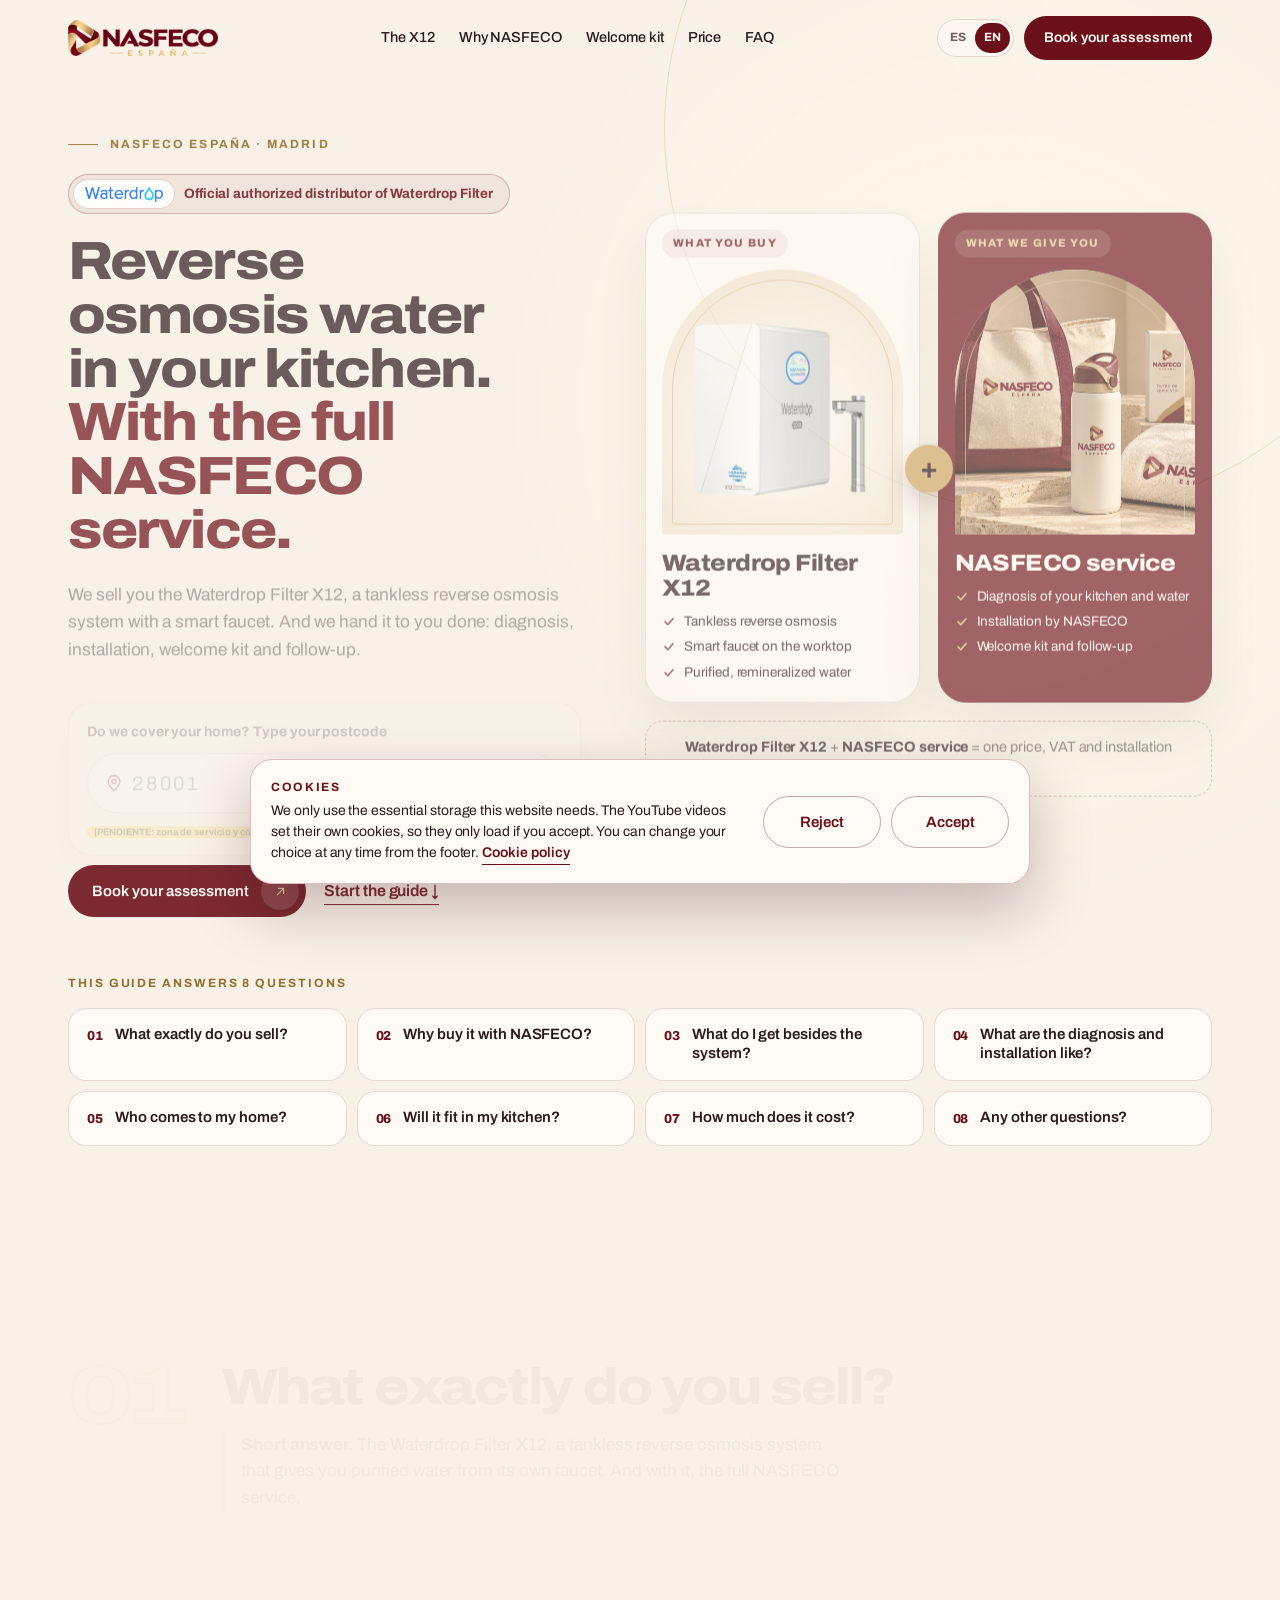
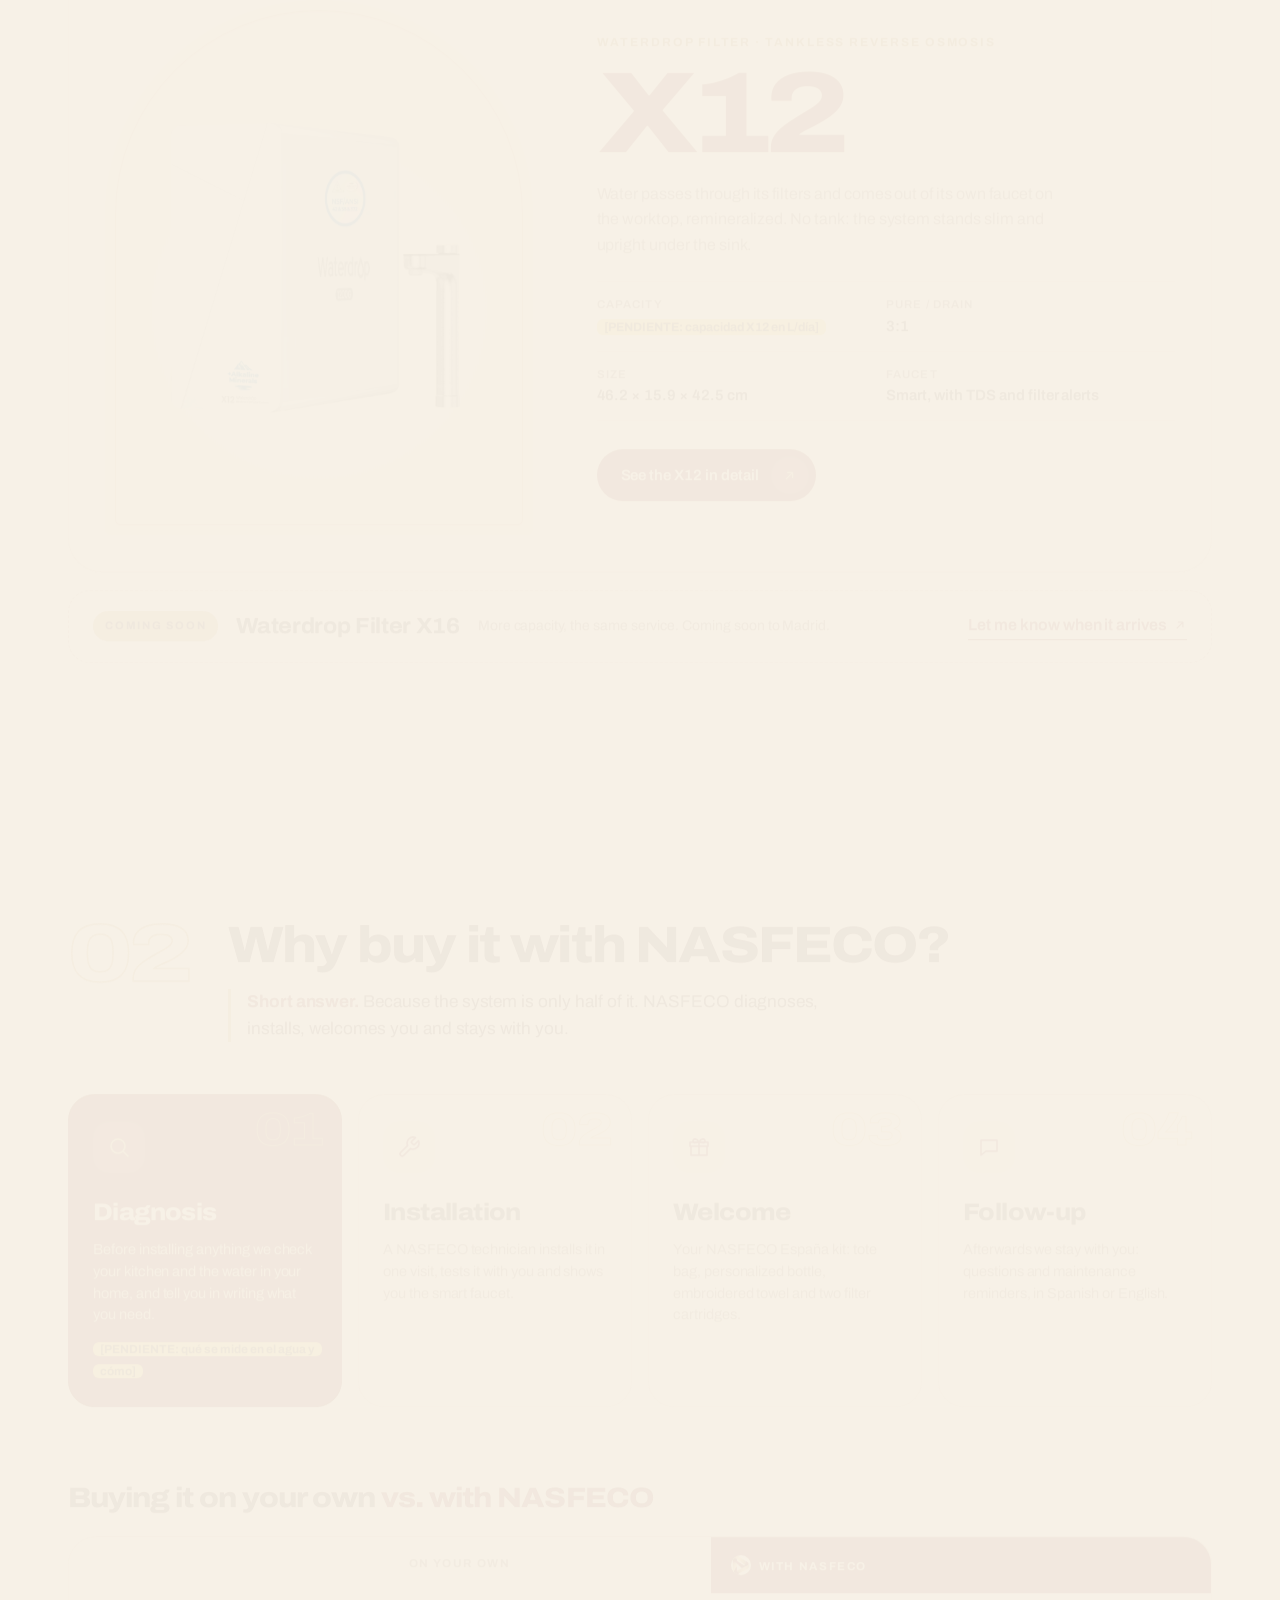
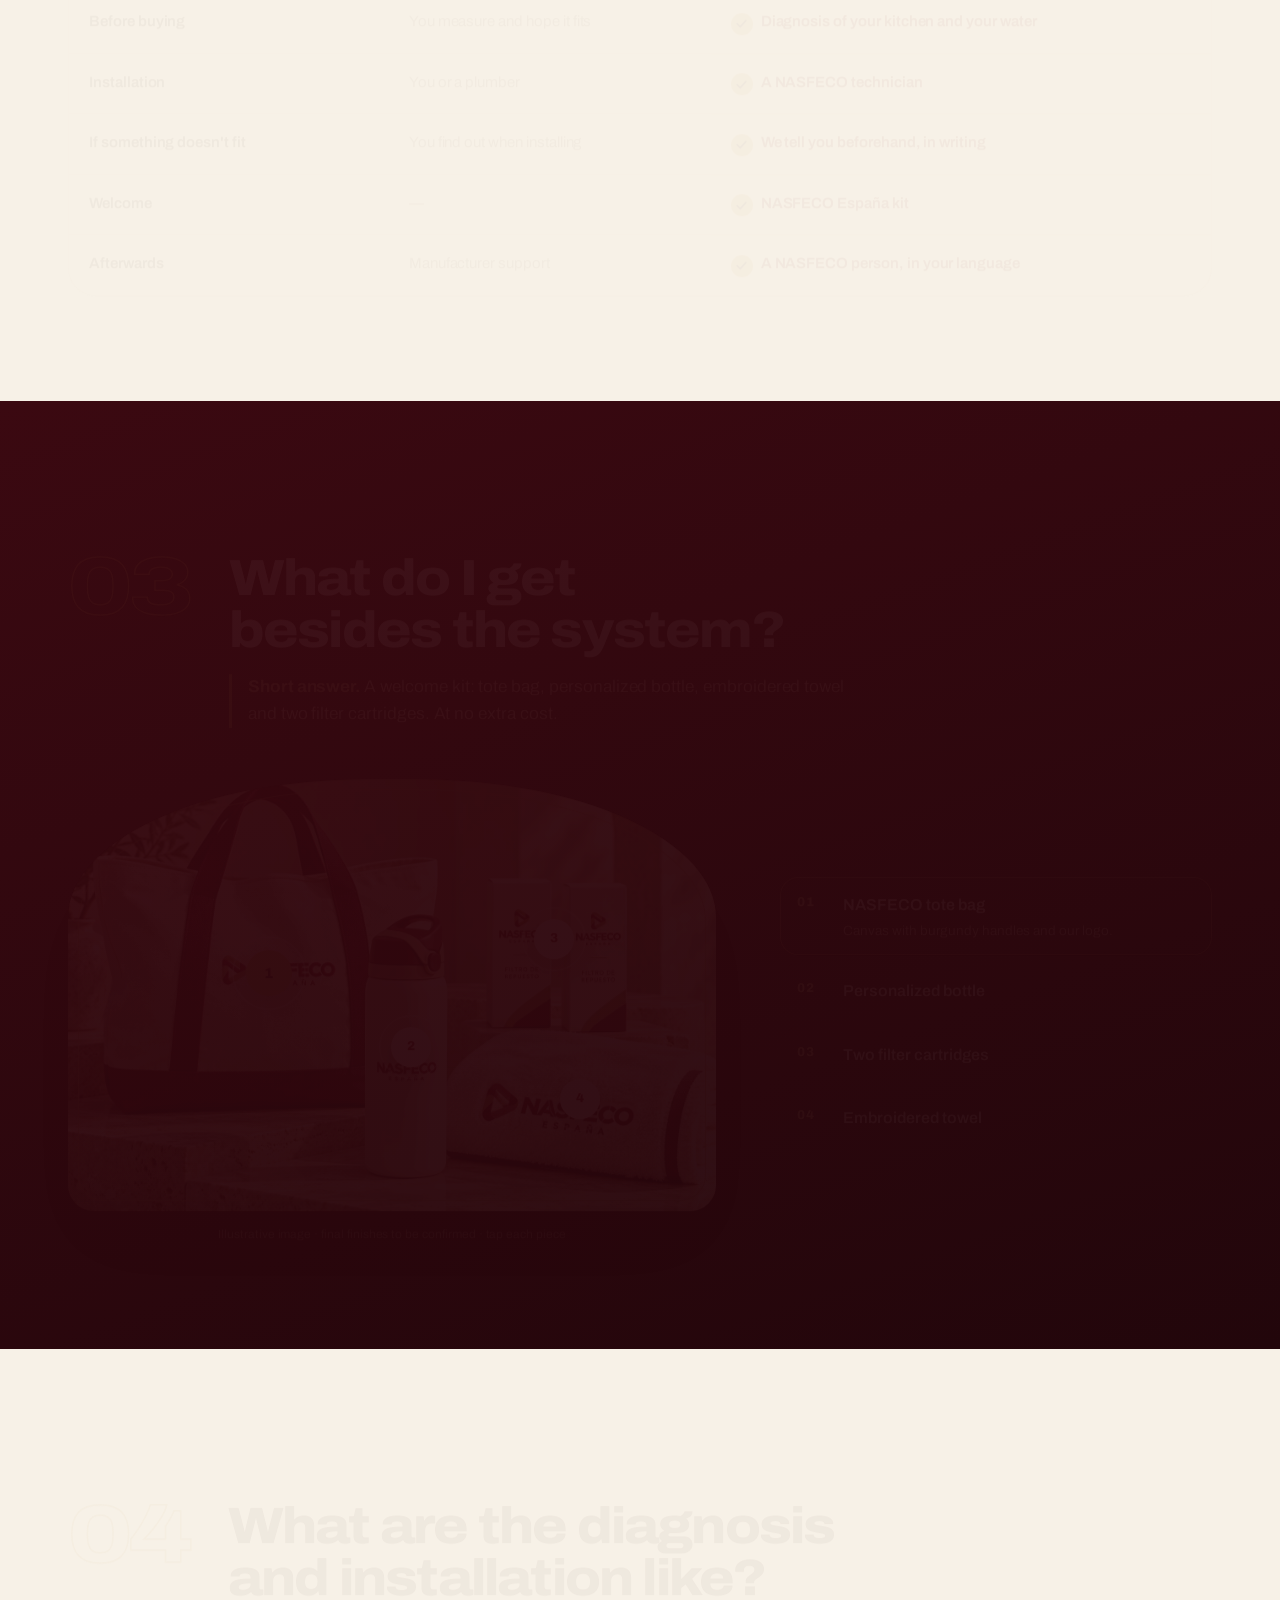
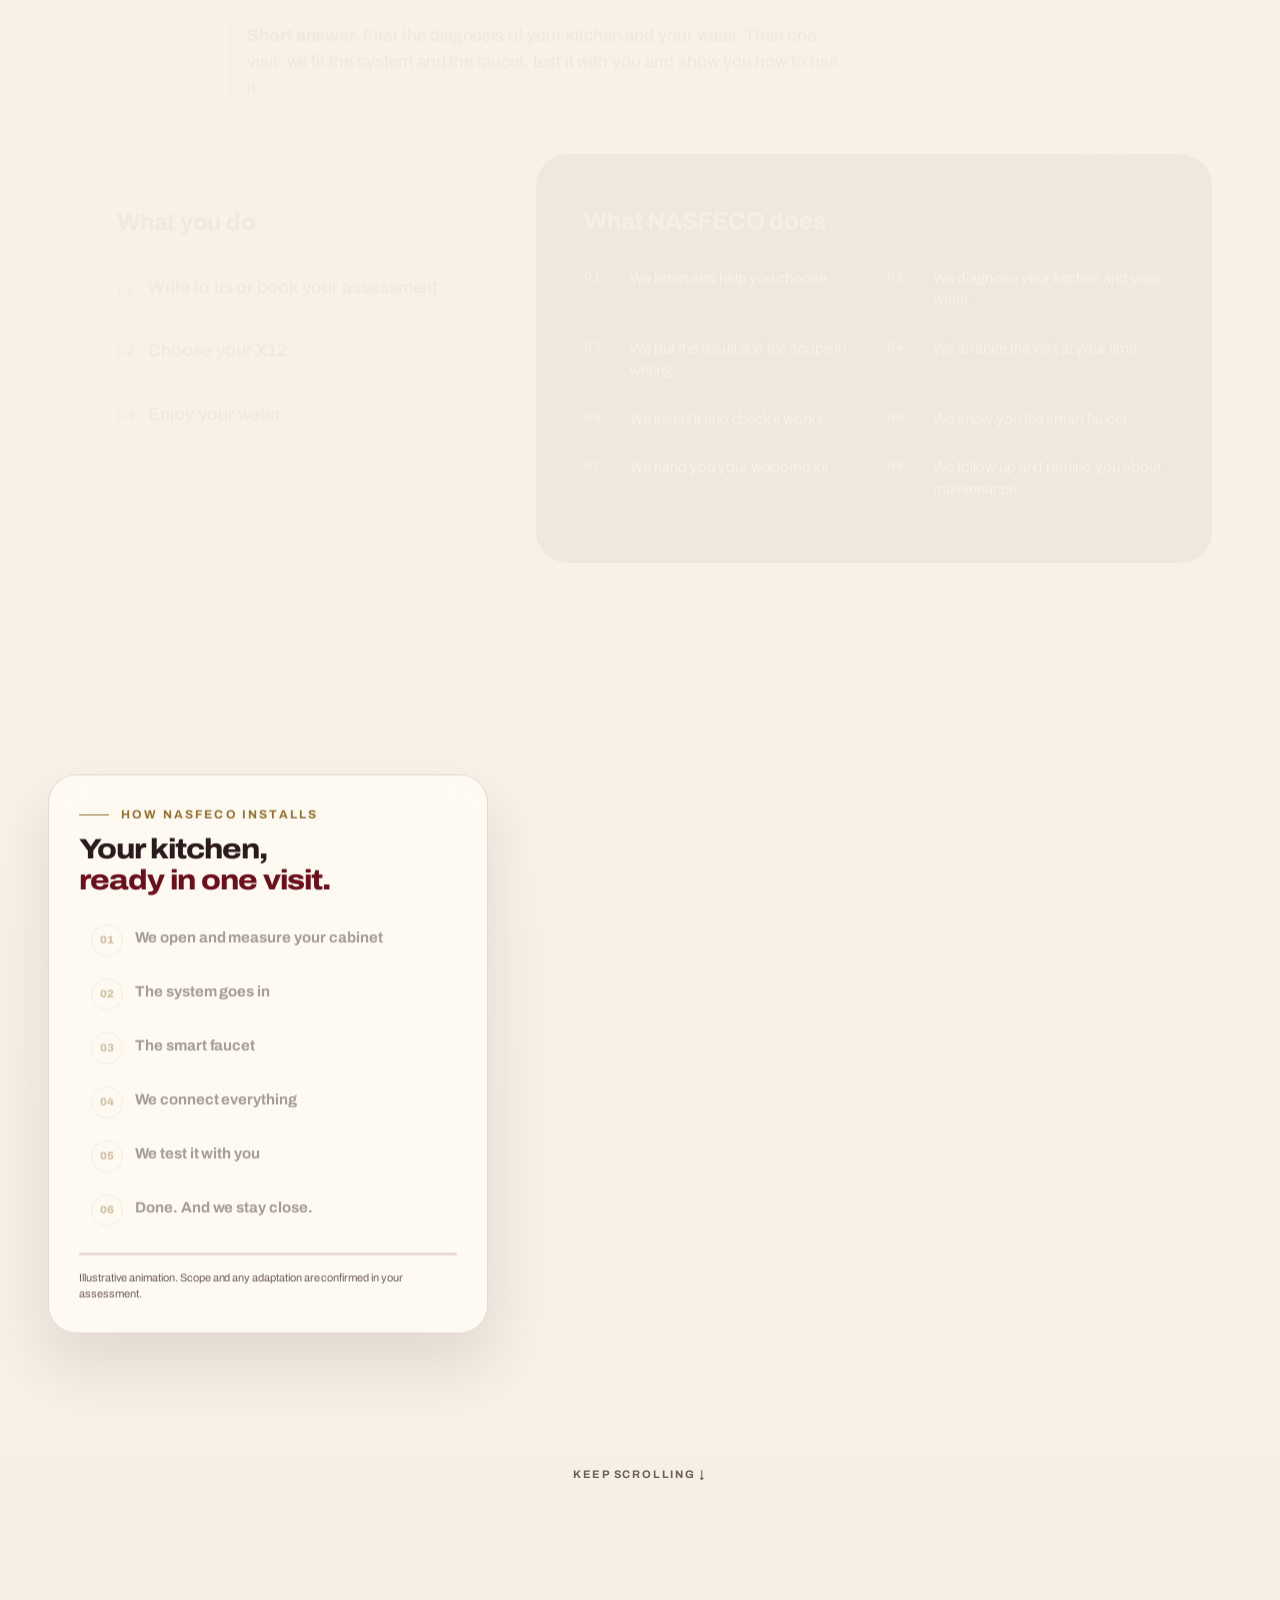
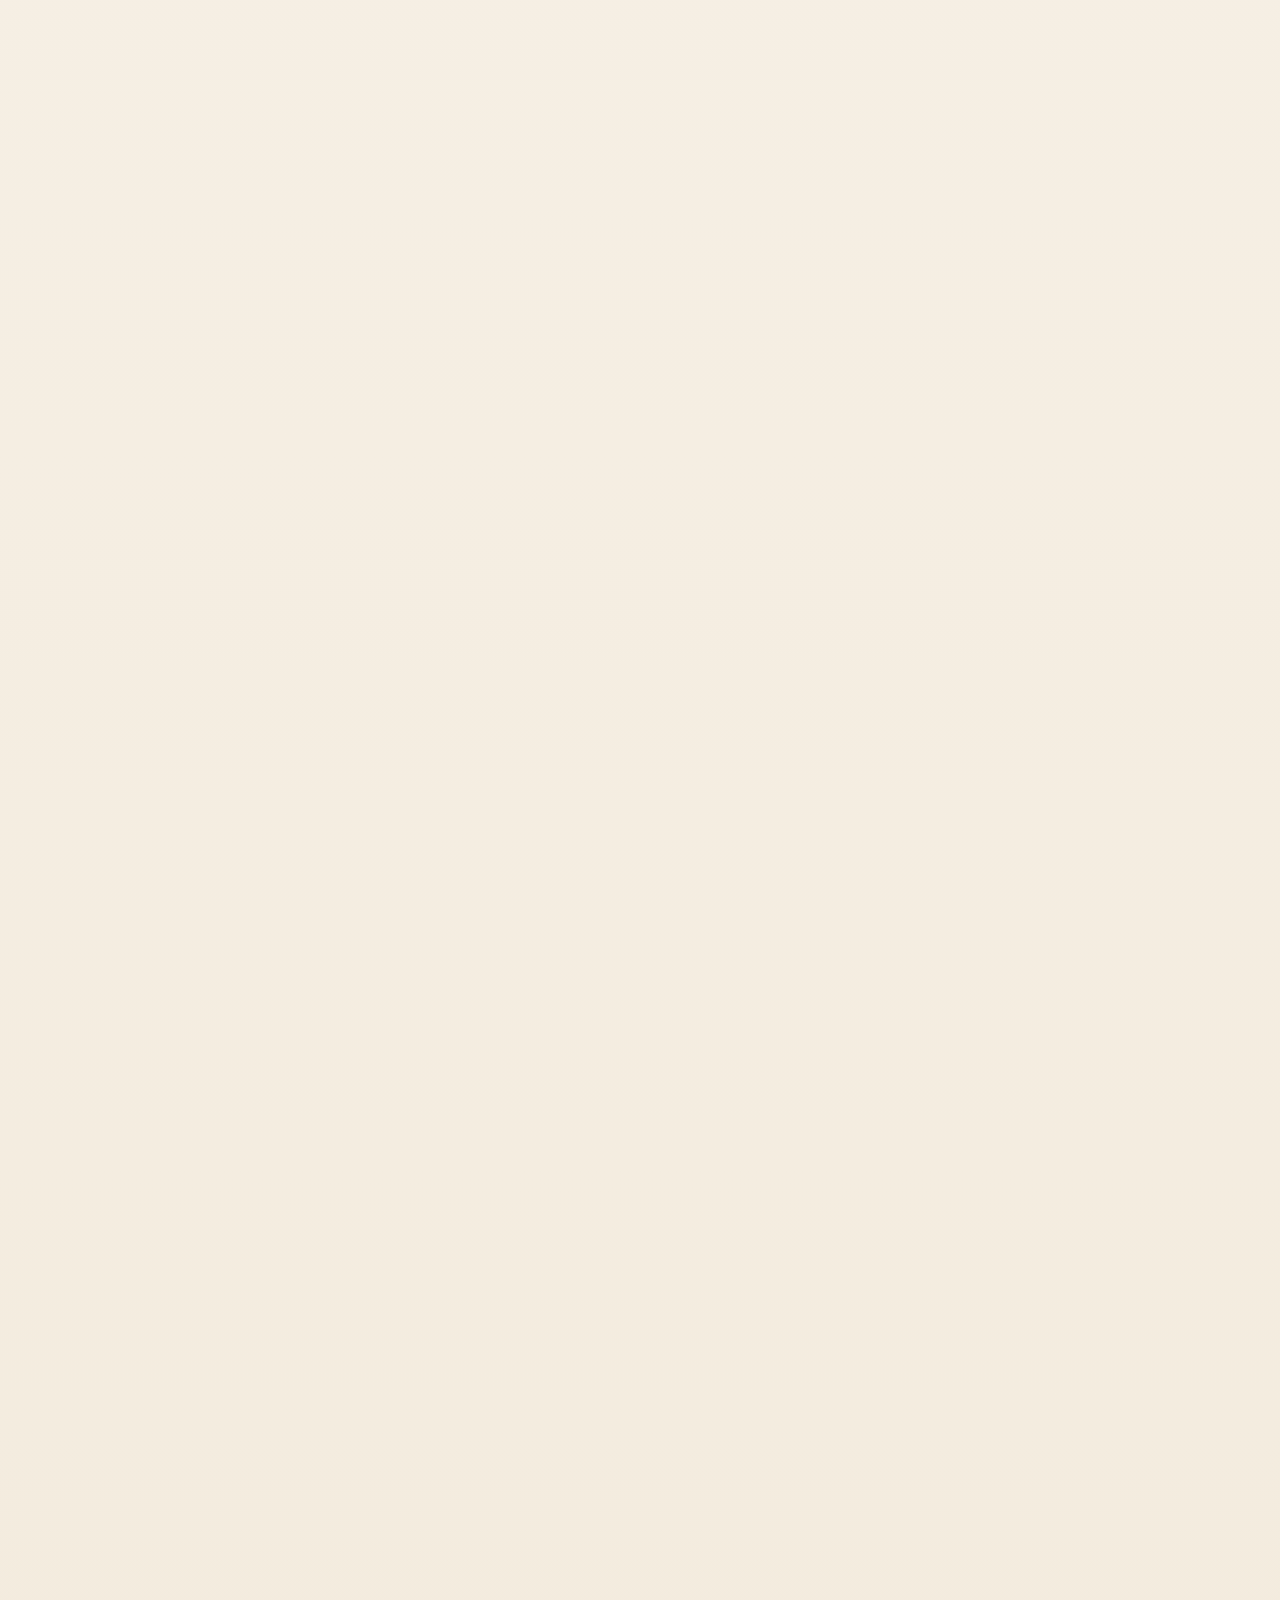
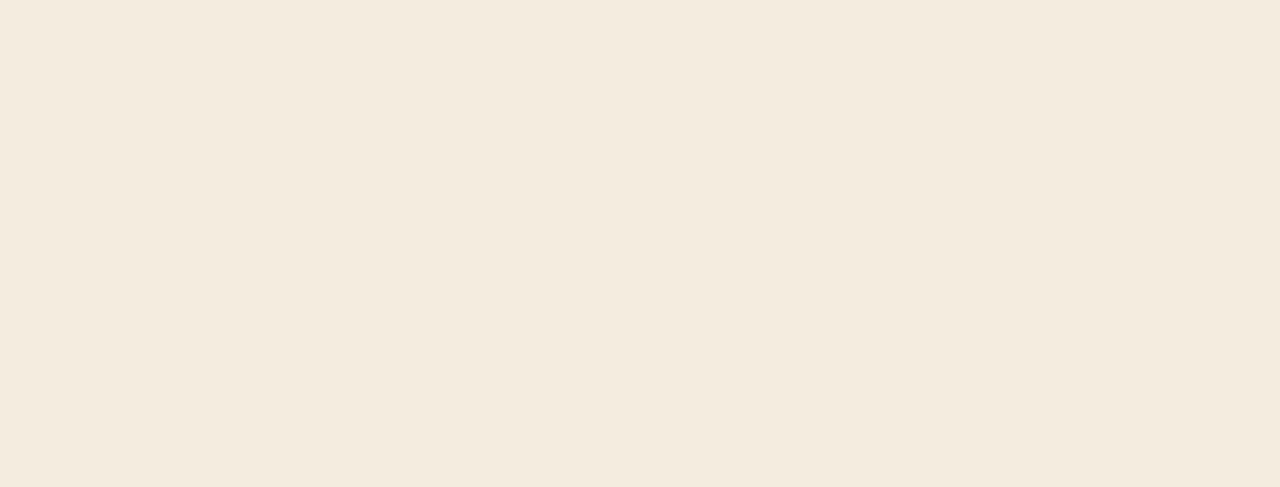
<file: x16-en.html>
<!doctype html>
<html lang="en"><head><meta charset="utf-8"><meta name="robots" content="noindex"><meta http-equiv="refresh" content="0; url=en.html#systems">
<title>Waterdrop Filter X16 · Coming soon | NASFECO</title><link rel="canonical" href="https://nasfeco.es/en"></head>
<body style="background:#F7F1E7;color:#2B1A1C;font-family:system-ui,sans-serif"><p><a href="en.html#systems" style="color:#6B0F1A">Waterdrop Filter X16 · Coming soon</a></p></body></html>
</file>
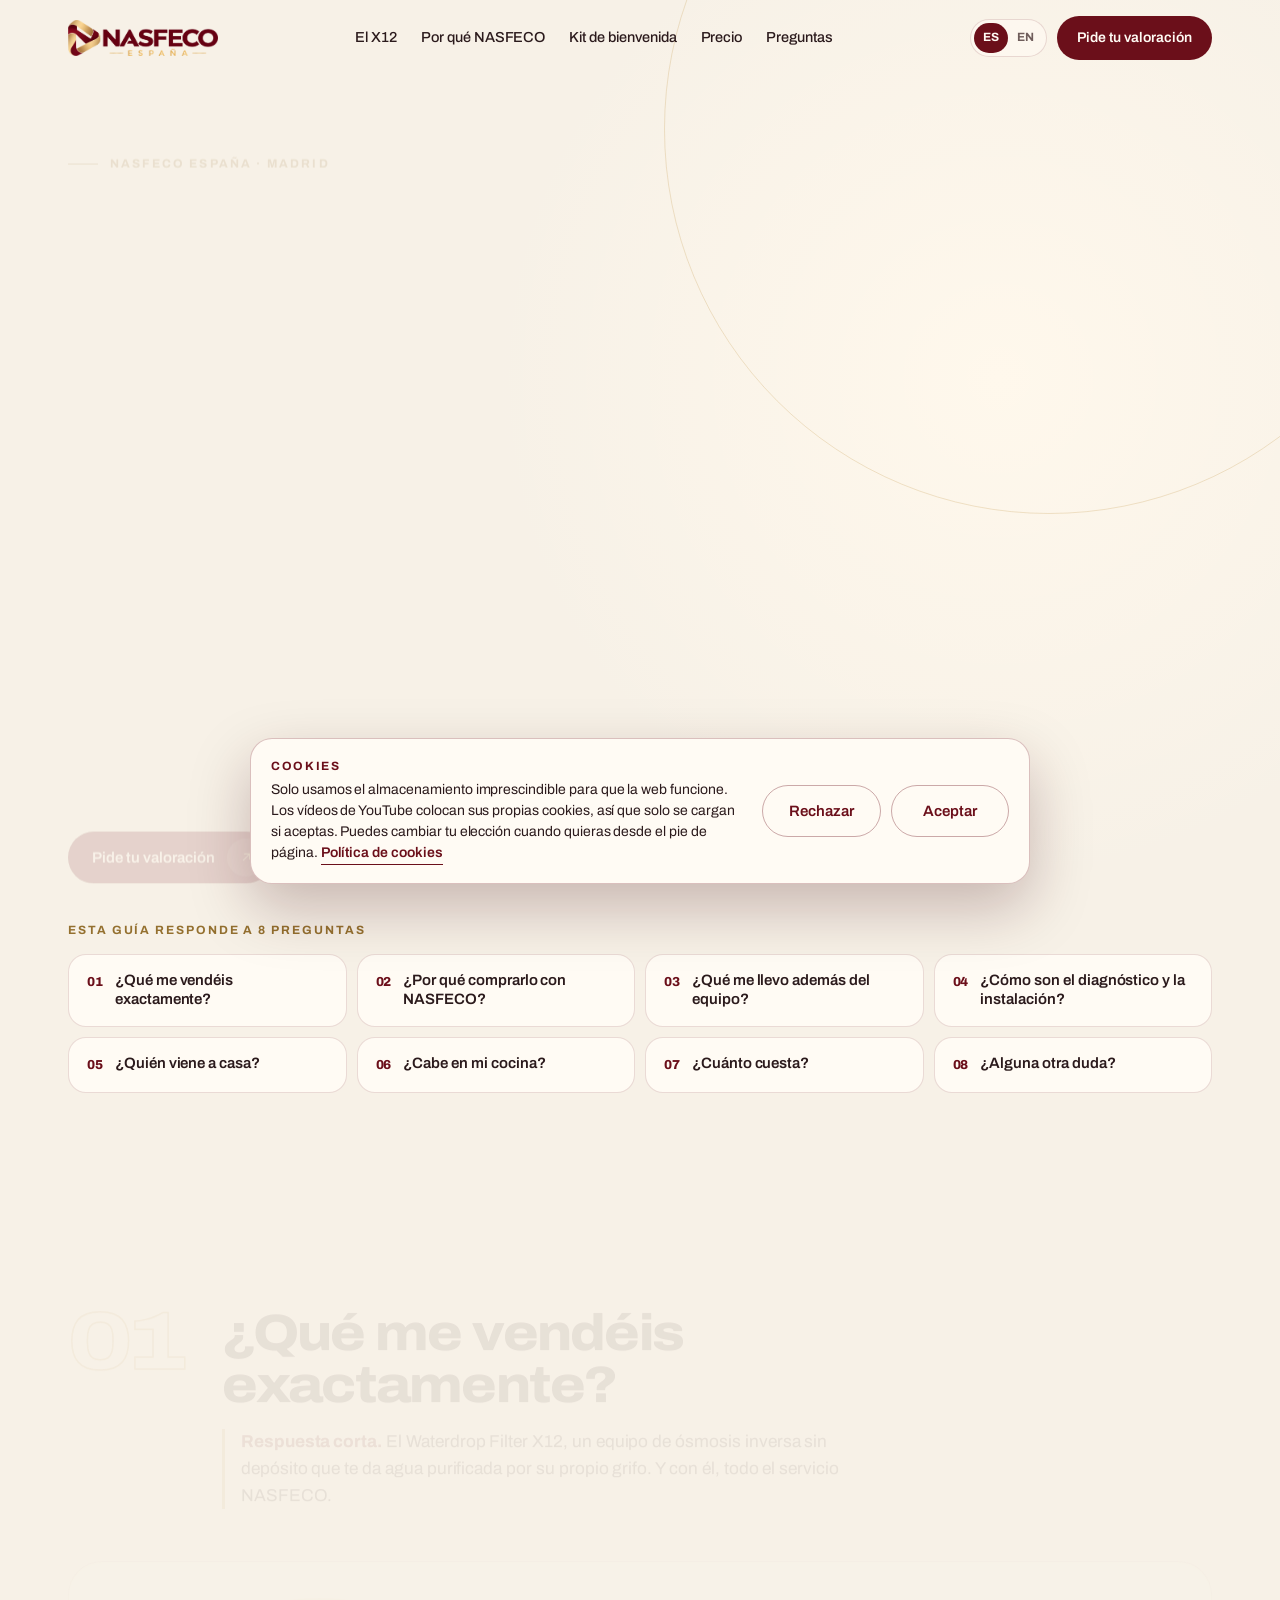
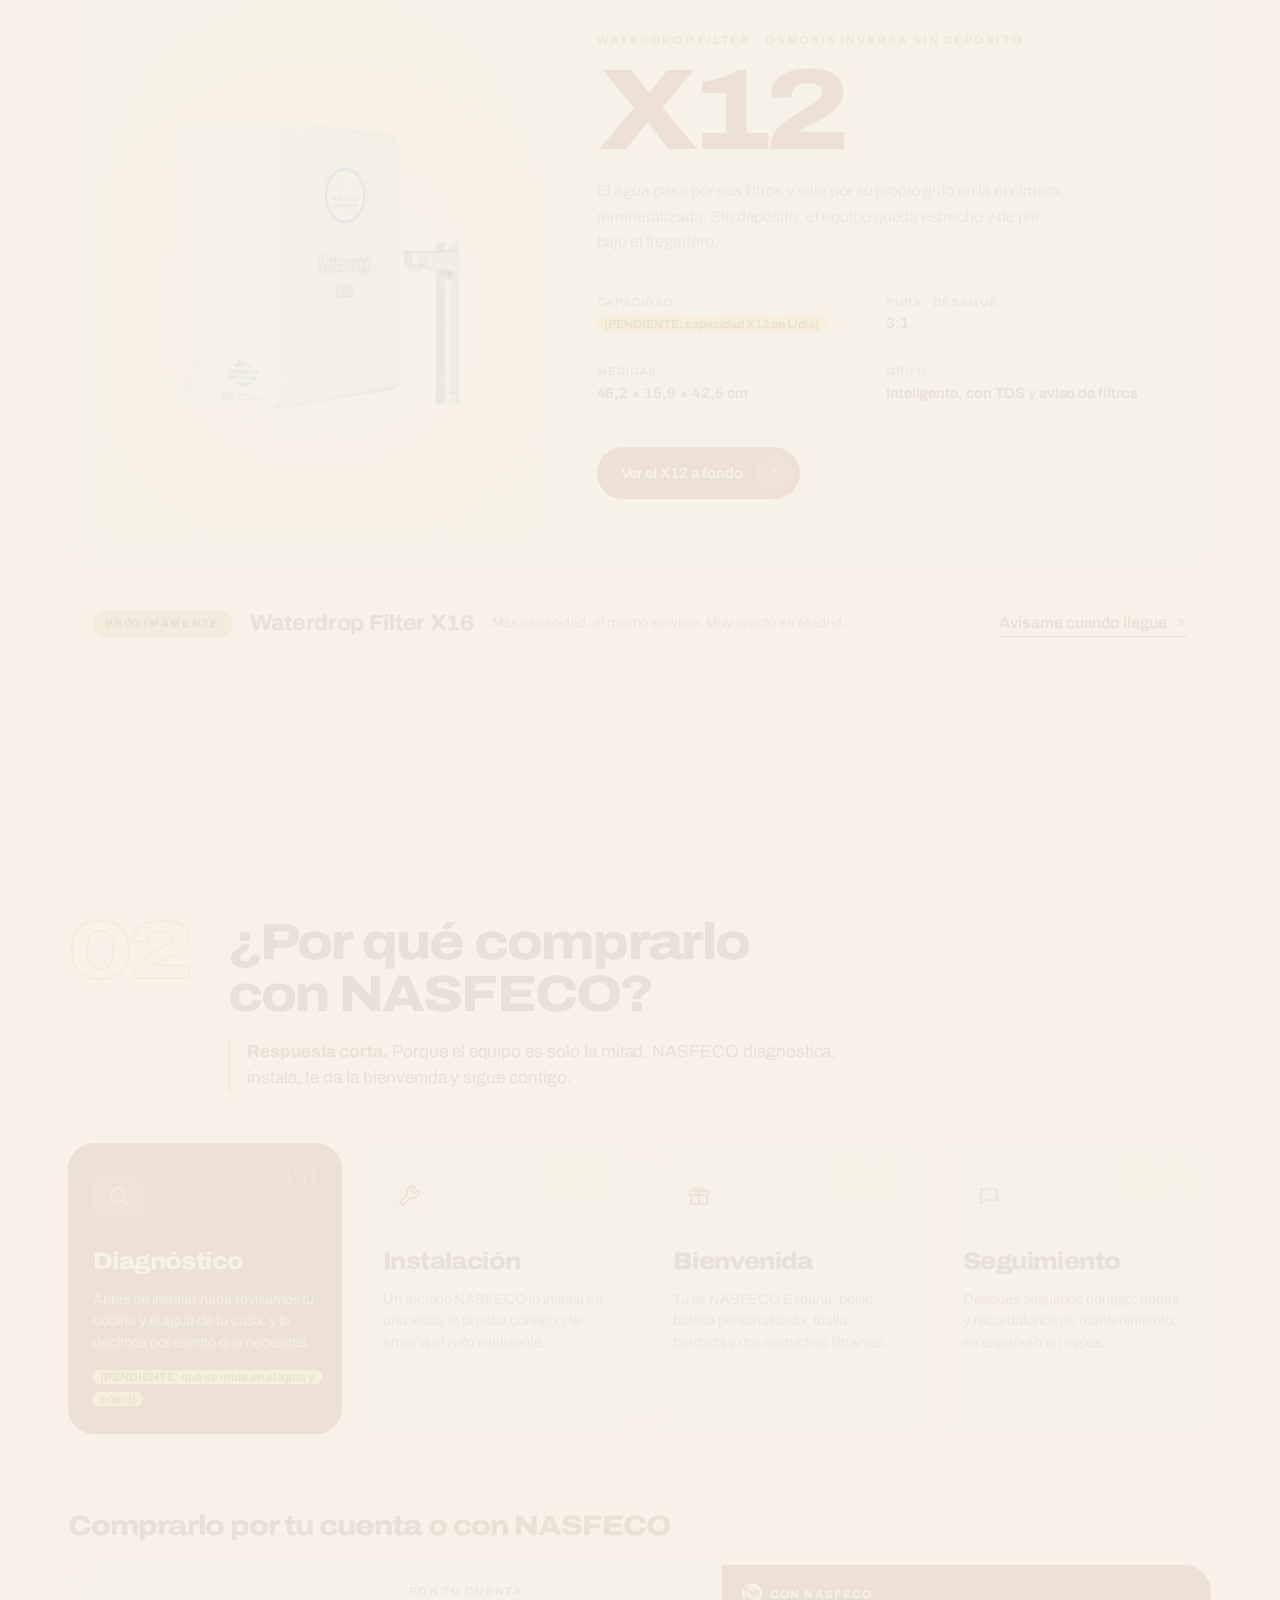
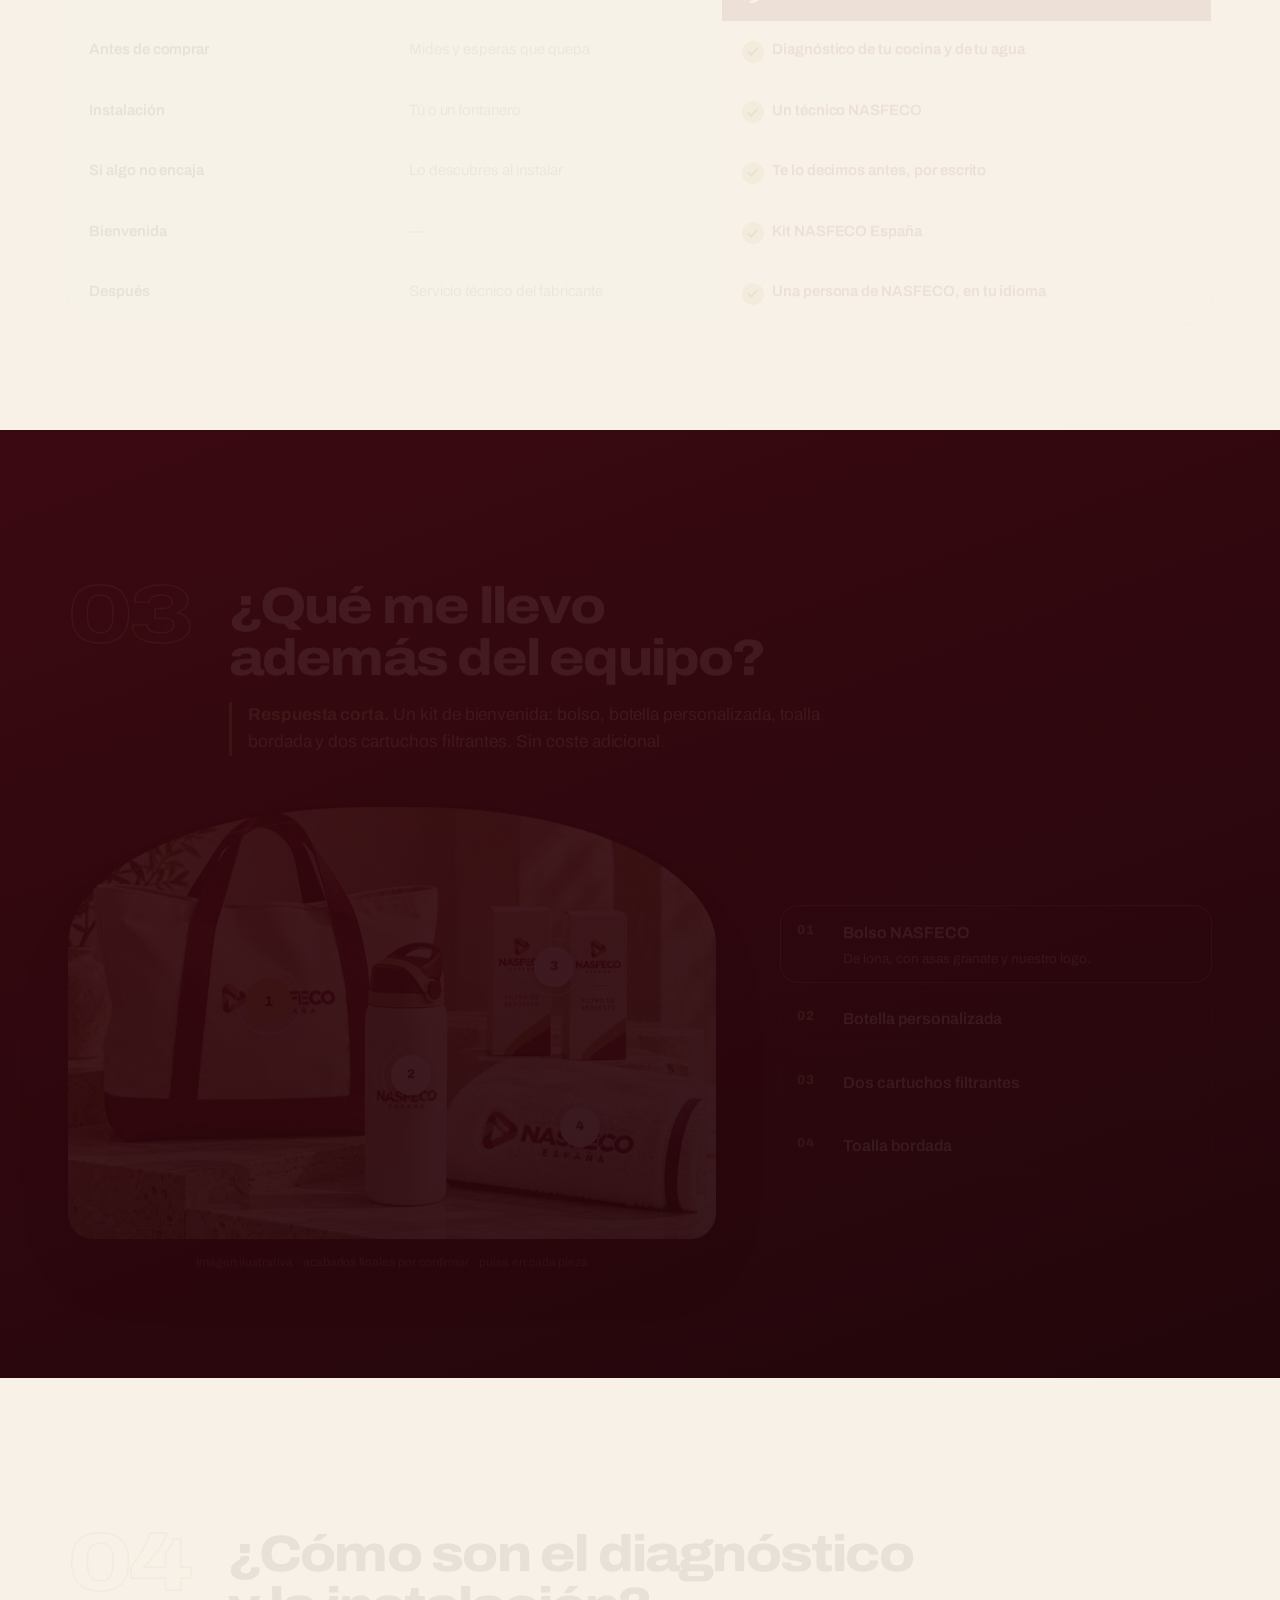
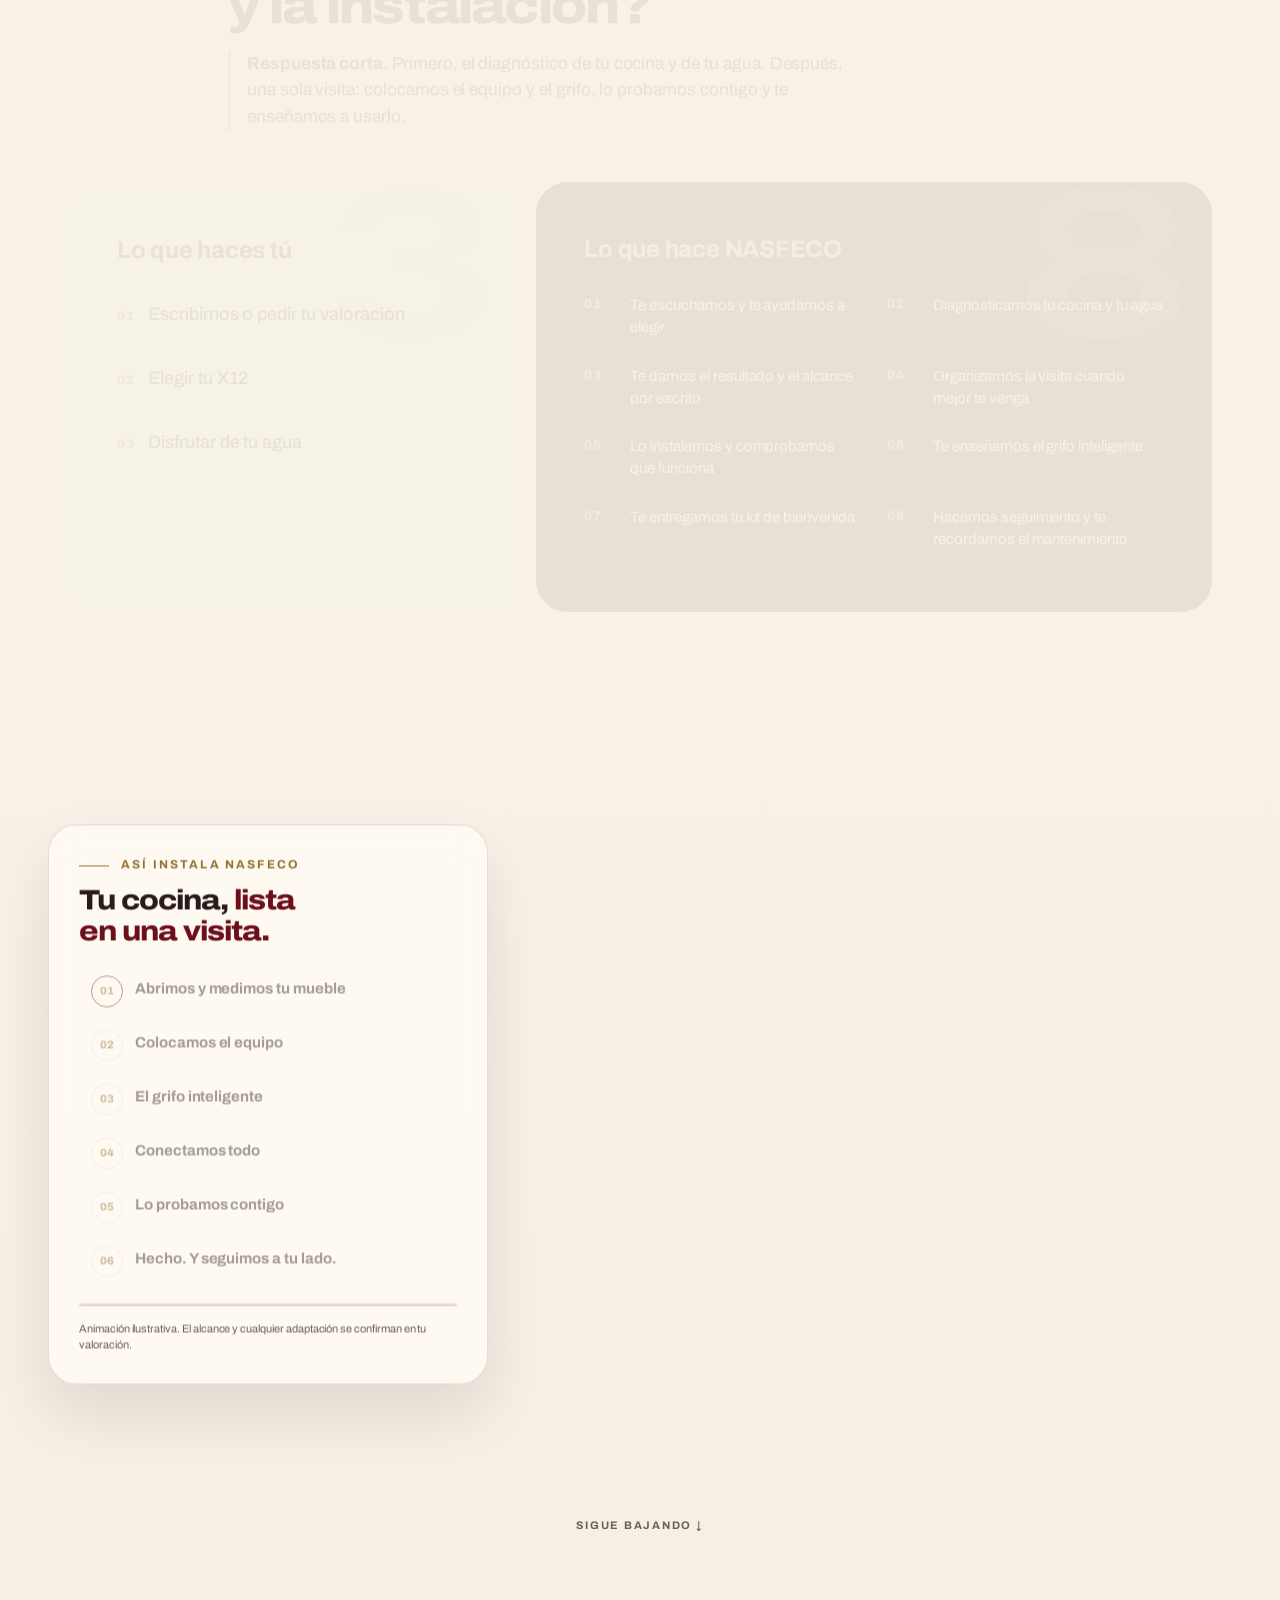
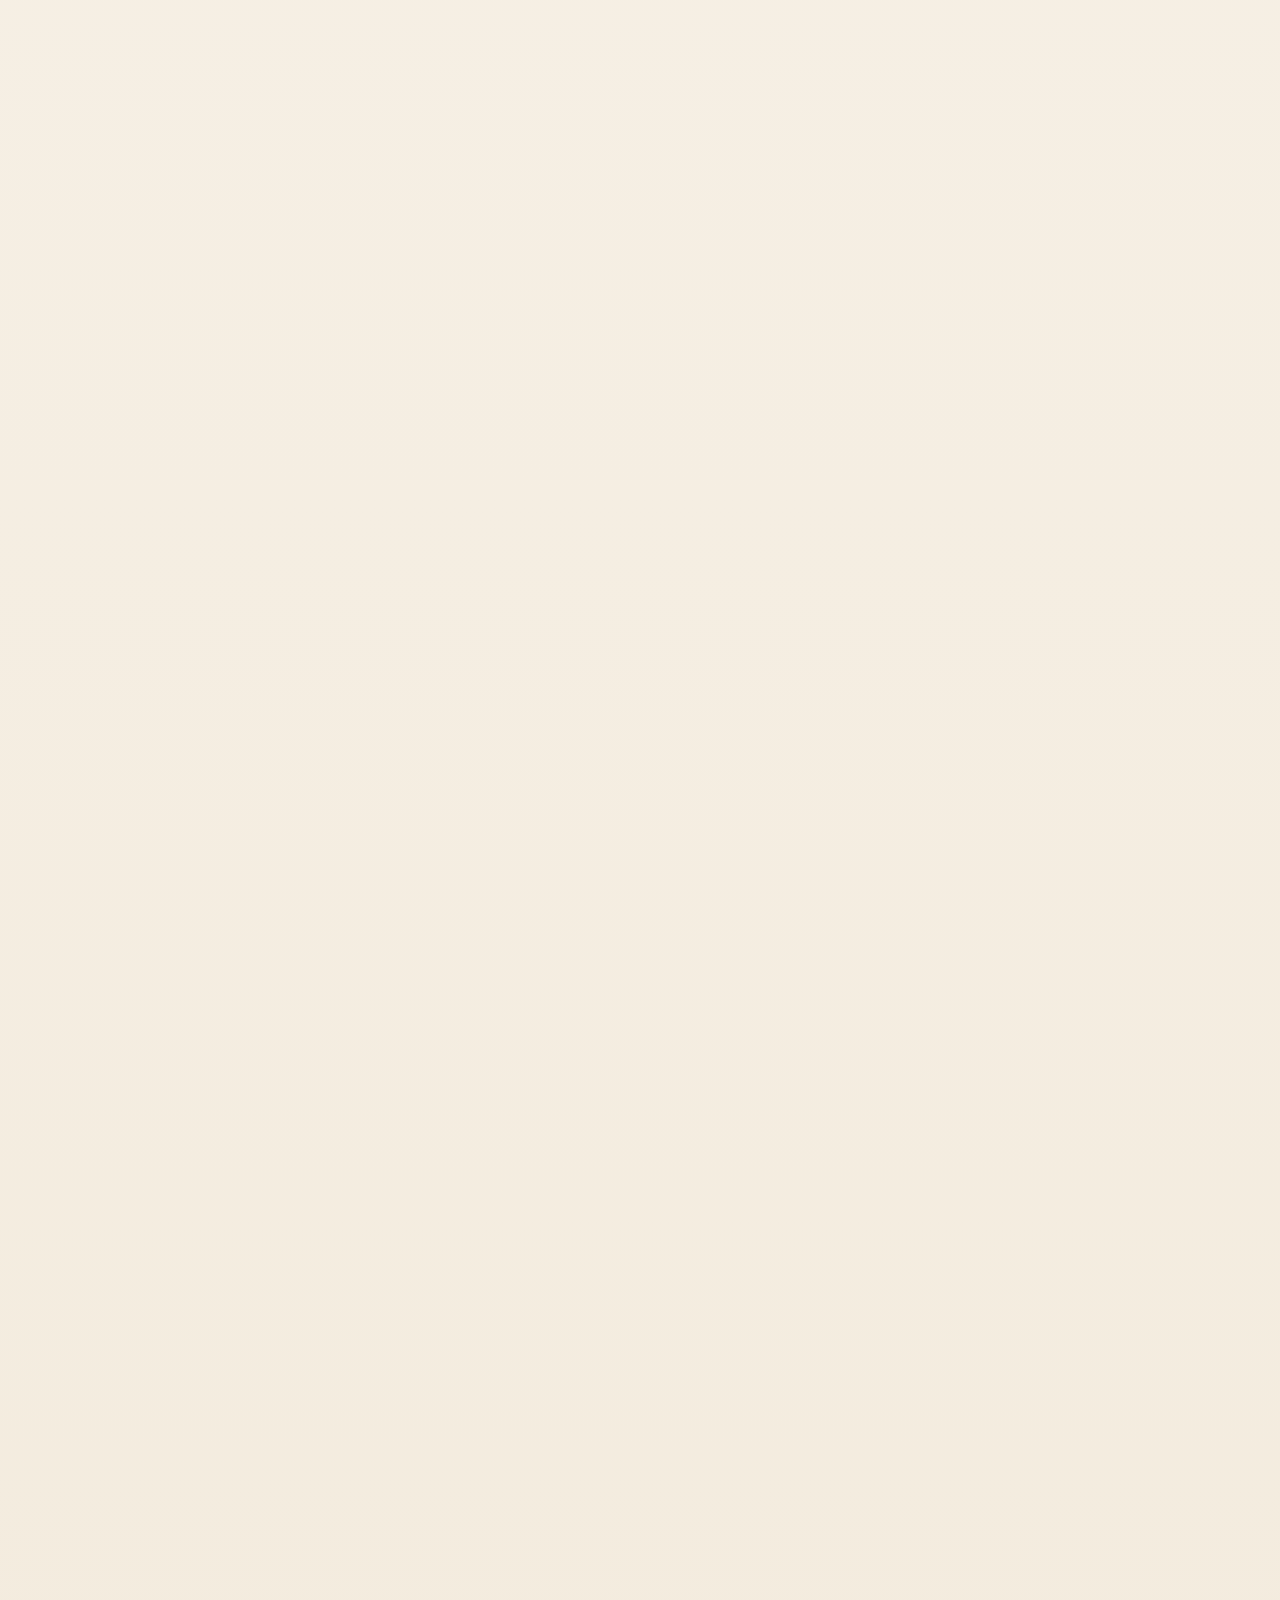
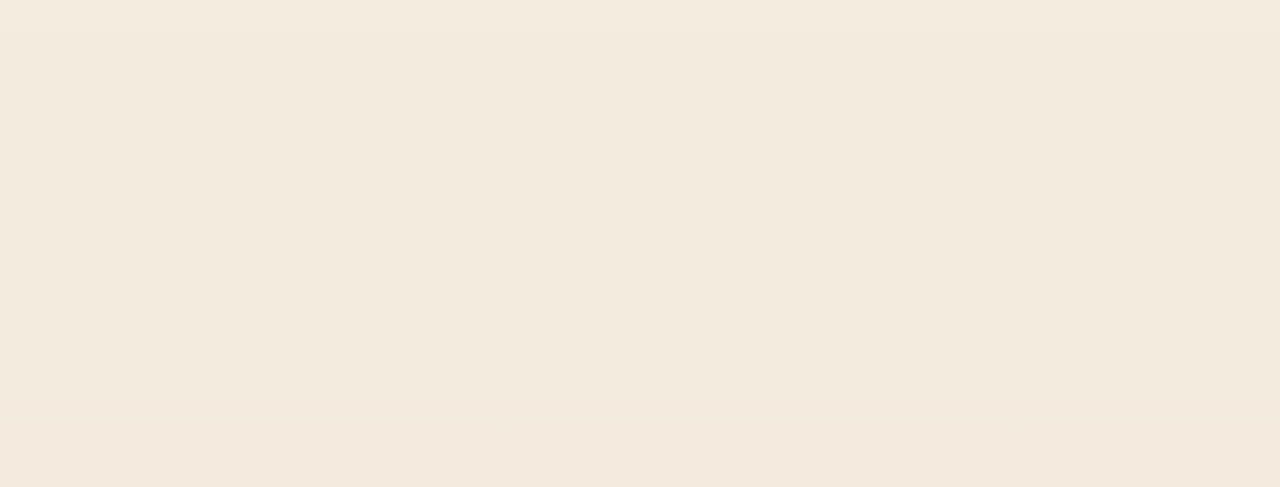
<file: x16.html>
<!doctype html>
<html lang="es-ES"><head><meta charset="utf-8"><meta name="robots" content="noindex"><meta http-equiv="refresh" content="0; url=index.html#systems">
<title>Waterdrop Filter X16 · Próximamente | NASFECO</title><link rel="canonical" href="https://nasfeco.es/"></head>
<body style="background:#F7F1E7;color:#2B1A1C;font-family:system-ui,sans-serif"><p><a href="index.html#systems" style="color:#6B0F1A">Waterdrop Filter X16 · Próximamente</a></p></body></html>
</file>
<file: css/madrid.css>
/* =========================================================
   NASFECO España · Madrid — own design system
   Colours of the Spain logo (cream, burgundy, gold), Archivo (one family, wide bold titles), Madrid arches.
   ========================================================= */
:root{
  --cream:#F7F1E7;--paper:#FFFBF4;--sand:#EFE5D4;--sand2:#E4D5BD;
  --wine:#6B0F1A;--wine2:#8A1A28;--wine-d:#3B0911;--wine-dd:#22060B;
  --gold:#C9A15B;--gold-l:#E3C88F;--gold-d:#94702F;
  --ink:#2B1A1C;--muted:#6F5D5B;--line:rgba(107,15,26,.14);--line-l:rgba(255,240,220,.18);
  --serif:'Archivo',system-ui,-apple-system,'Segoe UI',sans-serif;--sans:'Archivo',system-ui,-apple-system,'Segoe UI',sans-serif;
  --gut:clamp(16px,4vw,48px);--sec:clamp(72px,10vw,136px);--ease:cubic-bezier(.2,.7,.2,1);--hd:76px
}
*{box-sizing:border-box;margin:0;padding:0}
html{scroll-behavior:smooth;-webkit-text-size-adjust:100%}
body{font-family:var(--sans);font-size:16px;line-height:1.6;color:var(--ink);background:var(--cream);-webkit-font-smoothing:antialiased;overflow-x:hidden}
img,video,svg,canvas{display:block;max-width:100%}
button{font:inherit;color:inherit;background:none;border:0;cursor:pointer}
a{color:inherit;text-decoration:none}
input,select{font:inherit;color:inherit}
ol,ul{list-style:none}
.wrap{width:min(1240px,100%);margin-inline:auto;padding-inline:var(--gut)}
section[id]{scroll-margin-top:calc(var(--hd) + 8px)}
:focus-visible{outline:2px solid var(--gold);outline-offset:3px;border-radius:6px}
.skip{position:absolute;left:-999px;top:8px;z-index:999;background:var(--wine);color:var(--paper);padding:8px 14px;border-radius:8px}
.skip:focus{left:8px}

/* ---------- type ---------- */
.d1,.d2,.d3{font-family:var(--serif);font-weight:800;font-stretch:112%;letter-spacing:-.035em;color:var(--ink);text-wrap:balance}
.d1{font-size:clamp(36px,5.4vw,74px);line-height:1}
.d2{font-size:clamp(30px,3.9vw,52px);line-height:1.04}
.d3{font-size:clamp(23px,2.2vw,30px);line-height:1.1}
.d1 em,.d2 em,.d3 em{color:var(--wine)}
.lt{color:var(--paper)}.d1.lt em,.d2.lt em,.d3.lt em{color:var(--gold-l)}
.eb{display:flex;align-items:center;gap:12px;font-size:12px;font-weight:700;letter-spacing:.18em;text-transform:uppercase;color:var(--gold-d);margin-bottom:18px}
.eb i{width:30px;height:1px;background:currentColor;flex:none}
.eb.lt{color:var(--gold-l)}
.lead{font-size:clamp(16.5px,1.35vw,19px);line-height:1.6;color:var(--muted);max-width:56ch;margin-top:18px}
.lead.lt{color:#EADBCB}
.fine{font-size:12.5px;line-height:1.5;color:var(--muted);margin-top:14px}
.fine.lt{color:#D2BCA9}
.row{display:flex;flex-wrap:wrap;gap:12px;margin-top:28px}
.sh{max-width:780px;margin-bottom:clamp(32px,4vw,56px)}
.ul{display:inline-flex;align-items:center;gap:6px;color:var(--wine);font-weight:600;border-bottom:1px solid currentColor;padding-bottom:1px;font-size:inherit}
mark.pend{display:inline;padding:1px 7px;border-radius:6px;background:#FFD84D;color:#3A2A00;font-family:var(--sans);font-style:normal;font-weight:700;font-size:.82em;letter-spacing:0;text-transform:none;box-decoration-break:clone;-webkit-box-decoration-break:clone}
b>mark.pend,strong>mark.pend,span>mark.pend{font-size:clamp(12px,.5em,18px);vertical-align:middle}

/* ---------- buttons ---------- */
.btn{display:inline-flex;align-items:center;gap:12px;min-height:52px;padding:0 7px 0 24px;border-radius:999px;font-size:15px;font-weight:600;white-space:nowrap;transition:transform .3s var(--ease),background .3s,color .3s,border-color .3s}
.btn:not(:has(i)){padding:0 26px;justify-content:center}
.btn i{display:grid;place-items:center;width:38px;height:38px;border-radius:50%;flex:none}
.btn:hover{transform:translateY(-2px)}
.b-wine,.b-navy,.b-wa{background:var(--wine);color:var(--paper)}
.b-wine i,.b-navy i,.b-wa i{background:rgba(255,255,255,.14);color:var(--gold-l)}
.b-wine:hover,.b-navy:hover,.b-wa:hover{background:var(--wine2)}
.b-gold{background:var(--gold);color:var(--wine-dd)}.b-gold i{background:var(--wine-dd);color:var(--gold-l)}
.b-line{border:1px solid rgba(107,15,26,.35);color:var(--wine)}.b-line i{background:rgba(107,15,26,.08)}
.b-line:hover{border-color:var(--wine)}
.b-ghost{border:1px solid rgba(255,240,220,.5);color:var(--paper)}.b-ghost i{background:rgba(255,255,255,.12)}

/* ---------- Madrid arch ---------- */
.arch{position:relative;overflow:hidden;border-radius:999px 999px 26px 26px;isolation:isolate}
.arch::after{content:'';position:absolute;inset:10px;z-index:5;border:1px solid rgba(201,161,91,.55);border-radius:inherit;pointer-events:none}

/* ---------- header ---------- */
.hd{position:fixed;top:0;left:0;right:0;z-index:80;transition:background .35s,box-shadow .35s}
.hd-in{display:flex;align-items:center;gap:24px;height:var(--hd)}
.hd.scr{background:rgba(247,241,231,.93);backdrop-filter:blur(14px);-webkit-backdrop-filter:blur(14px);box-shadow:0 1px 0 var(--line)}
.hd-logo img{width:150px;height:auto}
.hd-nav{display:flex;gap:24px;margin-inline:auto;font-size:14.5px;font-weight:500}
.hd-nav a{position:relative;padding:6px 0}
.hd-nav a::after{content:'';position:absolute;left:0;right:0;bottom:0;height:1px;background:var(--wine);transform:scaleX(0);transition:transform .3s var(--ease)}
.hd-nav a:hover::after{transform:scaleX(1)}
.hd-r{display:flex;align-items:center;gap:10px}
.hd-lang{display:flex;padding:3px;border:1px solid var(--line);border-radius:999px;background:rgba(255,251,244,.6)}
.hd-lang b{font-size:12px;font-weight:700;padding:5px 9px;border-radius:999px;color:var(--muted)}
.hd-lang b.on{background:var(--wine);color:var(--paper)}
.hd-cta{height:44px;padding:0 20px;border-radius:999px;background:var(--wine);color:var(--paper);font-size:14px;font-weight:600;white-space:nowrap;transition:background .3s}
.hd-cta:hover{background:var(--wine2)}
.hd-menu{display:none;place-items:center;width:44px;height:44px;border-radius:50%;border:1px solid var(--line)}
.mnav{position:fixed;inset:0;z-index:79;background:var(--cream);padding:calc(var(--hd) + 24px) var(--gut) 40px;display:flex;flex-direction:column;gap:28px;overflow:auto}
.mnav[hidden]{display:none}
.mnav nav{display:flex;flex-direction:column}
.mnav nav a{font-family:var(--serif);font-size:30px;padding:10px 0;border-bottom:1px solid var(--line)}
.mnav .btn{justify-content:space-between}
.mnav-lang{color:var(--wine);font-weight:600}
@media (max-width:1100px){.hd-nav{display:none}.hd-menu{display:grid}.hd-r{margin-left:auto}}
@media (max-width:600px){.hd .hd-cta{display:none}.hd-logo img{width:128px}}

/* ---------- home: hero ---------- */
.mh{position:relative;padding:calc(var(--hd) + 56px) 0 72px;background:radial-gradient(circle at 78% 42%,#FFF8EC 0%,rgba(255,248,236,0) 45%),var(--cream);overflow:hidden}
.mh::before{content:'';position:absolute;right:-12vw;top:-20vw;width:60vw;height:60vw;border-radius:50%;border:1px solid rgba(201,161,91,.28);pointer-events:none}
.mh-g{position:relative;display:grid;grid-template-columns:1.05fr .95fr;gap:clamp(32px,5vw,80px);align-items:center}
.mh-g>*{min-width:0}
.mh-mini{display:flex;flex-wrap:wrap;gap:10px 22px;margin-top:34px;font-size:14px;color:var(--muted)}
.mh-mini li{display:flex;gap:8px;align-items:center}.mh-mini svg{color:var(--gold-d)}
.mh-v{position:relative;width:100%;max-width:500px;justify-self:end}
.mh-arch,.pd-arch{aspect-ratio:4/5;background:radial-gradient(circle at 50% 62%,#FFFDF8 0%,#F1E5D2 62%,#E6D5BA 100%);box-shadow:0 50px 90px rgba(107,15,26,.14)}
.mh-3d{position:absolute;inset:0;z-index:1}
.mh-3d canvas{position:absolute;inset:0;width:100%!important;height:100%!important;cursor:grab}
.h3-fb{position:absolute;left:50%;top:52%;width:70%;height:auto;transform:translate(-50%,-50%);transition:opacity .6s}
.mh-3d.ready .h3-fb{opacity:0}
.mh-badge{position:absolute;left:-36px;bottom:56px;z-index:6;display:flex;align-items:center;gap:12px;padding:10px 18px 10px 10px;border-radius:18px;background:var(--paper);border:1px solid var(--line);box-shadow:0 20px 40px rgba(59,9,17,.14);font-size:12.5px;color:var(--muted);line-height:1.35;transition:transform .3s var(--ease)}
.mh-badge:hover{transform:translateY(-3px)}
.mh-badge img{width:66px;height:48px;object-fit:cover;border-radius:10px;flex:none}
.mh-badge b{display:block;color:var(--ink);font-size:14px}
.mh-hint{text-align:center;margin-top:16px;font-size:11.5px;font-weight:600;letter-spacing:.14em;text-transform:uppercase;color:var(--muted)}
.mh-c>*{animation:up .9s var(--ease) both}
.mh-c>*:nth-child(2){animation-delay:.08s}.mh-c>*:nth-child(3){animation-delay:.16s}.mh-c>*:nth-child(4){animation-delay:.24s}.mh-c>*:nth-child(5){animation-delay:.32s}
.mh-v{animation:up 1.1s .15s var(--ease) both}
@keyframes up{from{opacity:0;transform:translateY(26px)}to{opacity:1;transform:none}}
@media (max-width:960px){
  .mh{padding-top:calc(var(--hd) + 28px)}
  .mh-g{grid-template-columns:1fr}
  .mh-v{justify-self:center;max-width:400px}
  .mh-badge{left:-6px;bottom:44px}
}

/* ---------- promise strip ---------- */
.vows{background:var(--wine);color:var(--paper)}
.vows-l{display:grid;grid-template-columns:repeat(4,1fr)}
.vows-l li{display:grid;gap:2px;padding:30px 24px;border-left:1px solid var(--line-l)}
.vows-l li:first-child{border-left:0;padding-left:0}
.vows-l i{font-family:var(--serif);font-size:28px;line-height:1;color:var(--gold-l);margin-bottom:8px}
.vows-l b{font-weight:600;font-size:16px}
.vows-l span{font-size:13.5px;color:#E3CFC0}
@media (max-width:860px){.vows-l{grid-template-columns:1fr 1fr}.vows-l li{padding:22px 16px;border-left:0;border-top:1px solid var(--line-l)}.vows-l li:nth-child(-n+2){border-top:0}.vows-l li:nth-child(odd){padding-left:0}}

/* ---------- the system ---------- */
.eq{padding-block:var(--sec)}
.eq-card{display:grid;grid-template-columns:.85fr 1.15fr;gap:clamp(28px,5vw,72px);align-items:center;padding:clamp(18px,3vw,36px);border-radius:34px;background:var(--paper);border:1px solid var(--line);box-shadow:0 30px 70px rgba(59,9,17,.07)}
.eq-card>*{min-width:0}
.eq-img{display:grid;place-items:center;aspect-ratio:4/5;background:radial-gradient(circle at 50% 58%,#fff 0%,#F2E7D6 75%)}
.eq-img img{width:76%;transition:transform .7s var(--ease)}
.eq-img:hover img{transform:scale(1.04)}
.eq-k{font-size:12px;font-weight:700;letter-spacing:.16em;text-transform:uppercase;color:var(--gold-d)}
.eq-n{font-family:var(--serif);font-weight:800;font-stretch:112%;letter-spacing:-.03em;font-size:clamp(72px,10vw,132px);line-height:.92;letter-spacing:-.03em;color:var(--wine);margin:8px 0 14px}
.eq-d{color:var(--muted);max-width:52ch}
.eq-dl{display:grid;grid-template-columns:1fr 1fr;margin-top:24px;border-top:1px solid var(--line)}
.eq-dl div{padding:13px 0;border-bottom:1px solid var(--line)}
.eq-dl div:nth-child(odd){padding-right:18px}
.eq-dl dt{font-size:11.5px;font-weight:600;letter-spacing:.1em;text-transform:uppercase;color:var(--muted)}
.eq-dl dd{font-weight:600;font-size:15px}
.eq-p{display:flex;flex-wrap:wrap;align-items:baseline;gap:6px 14px;margin-top:24px}
.eq-p b{font-family:var(--serif);font-weight:700;font-stretch:106%;letter-spacing:-.015em;font-size:clamp(30px,3vw,40px);line-height:1.1}
.eq-p span{font-size:13px;color:var(--muted)}
.eq-soon{display:flex;flex-wrap:wrap;align-items:center;gap:10px 18px;margin-top:18px;padding:18px 24px;border-radius:22px;border:1px dashed rgba(107,15,26,.32);background:rgba(255,251,244,.55)}
.eq-soon b{font-family:var(--serif);font-weight:700;font-stretch:106%;letter-spacing:-.015em;font-size:22px}
.eq-soon>span:not(.tag){flex:1;min-width:200px;font-size:14px;color:var(--muted)}
.tag{font-size:11px;font-weight:700;letter-spacing:.16em;text-transform:uppercase;padding:6px 12px;border-radius:999px;background:var(--gold);color:var(--wine-dd)}
@media (max-width:860px){.eq-card{grid-template-columns:1fr}.eq-img{max-width:360px;width:100%;justify-self:center}.eq-dl{grid-template-columns:1fr}.eq-dl div:nth-child(odd){padding-right:0}}

/* ---------- comparison table ---------- */
.cmp{padding-block:var(--sec);background:var(--sand)}
.cmp-g{display:grid;grid-template-columns:.8fr 1.2fr;gap:clamp(28px,5vw,72px);align-items:center}
.cmp-g>*{min-width:0}
.cmp .sh{margin-bottom:0}
.tbl{border-radius:28px;overflow:hidden;background:var(--paper);border:1px solid var(--line);box-shadow:0 30px 60px rgba(59,9,17,.06)}
.tbl table{width:100%;border-collapse:collapse}
.tbl th,.tbl td{padding:18px 20px;text-align:left;vertical-align:top;font-size:15px;line-height:1.45;border-bottom:1px solid var(--line)}
.tbl thead th{font-size:11.5px;font-weight:700;letter-spacing:.14em;text-transform:uppercase;color:var(--muted)}
.tbl thead th:last-child{background:var(--wine);color:var(--paper)}
.tbl thead img{display:inline-block;width:20px;height:20px;vertical-align:-5px;margin-right:8px;border-radius:50%;background:var(--paper)}
.tbl tbody th{width:28%;font-weight:600}
.tbl tbody td:nth-child(2){color:var(--muted)}
.tbl tbody td:last-child{background:rgba(107,15,26,.045);font-weight:600;color:var(--wine)}
.tbl td i{display:inline-grid;place-items:center;width:22px;height:22px;margin-right:8px;border-radius:50%;background:var(--gold);color:var(--wine-dd);vertical-align:-5px}
.tbl tr:last-child>*{border-bottom:0}
@media (max-width:960px){.cmp-g{grid-template-columns:1fr}}
@media (max-width:640px){
  .tbl thead tr,.tbl tbody tr{display:grid;grid-template-columns:1fr 1fr}
  .tbl thead th:first-child{display:none}
  .tbl tbody th{grid-column:1/-1;width:auto;padding:16px 16px 4px;border-bottom:0;font-size:13px;letter-spacing:.06em;text-transform:uppercase;color:var(--gold-d)}
  .tbl th,.tbl td{padding:10px 16px 16px;font-size:14px}
  .tbl thead th{padding:14px 16px}
}

/* ---------- 3 vs 8 ---------- */
.duo{padding-block:var(--sec)}
.duo-g{display:grid;grid-template-columns:.8fr 1.2fr;gap:18px}
.duo-g>*{min-width:0}
.duo-you,.duo-us{position:relative;overflow:hidden;padding:clamp(26px,4vw,48px);border-radius:32px}
.duo-you{background:var(--paper);border:1px solid var(--line)}
.duo-us{background:var(--wine-d);color:var(--paper)}
.duo-n{position:absolute;right:20px;top:-26px;font-family:var(--serif);font-size:clamp(150px,17vw,230px);line-height:1;color:rgba(107,15,26,.08);pointer-events:none}
.duo-us .duo-n{color:rgba(227,200,143,.12)}
.duo-t{position:relative;font-family:var(--serif);font-size:32px;color:var(--wine);margin-bottom:14px}
.duo-us .duo-t{color:var(--gold-l)}
.duo ol{position:relative;display:grid}
.duo-you ol{counter-reset:y}
.duo-you li{counter-increment:y;padding:17px 0;border-bottom:1px solid var(--line);font-size:18px;font-weight:500}
.duo-you li::before{content:counter(y,decimal-leading-zero);font-family:var(--serif);color:var(--gold-d);margin-right:14px}
.duo-us ol{grid-template-columns:1fr 1fr;gap:0 26px}
.duo-us li{display:flex;gap:12px;padding:13px 0;border-bottom:1px solid var(--line-l);font-size:15px;line-height:1.45}
.duo-us li i{flex:none;min-width:34px;font-family:var(--serif);color:var(--gold)}
.duo-us .btn{margin-top:30px}
@media (max-width:960px){.duo-g{grid-template-columns:1fr}}
@media (max-width:600px){.duo-us ol{grid-template-columns:1fr}}

/* ---------- welcome kit, photo with points ---------- */
.kitm{padding-block:var(--sec);background:linear-gradient(160deg,var(--wine-d) 0%,var(--wine-dd) 100%);color:var(--paper);overflow:hidden}
.kitm-g{display:grid;grid-template-columns:.85fr 1.15fr;gap:clamp(28px,5vw,72px);align-items:center}
.kitm-g>*{min-width:0}
.kit-l{display:grid;gap:8px;margin-top:30px}
.kit-i{display:flex;gap:16px;width:100%;padding:14px 16px;border-radius:18px;border:1px solid var(--line-l);text-align:left;transition:background .3s,border-color .3s}
.kit-i i{flex:none;min-width:30px;font-family:var(--serif);font-size:20px;color:var(--gold-l)}
.kit-i b{display:block;font-weight:600}
.kit-i small{display:block;max-height:0;overflow:hidden;font-size:13.5px;line-height:1.45;color:#DCC8B8;transition:max-height .45s var(--ease),margin .45s}
.kit-i.on{background:rgba(255,240,220,.08);border-color:rgba(227,200,143,.55)}
.kit-i.on small{max-height:70px;margin-top:3px}
.kitm-a{border-radius:46% 46% 26px 26px / 32% 32% 26px 26px;box-shadow:0 40px 90px rgba(0,0,0,.35)}
.kitm-a img{width:100%;height:auto}
.kit-dot{position:absolute;z-index:6;display:grid;place-items:center;width:40px;height:40px;border-radius:50%;transform:translate(-50%,-50%);background:var(--paper);color:var(--wine);font-family:var(--serif);font-size:14px;box-shadow:0 10px 24px rgba(0,0,0,.28);transition:transform .3s var(--ease),background .3s}
.kit-dot::before{content:'';position:absolute;inset:-7px;border-radius:50%;border:1px solid rgba(255,251,244,.85);animation:pulse 2.4s infinite}
.kit-dot.on{background:var(--gold);color:var(--wine-dd);transform:translate(-50%,-50%) scale(1.15)}
.kitm-f figcaption{margin-top:14px;text-align:center;font-size:12px;color:#CDB9A6}
@keyframes pulse{from{transform:scale(.9);opacity:1}to{transform:scale(1.5);opacity:0}}
@media (max-width:960px){.kitm-g{grid-template-columns:1fr}}
@media (max-width:600px){.kit-dot{width:32px;height:32px;font-size:12px}}

/* ---------- team ---------- */
.team{padding-block:var(--sec)}
.team-f{position:relative;overflow:hidden;border-radius:34px;border:1px solid var(--line);box-shadow:0 30px 70px rgba(59,9,17,.08)}
.team-f img{width:100%;height:auto}
.team-f figcaption{position:absolute;right:14px;bottom:14px;padding:6px 12px;border-radius:999px;background:rgba(255,251,244,.88);font-size:11px;color:var(--muted)}
.team-l{display:grid;grid-template-columns:repeat(4,1fr);gap:16px;margin-top:22px}
.team-l li{padding:22px;border-radius:22px;background:var(--paper);border:1px solid var(--line)}
.team-l i{display:inline-block;margin-bottom:14px;padding:5px 10px;border-radius:999px;background:rgba(107,15,26,.08);color:var(--wine);font-style:normal;font-size:11.5px;font-weight:800;letter-spacing:.08em}
.team-l b{display:block;font-family:var(--serif);font-weight:700;font-stretch:106%;letter-spacing:-.015em;font-size:20px;line-height:1.2}
.team-l p{margin-top:6px;font-size:14px;line-height:1.5;color:var(--muted)}
.team-c{background:var(--sand)}
@media (max-width:960px){.team-l{grid-template-columns:1fr 1fr}}
@media (max-width:520px){.team-l{grid-template-columns:1fr}.team-f{border-radius:24px}}

/* ---------- do we cover you? ---------- */
.zona{position:relative;overflow:hidden;padding-block:clamp(64px,8vw,112px);background:var(--wine);color:var(--paper)}
.zona::before{content:'';position:absolute;inset:0;opacity:.9;pointer-events:none;background-image:radial-gradient(circle at 50% 100%,transparent 57%,rgba(227,200,143,.16) 58%,rgba(227,200,143,.16) 60%,transparent 61%);background-size:110px 110px;-webkit-mask-image:linear-gradient(90deg,transparent 30%,#000);mask-image:linear-gradient(90deg,transparent 30%,#000)}
.zona-g{position:relative;display:grid;grid-template-columns:1fr 1fr;gap:clamp(28px,5vw,72px);align-items:center}
.zona-g>*{min-width:0}
.zona-f{padding:clamp(22px,3vw,34px);border-radius:28px;background:var(--paper);color:var(--ink);box-shadow:0 30px 70px rgba(0,0,0,.25)}
.zona-f label{font-size:14px;font-weight:600}
.zona-in{display:flex;align-items:center;gap:8px;margin-top:10px;padding:6px 6px 6px 16px;border-radius:999px;border:1px solid var(--line);background:#fff}
.zona-in>span{color:var(--wine);flex:none}
.zona-in input{flex:1;min-width:0;height:46px;border:0;outline:0;background:transparent;font-size:20px;letter-spacing:.14em}
.zona-in .btn{min-height:46px}
.zona-in .btn i{width:34px;height:34px}
.zona-r{margin-top:14px;padding:14px 16px;border-radius:16px;font-size:14.5px;line-height:1.5}
.zona-r:empty{display:none}
.zona-r b{display:block;font-size:16px}
.zona-r.ok{background:#EEF2E4;color:#2D4721}.zona-r.no{background:#F6E2DE;color:#7A1F1F}
.zona-r .ul{font-size:14px}
@media (max-width:860px){.zona-g{grid-template-columns:1fr}}
@media (max-width:420px){.zona-in .btn span{display:none}.zona-in .btn{padding:0 6px}}

/* ---------- YouTube Shorts ---------- */
.sht{padding-block:var(--sec)}
.sht-g{display:grid;grid-template-columns:.75fr 1.25fr;gap:clamp(28px,5vw,64px);align-items:center}
.sht-g>*{min-width:0}
.sht .sh{margin-bottom:0}
.sht-l{display:grid;grid-template-columns:repeat(3,1fr);gap:14px}
.short h3{margin-top:12px;font-family:var(--serif);font-weight:700;font-stretch:106%;letter-spacing:-.015em;font-size:18px;line-height:1.25}
.short small{font-size:12px;color:var(--muted)}
.yt-s{position:relative;aspect-ratio:9/16;overflow:hidden;border-radius:110px 110px 20px 20px;background:var(--wine-d)}
.yt-s img,.yt-s iframe{position:absolute;inset:0;width:100%;height:100%;object-fit:cover;border:0}
.yt-s iframe{opacity:0;transition:opacity .5s}
.yt-s.on iframe{opacity:1}
.yt-gate{position:absolute;left:10px;right:10px;bottom:10px;z-index:2;display:grid;gap:10px;padding:14px;border-radius:14px;background:rgba(34,6,11,.85);backdrop-filter:blur(8px);-webkit-backdrop-filter:blur(8px);color:#F3E6D8;font-size:12.5px;line-height:1.4;text-align:center}
.yt-gate .btn{min-height:42px;font-size:13px;padding:0 14px}
.yt-ok .yt-gate{display:none}
@media (max-width:960px){.sht-g{grid-template-columns:1fr}}
@media (max-width:640px){.sht-l{grid-template-columns:none;grid-auto-flow:column;grid-auto-columns:72%;overflow-x:auto;scroll-snap-type:x mandatory;padding-bottom:8px;scrollbar-width:none}.sht-l>*{scroll-snap-align:start}}

/* ---------- FAQ ---------- */
.faq{padding-block:var(--sec);background:var(--sand)}
.faq-g{display:grid;grid-template-columns:.8fr 1.2fr;gap:clamp(28px,5vw,72px);align-items:start}
.faq-g>*{min-width:0}
.faq-l{position:sticky;top:calc(var(--hd) + 34px)}
.faq details{border-bottom:1px solid var(--line)}
.faq details:first-child{border-top:1px solid var(--line)}
.faq summary{display:flex;align-items:center;gap:16px;padding:22px 0;list-style:none;cursor:pointer;font-family:var(--serif);font-weight:700;font-stretch:106%;letter-spacing:-.015em;font-size:clamp(19px,1.7vw,23px);line-height:1.25}
.faq summary::-webkit-details-marker{display:none}
.faq summary i{flex:none;min-width:28px;font-size:15px;color:var(--gold-d)}
.faq summary span{flex:1}
.faq summary b{flex:none;display:grid;place-items:center;width:36px;height:36px;border-radius:50%;border:1px solid var(--line);transition:transform .35s var(--ease),background .3s,color .3s}
.faq details[open] summary b{transform:rotate(45deg);background:var(--wine);border-color:var(--wine);color:var(--paper)}
.faq details p{padding:0 52px 22px 44px;color:var(--muted)}
@media (max-width:960px){.faq-g{grid-template-columns:1fr}.faq-l{position:static}.faq details p{padding:0 0 20px 44px}}

/* ---------- closing ---------- */
.cta{padding-block:var(--sec);background:radial-gradient(circle at 82% 30%,var(--wine2) 0%,var(--wine-d) 55%,var(--wine-dd) 100%);color:var(--paper);overflow:hidden}
.cta-g{display:grid;grid-template-columns:1.2fr .8fr;gap:clamp(28px,5vw,72px);align-items:center}
.cta-g>*{min-width:0}
.cta-a{display:grid;place-items:center;width:100%;max-width:380px;justify-self:end;aspect-ratio:4/5;background:radial-gradient(circle at 50% 58%,#fff 0%,#EFE2CD 80%)}
.cta-a img{width:74%}
@media (max-width:860px){.cta-g{grid-template-columns:1fr}.cta-a{justify-self:center;max-width:300px}}

/* ---------- footer ---------- */
.ft{padding:clamp(56px,7vw,90px) 0 26px;background:var(--wine-dd);color:#E6D6C8}
.ft-top{display:grid;grid-template-columns:1.4fr 1fr 1fr 1fr;gap:32px}
.ft-brand img{width:190px;height:auto}
.ft-brand p{max-width:32ch;margin-top:18px;font-size:14px;color:#BFA999}
.ft-h{margin-bottom:14px;font-size:12px;font-weight:700;letter-spacing:.16em;text-transform:uppercase;color:var(--gold-l)}
.ft-top a,.ft-top p,.ft-l{display:block;padding:4px 0;text-align:left;font-size:14.5px;color:#E6D6C8}
.ft-top a:hover,.ft-l:hover{color:var(--gold-l)}
.ft-b{display:flex;flex-wrap:wrap;justify-content:space-between;gap:12px;margin-top:48px;padding-top:22px;border-top:1px solid var(--line-l);font-size:12.5px;color:#BFA999}
.ft-b a:hover{color:var(--gold-l)}
@media (max-width:960px){.ft-top{grid-template-columns:1fr 1fr}.ft-brand{grid-column:1/-1}}
@media (max-width:480px){.ft-top{grid-template-columns:1fr}}

/* ---------- product page ---------- */
.pd{padding:calc(var(--hd) + 44px) 0 64px;background:radial-gradient(circle at 25% 45%,#FFF8EC 0%,rgba(255,248,236,0) 50%),var(--cream)}
.pd-g{display:grid;grid-template-columns:1fr 1fr;gap:clamp(28px,5vw,80px);align-items:center}
.pd-g>*{min-width:0}
.pd-v{width:100%;max-width:500px}
.crumb{margin-bottom:18px;font-size:13px;color:var(--muted)}.crumb a{color:var(--wine)}
.chips{display:flex;flex-wrap:wrap;gap:8px;margin-top:18px}
.chips span{padding:6px 12px;border-radius:999px;border:1px solid var(--line);background:var(--paper);font-size:13px}
.pd-col{margin-top:12px;font-size:14px;color:var(--muted)}
.pd-p{margin-top:22px;padding:18px 22px;border-radius:20px;background:var(--paper);border:1px solid var(--line)}
.pd-p b{display:block;font-family:var(--serif);font-weight:700;font-stretch:106%;letter-spacing:-.015em;font-size:clamp(30px,3vw,40px);line-height:1.15}
.pd-p span{font-size:13px;color:var(--muted)}
.pd-inc{display:grid;grid-template-columns:1fr 1fr;gap:10px 18px;margin-top:24px;font-size:14px}
.pd-inc li{display:flex;align-items:center;gap:10px}.pd-inc svg{flex:none;color:var(--gold-d)}
@media (max-width:960px){.pd-g{grid-template-columns:1fr}.pd-v{justify-self:center;max-width:400px}}
@media (max-width:480px){.pd-inc{grid-template-columns:1fr}}
.sub{position:sticky;top:var(--hd);z-index:60;background:rgba(247,241,231,.95);backdrop-filter:blur(12px);-webkit-backdrop-filter:blur(12px);border-block:1px solid var(--line)}
.sub-in{display:flex;align-items:center;gap:22px;height:56px;overflow-x:auto;scrollbar-width:none;font-size:14px}
.sub-in::-webkit-scrollbar{display:none}
.sub-in b{flex:none;font-family:var(--serif);font-weight:700;font-stretch:106%;letter-spacing:-.015em;font-size:20px;color:var(--wine)}
.sub-in a{flex:none;white-space:nowrap;color:var(--muted)}.sub-in a:hover{color:var(--wine)}
.sub .hd-cta{flex:none;height:38px;margin-left:auto}
.gal{padding-block:clamp(56px,7vw,100px)}
.gal-g{display:grid;grid-template-columns:1fr 112px;gap:14px}
.gal-g>*{min-width:0}
.gal-main{display:grid;place-items:center;aspect-ratio:16/10;overflow:hidden;border-radius:30px;background:radial-gradient(circle at 50% 50%,#fff 0%,#F0E4D1 85%);border:1px solid var(--line)}
.gal-main img{width:100%;height:100%;object-fit:contain;padding:4%}
.gal-ths{display:grid;gap:10px;align-content:start}
.pdp-th{aspect-ratio:1;overflow:hidden;border-radius:16px;border:1px solid var(--line);background:#fff;transition:box-shadow .3s}
.pdp-th img{width:100%;height:100%;object-fit:cover}
.pdp-th.on{box-shadow:0 0 0 2px var(--wine)}
.gal .fine{grid-column:1/-1;margin-top:0}
@media (max-width:760px){.gal-g{grid-template-columns:1fr}.gal-ths{grid-template-columns:repeat(5,1fr)}.gal-main{aspect-ratio:1}}
.psh{padding-block:var(--sec);background:var(--sand)}
.psh-g{display:grid;grid-template-columns:.55fr 1.45fr;gap:clamp(28px,5vw,80px);align-items:center}
.psh-g>*{min-width:0}
.psh .short{max-width:320px;width:100%}
.ticks{display:grid;gap:10px;margin-top:22px}
.ticks li{display:flex;align-items:center;gap:10px}.ticks svg{flex:none;color:var(--wine)}
@media (max-width:760px){.psh-g{grid-template-columns:1fr}.psh .short{justify-self:center;max-width:280px}}
.feat{padding-block:var(--sec)}
.feat-g{display:grid;grid-template-columns:repeat(4,1fr);gap:18px}
.ft-m{aspect-ratio:3/4;background:var(--wine-d)}
.ft-m video{width:100%;height:100%;object-fit:cover}
.ft-c i{display:block;margin-top:16px;font-family:var(--serif);color:var(--gold-d)}
.ft-c h3{margin-top:4px;font-family:var(--serif);font-weight:700;font-stretch:106%;letter-spacing:-.015em;font-size:21px;line-height:1.2}
.ft-c p{margin-top:6px;font-size:14px;color:var(--muted)}
@media (max-width:960px){.feat-g{grid-template-columns:1fr 1fr}}
@media (max-width:420px){.feat-g{gap:12px}.ft-c h3{font-size:18px}}

/* ---------- installation story (3D follows the scroll) ---------- */
.ins{position:relative;height:640vh;background:linear-gradient(180deg,var(--cream) 0%,var(--sand) 100%)}
.ins-st{position:sticky;top:0;height:100svh;overflow:hidden}
.ins-3d{position:absolute;inset:0}
.ins-3d canvas{position:absolute;inset:0;width:100%!important;height:100%!important}
.ins-3d.no3d{background:var(--sand)}
.ins-c{position:absolute;left:var(--gut);top:50%;z-index:3;width:min(440px,40vw);padding:30px;transform:translateY(-50%);border-radius:28px;background:rgba(255,251,244,.88);border:1px solid var(--line);backdrop-filter:blur(16px);-webkit-backdrop-filter:blur(16px);box-shadow:0 30px 60px rgba(59,9,17,.1)}
.ins .eb{margin-bottom:10px}
.ins-steps{display:grid;gap:2px;margin-top:18px}
.ins-steps li{display:flex;gap:12px;padding:10px 12px;border-radius:16px;opacity:.42;transition:opacity .4s,background .4s}
.ins-steps li span{flex:none;display:grid;place-items:center;width:32px;height:32px;border-radius:50%;border:1px solid var(--line);font-family:var(--serif);font-size:13px;color:var(--gold-d);transition:background .4s,color .4s}
.ins-steps li b{display:block;margin-top:4px;font-size:15px;line-height:1.3}
.ins-steps li p{max-height:0;overflow:hidden;font-size:13.5px;line-height:1.45;color:var(--muted);transition:max-height .5s var(--ease),margin .5s}
.ins-steps li.on{opacity:1;background:#fff}
.ins-steps li.on span{background:var(--wine);color:var(--gold-l);border-color:var(--wine)}
.ins-steps li.on p{max-height:80px;margin-top:4px}
.ins-steps li.done{opacity:.75}
.ins-bar{height:3px;margin-top:16px;overflow:hidden;border-radius:3px;background:var(--line)}
.ins-bar i{display:block;width:0;height:100%;background:linear-gradient(90deg,var(--gold),var(--wine))}
.ins .fine{font-size:11px}
.ins-hint{position:absolute;left:50%;bottom:20px;z-index:3;transform:translateX(-50%);font-size:11px;font-weight:700;letter-spacing:.16em;text-transform:uppercase;color:var(--muted);transition:opacity .4s}
.ins.past .ins-hint{opacity:0}
@media (max-width:900px){
  .ins{height:520vh}
  .ins-c{left:12px;right:12px;top:auto;bottom:12px;width:auto;padding:18px;transform:none}
  .ins .d3{font-size:22px}
  .ins-steps li:not(.on){display:none}
  .ins-hint{display:none}
}

/* ---------- will it fit? ---------- */
.ms{padding-block:var(--sec);background:var(--sand)}
.ms-g{display:grid;grid-template-columns:1.35fr .65fr;gap:16px;align-items:stretch}
.ms-g>*{min-width:0}
.ms-view{position:relative;min-height:580px;overflow:hidden;border-radius:30px;background:radial-gradient(ellipse at 50% 35%,#FFFCF6 0%,#F1E6D4 60%,#E4D3B8 100%);border:1px solid var(--line)}
.ms-view canvas{position:absolute;inset:0;width:100%!important;height:100%!important;cursor:grab}
.ms-view.no3d::after{content:'3D';position:absolute;inset:0;display:grid;place-items:center;color:var(--muted)}
.ms-help{position:absolute;left:16px;bottom:14px;z-index:4;font-size:12px;color:var(--muted)}
.ms-side{display:flex;flex-direction:column;gap:16px}
.ms-card{padding:24px;border-radius:24px;background:var(--paper);border:1px solid var(--line)}
.ms-card .eb{margin-bottom:12px}
.ms-card h3{font-family:var(--serif);font-weight:700;font-stretch:106%;letter-spacing:-.015em;font-size:26px;line-height:1.1}
.spec{display:grid;grid-template-columns:1fr auto;gap:8px 12px;font-size:15px}
.spec span{color:var(--muted)}.spec b{font-weight:600;text-align:right}
.fit-f{display:grid;grid-template-columns:repeat(3,minmax(0,1fr));gap:8px;margin-top:14px}
.fit-f label{display:flex;flex-direction:column;gap:4px;font-size:12px;color:var(--muted)}
.fit-f input{width:100%;height:46px;padding:0 12px;border-radius:12px;border:1px solid var(--line);background:var(--cream);font-size:16px}
.fit-r{margin-top:14px;padding:14px 16px;border-radius:14px;font-size:14px;line-height:1.45}
.fit-r.ok{background:#EEF2E4;color:#2D4721}.fit-r.no{background:#F6E2DE;color:#7A1F1F}
.fit-r b{display:block;margin-bottom:2px;font-size:16px}
.ms-card .btn{margin-top:16px}
@media (max-width:960px){.ms-g{grid-template-columns:1fr}.ms-view{min-height:440px}}

/* ---------- spec sheet ---------- */
.spx{padding-block:var(--sec)}
.spx-g{display:grid;grid-template-columns:.7fr 1.3fr;gap:clamp(28px,5vw,72px);align-items:start}
.spx-g>*{min-width:0}
.spx-l>div{display:grid;grid-template-columns:.8fr 1.2fr;gap:16px;padding:16px 0;border-bottom:1px solid var(--line)}
.spx-l>div:first-child{border-top:1px solid var(--line)}
.spx-l dt{font-size:14px;color:var(--muted)}.spx-l dd{font-weight:500}.spx-l dd small{color:var(--muted)}
@media (max-width:860px){.spx-g{grid-template-columns:1fr}.spx-l>div{grid-template-columns:1fr;gap:2px}}

/* ---------- welcome kit in 3D (product page) ---------- */
.k3{padding-block:var(--sec);background:linear-gradient(180deg,var(--cream),var(--sand))}
.k3-g{display:grid;grid-template-columns:.7fr 1.3fr;gap:clamp(28px,5vw,64px);align-items:center}
.k3-g>*{min-width:0}
.k3 .btn{margin-top:24px}
.kit-3d{position:relative;aspect-ratio:1.2;min-height:460px}
.kit-3d canvas{position:absolute;inset:0;width:100%!important;height:100%!important;cursor:grab}
.kit-fb{position:absolute;inset:8%;width:84%;height:84%;object-fit:cover;border-radius:28px;transition:opacity .8s}
.kit-3d.ready .kit-fb{opacity:0;pointer-events:none}
@media (max-width:960px){.k3-g{grid-template-columns:1fr}.kit-3d{aspect-ratio:auto;min-height:0;height:min(92vw,500px)}}

/* ---------- 3D labels ---------- */
.x3-pin{position:absolute;left:0;top:0;z-index:4;margin-top:-10px;padding:7px 13px;border-radius:999px;background:var(--paper);color:var(--ink);font-size:12px;font-weight:700;white-space:nowrap;pointer-events:none;box-shadow:0 10px 24px rgba(59,9,17,.18);opacity:0;transition:opacity .45s var(--ease)}
.x3-pin.on{opacity:1}
.x3-pin.dk{background:var(--wine);color:var(--paper)}
.x3-pin.gd{background:var(--gold);color:var(--wine-dd)}
.x3-pin.kt{background:var(--paper);color:var(--wine);border:1px solid rgba(201,161,91,.6);font-size:13px}
.x3-dim{position:absolute;left:0;top:0;z-index:3;padding:4px 9px;border-radius:999px;background:var(--wine);color:var(--paper);font-size:12px;font-weight:600;white-space:nowrap;pointer-events:none;transition:opacity .3s}
.x3-tag{position:absolute;left:0;top:0;z-index:3;padding:3px 9px;border-radius:999px;background:var(--paper);color:var(--ink);border:1px solid var(--line);font-size:11px;white-space:nowrap;pointer-events:none}
.x3-tag:empty{display:none}
@media (max-width:760px){.x3-pin{font-size:10.5px;padding:5px 9px}.x3-pin.kt{font-size:10.5px}}

/* ---------- dialogs and assessment form ---------- */
.dlg{margin:auto;width:min(620px,calc(100% - 24px));max-height:calc(100svh - 24px);overflow:auto;padding:clamp(26px,4vw,44px);border:0;border-radius:26px;background:var(--paper);color:var(--ink);box-shadow:0 40px 80px rgba(34,6,11,.35)}
.dlg::backdrop{background:rgba(34,6,11,.55);backdrop-filter:blur(6px)}
.dlg[open]{animation:up .45s var(--ease)}
.dx{position:absolute;right:16px;top:16px;z-index:3;display:grid;place-items:center;width:42px;height:42px;border-radius:50%;background:var(--sand)}
.dlg .h3{margin-bottom:16px;padding-right:44px;font-family:var(--serif);font-weight:800;font-stretch:112%;letter-spacing:-.03em;font-size:clamp(26px,2.6vw,34px);line-height:1.1}
.dlg .h3 em{color:var(--wine)}
.in-p p{margin-top:12px;color:var(--muted)}
.dlg-book{width:min(1000px,calc(100% - 24px));padding:0;display:none}
.dlg-book[open]{display:grid;grid-template-columns:.8fr 1.2fr}
.bk-side{display:flex;flex-direction:column;gap:22px;padding:clamp(26px,4vw,44px);background:var(--wine-d);color:var(--paper)}
.bk-logo{width:150px;height:auto}
.bk-side h3{font-family:var(--serif);font-weight:800;font-stretch:112%;letter-spacing:-.03em;font-size:clamp(28px,2.8vw,38px);line-height:1.1}
.bk-side h3 em{color:var(--gold-l)}
.bk-sum{display:flex;align-items:center;gap:14px;margin-top:auto;padding:14px;border-radius:18px;background:rgba(255,240,220,.08)}
.bk-sum img{flex:none;width:76px;height:76px;object-fit:contain;padding:6px;border-radius:12px;background:#fff}
.bk-sum b{display:block;font-weight:600;font-size:14px}
.bk-sum span{display:block;font-family:var(--serif);font-size:20px;line-height:1.2;color:var(--gold-l)}
.bk-sum small{display:block;font-size:12px;color:#D2BCA9}
.bk-main{position:relative;display:flex;flex-direction:column;padding:clamp(26px,4vw,44px)}
.bk-prog{display:flex;align-items:center;gap:6px;margin-bottom:24px;padding-right:50px}
.bk-prog span{flex:1;height:3px;border-radius:2px;background:var(--sand2)}
.bk-prog span.on{background:var(--wine)}
.bk-prog b{margin-left:10px;font-size:12px;font-weight:500;color:var(--muted)}
.bk-main .d3{margin-bottom:6px}
.bk-sub{color:var(--muted)}
.bk-btns{justify-content:space-between}
.bk-err{min-height:20px;margin-top:12px;font-size:14px;color:#A3261E}
.fld{display:flex;flex-direction:column;gap:6px;margin-top:16px}
.fld label{font-size:14px;font-weight:500}
.fld label small{font-weight:400;color:var(--muted)}
.fld input,.fld select{height:50px;padding:0 16px;border-radius:14px;border:1px solid var(--line);background:#fff}
.fld input:focus,.fld select:focus{outline:2px solid var(--gold);outline-offset:0;border-color:transparent}
.fld.bad input,.fld.bad select{border-color:#A3261E}
.fld .msg{font-size:13px;color:#A3261E}
.f2{display:grid;grid-template-columns:1fr 1fr;gap:12px}
.seg{display:flex;flex-wrap:wrap;gap:6px}
.seg label{display:inline-flex;align-items:center;gap:8px;height:44px;padding:0 16px;border-radius:999px;border:1px solid var(--line);font-size:14px;font-weight:400;cursor:pointer}
.seg label:has(input:checked){border-color:var(--wine);background:#fff;font-weight:600}
.seg input,.choice input{accent-color:var(--wine)}
.choice{display:flex;align-items:center;gap:14px;margin-top:10px;padding:16px 18px;border-radius:16px;border:1px solid var(--line);cursor:pointer;transition:border-color .3s,background .3s}
.choice:has(input:checked){border-color:var(--wine);background:#fff}
.choice input{flex:none;width:18px;height:18px}
.choice span{flex:1}.choice b{display:block;font-weight:600}.choice small{display:block;font-size:13px;color:var(--muted)}
.choice strong{font-family:var(--serif);font-weight:700;font-stretch:106%;letter-spacing:-.015em;font-size:18px;text-align:right}
.choice.soon{opacity:.5;cursor:not-allowed}
.choice.soon strong{font-family:var(--sans);font-size:12px;letter-spacing:.12em;text-transform:uppercase;color:var(--gold-d)}
.chk{display:flex!important;align-items:flex-start;gap:10px;font-size:14px;line-height:1.45;cursor:pointer}
.chk input{flex:none;width:20px;height:20px;margin-top:1px;accent-color:var(--wine)}
.fld.bad .chk span{color:#A3261E}
.bk-done dl{display:grid;grid-template-columns:auto 1fr;gap:6px 18px;margin-top:10px;font-size:15px}
.bk-done dt{color:var(--muted)}
.bk-done .row{margin-top:24px}
.bk-done .note{margin-top:16px;padding:14px 16px;border-radius:14px;background:var(--sand);font-size:13px}
@media (max-width:760px){.dlg-book[open]{grid-template-columns:1fr}.bk-side{display:none}.f2{grid-template-columns:1fr}.bk-done dl{grid-template-columns:1fr;gap:0}.bk-done dd{margin-bottom:8px}}

/* ---------- questions button ---------- */
.cc-btn{position:fixed;right:18px;bottom:18px;z-index:90;display:flex;align-items:center;gap:10px;height:52px;padding:0 20px 0 16px;border-radius:999px;background:var(--wine);color:var(--paper);box-shadow:0 16px 36px rgba(59,9,17,.3);font-size:14px;font-weight:600}
.cc-btn svg{color:var(--gold-l)}
.cc{position:fixed;right:18px;bottom:82px;z-index:91;width:min(380px,calc(100% - 36px));max-height:calc(100svh - 110px);overflow:auto;padding:22px;border-radius:24px;background:var(--paper);border:1px solid var(--line);box-shadow:0 30px 60px rgba(59,9,17,.25)}
.cc[hidden]{display:none}
.cc-h{display:flex;align-items:center;gap:12px;padding-bottom:14px;border-bottom:1px solid var(--line)}
.cc-h small{display:block;font-size:11px;font-weight:700;letter-spacing:.12em;text-transform:uppercase;color:var(--gold-d)}
.cc-h b{font-family:var(--serif);font-weight:700;font-stretch:106%;letter-spacing:-.015em;font-size:21px}
.cc-h .dx{position:static;width:36px;height:36px;margin-left:auto}
.cc-t{display:flex;flex-direction:column;gap:6px;margin-top:14px}
.cc-t button{padding:11px 14px;border-radius:12px;border:1px solid var(--line);text-align:left;font-size:14px;transition:background .3s,border-color .3s}
.cc-t button.on,.cc-t button:hover{background:var(--sand);border-color:var(--sand2)}
.cc-a{margin-top:12px;font-size:14px;color:var(--ink)}
.cc-a:empty{display:none}
.cc-f{display:flex;flex-direction:column;gap:8px;margin-top:16px}
.cc-f .btn{justify-content:space-between;min-height:48px}
.cc>small{display:block;margin-top:12px;font-size:11px;color:var(--muted)}
@media (max-width:600px){.cc-btn span{display:none}.cc-btn{width:52px;padding:0;justify-content:center}}

/* ---------- cookie bar: rejecting is as easy as accepting ---------- */
.ck{position:fixed;left:16px;right:16px;bottom:16px;z-index:120;display:flex;align-items:center;gap:18px;max-width:780px;margin-inline:auto;padding:18px 20px;border-radius:22px;background:var(--paper);border:1px solid rgba(107,15,26,.25);box-shadow:0 24px 60px rgba(59,9,17,.25)}
.ck[hidden]{display:none}
.ck p{font-size:14px;line-height:1.5}
.ck p b{display:block;margin-bottom:4px;font-size:12px;letter-spacing:.14em;text-transform:uppercase;color:var(--wine)}
.ck .ul{font-size:14px}
.ck-b{flex:none;display:flex;gap:10px}
.ck .btn{min-width:118px}
.ck-on .cc-btn{display:none}
@media (max-width:760px){.ck{flex-direction:column;align-items:stretch;left:10px;right:10px;bottom:10px;padding:16px}.ck-b>*{flex:1}}

/* ---------- legal pages ---------- */
.lg{padding:calc(var(--hd) + 48px) 0 var(--sec)}
.lg-g{display:grid;grid-template-columns:.75fr 1.25fr;gap:clamp(28px,5vw,72px);align-items:start}
.lg-g>*{min-width:0}
.lg-a{position:sticky;top:calc(var(--hd) + 30px)}
.lg-toc{display:grid;margin-top:26px;font-size:14px}
.lg-toc a{padding:8px 0;border-bottom:1px solid var(--line);color:var(--muted)}.lg-toc a:hover{color:var(--wine)}
.lg-s{padding:30px 0;border-bottom:1px solid var(--line)}
.lg-s:first-child{padding-top:0}
.lg-s h2{display:flex;align-items:baseline;gap:14px;font-family:var(--serif);font-weight:700;font-stretch:106%;letter-spacing:-.015em;font-size:26px;line-height:1.2}
.lg-s h2 i{font-size:17px;color:var(--gold-d)}
.lg-s p,.lg-s li{margin-top:10px;color:#4A3638}
.lg-s ul{padding-left:20px;list-style:disc}
.lg-s code{font-size:.9em;color:var(--wine)}
@media (max-width:860px){.lg-g{grid-template-columns:1fr}.lg-a{position:static}.lg-toc{display:none}}

/* ---------- launch offer bar (only if NASFECO sets one) ---------- */
.pbar{position:relative;z-index:81;background:var(--wine-dd);color:var(--paper);font-size:13.5px}
.pbar-in{display:flex;flex-wrap:wrap;justify-content:center;gap:6px 18px;padding-block:9px}
.pbar code{color:var(--gold-l)}

/* ---------- reveal on scroll ---------- */
.js .rv{opacity:0;transform:translateY(24px);transition:opacity .9s var(--ease),transform .9s var(--ease)}
.js .rv.in{opacity:1;transform:none}
@media (prefers-reduced-motion:reduce){
  html{scroll-behavior:auto}
  .js .rv{opacity:1;transform:none;transition:none}
  .mh-c>*,.mh-v,.dlg[open]{animation:none}
  .kit-dot::before{animation:none}
  .btn:hover,.mh-badge:hover{transform:none}
}

/* =========================================================
   The guide: index rail, chapter headers, contents, price
   ========================================================= */
body{font-stretch:100%;letter-spacing:-.003em}
.eq-n{font-size:clamp(64px,9vw,118px);font-stretch:118%;letter-spacing:-.05em}
.duo-n{font-weight:800;font-stretch:125%}
.duo-t{font-weight:700;font-size:24px;letter-spacing:-.01em}
.kit-i i,.duo-us li i,.duo-you li::before,.faq summary i,.ft-c i{font-weight:800;font-size:13px;letter-spacing:.04em}
.kit-dot{font-weight:800;font-size:13px}
.ins-steps li span{font-weight:800;font-size:11px}
/* index rail */
.rail{position:fixed;left:18px;top:50%;z-index:70;display:none;transform:translate(-12px,-50%);opacity:0;pointer-events:none;transition:opacity .4s,transform .4s var(--ease)}
.rail.show{opacity:1;transform:translate(0,-50%);pointer-events:auto}
.rail ol{display:grid;gap:6px}
.rail a{display:flex;align-items:center;gap:10px;font-size:12px;font-weight:700}
.rail a span{flex:none;display:grid;place-items:center;width:34px;height:34px;border-radius:50%;border:1px solid var(--line);background:var(--paper);color:var(--muted);transition:background .3s,color .3s,border-color .3s}
.rail a em{font-style:normal;padding:4px 10px;border-radius:999px;background:var(--paper);border:1px solid var(--line);color:var(--ink);white-space:nowrap;opacity:0;transform:translateX(-6px);transition:opacity .3s,transform .3s}
.rail a:hover em,.rail a.on em{opacity:1;transform:none}
.rail a.on span{background:var(--wine);border-color:var(--wine);color:var(--paper)}
@media (min-width:1400px){.rail{display:block}}
/* hero with the postcode checker */
.mh{padding-bottom:40px}
.mh .d1 em{display:block}
.zona-c{margin-top:30px;max-width:540px;padding:18px 18px 14px;border-radius:24px;background:var(--paper);border:1px solid var(--line);box-shadow:0 20px 50px rgba(59,9,17,.08)}
.zona-c label{display:block;font-size:14px;font-weight:700}
.zona-c .fine{margin-top:10px;font-size:11.5px}
.mh .row{align-items:center;gap:18px}
/* contents */
.toc{padding:20px 0 clamp(40px,5vw,72px)}
.toc-t{margin-bottom:14px;font-size:12px;font-weight:700;letter-spacing:.16em;text-transform:uppercase;color:var(--gold-d)}
.toc-l{display:grid;grid-template-columns:repeat(4,1fr);gap:10px}
.toc-l a{display:flex;align-items:flex-start;gap:12px;height:100%;padding:16px 18px;border-radius:18px;background:var(--paper);border:1px solid var(--line);transition:border-color .3s,transform .3s var(--ease)}
.toc-l a:hover{border-color:var(--wine);transform:translateY(-2px)}
.toc-l span{flex:none;font-weight:800;font-size:13px;color:var(--wine);padding-top:1px}
.toc-l b{font-weight:600;font-size:15px;line-height:1.3}
@media (max-width:960px){.toc-l{grid-template-columns:1fr 1fr}}
@media (max-width:420px){.toc-l a{padding:14px}.toc-l b{font-size:14px}}
/* chapter header: number, question, short answer */
.ch-h{display:grid;grid-template-columns:auto 1fr;gap:clamp(14px,3vw,40px);align-items:start;max-width:1000px;margin-bottom:clamp(32px,4vw,56px)}
.ch-n{font-weight:800;font-stretch:125%;font-size:clamp(44px,6.4vw,92px);line-height:.85;letter-spacing:-.04em;color:transparent;-webkit-text-stroke:1.5px var(--gold)}
.q{font-weight:800;font-stretch:112%;font-size:clamp(30px,4vw,54px);line-height:1.02;letter-spacing:-.035em;color:var(--ink);text-wrap:balance}
.q.lt{color:var(--paper)}
.ans{max-width:62ch;margin-top:18px;padding-left:16px;border-left:3px solid var(--gold);font-size:clamp(16.5px,1.35vw,19px);line-height:1.55;color:var(--ink)}
.ans b{color:var(--wine)}
.ans.lt{color:#EADBCB}.ans.lt b{color:var(--gold-l)}
/* kit chapter: photo first, then the list */
.kitm-g{grid-template-columns:1.2fr .8fr}
.kitm .kit-l{margin-top:0}
/* the "how" chapter is followed by the 3D story */
.duo{padding-bottom:clamp(40px,5vw,72px)}
/* comparison as its own chapter */
.cmp .tbl{max-width:1000px}
/* price */
.pr{padding-block:var(--sec);background:var(--wine);color:var(--paper)}
.pr-card{display:grid;grid-template-columns:1fr 1fr;overflow:hidden;border-radius:32px;background:var(--paper);color:var(--ink);box-shadow:0 40px 90px rgba(0,0,0,.25)}
.pr-card>*{min-width:0;padding:clamp(26px,4vw,48px)}
.pr-l{background:var(--sand)}
.pr-k{font-size:12px;font-weight:700;letter-spacing:.14em;text-transform:uppercase;color:var(--gold-d)}
.pr-amt{margin-top:14px;font-weight:800;font-stretch:115%;font-size:clamp(40px,5.4vw,72px);line-height:1;letter-spacing:-.04em;color:var(--wine)}
.pr-amt mark.pend{font-size:clamp(16px,.4em,26px)}
.pr-vat{margin-top:12px;color:var(--muted)}
.pr-r ul{display:grid;gap:12px;margin-top:16px}
.pr-r li{display:flex;align-items:flex-start;gap:12px;font-size:16px;font-weight:500}
.pr-r svg{flex:none;margin-top:3px;color:var(--wine)}
@media (max-width:860px){.pr-card{grid-template-columns:1fr}}
/* questions chapter */
.faq-g{grid-template-columns:1.25fr .75fr}
.faq-l{position:static}
.sht{margin-top:clamp(56px,7vw,96px);padding:0;display:grid;grid-template-columns:.7fr 1.3fr;gap:clamp(24px,4vw,56px);align-items:center}
.sht>*{min-width:0}
.sht-h p{margin-top:10px;color:var(--muted)}
@media (max-width:960px){.faq-g{grid-template-columns:1fr}.sht{grid-template-columns:1fr}}em,i{font-style:normal}
.mh .d1{font-size:clamp(34px,4.7vw,66px)}
.mh-g{grid-template-columns:1.15fr .85fr}
@media (max-width:960px){.mh-g,.kitm-g{grid-template-columns:1fr}}

/* =========================================================
   NASFECO first: hero with the welcome kit, the four pillars
   ========================================================= */
.mh-b .mh-g{grid-template-columns:1fr 1fr}
.mh-pl{display:flex;flex-wrap:wrap;gap:8px;margin-top:24px}
.mh-pl li{display:flex;align-items:center;gap:8px;padding:8px 14px 8px 10px;border-radius:999px;background:var(--paper);border:1px solid var(--line);font-size:14px;font-weight:600}
.mh-pl svg{color:var(--wine)}
.mh-b .zona-c{margin-top:22px}
.mh-kit{display:block;aspect-ratio:4/5;background:var(--sand);box-shadow:0 50px 90px rgba(107,15,26,.18)}
.mh-kit img{position:absolute;inset:0;width:100%;height:100%;object-fit:cover;object-position:42% 50%;transition:transform 1.2s var(--ease)}
.mh-kit:hover img{transform:scale(1.04)}
.mh-kit::before{content:'';position:absolute;inset:0;z-index:2;background:linear-gradient(180deg,rgba(34,6,11,0) 55%,rgba(34,6,11,.72) 100%)}
.mh-kit-t{position:absolute;left:28px;right:28px;bottom:30px;z-index:3;color:var(--paper);font-size:13.5px;line-height:1.4}
.mh-kit-t b{display:block;font-weight:800;font-stretch:110%;font-size:clamp(20px,1.9vw,26px);letter-spacing:-.02em}
.mh-b .mh-badge{left:-40px;bottom:auto;top:46px}
.mh-b .mh-badge img{width:52px;height:52px;object-fit:contain;background:#fff;padding:4px}
@media (max-width:960px){.mh-b .mh-g{grid-template-columns:1fr}.mh-b .mh-badge{left:-6px;top:24px}}
.why{padding-block:var(--sec)}
.pl-g{display:grid;grid-template-columns:repeat(4,1fr);gap:16px}
.pl{position:relative;padding:26px 24px 24px;border-radius:26px;background:var(--paper);border:1px solid var(--line);overflow:hidden;transition:transform .4s var(--ease),box-shadow .4s}
.pl:hover{transform:translateY(-4px);box-shadow:0 26px 50px rgba(59,9,17,.1)}
.pl:first-child{background:var(--wine);color:var(--paper);border-color:var(--wine)}
.pl-n{position:absolute;right:18px;top:12px;font-weight:800;font-stretch:125%;font-size:46px;line-height:1;color:transparent;-webkit-text-stroke:1px rgba(201,161,91,.7)}
.pl i{display:grid;place-items:center;width:52px;height:52px;border-radius:16px;background:rgba(107,15,26,.08);color:var(--wine)}
.pl:first-child i{background:rgba(255,240,220,.14);color:var(--gold-l)}
.pl h3{margin-top:20px;font-weight:800;font-stretch:110%;font-size:24px;letter-spacing:-.025em}
.pl p{margin-top:8px;font-size:14.5px;line-height:1.5;color:var(--muted)}
.pl:first-child p{color:#EADBCB}
.pl .fine{margin-top:12px}
.why-t{margin:clamp(48px,6vw,80px) 0 22px}
.why .tbl{max-width:none}
@media (max-width:1060px){.pl-g{grid-template-columns:1fr 1fr}}
@media (max-width:520px){.pl-g{grid-template-columns:1fr}}@media (max-width:960px){.mh-b .mh-g{display:flex;flex-direction:column;gap:0}.mh-b .mh-c{display:contents}.mh-b .mh-c>*{order:4}.mh-b .mh-c>.eb{order:1}.mh-b .mh-c>.d1{order:2}.mh-b .mh-v{order:3;width:100%;max-width:420px;margin:24px auto 4px}.mh-b .mh-kit{aspect-ratio:1}}

/* =========================================================
   Hero 50/50: what you buy (Waterdrop X12) + what we give you (NASFECO service)
   ========================================================= */
.mh-5 .mh-g{grid-template-columns:.95fr 1.05fr;align-items:center}
.mh-5 .d1{font-size:clamp(32px,4.2vw,60px)}
.mh-duo{position:relative;display:grid;grid-template-columns:1fr 1fr;gap:18px;animation:up 1.1s .15s var(--ease) both}
.hc{position:relative;display:flex;flex-direction:column;padding:16px 16px 20px;border-radius:28px;background:var(--paper);border:1px solid var(--line);box-shadow:0 30px 60px rgba(59,9,17,.1);transition:transform .4s var(--ease),box-shadow .4s}
.hc:hover{transform:translateY(-4px);box-shadow:0 36px 70px rgba(59,9,17,.16)}
.hc-give{background:var(--wine);color:var(--paper);border-color:var(--wine)}
.hc-k{align-self:flex-start;margin-bottom:12px;padding:5px 11px;border-radius:999px;background:rgba(107,15,26,.08);color:var(--wine);font-size:11px;font-weight:800;letter-spacing:.12em;text-transform:uppercase}
.hc-give .hc-k{background:rgba(255,240,220,.14);color:var(--gold-l)}
.hc-a{display:block;aspect-ratio:4/4.4;background:radial-gradient(circle at 50% 58%,#fff 0%,#F1E5D2 75%)}
.hc-a img{position:absolute;inset:0;width:100%;height:100%;object-fit:contain;padding:12% 10% 6%}
.hc-give .hc-a img{object-fit:cover;padding:0;object-position:42% 50%}
.hc-give .hc-a::after{border-color:rgba(227,200,143,.6)}
.hc-t{margin-top:16px;font-weight:800;font-stretch:110%;font-size:clamp(20px,1.8vw,25px);letter-spacing:-.025em;line-height:1.1}
.hc ul{display:grid;gap:7px;margin-top:12px}
.hc li{display:flex;align-items:flex-start;gap:8px;font-size:13.5px;line-height:1.35}
.hc li svg{flex:none;margin-top:2px;color:var(--wine)}
.hc-give li svg{color:var(--gold-l)}
.hc-plus{position:absolute;left:50%;top:40%;z-index:3;display:grid;place-items:center;width:48px;height:48px;transform:translate(-50%,-50%);border-radius:50%;background:var(--gold);color:var(--wine-dd);font-size:28px;font-weight:800;line-height:1;box-shadow:0 10px 24px rgba(59,9,17,.25)}
.hc-eq{grid-column:1/-1;padding:14px 18px;border-radius:18px;border:1px dashed rgba(107,15,26,.3);text-align:center;font-size:14.5px;color:var(--muted)}
.hc-eq b{color:var(--ink)}
@media (max-width:960px){
  .mh-5 .mh-g{display:flex;flex-direction:column;gap:0}
  .mh-5 .mh-c{display:contents}
  .mh-5 .mh-c>*{order:4}.mh-5 .mh-c>.eb{order:1}.mh-5 .mh-c>.d1{order:2}
  .mh-5 .mh-duo{order:3;width:100%;margin:24px 0 6px}
}
@media (max-width:520px){.mh-duo{gap:10px}.hc{padding:10px 10px 14px;border-radius:22px}.hc-k{font-size:9.5px;letter-spacing:.08em;padding:4px 8px}.hc li{font-size:12px}.hc-plus{width:38px;height:38px;font-size:22px}.hc-eq{font-size:13px;padding:12px}}@media (max-width:960px){.mh-5 .mh-g{align-items:stretch}}

/* =========================================================
   Launch offer: top bar with countdown + offer price
   ========================================================= */
.pbar{position:fixed;top:0;left:0;right:0;z-index:82;height:38px;background:var(--wine-dd);color:var(--paper);font-size:13.5px}
.pbar-in{display:flex;align-items:center;justify-content:center;gap:6px 18px;height:100%;padding-block:0;white-space:nowrap;overflow:hidden}
.pbar b{color:var(--gold-l);font-weight:800;letter-spacing:.02em}
.pbar-t i{font-style:normal;font-weight:700;color:var(--gold-l)}
html:not(.no-promo) body.has-promo{padding-top:38px}
html:not(.no-promo) .has-promo .hd{top:38px}
html:not(.no-promo) .has-promo .sub{top:calc(var(--hd) + 38px)}
html:not(.no-promo) .has-promo section[id]{scroll-margin-top:calc(var(--hd) + 46px)}
@media (max-width:860px){.pbar-l{display:none}}
@media (max-width:420px){.pbar{font-size:12px}.pbar-in{gap:10px}}
.pz{display:block}
.pz[hidden]{display:none}
.pz-tag{display:inline-block;margin-bottom:8px;padding:5px 11px;border-radius:999px;background:var(--gold);color:var(--wine-dd);font-size:11.5px;font-weight:800;letter-spacing:.08em;text-transform:uppercase}
.pz-row{display:flex;flex-wrap:wrap;align-items:baseline;gap:4px 14px}
.pz-now{font-weight:800;font-stretch:112%;letter-spacing:-.035em;line-height:1;color:var(--wine)}
.pz s{font-size:.42em;font-weight:600;color:var(--muted);text-decoration-thickness:2px}
.pz-end{display:block;margin-top:8px;font-size:13px;color:var(--muted)}
.pz-end i{font-style:normal;font-weight:700;color:var(--wine)}
.pr-amt .pz-now{font-size:clamp(46px,6vw,80px)}
.pr-amt s{font-size:clamp(20px,2.4vw,30px)}
.pd-p .pz-now{font-size:clamp(36px,3.6vw,48px)}
.pd-p .pz-row s{font-size:20px}
.pd-vat{display:block;margin-top:8px}
.hc-price{grid-column:1/-1;margin-top:-6px;text-align:center}
.hc-price .pz-row{justify-content:center}
.hc-price .pz-now{font-size:clamp(34px,3.4vw,46px)}
.hc-price s{font-size:20px}
.hc-eq{margin-bottom:0}.pbar-in{flex-wrap:nowrap}
@media (max-width:600px){.pbar-d{display:none}}
.pbar-s{display:none;font-weight:800}
@media (max-width:860px){.pbar-s{display:inline}}
.pz-end,.pz-tag{letter-spacing:0;font-stretch:100%;line-height:1.4}.pz-tag{letter-spacing:.08em}.pr-amt .pz-end{font-size:13.5px;font-weight:400}

/* official authorized Waterdrop Filter distributor seal */
.auth{display:inline-flex;align-items:center;gap:10px;margin:0 0 18px;padding:8px 16px 8px 10px;border-radius:999px;background:rgba(107,15,26,.06);border:1px solid rgba(107,15,26,.3);color:var(--wine);font-size:13.5px;font-weight:700;line-height:1.3}
.auth svg{flex:none;color:var(--wine)}
@media (max-width:760px){.auth{font-size:12.5px;padding:7px 14px 7px 9px}}
.auth:has(.auth-lg){padding:5px 16px 5px 5px}
.auth-lg{flex:none;display:grid;place-items:center;height:28px;padding:0 11px;border-radius:999px;background:#fff;box-shadow:0 0 0 1px rgba(107,15,26,.12)}
.auth-lg img{display:block;width:auto;height:15px}
@media (max-width:760px){.auth:has(.auth-lg){padding:5px 14px 5px 5px}.auth-lg{height:26px;padding:0 9px}.auth-lg img{height:13px}}
@media (max-width:960px){.mh-5 .mh-c>.auth,.mh-b .mh-c>.auth{order:1;align-self:flex-start}}
</file>
